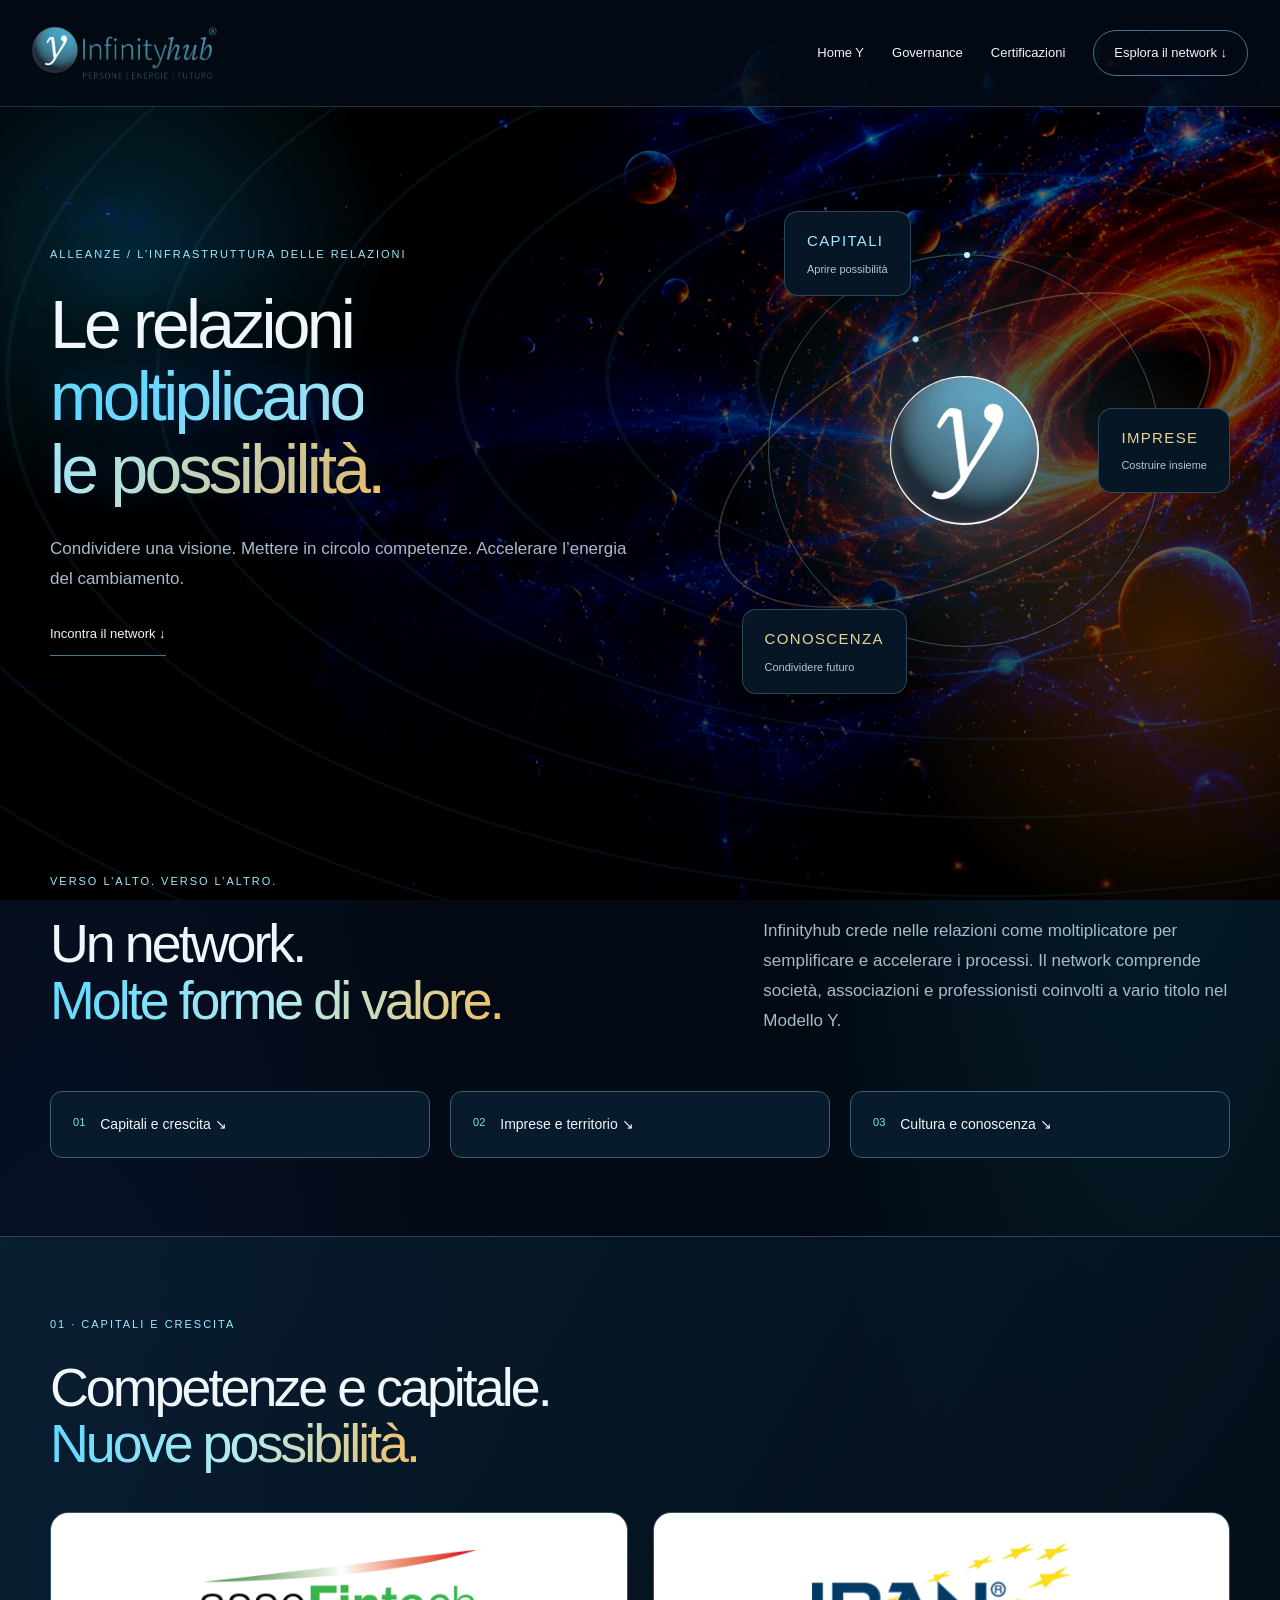
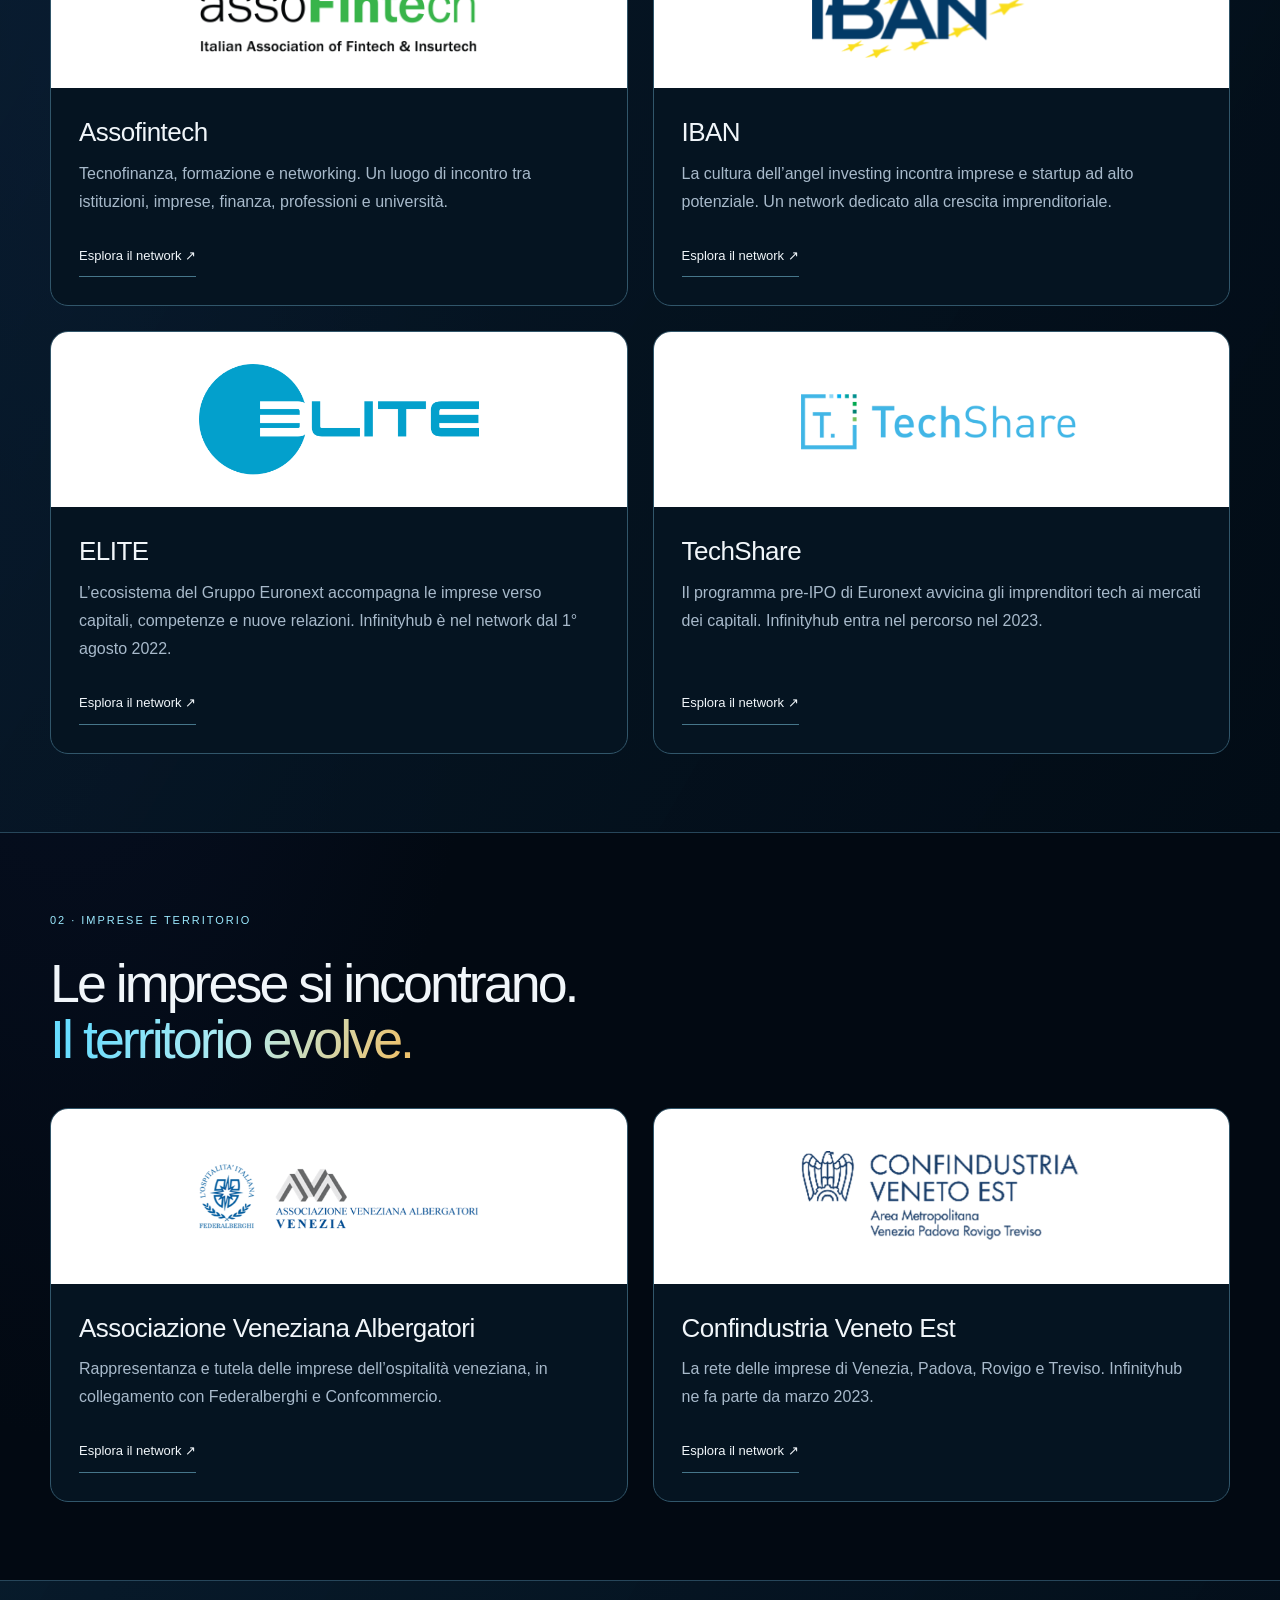
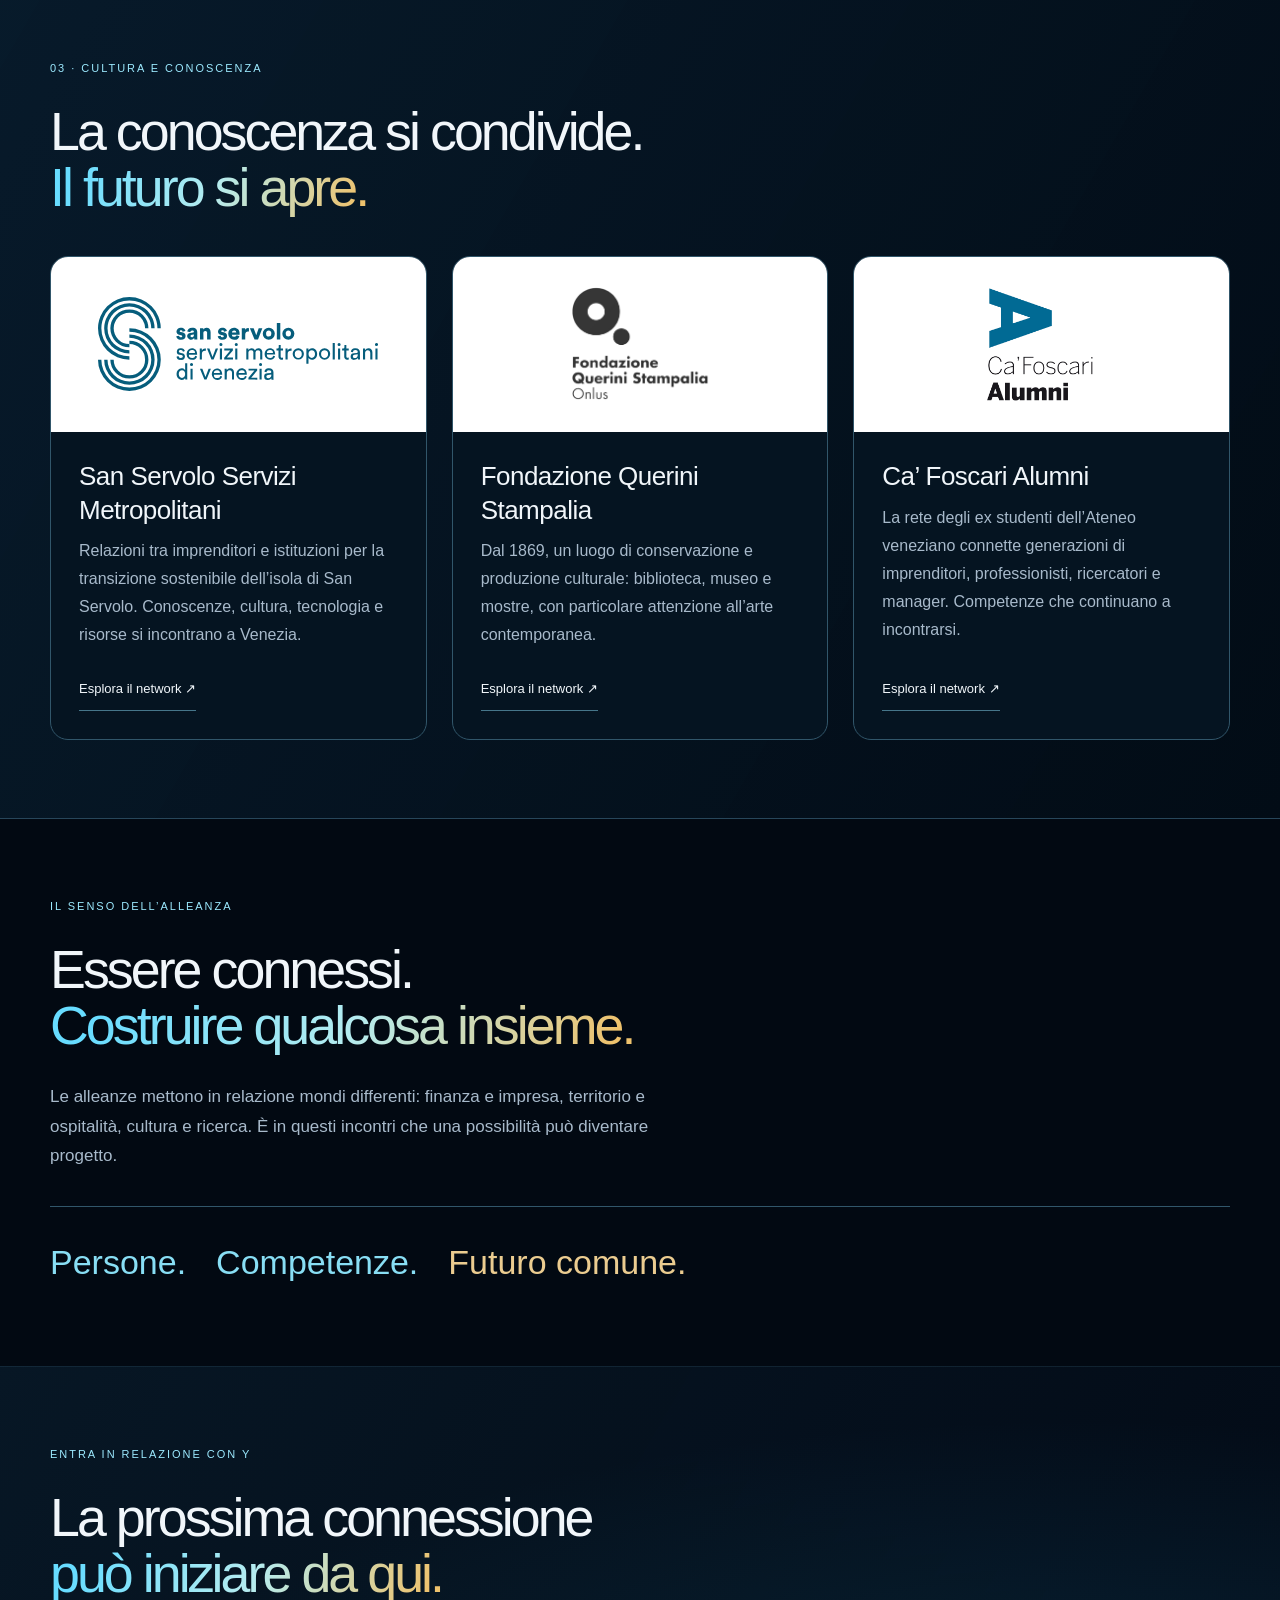
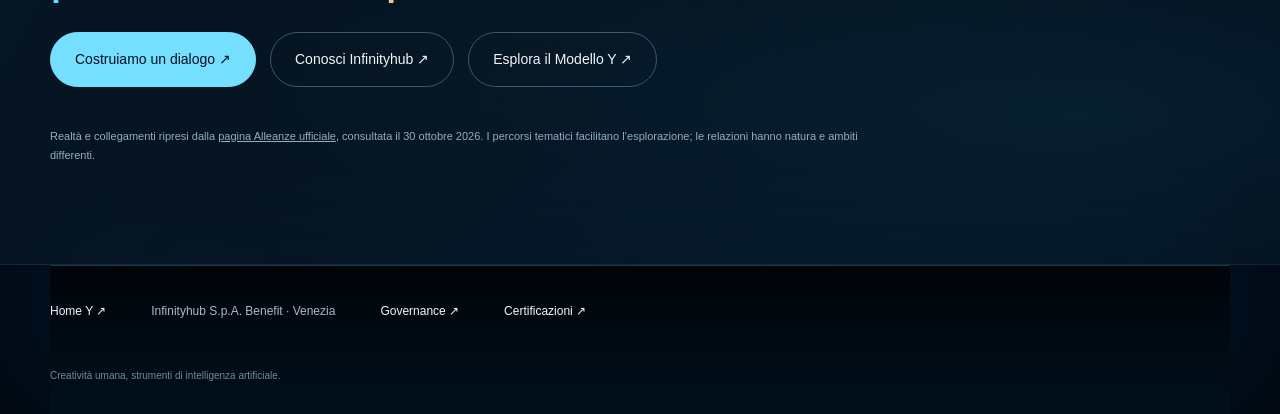
<file: alleanze.html>
<!DOCTYPE html><html lang="it"><head><meta charSet="utf-8"/><meta name="viewport" content="width=device-width, initial-scale=1"/><link rel="preload" as="image" href="https://maxbraghin.github.io/Y-sito-web-compilato/infinityhub-logo-header.webp"/><link rel="preload" as="image" href="https://maxbraghin.github.io/Y-sito-web-compilato/y-sigil-official.webp"/><link rel="stylesheet" href="https://maxbraghin.github.io/Y-sito-web-compilato/assets/index-CEZlg5I8.css" data-rsc-css-href="https://maxbraghin.github.io/Y-sito-web-compilato/assets/index-CEZlg5I8.css" data-precedence="vite-rsc/importer-resources"/><link rel="modulepreload" href="https://maxbraghin.github.io/Y-sito-web-compilato/assets/layout-segment-context-mVzhk-To.js" crossorigin=""/><link rel="modulepreload" href="https://maxbraghin.github.io/Y-sito-web-compilato/assets/rolldown-runtime-S-ySWqyJ.js" crossorigin=""/><link rel="modulepreload" href="https://maxbraghin.github.io/Y-sito-web-compilato/assets/index-G_3Nyw4M.js" crossorigin=""/><link rel="modulepreload" href="https://maxbraghin.github.io/Y-sito-web-compilato/assets/framework-CXnKph_e.js" crossorigin=""/><link rel="modulepreload" href="https://maxbraghin.github.io/Y-sito-web-compilato/assets/analytics-CqwSuLws.js" crossorigin=""/><title>Alleanze · Infinityhub</title><meta name="description" content="Relazioni di valore che accelerano l’energia. Il network Infinityhub."/><meta name="robots" content="noindex, nofollow"/><meta property="og:title" content="Infinityhub · Y Infrastructure Platform"/><meta property="og:description" content="Infinityhub S.p.A. Benefit: Portale Y, infrastruttura digitale e relazionale per la transizione energetica partecipata."/><meta property="og:url" content="https://infinityhub-y-home.mbraghin.chatgpt.site/"/><meta property="og:site_name" content="Infinityhub"/><meta property="og:type" content="website"/><meta property="og:locale" content="it_IT"/><meta property="og:image" content="https://infinityhub-y-home.mbraghin.chatgpt.site/y-social-preview-home-20261015.jpg"/><meta property="og:image:width" content="1320"/><meta property="og:image:height" content="1580"/><meta property="og:image:type" content="image/jpeg"/><meta property="og:image:alt" content="Infinityhub · La transizione energetica prende forma quando tutto si connette."/><meta name="twitter:card" content="summary_large_image"/><meta name="twitter:title" content="Infinityhub · Y Infrastructure Platform"/><meta name="twitter:description" content="Infinityhub S.p.A. Benefit: Portale Y, infrastruttura digitale e relazionale per la transizione energetica partecipata."/><meta name="twitter:image" content="https://infinityhub-y-home.mbraghin.chatgpt.site/y-social-preview-home-20261015.jpg"/><link rel="icon" href="https://infinityhub-y-home.mbraghin.chatgpt.site/y-sigil-official.webp"/><link rel="apple-touch-icon" href="https://infinityhub-y-home.mbraghin.chatgpt.site/y-sigil-official.webp"/><script>self.__VINEXT_RSC_PARAMS__={}</script><script>self.__VINEXT_RSC_NAV__={"pathname":"/alleanze","searchParams":[]}</script><link rel="modulepreload" href="https://maxbraghin.github.io/Y-sito-web-compilato/assets/index-G_3Nyw4M.js" />
</head><body><main class="about-y governance-y alliances-y"><header class="ay-nav"><a href="/" aria-label="Home Y"><img src="https://maxbraghin.github.io/Y-sito-web-compilato/infinityhub-logo-header.webp" width="938" height="313" alt="Infinityhub"/></a><nav><a href="/">Home Y</a><a href="/governance">Governance</a><a href="/certificazioni">Certificazioni</a><a class="ay-nav-contact" href="#network">Esplora il network ↓</a></nav></header><section class="ay-wrap ay-section al-hero"><div><span class="ay-kicker">ALLEANZE / L’INFRASTRUTTURA DELLE RELAZIONI</span><h1>Le relazioni<br/><em>moltiplicano<br/>le possibilità.</em></h1><p>Condividere una visione. Mettere in circolo competenze. Accelerare l’energia del cambiamento.</p><a class="ay-link" href="#network">Incontra il network ↓</a></div><div class="al-cosmos" role="img" aria-label="Il Modello Y connette capitali, imprese e conoscenza"><i></i><i></i><img src="https://maxbraghin.github.io/Y-sito-web-compilato/y-sigil-official.webp" width="180" height="180" alt=""/><span>CAPITALI<small>Aprire possibilità</small></span><span>IMPRESE<small>Costruire insieme</small></span><span>CONOSCENZA<small>Condividere futuro</small></span></div></section><section class="ay-wrap ay-section" id="network"><span class="ay-kicker">VERSO L’ALTO. VERSO L’ALTRO.</span><div class="ay-section-heading"><h2>Un network.<br/><em>Molte forme di valore.</em></h2><p>Infinityhub crede nelle relazioni come moltiplicatore per semplificare e accelerare i processi. Il network comprende società, associazioni e professionisti coinvolti a vario titolo nel Modello Y.</p></div><nav class="al-paths" aria-label="Percorsi delle alleanze"><a href="#capitali"><span>0<!-- -->1</span>Capitali e crescita<!-- --> ↘</a><a href="#territorio"><span>0<!-- -->2</span>Imprese e territorio<!-- --> ↘</a><a href="#cultura"><span>0<!-- -->3</span>Cultura e conoscenza<!-- --> ↘</a></nav></section><section class="ay-section al-group al-group-0" id="capitali"><div class="ay-wrap"><span class="ay-kicker">0<!-- -->1<!-- --> · <!-- -->CAPITALI E CRESCITA</span><h2>Competenze e capitale.<br/><em>Nuove possibilità.</em></h2><div class="al-grid"><article class="al-card"><div class="al-logo"><img src="https://maxbraghin.github.io/Y-sito-web-compilato/alleanze/Infinityhub-alleanze-Assofintech.png" alt="Assofintech" loading="lazy" width="300" height="140"/></div><div class="al-copy"><h3>Assofintech</h3><p>Tecnofinanza, formazione e networking. Un luogo di incontro tra istituzioni, imprese, finanza, professioni e università.</p><a class="ay-link" href="http://www.assofintech.org" target="_blank" rel="noreferrer" aria-label="Visita il sito di Assofintech">Esplora il network ↗</a></div></article><article class="al-card"><div class="al-logo"><img src="https://maxbraghin.github.io/Y-sito-web-compilato/alleanze/Infinityhub-alleanze-Iban.png" alt="IBAN" loading="lazy" width="300" height="140"/></div><div class="al-copy"><h3>IBAN</h3><p>La cultura dell’angel investing incontra imprese e startup ad alto potenziale. Un network dedicato alla crescita imprenditoriale.</p><a class="ay-link" href="https://www.iban.it/" target="_blank" rel="noreferrer" aria-label="Visita il sito di IBAN">Esplora il network ↗</a></div></article><article class="al-card"><div class="al-logo"><img src="https://maxbraghin.github.io/Y-sito-web-compilato/alleanze/Infinityhub-alleanze-Elite.png" alt="ELITE" loading="lazy" width="300" height="140"/></div><div class="al-copy"><h3>ELITE</h3><p>L’ecosistema del Gruppo Euronext accompagna le imprese verso capitali, competenze e nuove relazioni. Infinityhub è nel network dal 1° agosto 2022.</p><a class="ay-link" href="http://elite-network.com" target="_blank" rel="noreferrer" aria-label="Visita il sito di ELITE">Esplora il network ↗</a></div></article><article class="al-card"><div class="al-logo"><img src="https://maxbraghin.github.io/Y-sito-web-compilato/alleanze/Infinityhub-alleanze-Techshare.png" alt="TechShare" loading="lazy" width="300" height="140"/></div><div class="al-copy"><h3>TechShare</h3><p>Il programma pre-IPO di Euronext avvicina gli imprenditori tech ai mercati dei capitali. Infinityhub entra nel percorso nel 2023.</p><a class="ay-link" href="https://www.euronext.com/en/raise-capital/pre-ipo-programmes/techshare" target="_blank" rel="noreferrer" aria-label="Visita il sito di TechShare">Esplora il network ↗</a></div></article></div></div></section><section class="ay-section al-group al-group-1" id="territorio"><div class="ay-wrap"><span class="ay-kicker">0<!-- -->2<!-- --> · <!-- -->IMPRESE E TERRITORIO</span><h2>Le imprese si incontrano.<br/><em>Il territorio evolve.</em></h2><div class="al-grid"><article class="al-card"><div class="al-logo"><img src="https://maxbraghin.github.io/Y-sito-web-compilato/alleanze/Infinityhub-alleanze-Associazione_Veneziana_Albergatori.png" alt="Associazione Veneziana Albergatori" loading="lazy" width="300" height="140"/></div><div class="al-copy"><h3>Associazione Veneziana Albergatori</h3><p>Rappresentanza e tutela delle imprese dell’ospitalità veneziana, in collegamento con Federalberghi e Confcommercio.</p><a class="ay-link" href="http://www.venezia.federalberghi.it/index.aspx" target="_blank" rel="noreferrer" aria-label="Visita il sito di Associazione Veneziana Albergatori">Esplora il network ↗</a></div></article><article class="al-card"><div class="al-logo"><img src="https://maxbraghin.github.io/Y-sito-web-compilato/alleanze/ConfindustriaVenetoEst-.png" alt="Confindustria Veneto Est" loading="lazy" width="300" height="140"/></div><div class="al-copy"><h3>Confindustria Veneto Est</h3><p>La rete delle imprese di Venezia, Padova, Rovigo e Treviso. Infinityhub ne fa parte da marzo 2023.</p><a class="ay-link" href="https://www.assindustriavenetocentro.it" target="_blank" rel="noreferrer" aria-label="Visita il sito di Confindustria Veneto Est">Esplora il network ↗</a></div></article></div></div></section><section class="ay-section al-group al-group-2" id="cultura"><div class="ay-wrap"><span class="ay-kicker">0<!-- -->3<!-- --> · <!-- -->CULTURA E CONOSCENZA</span><h2>La conoscenza si condivide.<br/><em>Il futuro si apre.</em></h2><div class="al-grid"><article class="al-card"><div class="al-logo"><img src="https://maxbraghin.github.io/Y-sito-web-compilato/alleanze/logo-san-servolo-servizi.svg" alt="San Servolo Servizi Metropolitani" loading="lazy" width="300" height="140"/></div><div class="al-copy"><h3>San Servolo Servizi Metropolitani</h3><p>Relazioni tra imprenditori e istituzioni per la transizione sostenibile dell’isola di San Servolo. Conoscenze, cultura, tecnologia e risorse si incontrano a Venezia.</p><a class="ay-link" href="https://servizimetropolitani.ve.it/it/" target="_blank" rel="noreferrer" aria-label="Visita il sito di San Servolo Servizi Metropolitani">Esplora il network ↗</a></div></article><article class="al-card"><div class="al-logo"><img src="https://maxbraghin.github.io/Y-sito-web-compilato/alleanze/Infinityhub-alleanze-Fondazione_Querini_Stampalia_Onlus.png" alt="Fondazione Querini Stampalia" loading="lazy" width="300" height="140"/></div><div class="al-copy"><h3>Fondazione Querini Stampalia</h3><p>Dal 1869, un luogo di conservazione e produzione culturale: biblioteca, museo e mostre, con particolare attenzione all’arte contemporanea.</p><a class="ay-link" href="http://querinistampalia.org" target="_blank" rel="noreferrer" aria-label="Visita il sito di Fondazione Querini Stampalia">Esplora il network ↗</a></div></article><article class="al-card"><div class="al-logo"><img src="https://maxbraghin.github.io/Y-sito-web-compilato/alleanze/Infinityhub-alleanze-Ca_Foscari.png" alt="Ca’ Foscari Alumni" loading="lazy" width="300" height="140"/></div><div class="al-copy"><h3>Ca’ Foscari Alumni</h3><p>La rete degli ex studenti dell’Ateneo veneziano connette generazioni di imprenditori, professionisti, ricercatori e manager. Competenze che continuano a incontrarsi.</p><a class="ay-link" href="http://www.cafoscarialumni.it" target="_blank" rel="noreferrer" aria-label="Visita il sito di Ca’ Foscari Alumni">Esplora il network ↗</a></div></article></div></div></section><section class="ay-wrap ay-section"><span class="ay-kicker">IL SENSO DELL’ALLEANZA</span><h2>Essere connessi.<br/><em>Costruire qualcosa insieme.</em></h2><p>Le alleanze mettono in relazione mondi differenti: finanza e impresa, territorio e ospitalità, cultura e ricerca. È in questi incontri che una possibilità può diventare progetto.</p><div class="al-values"><span>Persone.</span><span>Competenze.</span><span>Futuro comune.</span></div></section><section class="gy-close ay-section"><div class="ay-wrap"><span class="ay-kicker">ENTRA IN RELAZIONE CON Y</span><h2>La prossima connessione<br/><em>può iniziare da qui.</em></h2><div class="ay-actions"><a href="https://www.infinityhub.it/contatti/">Costruiamo un dialogo ↗</a><a href="/chi-siamo">Conosci Infinityhub ↗</a><a href="/">Esplora il Modello Y ↗</a></div><p class="al-source">Realtà e collegamenti ripresi dalla <a href="https://www.infinityhub.it/alleanze/">pagina Alleanze ufficiale</a>, consultata il 30 ottobre 2026. I percorsi tematici facilitano l’esplorazione; le relazioni hanno natura e ambiti differenti.</p></div></section><footer class="ay-footer ay-wrap"><a href="/">Home Y ↗</a><p>Infinityhub S.p.A. Benefit · Venezia</p><a href="/governance">Governance ↗</a><a href="/certificazioni">Certificazioni ↗</a><small>Creatività umana, strumenti di intelligenza artificiale.</small></footer></main><script id="_R_">import("https://maxbraghin.github.io/Y-sito-web-compilato/assets/index-G_3Nyw4M.js")</script></body></html><script>self.__VINEXT_RSC_CHUNKS__=self.__VINEXT_RSC_CHUNKS__||[];self.__VINEXT_RSC_CHUNKS__.push("2:I[\"62e3b14496c3\",[],\"Children\",1]\n3:I[\"d4d09d4aa3d5\",[],\"default\",1]\n4:I[\"4ad9719ea7d9\",[],\"LayoutSegmentProvider\",1]\n5:I[\"62e3b14496c3\",[],\"Slot\",1]\n6:I[\"bc8235decf03\",[],\"RedirectBoundary\",1]\n:HL[\"https://maxbraghin.github.io/Y-sito-web-compilato/assets/index-CEZlg5I8.css\",\"style\"]\n")</script><script>self.__VINEXT_RSC_CHUNKS__=self.__VINEXT_RSC_CHUNKS__||[];self.__VINEXT_RSC_CHUNKS__.push("0:{\"__route\":\"route:/alleanze\",\"__interceptionContext\":null,\"__layoutIds\":[\"layout:/\"],\"__rootLayout\":\"/\",\"page:/alleanze\":\"$L1\",\"layout:/\":[[[[\"$\",\"link\",\"css:https://maxbraghin.github.io/Y-sito-web-compilato/assets/index-CEZlg5I8.css\",{\"rel\":\"stylesheet\",\"precedence\":\"vite-rsc/importer-resources\",\"href\":\"https://maxbraghin.github.io/Y-sito-web-compilato/assets/index-CEZlg5I8.css\",\"data-rsc-css-href\":\"https://maxbraghin.github.io/Y-sito-web-compilato/assets/index-CEZlg5I8.css\"}],\"$undefined\"],[\"$\",\"html\",null,{\"lang\":\"it\",\"children\":[\"$\",\"body\",null,{\"children\":[[\"$\",\"$L2\",null,{}],[\"$\",\"$L3\",null,{}]]}]}]],null],\"route:/alleanze\":[[[\"$\",\"meta\",null,{\"charSet\":\"utf-8\"}],[[\"$\",\"title\",\"0\",{\"children\":\"Alleanze · Infinityhub\"}],[\"$\",\"meta\",\"1\",{\"name\":\"description\",\"content\":\"Relazioni di valore che accelerano l’energia. Il network Infinityhub.\"}],[\"$\",\"meta\",\"2\",{\"name\":\"robots\",\"content\":\"noindex, nofollow\"}],[\"$\",\"meta\",\"3\",{\"property\":\"og:title\",\"content\":\"Infinityhub · Y Infrastructure Platform\"}],[\"$\",\"meta\",\"4\",{\"property\":\"og:description\",\"content\":\"Infinityhub S.p.A. Benefit: Portale Y, infrastruttura digitale e relazionale per la transizione energetica partecipata.\"}],[\"$\",\"meta\",\"5\",{\"property\":\"og:url\",\"content\":\"https://infinityhub-y-home.mbraghin.chatgpt.site/\"}],[\"$\",\"meta\",\"6\",{\"property\":\"og:site_name\",\"content\":\"Infinityhub\"}],[\"$\",\"meta\",\"7\",{\"property\":\"og:type\",\"content\":\"website\"}],[\"$\",\"meta\",\"8\",{\"property\":\"og:locale\",\"content\":\"it_IT\"}],[\"$\",\"meta\",\"9\",{\"property\":\"og:image\",\"content\":\"https://infinityhub-y-home.mbraghin.chatgpt.site/y-social-preview-home-20261015.jpg\"}],[\"$\",\"meta\",\"10\",{\"property\":\"og:image:width\",\"content\":\"1320\"}],[\"$\",\"meta\",\"11\",{\"property\":\"og:image:height\",\"content\":\"1580\"}],[\"$\",\"meta\",\"12\",{\"property\":\"og:image:type\",\"content\":\"image/jpeg\"}],[\"$\",\"meta\",\"13\",{\"property\":\"og:image:alt\",\"content\":\"Infinityhub · La transizione energetica prende forma quando tutto si connette.\"}],[\"$\",\"meta\",\"14\",{\"name\":\"twitter:card\",\"content\":\"summary_large_image\"}],[\"$\",\"meta\",\"15\",{\"name\":\"twitter:title\",\"content\":\"Infinityhub · Y Infrastructure Platform\"}],[\"$\",\"meta\",\"16\",{\"name\":\"twitter:description\",\"content\":\"Infinityhub S.p.A. Benefit: Portale Y, infrastruttura digitale e relazionale per la transizione energetica partecipata.\"}],[\"$\",\"meta\",\"17\",{\"name\":\"twitter:image\",\"content\":\"https://infinityhub-y-home.mbraghin.chatgpt.site/y-social-preview-home-20261015.jpg\"}],[\"$\",\"link\",\"18\",{\"rel\":\"icon\",\"href\":\"https://infinityhub-y-home.mbraghin.chatgpt.site/y-sigil-official.webp\"}],[\"$\",\"link\",\"19\",{\"rel\":\"apple-touch-icon\",\"href\":\"https://infinityhub-y-home.mbraghin.chatgpt.site/y-sigil-official.webp\"}]],[[\"$\",\"meta\",\"0\",{\"name\":\"viewport\",\"content\":\"width=device-width, initial-scale=1\"}]]],[\"$\",\"$L4\",null,{\"segmentMap\":{\"children\":[\"alleanze\"]},\"children\":[\"$\",\"$L5\",null,{\"id\":\"layout:/\",\"parallelSlots\":\"$undefined\",\"children\":[\"$\",\"$L6\",null,{\"children\":[\"$\",\"$L4\",null,{\"segmentMap\":{\"children\":[]},\"children\":[\"$\",\"$L5\",null,{\"id\":\"page:/alleanze\"}]}]}]}]}]],\"__layoutFlags\":{\"layout:/\":\"s\"},\"__artifactCompatibility\":{\"schemaVersion\":1,\"graphVersion\":\"app-route-graph:2bagyw122v18c\",\"deploymentVersion\":\"3b52bec0-a794-4752-82b1-052670b981c1\",\"appElementsSchemaVersion\":1,\"rscPayloadSchemaVersion\":1,\"rootBoundaryId\":\"/\",\"renderEpoch\":null}}\n")</script><script>self.__VINEXT_RSC_CHUNKS__=self.__VINEXT_RSC_CHUNKS__||[];self.__VINEXT_RSC_CHUNKS__.push(":HL[\"https://maxbraghin.github.io/Y-sito-web-compilato/infinityhub-logo-header.webp\",\"image\"]\n:HL[\"https://maxbraghin.github.io/Y-sito-web-compilato/y-sigil-official.webp\",\"image\"]\n")</script><script>self.__VINEXT_RSC_CHUNKS__=self.__VINEXT_RSC_CHUNKS__||[];self.__VINEXT_RSC_CHUNKS__.push("1:[[[\"$\",\"link\",\"css:https://maxbraghin.github.io/Y-sito-web-compilato/assets/index-CEZlg5I8.css\",{\"rel\":\"stylesheet\",\"precedence\":\"vite-rsc/importer-resources\",\"href\":\"https://maxbraghin.github.io/Y-sito-web-compilato/assets/index-CEZlg5I8.css\",\"data-rsc-css-href\":\"https://maxbraghin.github.io/Y-sito-web-compilato/assets/index-CEZlg5I8.css\"}],\"$undefined\"],[\"$\",\"main\",null,{\"className\":\"about-y governance-y alliances-y\",\"children\":[[\"$\",\"header\",null,{\"className\":\"ay-nav\",\"children\":[[\"$\",\"a\",null,{\"href\":\"/\",\"aria-label\":\"Home Y\",\"children\":[\"$\",\"img\",null,{\"src\":\"https://maxbraghin.github.io/Y-sito-web-compilato/infinityhub-logo-header.webp\",\"width\":\"938\",\"height\":\"313\",\"alt\":\"Infinityhub\"}]}],[\"$\",\"nav\",null,{\"children\":[[\"$\",\"a\",null,{\"href\":\"/\",\"children\":\"Home Y\"}],[\"$\",\"a\",null,{\"href\":\"/governance\",\"children\":\"Governance\"}],[\"$\",\"a\",null,{\"href\":\"/certificazioni\",\"children\":\"Certificazioni\"}],[\"$\",\"a\",null,{\"className\":\"ay-nav-contact\",\"href\":\"#network\",\"children\":\"Esplora il network ↓\"}]]}]]}],[\"$\",\"section\",null,{\"className\":\"ay-wrap ay-section al-hero\",\"children\":[[\"$\",\"div\",null,{\"children\":[[\"$\",\"span\",null,{\"className\":\"ay-kicker\",\"children\":\"ALLEANZE / L’INFRASTRUTTURA DELLE RELAZIONI\"}],[\"$\",\"h1\",null,{\"children\":[\"Le relazioni\",[\"$\",\"br\",null,{}],[\"$\",\"em\",null,{\"children\":[\"moltiplicano\",[\"$\",\"br\",null,{}],\"le possibilità.\"]}]]}],[\"$\",\"p\",null,{\"children\":\"Condividere una visione. Mettere in circolo competenze. Accelerare l’energia del cambiamento.\"}],[\"$\",\"a\",null,{\"className\":\"ay-link\",\"href\":\"#network\",\"children\":\"Incontra il network ↓\"}]]}],[\"$\",\"div\",null,{\"className\":\"al-cosmos\",\"role\":\"img\",\"aria-label\":\"Il Modello Y connette capitali, imprese e conoscenza\",\"children\":[[\"$\",\"i\",null,{}],[\"$\",\"i\",null,{}],[\"$\",\"img\",null,{\"src\":\"https://maxbraghin.github.io/Y-sito-web-compilato/y-sigil-official.webp\",\"width\":\"180\",\"height\":\"180\",\"alt\":\"\"}],[\"$\",\"span\",null,{\"children\":[\"CAPITALI\",[\"$\",\"small\",null,{\"children\":\"Aprire possibilità\"}]]}],[\"$\",\"span\",null,{\"children\":[\"IMPRESE\",[\"$\",\"small\",null,{\"children\":\"Costruire insieme\"}]]}],[\"$\",\"span\",null,{\"children\":[\"CONOSCENZA\",[\"$\",\"small\",null,{\"children\":\"Condividere futuro\"}]]}]]}]]}],[\"$\",\"section\",null,{\"className\":\"ay-wrap ay-section\",\"id\":\"network\",\"children\":[[\"$\",\"span\",null,{\"className\":\"ay-kicker\",\"children\":\"VERSO L’ALTO. VERSO L’ALTRO.\"}],[\"$\",\"div\",null,{\"className\":\"ay-section-heading\",\"children\":[[\"$\",\"h2\",null,{\"children\":[\"Un network.\",[\"$\",\"br\",null,{}],[\"$\",\"em\",null,{\"children\":\"Molte forme di valore.\"}]]}],[\"$\",\"p\",null,{\"children\":\"Infinityhub crede nelle relazioni come moltiplicatore per semplificare e accelerare i processi. Il network comprende società, associazioni e professionisti coinvolti a vario titolo nel Modello Y.\"}]]}],[\"$\",\"nav\",null,{\"className\":\"al-paths\",\"aria-label\":\"Percorsi delle alleanze\",\"children\":[[\"$\",\"a\",\"capitali\",{\"href\":\"#capitali\",\"children\":[[\"$\",\"span\",null,{\"children\":[\"0\",1]}],\"Capitali e crescita\",\" ↘\"]}],[\"$\",\"a\",\"territorio\",{\"href\":\"#territorio\",\"children\":[[\"$\",\"span\",null,{\"children\":[\"0\",2]}],\"Imprese e territorio\",\" ↘\"]}],[\"$\",\"a\",\"cultura\",{\"href\":\"#cultura\",\"children\":[[\"$\",\"span\",null,{\"children\":[\"0\",3]}],\"Cultura e conoscenza\",\" ↘\"]}]]}]]}],[[\"$\",\"section\",\"capitali\",{\"className\":\"ay-section al-group al-group-0\",\"id\":\"capitali\",\"children\":[\"$\",\"div\",null,{\"className\":\"ay-wrap\",\"children\":[[\"$\",\"span\",null,{\"className\":\"ay-kicker\",\"children\":[\"0\",1,\" · \",\"CAPITALI E CRESCITA\"]}],[\"$\",\"h2\",null,{\"children\":[\"Competenze e capitale.\",[\"$\",\"br\",null,{}],[\"$\",\"em\",null,{\"children\":\"Nuove possibilità.\"}]]}],[\"$\",\"div\",null,{\"className\":\"al-grid\",\"children\":[[\"$\",\"article\",\"Assofintech\",{\"className\":\"al-card\",\"children\":[[\"$\",\"div\",null,{\"className\":\"al-logo\",\"children\":[\"$\",\"img\",null,{\"src\":\"https://maxbraghin.github.io/Y-sito-web-compilato/alleanze/Infinityhub-alleanze-Assofintech.png\",\"alt\":\"Assofintech\",\"loading\":\"lazy\",\"width\":\"300\",\"height\":\"140\"}]}],[\"$\",\"div\",null,{\"className\":\"al-copy\",\"children\":[[\"$\",\"h3\",null,{\"children\":\"Assofintech\"}],[\"$\",\"p\",null,{\"children\":\"Tecnofinanza, formazione e networking. Un luogo di incontro tra istituzioni, imprese, finanza, professioni e università.\"}],[\"$\",\"a\",null,{\"className\":\"ay-link\",\"href\":\"http://www.assofintech.org\",\"target\":\"_blank\",\"rel\":\"noreferrer\",\"aria-label\":\"Visita il sito di Assofintech\",\"children\":\"Esplora il network ↗\"}]]}]]}],[\"$\",\"article\",\"IBAN\",{\"className\":\"al-card\",\"children\":[[\"$\",\"div\",null,{\"className\":\"al-logo\",\"children\":[\"$\",\"img\",null,{\"src\":\"https://maxbraghin.github.io/Y-sito-web-compilato/alleanze/Infinityhub-alleanze-Iban.png\",\"alt\":\"IBAN\",\"loading\":\"lazy\",\"width\":\"300\",\"height\":\"140\"}]}],[\"$\",\"div\",null,{\"className\":\"al-copy\",\"children\":[[\"$\",\"h3\",null,{\"children\":\"IBAN\"}],\"$L7\",\"$L8\"]}]]}],\"$L9\",\"$La\"]}]]}]}],\"$Lb\",\"$Lc\"],\"$Ld\",\"$Le\",\"$Lf\"]}]]\n")</script><script>self.__VINEXT_RSC_CHUNKS__=self.__VINEXT_RSC_CHUNKS__||[];self.__VINEXT_RSC_CHUNKS__.push("7:[\"$\",\"p\",null,{\"children\":\"La cultura dell’angel investing incontra imprese e startup ad alto potenziale. Un network dedicato alla crescita imprenditoriale.\"}]\n8:[\"$\",\"a\",null,{\"className\":\"ay-link\",\"href\":\"https://www.iban.it/\",\"target\":\"_blank\",\"rel\":\"noreferrer\",\"aria-label\":\"Visita il sito di IBAN\",\"children\":\"Esplora il network ↗\"}]\n9:[\"$\",\"article\",\"ELITE\",{\"className\":\"al-card\",\"children\":[[\"$\",\"div\",null,{\"className\":\"al-logo\",\"children\":[\"$\",\"img\",null,{\"src\":\"https://maxbraghin.github.io/Y-sito-web-compilato/alleanze/Infinityhub-alleanze-Elite.png\",\"alt\":\"ELITE\",\"loading\":\"lazy\",\"width\":\"300\",\"height\":\"140\"}]}],[\"$\",\"div\",null,{\"className\":\"al-copy\",\"children\":[[\"$\",\"h3\",null,{\"children\":\"ELITE\"}],[\"$\",\"p\",null,{\"children\":\"L’ecosistema del Gruppo Euronext accompagna le imprese verso capitali, competenze e nuove relazioni. Infinityhub è nel network dal 1° agosto 2022.\"}],[\"$\",\"a\",null,{\"className\":\"ay-link\",\"href\":\"http://elite-network.com\",\"target\":\"_blank\",\"rel\":\"noreferrer\",\"aria-label\":\"Visita il sito di ELITE\",\"children\":\"Esplora il network ↗\"}]]}]]}]\na:[\"$\",\"article\",\"TechShare\",{\"className\":\"al-card\",\"children\":[[\"$\",\"div\",null,{\"className\":\"al-logo\",\"children\":[\"$\",\"img\",null,{\"src\":\"https://maxbraghin.github.io/Y-sito-web-compilato/alleanze/Infinityhub-alleanze-Techshare.png\",\"alt\":\"TechShare\",\"loading\":\"lazy\",\"width\":\"300\",\"height\":\"140\"}]}],[\"$\",\"div\",null,{\"className\":\"al-copy\",\"children\":[[\"$\",\"h3\",null,{\"children\":\"TechShare\"}],[\"$\",\"p\",null,{\"children\":\"Il programma pre-IPO di Euronext avvicina gli imprenditori tech ai mercati dei capitali. Infinityhub entra nel percorso nel 2023.\"}],[\"$\",\"a\",null,{\"className\":\"ay-link\",\"href\":\"https://www.euronext.com/en/raise-capital/pre-ipo-programmes/techshare\",\"target\":\"_blank\",\"rel\":\"noreferrer\",\"aria-label\":\"Visita il sito di TechShare\",\"children\":\"Esplora il network ↗\"}]]}]]}]\n")</script><script>self.__VINEXT_RSC_CHUNKS__=self.__VINEXT_RSC_CHUNKS__||[];self.__VINEXT_RSC_CHUNKS__.push("b:[\"$\",\"section\",\"territorio\",{\"className\":\"ay-section al-group al-group-1\",\"id\":\"territorio\",\"children\":[\"$\",\"div\",null,{\"className\":\"ay-wrap\",\"children\":[[\"$\",\"span\",null,{\"className\":\"ay-kicker\",\"children\":[\"0\",2,\" · \",\"IMPRESE E TERRITORIO\"]}],[\"$\",\"h2\",null,{\"children\":[\"Le imprese si incontrano.\",[\"$\",\"br\",null,{}],[\"$\",\"em\",null,{\"children\":\"Il territorio evolve.\"}]]}],[\"$\",\"div\",null,{\"className\":\"al-grid\",\"children\":[[\"$\",\"article\",\"Associazione Veneziana Albergatori\",{\"className\":\"al-card\",\"children\":[[\"$\",\"div\",null,{\"className\":\"al-logo\",\"children\":[\"$\",\"img\",null,{\"src\":\"https://maxbraghin.github.io/Y-sito-web-compilato/alleanze/Infinityhub-alleanze-Associazione_Veneziana_Albergatori.png\",\"alt\":\"Associazione Veneziana Albergatori\",\"loading\":\"lazy\",\"width\":\"300\",\"height\":\"140\"}]}],[\"$\",\"div\",null,{\"className\":\"al-copy\",\"children\":[[\"$\",\"h3\",null,{\"children\":\"Associazione Veneziana Albergatori\"}],[\"$\",\"p\",null,{\"children\":\"Rappresentanza e tutela delle imprese dell’ospitalità veneziana, in collegamento con Federalberghi e Confcommercio.\"}],[\"$\",\"a\",null,{\"className\":\"ay-link\",\"href\":\"http://www.venezia.federalberghi.it/index.aspx\",\"target\":\"_blank\",\"rel\":\"noreferrer\",\"aria-label\":\"Visita il sito di Associazione Veneziana Albergatori\",\"children\":\"Esplora il network ↗\"}]]}]]}],[\"$\",\"article\",\"Confindustria Veneto Est\",{\"className\":\"al-card\",\"children\":[[\"$\",\"div\",null,{\"className\":\"al-logo\",\"children\":[\"$\",\"img\",null,{\"src\":\"https://maxbraghin.github.io/Y-sito-web-compilato/alleanze/ConfindustriaVenetoEst-.png\",\"alt\":\"Confindustria Veneto Est\",\"loading\":\"lazy\",\"width\":\"300\",\"height\":\"140\"}]}],[\"$\",\"div\",null,{\"className\":\"al-copy\",\"children\":[[\"$\",\"h3\",null,{\"children\":\"Confindustria Veneto Est\"}],[\"$\",\"p\",null,{\"children\":\"La rete delle imprese di Venezia, Padova, Rovigo e Treviso. Infinityhub ne fa parte da marzo 2023.\"}],[\"$\",\"a\",null,{\"className\":\"ay-link\",\"href\":\"https://www.assindustriavenetocentro.it\",\"target\":\"_blank\",\"rel\":\"noreferrer\",\"aria-label\":\"Visita il sito di Confindustria Veneto Est\",\"children\":\"Esplora il network ↗\"}]]}]]}]]}]]}]}]\n")</script><script>self.__VINEXT_RSC_CHUNKS__=self.__VINEXT_RSC_CHUNKS__||[];self.__VINEXT_RSC_CHUNKS__.push("c:[\"$\",\"section\",\"cultura\",{\"className\":\"ay-section al-group al-group-2\",\"id\":\"cultura\",\"children\":[\"$\",\"div\",null,{\"className\":\"ay-wrap\",\"children\":[[\"$\",\"span\",null,{\"className\":\"ay-kicker\",\"children\":[\"0\",3,\" · \",\"CULTURA E CONOSCENZA\"]}],[\"$\",\"h2\",null,{\"children\":[\"La conoscenza si condivide.\",[\"$\",\"br\",null,{}],[\"$\",\"em\",null,{\"children\":\"Il futuro si apre.\"}]]}],[\"$\",\"div\",null,{\"className\":\"al-grid\",\"children\":[[\"$\",\"article\",\"San Servolo Servizi Metropolitani\",{\"className\":\"al-card\",\"children\":[[\"$\",\"div\",null,{\"className\":\"al-logo\",\"children\":[\"$\",\"img\",null,{\"src\":\"https://maxbraghin.github.io/Y-sito-web-compilato/alleanze/logo-san-servolo-servizi.svg\",\"alt\":\"San Servolo Servizi Metropolitani\",\"loading\":\"lazy\",\"width\":\"300\",\"height\":\"140\"}]}],[\"$\",\"div\",null,{\"className\":\"al-copy\",\"children\":[[\"$\",\"h3\",null,{\"children\":\"San Servolo Servizi Metropolitani\"}],[\"$\",\"p\",null,{\"children\":\"Relazioni tra imprenditori e istituzioni per la transizione sostenibile dell’isola di San Servolo. Conoscenze, cultura, tecnologia e risorse si incontrano a Venezia.\"}],[\"$\",\"a\",null,{\"className\":\"ay-link\",\"href\":\"https://servizimetropolitani.ve.it/it/\",\"target\":\"_blank\",\"rel\":\"noreferrer\",\"aria-label\":\"Visita il sito di San Servolo Servizi Metropolitani\",\"children\":\"Esplora il network ↗\"}]]}]]}],[\"$\",\"article\",\"Fondazione Querini Stampalia\",{\"className\":\"al-card\",\"children\":[[\"$\",\"div\",null,{\"className\":\"al-logo\",\"children\":[\"$\",\"img\",null,{\"src\":\"https://maxbraghin.github.io/Y-sito-web-compilato/alleanze/Infinityhub-alleanze-Fondazione_Querini_Stampalia_Onlus.png\",\"alt\":\"Fondazione Querini Stampalia\",\"loading\":\"lazy\",\"width\":\"300\",\"height\":\"140\"}]}],[\"$\",\"div\",null,{\"className\":\"al-copy\",\"children\":[[\"$\",\"h3\",null,{\"children\":\"Fondazione Querini Stampalia\"}],[\"$\",\"p\",null,{\"children\":\"Dal 1869, un luogo di conservazione e produzione culturale: biblioteca, museo e mostre, con particolare attenzione all’arte contemporanea.\"}],[\"$\",\"a\",null,{\"className\":\"ay-link\",\"href\":\"http://querinistampalia.org\",\"target\":\"_blank\",\"rel\":\"noreferrer\",\"aria-label\":\"Visita il sito di Fondazione Querini Stampalia\",\"children\":\"Esplora il network ↗\"}]]}]]}],[\"$\",\"article\",\"Ca’ Foscari Alumni\",{\"className\":\"al-card\",\"children\":[[\"$\",\"div\",null,{\"className\":\"al-logo\",\"children\":[\"$\",\"img\",null,{\"src\":\"https://maxbraghin.github.io/Y-sito-web-compilato/alleanze/Infinityhub-alleanze-Ca_Foscari.png\",\"alt\":\"Ca’ Foscari Alumni\",\"loading\":\"lazy\",\"width\":\"300\",\"height\":\"140\"}]}],[\"$\",\"div\",null,{\"className\":\"al-copy\",\"children\":[[\"$\",\"h3\",null,{\"children\":\"Ca’ Foscari Alumni\"}],[\"$\",\"p\",null,{\"children\":\"La rete degli ex studenti dell’Ateneo veneziano connette generazioni di imprenditori, professionisti, ricercatori e manager. Competenze che continuano a incontrarsi.\"}],[\"$\",\"a\",null,{\"className\":\"ay-link\",\"href\":\"http://www.cafoscarialumni.it\",\"target\":\"_blank\",\"rel\":\"noreferrer\",\"aria-label\":\"Visita il sito di Ca’ Foscari Alumni\",\"children\":\"Esplora il network ↗\"}]]}]]}]]}]]}]}]\n")</script><script>self.__VINEXT_RSC_CHUNKS__=self.__VINEXT_RSC_CHUNKS__||[];self.__VINEXT_RSC_CHUNKS__.push("d:[\"$\",\"section\",null,{\"className\":\"ay-wrap ay-section\",\"children\":[[\"$\",\"span\",null,{\"className\":\"ay-kicker\",\"children\":\"IL SENSO DELL’ALLEANZA\"}],[\"$\",\"h2\",null,{\"children\":[\"Essere connessi.\",[\"$\",\"br\",null,{}],[\"$\",\"em\",null,{\"children\":\"Costruire qualcosa insieme.\"}]]}],[\"$\",\"p\",null,{\"children\":\"Le alleanze mettono in relazione mondi differenti: finanza e impresa, territorio e ospitalità, cultura e ricerca. È in questi incontri che una possibilità può diventare progetto.\"}],[\"$\",\"div\",null,{\"className\":\"al-values\",\"children\":[[\"$\",\"span\",null,{\"children\":\"Persone.\"}],[\"$\",\"span\",null,{\"children\":\"Competenze.\"}],[\"$\",\"span\",null,{\"children\":\"Futuro comune.\"}]]}]]}]\ne:[\"$\",\"section\",null,{\"className\":\"gy-close ay-section\",\"children\":[\"$\",\"div\",null,{\"className\":\"ay-wrap\",\"children\":[[\"$\",\"span\",null,{\"className\":\"ay-kicker\",\"children\":\"ENTRA IN RELAZIONE CON Y\"}],[\"$\",\"h2\",null,{\"children\":[\"La prossima connessione\",[\"$\",\"br\",null,{}],[\"$\",\"em\",null,{\"children\":\"può iniziare da qui.\"}]]}],[\"$\",\"div\",null,{\"className\":\"ay-actions\",\"children\":[[\"$\",\"a\",null,{\"href\":\"https://www.infinityhub.it/contatti/\",\"children\":\"Costruiamo un dialogo ↗\"}],[\"$\",\"a\",null,{\"href\":\"/chi-siamo\",\"children\":\"Conosci Infinityhub ↗\"}],[\"$\",\"a\",null,{\"href\":\"/\",\"children\":\"Esplora il Modello Y ↗\"}]]}],[\"$\",\"p\",null,{\"className\":\"al-source\",\"children\":[\"Realtà e collegamenti ripresi dalla \",[\"$\",\"a\",null,{\"href\":\"https://www.infinityhub.it/alleanze/\",\"children\":\"pagina Alleanze ufficiale\"}],\", consultata il 30 ottobre 2026. I percorsi tematici facilitano l’esplorazione; le relazioni hanno natura e ambiti differenti.\"]}]]}]}]\n")</script><script>self.__VINEXT_RSC_CHUNKS__=self.__VINEXT_RSC_CHUNKS__||[];self.__VINEXT_RSC_CHUNKS__.push("f:[\"$\",\"footer\",null,{\"className\":\"ay-footer ay-wrap\",\"children\":[[\"$\",\"a\",null,{\"href\":\"/\",\"children\":\"Home Y ↗\"}],[\"$\",\"p\",null,{\"children\":\"Infinityhub S.p.A. Benefit · Venezia\"}],[\"$\",\"a\",null,{\"href\":\"/governance\",\"children\":\"Governance ↗\"}],[\"$\",\"a\",null,{\"href\":\"/certificazioni\",\"children\":\"Certificazioni ↗\"}],[\"$\",\"small\",null,{\"children\":\"Creatività umana, strumenti di intelligenza artificiale.\"}]]}]\n")</script><script>self.__VINEXT_RSC_DONE__=true</script>
</file>
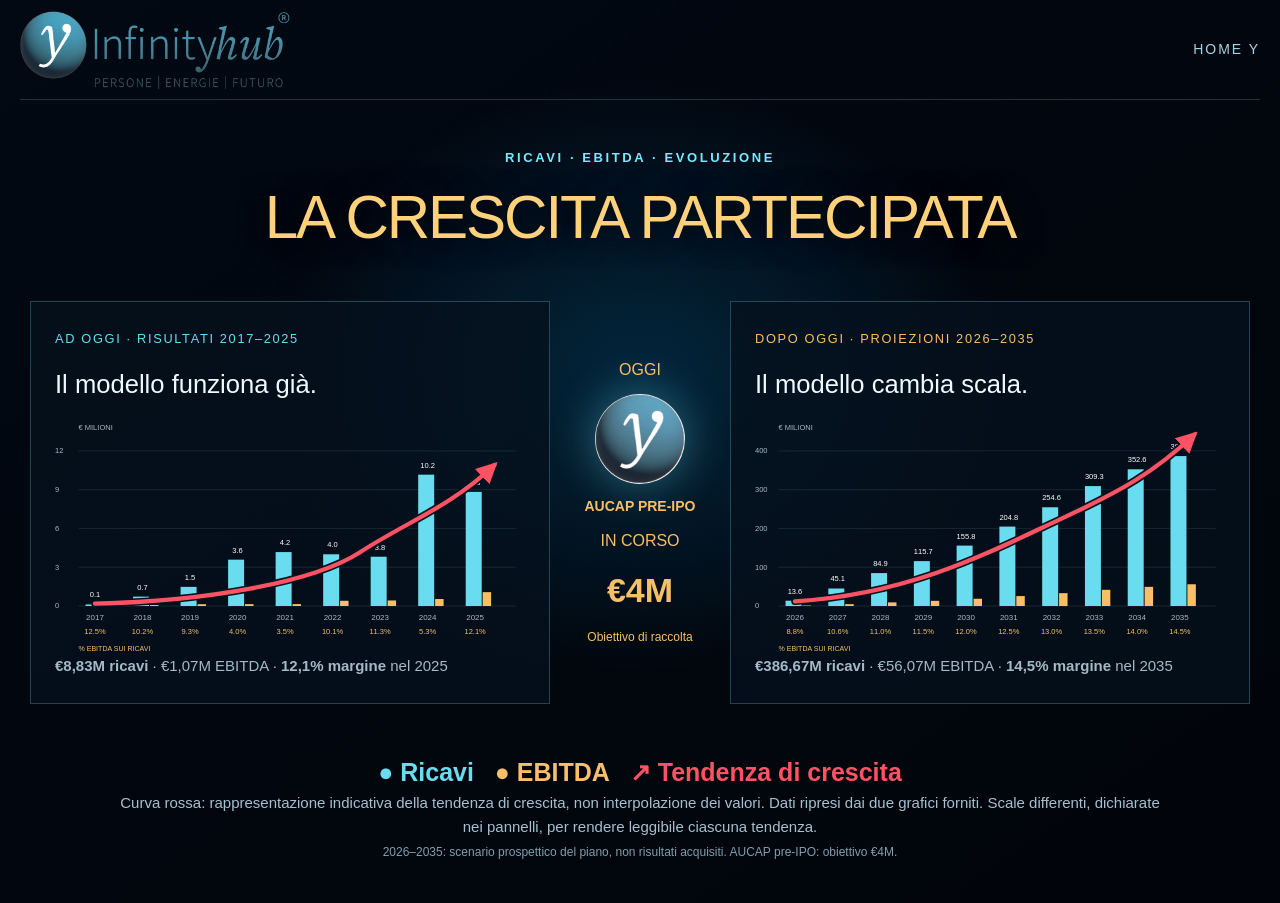
<file: capitale-y.html>
<!DOCTYPE html><html lang="it"><head><meta charSet="utf-8"/><meta name="viewport" content="width=device-width, initial-scale=1"/><link rel="preload" as="image" href="https://maxbraghin.github.io/Y-sito-web-compilato/infinityhub-logo-header.webp"/><link rel="preload" as="image" href="https://maxbraghin.github.io/Y-sito-web-compilato/y-sigil-official.webp"/><link rel="stylesheet" href="https://maxbraghin.github.io/Y-sito-web-compilato/assets/index-CEZlg5I8.css" data-rsc-css-href="https://maxbraghin.github.io/Y-sito-web-compilato/assets/index-CEZlg5I8.css" data-precedence="vite-rsc/importer-resources"/><link rel="modulepreload" href="https://maxbraghin.github.io/Y-sito-web-compilato/assets/layout-segment-context-mVzhk-To.js" crossorigin=""/><link rel="modulepreload" href="https://maxbraghin.github.io/Y-sito-web-compilato/assets/rolldown-runtime-S-ySWqyJ.js" crossorigin=""/><link rel="modulepreload" href="https://maxbraghin.github.io/Y-sito-web-compilato/assets/index-G_3Nyw4M.js" crossorigin=""/><link rel="modulepreload" href="https://maxbraghin.github.io/Y-sito-web-compilato/assets/framework-CXnKph_e.js" crossorigin=""/><link rel="modulepreload" href="https://maxbraghin.github.io/Y-sito-web-compilato/assets/analytics-CqwSuLws.js" crossorigin=""/><title>Infinityhub · Y Infrastructure Platform</title><meta name="description" content="Infinityhub S.p.A. Benefit: Portale Y, infrastruttura digitale e relazionale per la transizione energetica partecipata."/><meta property="og:title" content="Infinityhub · Y Infrastructure Platform"/><meta property="og:description" content="Infinityhub S.p.A. Benefit: Portale Y, infrastruttura digitale e relazionale per la transizione energetica partecipata."/><meta property="og:url" content="https://infinityhub-y-home.mbraghin.chatgpt.site/"/><meta property="og:site_name" content="Infinityhub"/><meta property="og:type" content="website"/><meta property="og:locale" content="it_IT"/><meta property="og:image" content="https://infinityhub-y-home.mbraghin.chatgpt.site/y-social-preview-home-20261015.jpg"/><meta property="og:image:width" content="1320"/><meta property="og:image:height" content="1580"/><meta property="og:image:type" content="image/jpeg"/><meta property="og:image:alt" content="Infinityhub · La transizione energetica prende forma quando tutto si connette."/><meta name="twitter:card" content="summary_large_image"/><meta name="twitter:title" content="Infinityhub · Y Infrastructure Platform"/><meta name="twitter:description" content="Infinityhub S.p.A. Benefit: Portale Y, infrastruttura digitale e relazionale per la transizione energetica partecipata."/><meta name="twitter:image" content="https://infinityhub-y-home.mbraghin.chatgpt.site/y-social-preview-home-20261015.jpg"/><link rel="icon" href="https://infinityhub-y-home.mbraghin.chatgpt.site/y-sigil-official.webp"/><link rel="apple-touch-icon" href="https://infinityhub-y-home.mbraghin.chatgpt.site/y-sigil-official.webp"/><script>self.__VINEXT_RSC_PARAMS__={}</script><script>self.__VINEXT_RSC_NAV__={"pathname":"/capitale-y","searchParams":[]}</script><link rel="modulepreload" href="https://maxbraghin.github.io/Y-sito-web-compilato/assets/index-G_3Nyw4M.js" />
</head><body><main><div class="_page_1u0li_1"><header class="_header_1u0li_3"><a href="/"><img decoding="async" src="https://maxbraghin.github.io/Y-sito-web-compilato/infinityhub-logo-header.webp" alt="Infinityhub"/></a><a href="/">HOME Y</a></header><div class="_heading_1u0li_4"><small>RICAVI · EBITDA · EVOLUZIONE</small><h1><span>LA CRESCITA PARTECIPATA</span></h1></div><section class="_trends_1u0li_14"><article><small>AD OGGI · RISULTATI 2017–2025</small><h2>Il modello funziona già.</h2><svg viewBox="0 0 1000 500" role="img" aria-label="Ricavi, EBITDA e marginalità"><defs><marker id="trend-arrow-12" markerWidth="5" markerHeight="5" refX="4" refY="2.5" orient="auto" markerUnits="strokeWidth"><path d="M0 0 L5 2.5 L0 5 Z" fill="#ff5264"></path></marker></defs><text x="50" y="25" fill="#a4bac5" font-size="16">€ MILIONI</text><g><line x1="50" x2="980" y1="400" y2="400" stroke="#284450"></line><text x="0" y="405" fill="#a4bac5" font-size="16">0</text></g><g><line x1="50" x2="980" y1="317.5" y2="317.5" stroke="#284450"></line><text x="0" y="322.5" fill="#a4bac5" font-size="16">3</text></g><g><line x1="50" x2="980" y1="235" y2="235" stroke="#284450"></line><text x="0" y="240" fill="#a4bac5" font-size="16">6</text></g><g><line x1="50" x2="980" y1="152.5" y2="152.5" stroke="#284450"></line><text x="0" y="157.5" fill="#a4bac5" font-size="16">9</text></g><g><line x1="50" x2="980" y1="70" y2="70" stroke="#284450"></line><text x="0" y="75" fill="#a4bac5" font-size="16">12</text></g><g><rect x="65" y="396.7" width="34" height="3.3000000000000003" fill="#69dcef"></rect><rect x="101" y="399.5875" width="18" height="0.41250000000000003" fill="#f7bf68"></rect><text x="85" y="381.7" text-anchor="middle" fill="white" font-size="16">0.1</text><text x="85" y="430" text-anchor="middle" fill="#a4bac5" font-size="17">2017</text><text x="85" y="460" text-anchor="middle" fill="#f7bf68" font-size="16">12.5<!-- -->%</text></g><g><rect x="166.11111111111111" y="380.0625" width="34" height="19.9375" fill="#69dcef"></rect><rect x="202.11111111111111" y="397.965" width="18" height="2.035" fill="#f7bf68"></rect><text x="186.11111111111111" y="365.0625" text-anchor="middle" fill="white" font-size="16">0.7</text><text x="186.11111111111111" y="430" text-anchor="middle" fill="#a4bac5" font-size="17">2018</text><text x="186.11111111111111" y="460" text-anchor="middle" fill="#f7bf68" font-size="16">10.2<!-- -->%</text></g><g><rect x="267.22222222222223" y="359.3275" width="34" height="40.67250000000001" fill="#69dcef"></rect><rect x="303.22222222222223" y="396.205" width="18" height="3.7950000000000004" fill="#f7bf68"></rect><text x="287.22222222222223" y="344.3275" text-anchor="middle" fill="white" font-size="16">1.5</text><text x="287.22222222222223" y="430" text-anchor="middle" fill="#a4bac5" font-size="17">2019</text><text x="287.22222222222223" y="460" text-anchor="middle" fill="#f7bf68" font-size="16">9.3<!-- -->%</text></g><g><rect x="368.3333333333333" y="301.4114275" width="34" height="98.58857250000001" fill="#69dcef"></rect><rect x="404.3333333333333" y="396.04" width="18" height="3.9599999999999995" fill="#f7bf68"></rect><text x="388.3333333333333" y="286.4114275" text-anchor="middle" fill="white" font-size="16">3.6</text><text x="388.3333333333333" y="430" text-anchor="middle" fill="#a4bac5" font-size="17">2020</text><text x="388.3333333333333" y="460" text-anchor="middle" fill="#f7bf68" font-size="16">4.0<!-- -->%</text></g><g><rect x="469.44444444444446" y="285.26274" width="34" height="114.73726" fill="#69dcef"></rect><rect x="505.44444444444446" y="395.9575" width="18" height="4.0424999999999995" fill="#f7bf68"></rect><text x="489.44444444444446" y="270.26274" text-anchor="middle" fill="white" font-size="16">4.2</text><text x="489.44444444444446" y="430" text-anchor="middle" fill="#a4bac5" font-size="17">2021</text><text x="489.44444444444446" y="460" text-anchor="middle" fill="#f7bf68" font-size="16">3.5<!-- -->%</text></g><g><rect x="570.5555555555555" y="289.9778625" width="34" height="110.02213749999999" fill="#69dcef"></rect><rect x="606.5555555555555" y="388.89" width="18" height="11.110000000000001" fill="#f7bf68"></rect><text x="590.5555555555555" y="274.9778625" text-anchor="middle" fill="white" font-size="16">4.0</text><text x="590.5555555555555" y="430" text-anchor="middle" fill="#a4bac5" font-size="17">2022</text><text x="590.5555555555555" y="460" text-anchor="middle" fill="#f7bf68" font-size="16">10.1<!-- -->%</text></g><g><rect x="671.6666666666666" y="295.1578175" width="34" height="104.84218249999999" fill="#69dcef"></rect><rect x="707.6666666666666" y="388.2025" width="18" height="11.7975" fill="#f7bf68"></rect><text x="691.6666666666666" y="280.1578175" text-anchor="middle" fill="white" font-size="16">3.8</text><text x="691.6666666666666" y="430" text-anchor="middle" fill="#a4bac5" font-size="17">2023</text><text x="691.6666666666666" y="460" text-anchor="middle" fill="#f7bf68" font-size="16">11.3<!-- -->%</text></g><g><rect x="772.7777777777778" y="120.58229" width="34" height="279.41771" fill="#69dcef"></rect><rect x="808.7777777777778" y="385.192185" width="18" height="14.807815" fill="#f7bf68"></rect><text x="792.7777777777778" y="105.58229" text-anchor="middle" fill="white" font-size="16">10.2</text><text x="792.7777777777778" y="430" text-anchor="middle" fill="#a4bac5" font-size="17">2024</text><text x="792.7777777777778" y="460" text-anchor="middle" fill="#f7bf68" font-size="16">5.3<!-- -->%</text></g><g><rect x="873.8888888888889" y="157.19356249999998" width="34" height="242.80643750000002" fill="#69dcef"></rect><rect x="909.8888888888889" y="370.5246475" width="18" height="29.4753525" fill="#f7bf68"></rect><text x="893.8888888888889" y="142.19356249999998" text-anchor="middle" fill="white" font-size="16">8.8</text><text x="893.8888888888889" y="430" text-anchor="middle" fill="#a4bac5" font-size="17">2025</text><text x="893.8888888888889" y="460" text-anchor="middle" fill="#f7bf68" font-size="16">12.1<!-- -->%</text></g><path d="M85 395 C320 390 550 350 650 285 S840 190 935 100" fill="none" stroke="#03111c" stroke-width="16" stroke-linecap="round"></path><path d="M85 395 C320 390 550 350 650 285 S840 190 935 100" fill="none" stroke="#ff5264" stroke-width="9" stroke-linecap="round" marker-end="url(#trend-arrow-12)"></path><text x="50" y="495" fill="#f7bf68" font-size="15">% EBITDA SUI RICAVI</text></svg><p><b>€8,83M ricavi</b> · €1,07M EBITDA · <b>12,1% margine</b> nel 2025</p></article><div class="_gate_1u0li_14"><span>OGGI</span><img decoding="async" src="https://maxbraghin.github.io/Y-sito-web-compilato/y-sigil-official.webp" alt="Y"/><b>AUCAP PRE-IPO</b><span>IN CORSO</span><strong>€4M</strong><small>Obiettivo di raccolta</small></div><article><small>DOPO OGGI · PROIEZIONI 2026–2035</small><h2>Il modello cambia scala.</h2><svg viewBox="0 0 1000 500" role="img" aria-label="Ricavi, EBITDA e marginalità"><defs><marker id="trend-arrow-400" markerWidth="5" markerHeight="5" refX="4" refY="2.5" orient="auto" markerUnits="strokeWidth"><path d="M0 0 L5 2.5 L0 5 Z" fill="#ff5264"></path></marker></defs><text x="50" y="25" fill="#a4bac5" font-size="16">€ MILIONI</text><g><line x1="50" x2="980" y1="400" y2="400" stroke="#284450"></line><text x="0" y="405" fill="#a4bac5" font-size="16">0</text></g><g><line x1="50" x2="980" y1="317.5" y2="317.5" stroke="#284450"></line><text x="0" y="322.5" fill="#a4bac5" font-size="16">100</text></g><g><line x1="50" x2="980" y1="235" y2="235" stroke="#284450"></line><text x="0" y="240" fill="#a4bac5" font-size="16">200</text></g><g><line x1="50" x2="980" y1="152.5" y2="152.5" stroke="#284450"></line><text x="0" y="157.5" fill="#a4bac5" font-size="16">300</text></g><g><line x1="50" x2="980" y1="70" y2="70" stroke="#284450"></line><text x="0" y="75" fill="#a4bac5" font-size="16">400</text></g><g><rect x="65" y="388.74305815" width="34" height="11.256941850000002" fill="#69dcef"></rect><rect x="101" y="399.0093895" width="18" height="0.9906105" fill="#f7bf68"></rect><text x="85" y="373.74305815" text-anchor="middle" fill="white" font-size="16">13.6</text><text x="85" y="430" text-anchor="middle" fill="#a4bac5" font-size="17">2026</text><text x="85" y="460" text-anchor="middle" fill="#f7bf68" font-size="16">8.8<!-- -->%</text></g><g><rect x="156" y="362.81725495" width="34" height="37.18274505" fill="#69dcef"></rect><rect x="192" y="396.058629325" width="18" height="3.941370675" fill="#f7bf68"></rect><text x="176" y="347.81725495" text-anchor="middle" fill="white" font-size="16">45.1</text><text x="176" y="430" text-anchor="middle" fill="#a4bac5" font-size="17">2027</text><text x="176" y="460" text-anchor="middle" fill="#f7bf68" font-size="16">10.6<!-- -->%</text></g><g><rect x="247" y="329.97892360000003" width="34" height="70.0210764" fill="#69dcef"></rect><rect x="283" y="392.297682025" width="18" height="7.702317975" fill="#f7bf68"></rect><text x="267" y="314.97892360000003" text-anchor="middle" fill="white" font-size="16">84.9</text><text x="267" y="430" text-anchor="middle" fill="#a4bac5" font-size="17">2028</text><text x="267" y="460" text-anchor="middle" fill="#f7bf68" font-size="16">11.0<!-- -->%</text></g><g><rect x="338" y="304.527563875" width="34" height="95.472436125" fill="#69dcef"></rect><rect x="374" y="389.020669825" width="18" height="10.979330175000001" fill="#f7bf68"></rect><text x="358" y="289.527563875" text-anchor="middle" fill="white" font-size="16">115.7</text><text x="358" y="430" text-anchor="middle" fill="#a4bac5" font-size="17">2029</text><text x="358" y="460" text-anchor="middle" fill="#f7bf68" font-size="16">11.5<!-- -->%</text></g><g><rect x="429" y="271.50257875" width="34" height="128.49742125" fill="#69dcef"></rect><rect x="465" y="384.58030945" width="18" height="15.41969055" fill="#f7bf68"></rect><text x="449" y="256.50257875" text-anchor="middle" fill="white" font-size="16">155.8</text><text x="449" y="430" text-anchor="middle" fill="#a4bac5" font-size="17">2030</text><text x="449" y="460" text-anchor="middle" fill="#f7bf68" font-size="16">12.0<!-- -->%</text></g><g><rect x="520" y="231.01590835000002" width="34" height="168.98409164999998" fill="#69dcef"></rect><rect x="556" y="378.87698875" width="18" height="21.12301125" fill="#f7bf68"></rect><text x="540" y="216.01590835000002" text-anchor="middle" fill="white" font-size="16">204.8</text><text x="540" y="430" text-anchor="middle" fill="#a4bac5" font-size="17">2031</text><text x="540" y="460" text-anchor="middle" fill="#f7bf68" font-size="16">12.5<!-- -->%</text></g><g><rect x="611" y="189.94501915" width="34" height="210.05498085" fill="#69dcef"></rect><rect x="647" y="372.692852275" width="18" height="27.307147725" fill="#f7bf68"></rect><text x="631" y="174.94501915" text-anchor="middle" fill="white" font-size="16">254.6</text><text x="631" y="430" text-anchor="middle" fill="#a4bac5" font-size="17">2032</text><text x="631" y="460" text-anchor="middle" fill="#f7bf68" font-size="16">13.0<!-- -->%</text></g><g><rect x="702" y="144.86060477499998" width="34" height="255.13939522500002" fill="#69dcef"></rect><rect x="738" y="365.556181525" width="18" height="34.443818475" fill="#f7bf68"></rect><text x="722" y="129.86060477499998" text-anchor="middle" fill="white" font-size="16">309.3</text><text x="722" y="430" text-anchor="middle" fill="#a4bac5" font-size="17">2033</text><text x="722" y="460" text-anchor="middle" fill="#f7bf68" font-size="16">13.5<!-- -->%</text></g><g><rect x="793" y="109.11941935000004" width="34" height="290.88058064999996" fill="#69dcef"></rect><rect x="829" y="359.276718775" width="18" height="40.723281225" fill="#f7bf68"></rect><text x="813" y="94.11941935000004" text-anchor="middle" fill="white" font-size="16">352.6</text><text x="813" y="430" text-anchor="middle" fill="#a4bac5" font-size="17">2034</text><text x="813" y="460" text-anchor="middle" fill="#f7bf68" font-size="16">14.0<!-- -->%</text></g><g><rect x="884" y="80.99724999999995" width="34" height="319.00275000000005" fill="#69dcef"></rect><rect x="920" y="353.74459795" width="18" height="46.25540205" fill="#f7bf68"></rect><text x="904" y="65.99724999999995" text-anchor="middle" fill="white" font-size="16">386.7</text><text x="904" y="430" text-anchor="middle" fill="#a4bac5" font-size="17">2035</text><text x="904" y="460" text-anchor="middle" fill="#f7bf68" font-size="16">14.5<!-- -->%</text></g><path d="M85 390 C340 375 520 275 650 215 S850 115 935 35" fill="none" stroke="#03111c" stroke-width="16" stroke-linecap="round"></path><path d="M85 390 C340 375 520 275 650 215 S850 115 935 35" fill="none" stroke="#ff5264" stroke-width="9" stroke-linecap="round" marker-end="url(#trend-arrow-400)"></path><text x="50" y="495" fill="#f7bf68" font-size="15">% EBITDA SUI RICAVI</text></svg><p><b>€386,67M ricavi</b> · €56,07M EBITDA · <b>14,5% margine</b> nel 2035</p></article></section><div class="_footer_1u0li_9"><strong><span style="color:#69dcef">● Ricavi</span>   <span style="color:#f7bf68">● EBITDA</span>   <span style="color:#ff5264">↗ Tendenza di crescita</span></strong><p>Curva rossa: rappresentazione indicativa della tendenza di crescita, non interpolazione dei valori. Dati ripresi dai due grafici forniti. Scale differenti, dichiarate nei pannelli, per rendere leggibile ciascuna tendenza.</p><small>2026–2035: scenario prospettico del piano, non risultati acquisiti. AUCAP pre-IPO: obiettivo €4M.</small></div></div></main><script id="_R_">import("https://maxbraghin.github.io/Y-sito-web-compilato/assets/index-G_3Nyw4M.js")</script></body></html><script>self.__VINEXT_RSC_CHUNKS__=self.__VINEXT_RSC_CHUNKS__||[];self.__VINEXT_RSC_CHUNKS__.push("2:I[\"62e3b14496c3\",[],\"Children\",1]\n3:I[\"d4d09d4aa3d5\",[],\"default\",1]\n4:I[\"4ad9719ea7d9\",[],\"LayoutSegmentProvider\",1]\n5:I[\"62e3b14496c3\",[],\"Slot\",1]\n6:I[\"bc8235decf03\",[],\"RedirectBoundary\",1]\n:HL[\"https://maxbraghin.github.io/Y-sito-web-compilato/assets/index-CEZlg5I8.css\",\"style\"]\n")</script><script>self.__VINEXT_RSC_CHUNKS__=self.__VINEXT_RSC_CHUNKS__||[];self.__VINEXT_RSC_CHUNKS__.push("0:{\"__route\":\"route:/capitale-y\",\"__interceptionContext\":null,\"__layoutIds\":[\"layout:/\"],\"__rootLayout\":\"/\",\"page:/capitale-y\":\"$L1\",\"layout:/\":[[[[\"$\",\"link\",\"css:https://maxbraghin.github.io/Y-sito-web-compilato/assets/index-CEZlg5I8.css\",{\"rel\":\"stylesheet\",\"precedence\":\"vite-rsc/importer-resources\",\"href\":\"https://maxbraghin.github.io/Y-sito-web-compilato/assets/index-CEZlg5I8.css\",\"data-rsc-css-href\":\"https://maxbraghin.github.io/Y-sito-web-compilato/assets/index-CEZlg5I8.css\"}],\"$undefined\"],[\"$\",\"html\",null,{\"lang\":\"it\",\"children\":[\"$\",\"body\",null,{\"children\":[[\"$\",\"$L2\",null,{}],[\"$\",\"$L3\",null,{}]]}]}]],null],\"route:/capitale-y\":[[[\"$\",\"meta\",null,{\"charSet\":\"utf-8\"}],[[\"$\",\"title\",\"0\",{\"children\":\"Infinityhub · Y Infrastructure Platform\"}],[\"$\",\"meta\",\"1\",{\"name\":\"description\",\"content\":\"Infinityhub S.p.A. Benefit: Portale Y, infrastruttura digitale e relazionale per la transizione energetica partecipata.\"}],[\"$\",\"meta\",\"2\",{\"property\":\"og:title\",\"content\":\"Infinityhub · Y Infrastructure Platform\"}],[\"$\",\"meta\",\"3\",{\"property\":\"og:description\",\"content\":\"Infinityhub S.p.A. Benefit: Portale Y, infrastruttura digitale e relazionale per la transizione energetica partecipata.\"}],[\"$\",\"meta\",\"4\",{\"property\":\"og:url\",\"content\":\"https://infinityhub-y-home.mbraghin.chatgpt.site/\"}],[\"$\",\"meta\",\"5\",{\"property\":\"og:site_name\",\"content\":\"Infinityhub\"}],[\"$\",\"meta\",\"6\",{\"property\":\"og:type\",\"content\":\"website\"}],[\"$\",\"meta\",\"7\",{\"property\":\"og:locale\",\"content\":\"it_IT\"}],[\"$\",\"meta\",\"8\",{\"property\":\"og:image\",\"content\":\"https://infinityhub-y-home.mbraghin.chatgpt.site/y-social-preview-home-20261015.jpg\"}],[\"$\",\"meta\",\"9\",{\"property\":\"og:image:width\",\"content\":\"1320\"}],[\"$\",\"meta\",\"10\",{\"property\":\"og:image:height\",\"content\":\"1580\"}],[\"$\",\"meta\",\"11\",{\"property\":\"og:image:type\",\"content\":\"image/jpeg\"}],[\"$\",\"meta\",\"12\",{\"property\":\"og:image:alt\",\"content\":\"Infinityhub · La transizione energetica prende forma quando tutto si connette.\"}],[\"$\",\"meta\",\"13\",{\"name\":\"twitter:card\",\"content\":\"summary_large_image\"}],[\"$\",\"meta\",\"14\",{\"name\":\"twitter:title\",\"content\":\"Infinityhub · Y Infrastructure Platform\"}],[\"$\",\"meta\",\"15\",{\"name\":\"twitter:description\",\"content\":\"Infinityhub S.p.A. Benefit: Portale Y, infrastruttura digitale e relazionale per la transizione energetica partecipata.\"}],[\"$\",\"meta\",\"16\",{\"name\":\"twitter:image\",\"content\":\"https://infinityhub-y-home.mbraghin.chatgpt.site/y-social-preview-home-20261015.jpg\"}],[\"$\",\"link\",\"17\",{\"rel\":\"icon\",\"href\":\"https://infinityhub-y-home.mbraghin.chatgpt.site/y-sigil-official.webp\"}],[\"$\",\"link\",\"18\",{\"rel\":\"apple-touch-icon\",\"href\":\"https://infinityhub-y-home.mbraghin.chatgpt.site/y-sigil-official.webp\"}]],[[\"$\",\"meta\",\"0\",{\"name\":\"viewport\",\"content\":\"width=device-width, initial-scale=1\"}]]],[\"$\",\"$L4\",null,{\"segmentMap\":{\"children\":[\"capitale-y\"]},\"children\":[\"$\",\"$L5\",null,{\"id\":\"layout:/\",\"parallelSlots\":\"$undefined\",\"children\":[\"$\",\"$L6\",null,{\"children\":[\"$\",\"$L4\",null,{\"segmentMap\":{\"children\":[]},\"children\":[\"$\",\"$L5\",null,{\"id\":\"page:/capitale-y\"}]}]}]}]}]],\"__layoutFlags\":{\"layout:/\":\"s\"},\"__artifactCompatibility\":{\"schemaVersion\":1,\"graphVersion\":\"app-route-graph:19i7j5cibwn20\",\"deploymentVersion\":\"3b52bec0-a794-4752-82b1-052670b981c1\",\"appElementsSchemaVersion\":1,\"rscPayloadSchemaVersion\":1,\"rootBoundaryId\":\"/\",\"renderEpoch\":null}}\n")</script><script>self.__VINEXT_RSC_CHUNKS__=self.__VINEXT_RSC_CHUNKS__||[];self.__VINEXT_RSC_CHUNKS__.push(":HL[\"https://maxbraghin.github.io/Y-sito-web-compilato/infinityhub-logo-header.webp\",\"image\"]\n")</script><script>self.__VINEXT_RSC_CHUNKS__=self.__VINEXT_RSC_CHUNKS__||[];self.__VINEXT_RSC_CHUNKS__.push("1:[[[\"$\",\"link\",\"css:https://maxbraghin.github.io/Y-sito-web-compilato/assets/index-CEZlg5I8.css\",{\"rel\":\"stylesheet\",\"precedence\":\"vite-rsc/importer-resources\",\"href\":\"https://maxbraghin.github.io/Y-sito-web-compilato/assets/index-CEZlg5I8.css\",\"data-rsc-css-href\":\"https://maxbraghin.github.io/Y-sito-web-compilato/assets/index-CEZlg5I8.css\"}],\"$undefined\"],[\"$\",\"main\",null,{\"children\":[[[\"$\",\"link\",\"css:https://maxbraghin.github.io/Y-sito-web-compilato/assets/index-CEZlg5I8.css\",{\"rel\":\"stylesheet\",\"precedence\":\"vite-rsc/importer-resources\",\"href\":\"https://maxbraghin.github.io/Y-sito-web-compilato/assets/index-CEZlg5I8.css\",\"data-rsc-css-href\":\"https://maxbraghin.github.io/Y-sito-web-compilato/assets/index-CEZlg5I8.css\"}],\"$undefined\"],[\"$\",\"div\",null,{\"className\":\"_page_1u0li_1\",\"children\":[[\"$\",\"header\",null,{\"className\":\"_header_1u0li_3\",\"children\":[[\"$\",\"a\",null,{\"href\":\"/\",\"children\":[\"$\",\"img\",null,{\"decoding\":\"async\",\"src\":\"https://maxbraghin.github.io/Y-sito-web-compilato/infinityhub-logo-header.webp\",\"alt\":\"Infinityhub\"}]}],[\"$\",\"a\",null,{\"href\":\"/\",\"children\":\"HOME Y\"}]]}],[\"$\",\"div\",null,{\"className\":\"_heading_1u0li_4\",\"children\":[[\"$\",\"small\",null,{\"children\":\"RICAVI · EBITDA · EVOLUZIONE\"}],[\"$\",\"h1\",null,{\"children\":[\"$\",\"span\",null,{\"children\":\"LA CRESCITA PARTECIPATA\"}]}]]}],[\"$\",\"section\",null,{\"className\":\"_trends_1u0li_14\",\"children\":[[\"$\",\"article\",null,{\"children\":[[\"$\",\"small\",null,{\"children\":\"AD OGGI · RISULTATI 2017–2025\"}],[\"$\",\"h2\",null,{\"children\":\"Il modello funziona già.\"}],[\"$\",\"svg\",null,{\"viewBox\":\"0 0 1000 500\",\"role\":\"img\",\"aria-label\":\"Ricavi, EBITDA e marginalità\",\"children\":[[\"$\",\"defs\",null,{\"children\":[\"$\",\"marker\",null,{\"id\":\"trend-arrow-12\",\"markerWidth\":\"5\",\"markerHeight\":\"5\",\"refX\":\"4\",\"refY\":\"2.5\",\"orient\":\"auto\",\"markerUnits\":\"strokeWidth\",\"children\":[\"$\",\"path\",null,{\"d\":\"M0 0 L5 2.5 L0 5 Z\",\"fill\":\"#ff5264\"}]}]}],[\"$\",\"text\",null,{\"x\":\"50\",\"y\":\"25\",\"fill\":\"#a4bac5\",\"fontSize\":\"16\",\"children\":\"€ MILIONI\"}],[[\"$\",\"g\",\"0\",{\"children\":[[\"$\",\"line\",null,{\"x1\":\"50\",\"x2\":\"980\",\"y1\":400,\"y2\":400,\"stroke\":\"#284450\"}],[\"$\",\"text\",null,{\"x\":\"0\",\"y\":405,\"fill\":\"#a4bac5\",\"fontSize\":\"16\",\"children\":0}]]}],[\"$\",\"g\",\"0.25\",{\"children\":[[\"$\",\"line\",null,{\"x1\":\"50\",\"x2\":\"980\",\"y1\":317.5,\"y2\":317.5,\"stroke\":\"#284450\"}],[\"$\",\"text\",null,{\"x\":\"0\",\"y\":322.5,\"fill\":\"#a4bac5\",\"fontSize\":\"16\",\"children\":3}]]}],[\"$\",\"g\",\"0.5\",{\"children\":[[\"$\",\"line\",null,{\"x1\":\"50\",\"x2\":\"980\",\"y1\":235,\"y2\":235,\"stroke\":\"#284450\"}],[\"$\",\"text\",null,{\"x\":\"0\",\"y\":240,\"fill\":\"#a4bac5\",\"fontSize\":\"16\",\"children\":6}]]}],[\"$\",\"g\",\"0.75\",{\"children\":[[\"$\",\"line\",null,{\"x1\":\"50\",\"x2\":\"980\",\"y1\":152.5,\"y2\":152.5,\"stroke\":\"#284450\"}],[\"$\",\"text\",null,{\"x\":\"0\",\"y\":157.5,\"fill\":\"#a4bac5\",\"fontSize\":\"16\",\"children\":9}]]}],[\"$\",\"g\",\"1\",{\"children\":[[\"$\",\"line\",null,{\"x1\":\"50\",\"x2\":\"980\",\"y1\":70,\"y2\":70,\"stroke\":\"#284450\"}],[\"$\",\"text\",null,{\"x\":\"0\",\"y\":75,\"fill\":\"#a4bac5\",\"fontSize\":\"16\",\"children\":12}]]}]],[[\"$\",\"g\",\"2017\",{\"children\":[[\"$\",\"rect\",null,{\"x\":65,\"y\":396.7,\"width\":\"34\",\"height\":3.3000000000000003,\"fill\":\"#69dcef\"}],[\"$\",\"rect\",null,{\"x\":101,\"y\":399.5875,\"width\":\"18\",\"height\":0.41250000000000003,\"fill\":\"#f7bf68\"}],[\"$\",\"text\",null,{\"x\":85,\"y\":381.7,\"textAnchor\":\"middle\",\"fill\":\"white\",\"fontSize\":\"16\",\"children\":\"0.1\"}],[\"$\",\"text\",null,{\"x\":85,\"y\":\"430\",\"textAnchor\":\"middle\",\"fill\":\"#a4bac5\",\"fontSize\":\"17\",\"children\":2017}],[\"$\",\"text\",null,{\"x\":85,\"y\":\"460\",\"textAnchor\":\"middle\",\"fill\":\"#f7bf68\",\"fontSize\":\"16\",\"children\":[\"12.5\",\"%\"]}]]}],[\"$\",\"g\",\"2018\",{\"children\":[[\"$\",\"rect\",null,{\"x\":166.11111111111111,\"y\":380.0625,\"width\":\"34\",\"height\":19.9375,\"fill\":\"#69dcef\"}],[\"$\",\"rect\",null,{\"x\":202.11111111111111,\"y\":397.965,\"width\":\"18\",\"height\":2.035,\"fill\":\"#f7bf68\"}],[\"$\",\"text\",null,{\"x\":186.11111111111111,\"y\":365.0625,\"textAnchor\":\"middle\",\"fill\":\"white\",\"fontSize\":\"16\",\"children\":\"0.7\"}],[\"$\",\"text\",null,{\"x\":186.11111111111111,\"y\":\"430\",\"textAnchor\":\"middle\",\"fill\":\"#a4bac5\",\"fontSize\":\"17\",\"children\":2018}],[\"$\",\"text\",null,{\"x\":186.11111111111111,\"y\":\"460\",\"textAnchor\":\"middle\",\"fill\":\"#f7bf68\",\"fontSize\":\"16\",\"children\":[\"10.2\",\"%\"]}]]}],[\"$\",\"g\",\"2019\",{\"children\":[[\"$\",\"rect\",null,{\"x\":267.22222222222223,\"y\":359.3275,\"width\":\"34\",\"height\":40.67250000000001,\"fill\":\"#69dcef\"}],[\"$\",\"rect\",null,{\"x\":303.22222222222223,\"y\":396.205,\"width\":\"18\",\"height\":3.7950000000000004,\"fill\":\"#f7bf68\"}],[\"$\",\"text\",null,{\"x\":287.22222222222223,\"y\":344.3275,\"textAnchor\":\"middle\",\"fill\":\"white\",\"fontSize\":\"16\",\"children\":\"1.5\"}],[\"$\",\"text\",null,{\"x\":287.22222222222223,\"y\":\"430\",\"textAnchor\":\"middle\",\"fill\":\"#a4bac5\",\"fontSize\":\"17\",\"children\":2019}],[\"$\",\"text\",null,{\"x\":287.22222222222223,\"y\":\"460\",\"textAnchor\":\"middle\",\"fill\":\"#f7bf68\",\"fontSize\":\"16\",\"children\":[\"9.3\",\"%\"]}]]}],[\"$\",\"g\",\"2020\",{\"children\":[[\"$\",\"rect\",null,{\"x\":368.3333333333333,\"y\":301.4114275,\"width\":\"34\",\"height\":98.58857250000001,\"fill\":\"#69dcef\"}],[\"$\",\"rect\",null,{\"x\":404.3333333333333,\"y\":396.04,\"width\":\"18\",\"height\":3.9599999999999995,\"fill\":\"#f7bf68\"}],[\"$\",\"text\",null,{\"x\":388.3333333333333,\"y\":286.4114275,\"textAnchor\":\"middle\",\"fill\":\"white\",\"fontSize\":\"16\",\"children\":\"3.6\"}],[\"$\",\"text\",null,{\"x\":388.3333333333333,\"y\":\"430\",\"textAnchor\":\"middle\",\"fill\":\"#a4bac5\",\"fontSize\":\"17\",\"children\":2020}],[\"$\",\"text\",null,{\"x\":388.3333333333333,\"y\":\"460\",\"textAnchor\":\"middle\",\"fill\":\"#f7bf68\",\"fontSize\":\"16\",\"children\":[\"4.0\",\"%\"]}]]}],[\"$\",\"g\",\"2021\",{\"children\":[[\"$\",\"rect\",null,{\"x\":469.44444444444446,\"y\":285.26274,\"width\":\"34\",\"height\":114.73726,\"fill\":\"#69dcef\"}],[\"$\",\"rect\",null,{\"x\":505.44444444444446,\"y\":395.9575,\"width\":\"18\",\"height\":4.0424999999999995,\"fill\":\"#f7bf68\"}],[\"$\",\"text\",null,{\"x\":489.44444444444446,\"y\":270.26274,\"textAnchor\":\"middle\",\"fill\":\"white\",\"fontSize\":\"16\",\"children\":\"4.2\"}],[\"$\",\"text\",null,{\"x\":489.44444444444446,\"y\":\"430\",\"textAnchor\":\"middle\",\"fill\":\"#a4bac5\",\"fontSize\":\"17\",\"children\":2021}],[\"$\",\"text\",null,{\"x\":489.44444444444446,\"y\":\"460\",\"textAnchor\":\"middle\",\"fill\":\"#f7bf68\",\"fontSize\":\"16\",\"children\":[\"3.5\",\"%\"]}]]}],\"$L7\",\"$L8\",\"$L9\",\"$La\"],\"$Lb\",\"$Lc\",\"$Ld\"]}],\"$Le\"]}],\"$Lf\",\"$L10\"]}],\"$L11\"]}]]}]]\n")</script><script>self.__VINEXT_RSC_CHUNKS__=self.__VINEXT_RSC_CHUNKS__||[];self.__VINEXT_RSC_CHUNKS__.push(":HL[\"https://maxbraghin.github.io/Y-sito-web-compilato/y-sigil-official.webp\",\"image\"]\n7:[\"$\",\"g\",\"2022\",{\"children\":[[\"$\",\"rect\",null,{\"x\":570.5555555555555,\"y\":289.9778625,\"width\":\"34\",\"height\":110.02213749999999,\"fill\":\"#69dcef\"}],[\"$\",\"rect\",null,{\"x\":606.5555555555555,\"y\":388.89,\"width\":\"18\",\"height\":11.110000000000001,\"fill\":\"#f7bf68\"}],[\"$\",\"text\",null,{\"x\":590.5555555555555,\"y\":274.9778625,\"textAnchor\":\"middle\",\"fill\":\"white\",\"fontSize\":\"16\",\"children\":\"4.0\"}],[\"$\",\"text\",null,{\"x\":590.5555555555555,\"y\":\"430\",\"textAnchor\":\"middle\",\"fill\":\"#a4bac5\",\"fontSize\":\"17\",\"children\":2022}],[\"$\",\"text\",null,{\"x\":590.5555555555555,\"y\":\"460\",\"textAnchor\":\"middle\",\"fill\":\"#f7bf68\",\"fontSize\":\"16\",\"children\":[\"10.1\",\"%\"]}]]}]\n8:[\"$\",\"g\",\"2023\",{\"children\":[[\"$\",\"rect\",null,{\"x\":671.6666666666666,\"y\":295.1578175,\"width\":\"34\",\"height\":104.84218249999999,\"fill\":\"#69dcef\"}],[\"$\",\"rect\",null,{\"x\":707.6666666666666,\"y\":388.2025,\"width\":\"18\",\"height\":11.7975,\"fill\":\"#f7bf68\"}],[\"$\",\"text\",null,{\"x\":691.6666666666666,\"y\":280.1578175,\"textAnchor\":\"middle\",\"fill\":\"white\",\"fontSize\":\"16\",\"children\":\"3.8\"}],[\"$\",\"text\",null,{\"x\":691.6666666666666,\"y\":\"430\",\"textAnchor\":\"middle\",\"fill\":\"#a4bac5\",\"fontSize\":\"17\",\"children\":2023}],[\"$\",\"text\",null,{\"x\":691.6666666666666,\"y\":\"460\",\"textAnchor\":\"middle\",\"fill\":\"#f7bf68\",\"fontSize\":\"16\",\"children\":[\"11.3\",\"%\"]}]]}]\n9:[\"$\",\"g\",\"2024\",{\"children\":[[\"$\",\"rect\",null,{\"x\":772.7777777777778,\"y\":120.58229,\"width\":\"34\",\"height\":279.41771,\"fill\":\"#69dcef\"}],[\"$\",\"rect\",null,{\"x\":808.7777777777778,\"y\":385.192185,\"width\":\"18\",\"height\":14.807815,\"fill\":\"#f7bf68\"}],[\"$\",\"text\",null,{\"x\":792.7777777777778,\"y\":105.58229,\"textAnchor\":\"middle\",\"fill\":\"white\",\"fontSize\":\"16\",\"children\":\"10.2\"}],[\"$\",\"text\",null,{\"x\":792.7777777777778,\"y\":\"430\",\"textAnchor\":\"middle\",\"fill\":\"#a4bac5\",\"fontSize\":\"17\",\"children\":2024}],[\"$\",\"text\",null,{\"x\":792.7777777777778,\"y\":\"460\",\"textAnchor\":\"middle\",\"fill\":\"#f7bf68\",\"fontSize\":\"16\",\"children\":[\"5.3\",\"%\"]}]]}]\n")</script><script>self.__VINEXT_RSC_CHUNKS__=self.__VINEXT_RSC_CHUNKS__||[];self.__VINEXT_RSC_CHUNKS__.push("a:[\"$\",\"g\",\"2025\",{\"children\":[[\"$\",\"rect\",null,{\"x\":873.8888888888889,\"y\":157.19356249999998,\"width\":\"34\",\"height\":242.80643750000002,\"fill\":\"#69dcef\"}],[\"$\",\"rect\",null,{\"x\":909.8888888888889,\"y\":370.5246475,\"width\":\"18\",\"height\":29.4753525,\"fill\":\"#f7bf68\"}],[\"$\",\"text\",null,{\"x\":893.8888888888889,\"y\":142.19356249999998,\"textAnchor\":\"middle\",\"fill\":\"white\",\"fontSize\":\"16\",\"children\":\"8.8\"}],[\"$\",\"text\",null,{\"x\":893.8888888888889,\"y\":\"430\",\"textAnchor\":\"middle\",\"fill\":\"#a4bac5\",\"fontSize\":\"17\",\"children\":2025}],[\"$\",\"text\",null,{\"x\":893.8888888888889,\"y\":\"460\",\"textAnchor\":\"middle\",\"fill\":\"#f7bf68\",\"fontSize\":\"16\",\"children\":[\"12.1\",\"%\"]}]]}]\nb:[\"$\",\"path\",null,{\"d\":\"M85 395 C320 390 550 350 650 285 S840 190 935 100\",\"fill\":\"none\",\"stroke\":\"#03111c\",\"strokeWidth\":\"16\",\"strokeLinecap\":\"round\"}]\nc:[\"$\",\"path\",null,{\"d\":\"M85 395 C320 390 550 350 650 285 S840 190 935 100\",\"fill\":\"none\",\"stroke\":\"#ff5264\",\"strokeWidth\":\"9\",\"strokeLinecap\":\"round\",\"markerEnd\":\"url(#trend-arrow-12)\"}]\nd:[\"$\",\"text\",null,{\"x\":\"50\",\"y\":\"495\",\"fill\":\"#f7bf68\",\"fontSize\":\"15\",\"children\":\"% EBITDA SUI RICAVI\"}]\ne:[\"$\",\"p\",null,{\"children\":[[\"$\",\"b\",null,{\"children\":\"€8,83M ricavi\"}],\" · €1,07M EBITDA · \",[\"$\",\"b\",null,{\"children\":\"12,1% margine\"}],\" nel 2025\"]}]\nf:[\"$\",\"div\",null,{\"className\":\"_gate_1u0li_14\",\"children\":[[\"$\",\"span\",null,{\"children\":\"OGGI\"}],[\"$\",\"img\",null,{\"decoding\":\"async\",\"src\":\"https://maxbraghin.github.io/Y-sito-web-compilato/y-sigil-official.webp\",\"alt\":\"Y\"}],[\"$\",\"b\",null,{\"children\":\"AUCAP PRE-IPO\"}],[\"$\",\"span\",null,{\"children\":\"IN CORSO\"}],[\"$\",\"strong\",null,{\"children\":\"€4M\"}],[\"$\",\"small\",null,{\"children\":\"Obiettivo di raccolta\"}]]}]\n")</script><script>self.__VINEXT_RSC_CHUNKS__=self.__VINEXT_RSC_CHUNKS__||[];self.__VINEXT_RSC_CHUNKS__.push("10:[\"$\",\"article\",null,{\"children\":[[\"$\",\"small\",null,{\"children\":\"DOPO OGGI · PROIEZIONI 2026–2035\"}],[\"$\",\"h2\",null,{\"children\":\"Il modello cambia scala.\"}],[\"$\",\"svg\",null,{\"viewBox\":\"0 0 1000 500\",\"role\":\"img\",\"aria-label\":\"Ricavi, EBITDA e marginalità\",\"children\":[[\"$\",\"defs\",null,{\"children\":[\"$\",\"marker\",null,{\"id\":\"trend-arrow-400\",\"markerWidth\":\"5\",\"markerHeight\":\"5\",\"refX\":\"4\",\"refY\":\"2.5\",\"orient\":\"auto\",\"markerUnits\":\"strokeWidth\",\"children\":[\"$\",\"path\",null,{\"d\":\"M0 0 L5 2.5 L0 5 Z\",\"fill\":\"#ff5264\"}]}]}],[\"$\",\"text\",null,{\"x\":\"50\",\"y\":\"25\",\"fill\":\"#a4bac5\",\"fontSize\":\"16\",\"children\":\"€ MILIONI\"}],[[\"$\",\"g\",\"0\",{\"children\":[[\"$\",\"line\",null,{\"x1\":\"50\",\"x2\":\"980\",\"y1\":400,\"y2\":400,\"stroke\":\"#284450\"}],[\"$\",\"text\",null,{\"x\":\"0\",\"y\":405,\"fill\":\"#a4bac5\",\"fontSize\":\"16\",\"children\":0}]]}],[\"$\",\"g\",\"0.25\",{\"children\":[[\"$\",\"line\",null,{\"x1\":\"50\",\"x2\":\"980\",\"y1\":317.5,\"y2\":317.5,\"stroke\":\"#284450\"}],[\"$\",\"text\",null,{\"x\":\"0\",\"y\":322.5,\"fill\":\"#a4bac5\",\"fontSize\":\"16\",\"children\":100}]]}],[\"$\",\"g\",\"0.5\",{\"children\":[[\"$\",\"line\",null,{\"x1\":\"50\",\"x2\":\"980\",\"y1\":235,\"y2\":235,\"stroke\":\"#284450\"}],[\"$\",\"text\",null,{\"x\":\"0\",\"y\":240,\"fill\":\"#a4bac5\",\"fontSize\":\"16\",\"children\":200}]]}],[\"$\",\"g\",\"0.75\",{\"children\":[[\"$\",\"line\",null,{\"x1\":\"50\",\"x2\":\"980\",\"y1\":152.5,\"y2\":152.5,\"stroke\":\"#284450\"}],[\"$\",\"text\",null,{\"x\":\"0\",\"y\":157.5,\"fill\":\"#a4bac5\",\"fontSize\":\"16\",\"children\":300}]]}],[\"$\",\"g\",\"1\",{\"children\":[[\"$\",\"line\",null,{\"x1\":\"50\",\"x2\":\"980\",\"y1\":70,\"y2\":70,\"stroke\":\"#284450\"}],[\"$\",\"text\",null,{\"x\":\"0\",\"y\":75,\"fill\":\"#a4bac5\",\"fontSize\":\"16\",\"children\":400}]]}]],[[\"$\",\"g\",\"2026\",{\"children\":[[\"$\",\"rect\",null,{\"x\":65,\"y\":388.74305815,\"width\":\"34\",\"height\":11.256941850000002,\"fill\":\"#69dcef\"}],[\"$\",\"rect\",null,{\"x\":101,\"y\":399.0093895,\"width\":\"18\",\"height\":0.9906105,\"fill\":\"#f7bf68\"}],[\"$\",\"text\",null,{\"x\":85,\"y\":373.74305815,\"textAnchor\":\"middle\",\"fill\":\"white\",\"fontSize\":\"16\",\"children\":\"13.6\"}],[\"$\",\"text\",null,{\"x\":85,\"y\":\"430\",\"textAnchor\":\"middle\",\"fill\":\"#a4bac5\",\"fontSize\":\"17\",\"children\":2026}],[\"$\",\"text\",null,{\"x\":85,\"y\":\"460\",\"textAnchor\":\"middle\",\"fill\":\"#f7bf68\",\"fontSize\":\"16\",\"children\":[\"8.8\",\"%\"]}]]}],[\"$\",\"g\",\"2027\",{\"children\":[[\"$\",\"rect\",null,{\"x\":156,\"y\":362.81725495,\"width\":\"34\",\"height\":37.18274505,\"fill\":\"#69dcef\"}],[\"$\",\"rect\",null,{\"x\":192,\"y\":396.058629325,\"width\":\"18\",\"height\":3.941370675,\"fill\":\"#f7bf68\"}],[\"$\",\"text\",null,{\"x\":176,\"y\":347.81725495,\"textAnchor\":\"middle\",\"fill\":\"white\",\"fontSize\":\"16\",\"children\":\"45.1\"}],[\"$\",\"text\",null,{\"x\":176,\"y\":\"430\",\"textAnchor\":\"middle\",\"fill\":\"#a4bac5\",\"fontSize\":\"17\",\"children\":2027}],[\"$\",\"text\",null,{\"x\":176,\"y\":\"460\",\"textAnchor\":\"middle\",\"fill\":\"#f7bf68\",\"fontSize\":\"16\",\"children\":[\"10.6\",\"%\"]}]]}],[\"$\",\"g\",\"2028\",{\"children\":[[\"$\",\"rect\",null,{\"x\":247,\"y\":329.97892360000003,\"width\":\"34\",\"height\":70.0210764,\"fill\":\"#69dcef\"}],[\"$\",\"rect\",null,{\"x\":283,\"y\":392.297682025,\"width\":\"18\",\"height\":7.702317975,\"fill\":\"#f7bf68\"}],[\"$\",\"text\",null,{\"x\":267,\"y\":314.97892360000003,\"textAnchor\":\"middle\",\"fill\":\"white\",\"fontSize\":\"16\",\"children\":\"84.9\"}],[\"$\",\"text\",null,{\"x\":267,\"y\":\"430\",\"textAnchor\":\"middle\",\"fill\":\"#a4bac5\",\"fontSize\":\"17\",\"children\":2028}],[\"$\",\"text\",null,{\"x\":267,\"y\":\"460\",\"textAnchor\":\"middle\",\"fill\":\"#f7bf68\",\"fontSize\":\"16\",\"children\":[\"11.0\",\"%\"]}]]}],[\"$\",\"g\",\"2029\",{\"children\":[[\"$\",\"rect\",null,{\"x\":338,\"y\":304.527563875,\"width\":\"34\",\"height\":95.472436125,\"fill\":\"#69dcef\"}],[\"$\",\"rect\",null,{\"x\":374,\"y\":389.020669825,\"width\":\"18\",\"height\":10.979330175000001,\"fill\":\"#f7bf68\"}],[\"$\",\"text\",null,{\"x\":358,\"y\":289.527563875,\"textAnchor\":\"middle\",\"fill\":\"white\",\"fontSize\":\"16\",\"children\":\"115.7\"}],[\"$\",\"text\",null,{\"x\":358,\"y\":\"430\",\"textAnchor\":\"middle\",\"fill\":\"#a4bac5\",\"fontSize\":\"17\",\"children\":2029}],[\"$\",\"text\",null,{\"x\":358,\"y\":\"460\",\"textAnchor\":\"middle\",\"fill\":\"#f7bf68\",\"fontSize\":\"16\",\"children\":[\"11.5\",\"%\"]}]]}],[\"$\",\"g\",\"2030\",{\"children\":[[\"$\",\"rect\",null,{\"x\":429,\"y\":271.50257875,\"width\":\"34\",\"height\":128.49742125,\"fill\":\"#69dcef\"}],[\"$\",\"rect\",null,{\"x\":465,\"y\":384.58030945,\"width\":\"18\",\"height\":15.41969055,\"fill\":\"#f7bf68\"}],[\"$\",\"text\",null,{\"x\":449,\"y\":256.50257875,\"textAnchor\":\"middle\",\"fill\":\"white\",\"fontSize\":\"16\",\"children\":\"155.8\"}],[\"$\",\"text\",null,{\"x\":449,\"y\":\"430\",\"textAnchor\":\"middle\",\"fill\":\"#a4bac5\",\"fontSize\":\"17\",\"children\":2030}],[\"$\",\"text\",null,{\"x\":449,\"y\":\"460\",\"textAnchor\":\"middle\",\"fill\":\"#f7bf68\",\"fontSize\":\"16\",\"children\":[\"12.0\",\"%\"]}]]}],[\"$\",\"g\",\"2031\",{\"children\":[[\"$\",\"rect\",null,{\"x\":520,\"y\":231.01590835000002,\"width\":\"34\",\"height\":168.98409164999998,\"fill\":\"#69dcef\"}],[\"$\",\"rect\",null,{\"x\":556,\"y\":378.87698875,\"width\":\"18\",\"height\":21.12301125,\"fill\":\"#f7bf68\"}],[\"$\",\"text\",null,{\"x\":540,\"y\":216.01590835000002,\"textAnchor\":\"middle\",\"fill\":\"white\",\"fontSize\":\"16\",\"children\":\"204.8\"}],[\"$\",\"text\",null,{\"x\":540,\"y\":\"430\",\"textAnchor\":\"middle\",\"fill\":\"#a4bac5\",\"fontSize\":\"17\",\"children\":2031}],[\"$\",\"text\",null,{\"x\":540,\"y\":\"460\",\"textAnchor\":\"middle\",\"fill\":\"#f7bf68\",\"fontSize\":\"16\",\"children\":[\"12.5\",\"%\"]}]]}],[\"$\",\"g\",\"2032\",{\"children\":[[\"$\",\"rect\",null,{\"x\":611,\"y\":189.94501915,\"width\":\"34\",\"height\":210.05498085,\"fill\":\"#69dcef\"}],[\"$\",\"rect\",null,{\"x\":647,\"y\":372.692852275,\"width\":\"18\",\"height\":27.307147725,\"fill\":\"#f7bf68\"}],[\"$\",\"text\",null,{\"x\":631,\"y\":174.94501915,\"textAnchor\":\"middle\",\"fill\":\"white\",\"fontSize\":\"16\",\"children\":\"254.6\"}],[\"$\",\"text\",null,{\"x\":631,\"y\":\"430\",\"textAnchor\":\"middle\",\"fill\":\"#a4bac5\",\"fontSize\":\"17\",\"children\":2032}],[\"$\",\"text\",null,{\"x\":631,\"y\":\"460\",\"textAnchor\":\"middle\",\"fill\":\"#f7bf68\",\"fontSize\":\"16\",\"children\":[\"13.0\",\"%\"]}]]}],[\"$\",\"g\",\"2033\",{\"children\":[[\"$\",\"rect\",null,{\"x\":702,\"y\":144.86060477499998,\"width\":\"34\",\"height\":255.13939522500002,\"fill\":\"#69dcef\"}],[\"$\",\"rect\",null,{\"x\":738,\"y\":365.556181525,\"width\":\"18\",\"height\":34.443818475,\"fill\":\"#f7bf68\"}],[\"$\",\"text\",null,{\"x\":722,\"y\":129.86060477499998,\"textAnchor\":\"middle\",\"fill\":\"white\",\"fontSize\":\"16\",\"children\":\"309.3\"}],[\"$\",\"text\",null,{\"x\":722,\"y\":\"430\",\"textAnchor\":\"middle\",\"fill\":\"#a4bac5\",\"fontSize\":\"17\",\"children\":2033}],[\"$\",\"text\",null,{\"x\":722,\"y\":\"460\",\"textAnchor\":\"middle\",\"fill\":\"#f7bf68\",\"fontSize\":\"16\",\"children\":[\"13.5\",\"%\"]}]]}],[\"$\",\"g\",\"2034\",{\"children\":[[\"$\",\"rect\",null,{\"x\":793,\"y\":109.11941935000004,\"width\":\"34\",\"height\":290.88058064999996,\"fill\":\"#69dcef\"}],[\"$\",\"rect\",null,{\"x\":829,\"y\":359.276718775,\"width\":\"18\",\"height\":40.723281225,\"fill\":\"#f7bf68\"}],[\"$\",\"text\",null,{\"x\":813,\"y\":94.11941935000004,\"textAnchor\":\"middle\",\"fill\":\"white\",\"fontSize\":\"16\",\"children\":\"352.6\"}],[\"$\",\"text\",null,{\"x\":813,\"y\":\"430\",\"textAnchor\":\"middle\",\"fill\":\"#a4bac5\",\"fontSize\":\"17\",\"children\":2034}],\"$L12\"]}],\"$L13\"],\"$L14\",\"$L15\",\"$L16\"]}],\"$L17\"]}]\n")</script><script>self.__VINEXT_RSC_CHUNKS__=self.__VINEXT_RSC_CHUNKS__||[];self.__VINEXT_RSC_CHUNKS__.push("11:[\"$\",\"div\",null,{\"className\":\"_footer_1u0li_9\",\"children\":[[\"$\",\"strong\",null,{\"children\":[[\"$\",\"span\",null,{\"style\":{\"color\":\"#69dcef\"},\"children\":\"● Ricavi\"}],\"   \",[\"$\",\"span\",null,{\"style\":{\"color\":\"#f7bf68\"},\"children\":\"● EBITDA\"}],\"   \",[\"$\",\"span\",null,{\"style\":{\"color\":\"#ff5264\"},\"children\":\"↗ Tendenza di crescita\"}]]}],[\"$\",\"p\",null,{\"children\":\"Curva rossa: rappresentazione indicativa della tendenza di crescita, non interpolazione dei valori. Dati ripresi dai due grafici forniti. Scale differenti, dichiarate nei pannelli, per rendere leggibile ciascuna tendenza.\"}],[\"$\",\"small\",null,{\"children\":\"2026–2035: scenario prospettico del piano, non risultati acquisiti. AUCAP pre-IPO: obiettivo €4M.\"}]]}]\n")</script><script>self.__VINEXT_RSC_CHUNKS__=self.__VINEXT_RSC_CHUNKS__||[];self.__VINEXT_RSC_CHUNKS__.push("12:[\"$\",\"text\",null,{\"x\":813,\"y\":\"460\",\"textAnchor\":\"middle\",\"fill\":\"#f7bf68\",\"fontSize\":\"16\",\"children\":[\"14.0\",\"%\"]}]\n13:[\"$\",\"g\",\"2035\",{\"children\":[[\"$\",\"rect\",null,{\"x\":884,\"y\":80.99724999999995,\"width\":\"34\",\"height\":319.00275000000005,\"fill\":\"#69dcef\"}],[\"$\",\"rect\",null,{\"x\":920,\"y\":353.74459795,\"width\":\"18\",\"height\":46.25540205,\"fill\":\"#f7bf68\"}],[\"$\",\"text\",null,{\"x\":904,\"y\":65.99724999999995,\"textAnchor\":\"middle\",\"fill\":\"white\",\"fontSize\":\"16\",\"children\":\"386.7\"}],[\"$\",\"text\",null,{\"x\":904,\"y\":\"430\",\"textAnchor\":\"middle\",\"fill\":\"#a4bac5\",\"fontSize\":\"17\",\"children\":2035}],[\"$\",\"text\",null,{\"x\":904,\"y\":\"460\",\"textAnchor\":\"middle\",\"fill\":\"#f7bf68\",\"fontSize\":\"16\",\"children\":[\"14.5\",\"%\"]}]]}]\n14:[\"$\",\"path\",null,{\"d\":\"M85 390 C340 375 520 275 650 215 S850 115 935 35\",\"fill\":\"none\",\"stroke\":\"#03111c\",\"strokeWidth\":\"16\",\"strokeLinecap\":\"round\"}]\n15:[\"$\",\"path\",null,{\"d\":\"M85 390 C340 375 520 275 650 215 S850 115 935 35\",\"fill\":\"none\",\"stroke\":\"#ff5264\",\"strokeWidth\":\"9\",\"strokeLinecap\":\"round\",\"markerEnd\":\"url(#trend-arrow-400)\"}]\n16:[\"$\",\"text\",null,{\"x\":\"50\",\"y\":\"495\",\"fill\":\"#f7bf68\",\"fontSize\":\"15\",\"children\":\"% EBITDA SUI RICAVI\"}]\n17:[\"$\",\"p\",null,{\"children\":[[\"$\",\"b\",null,{\"children\":\"€386,67M ricavi\"}],\" · €56,07M EBITDA · \",[\"$\",\"b\",null,{\"children\":\"14,5% margine\"}],\" nel 2035\"]}]\n")</script><script>self.__VINEXT_RSC_DONE__=true</script>
</file>
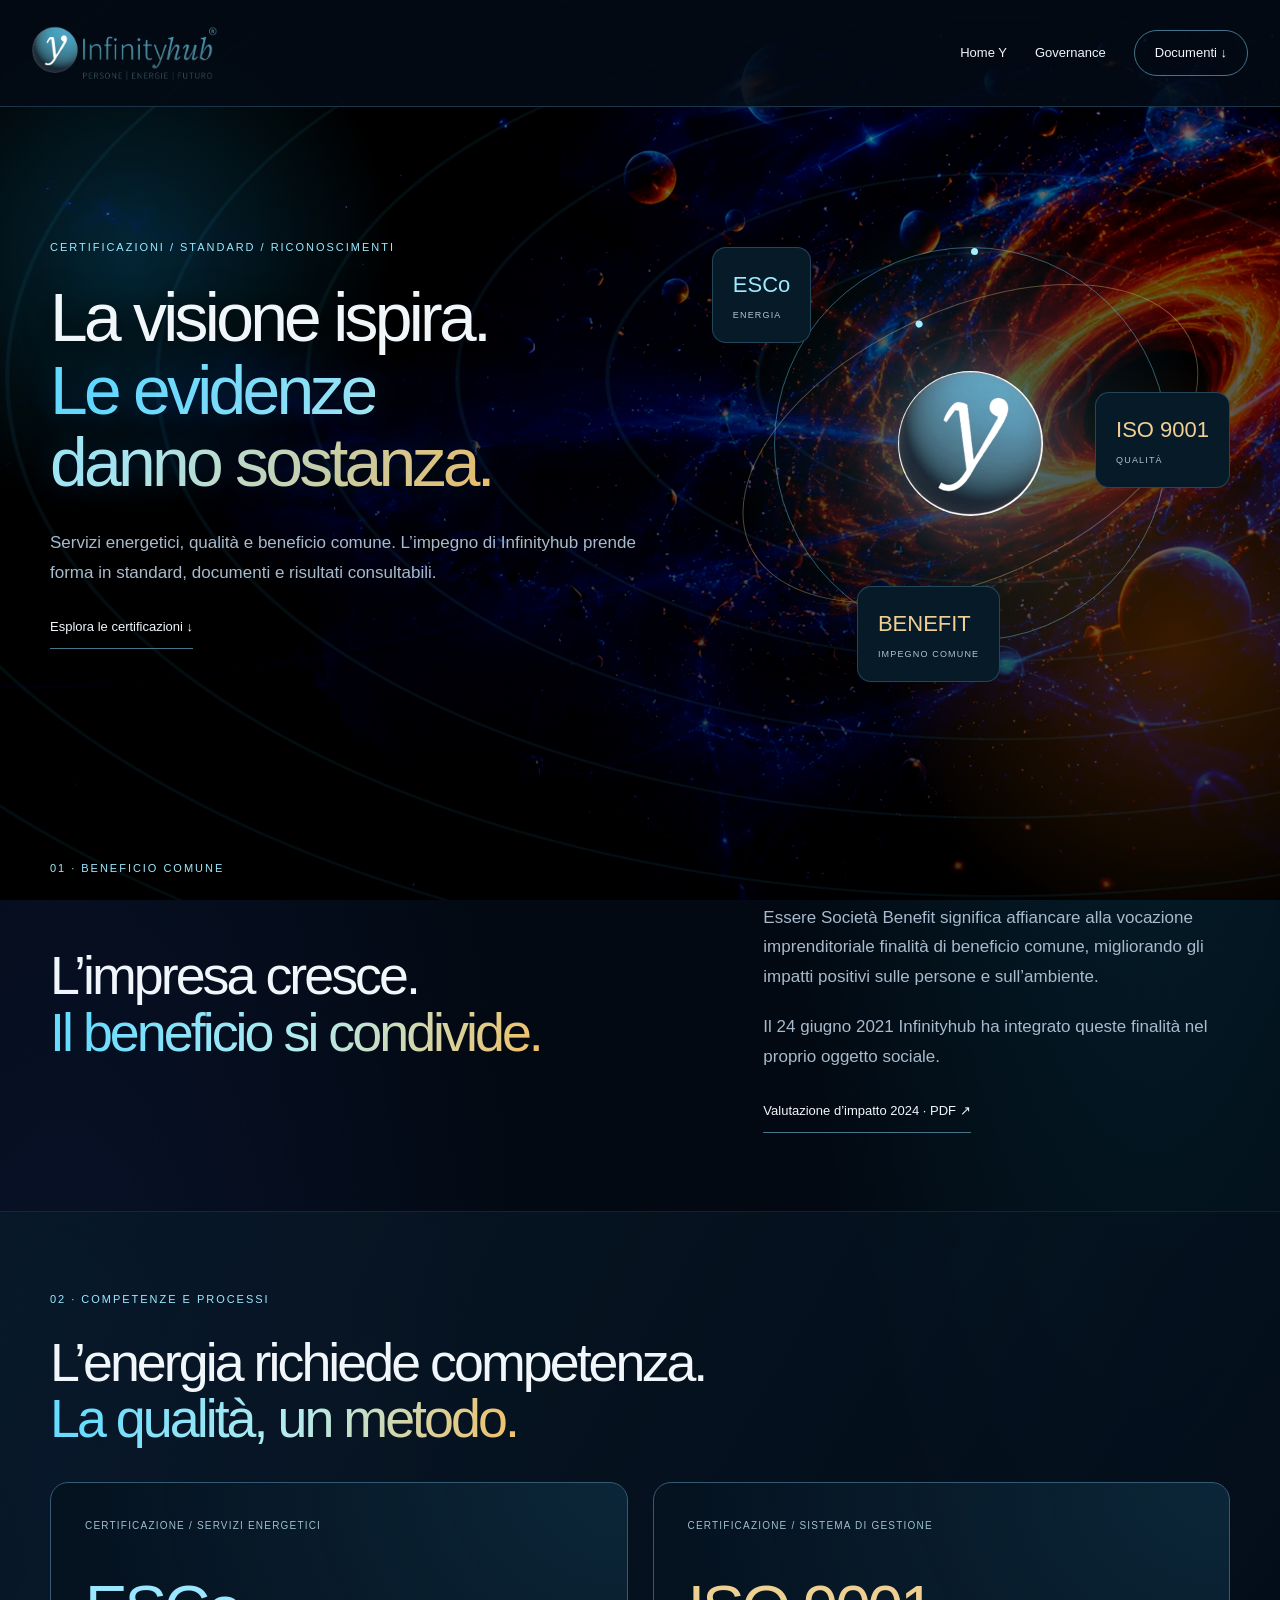
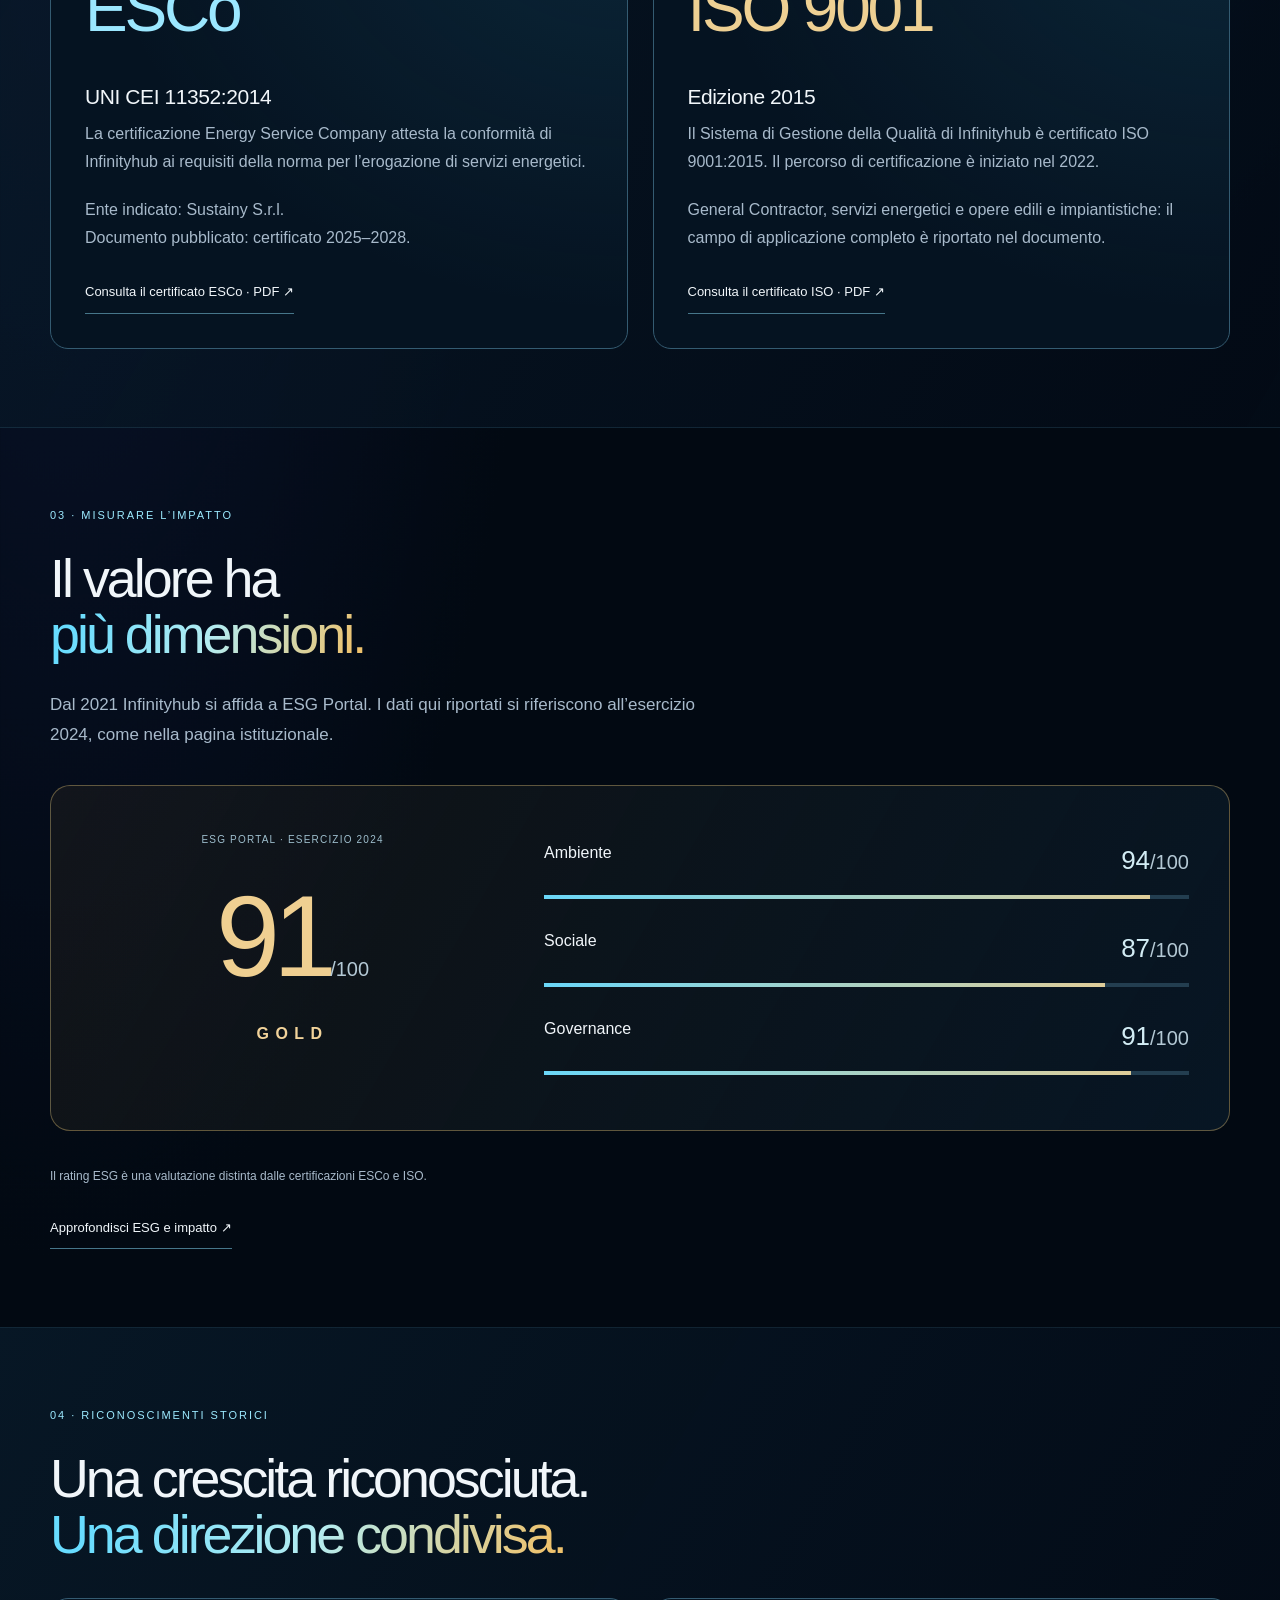
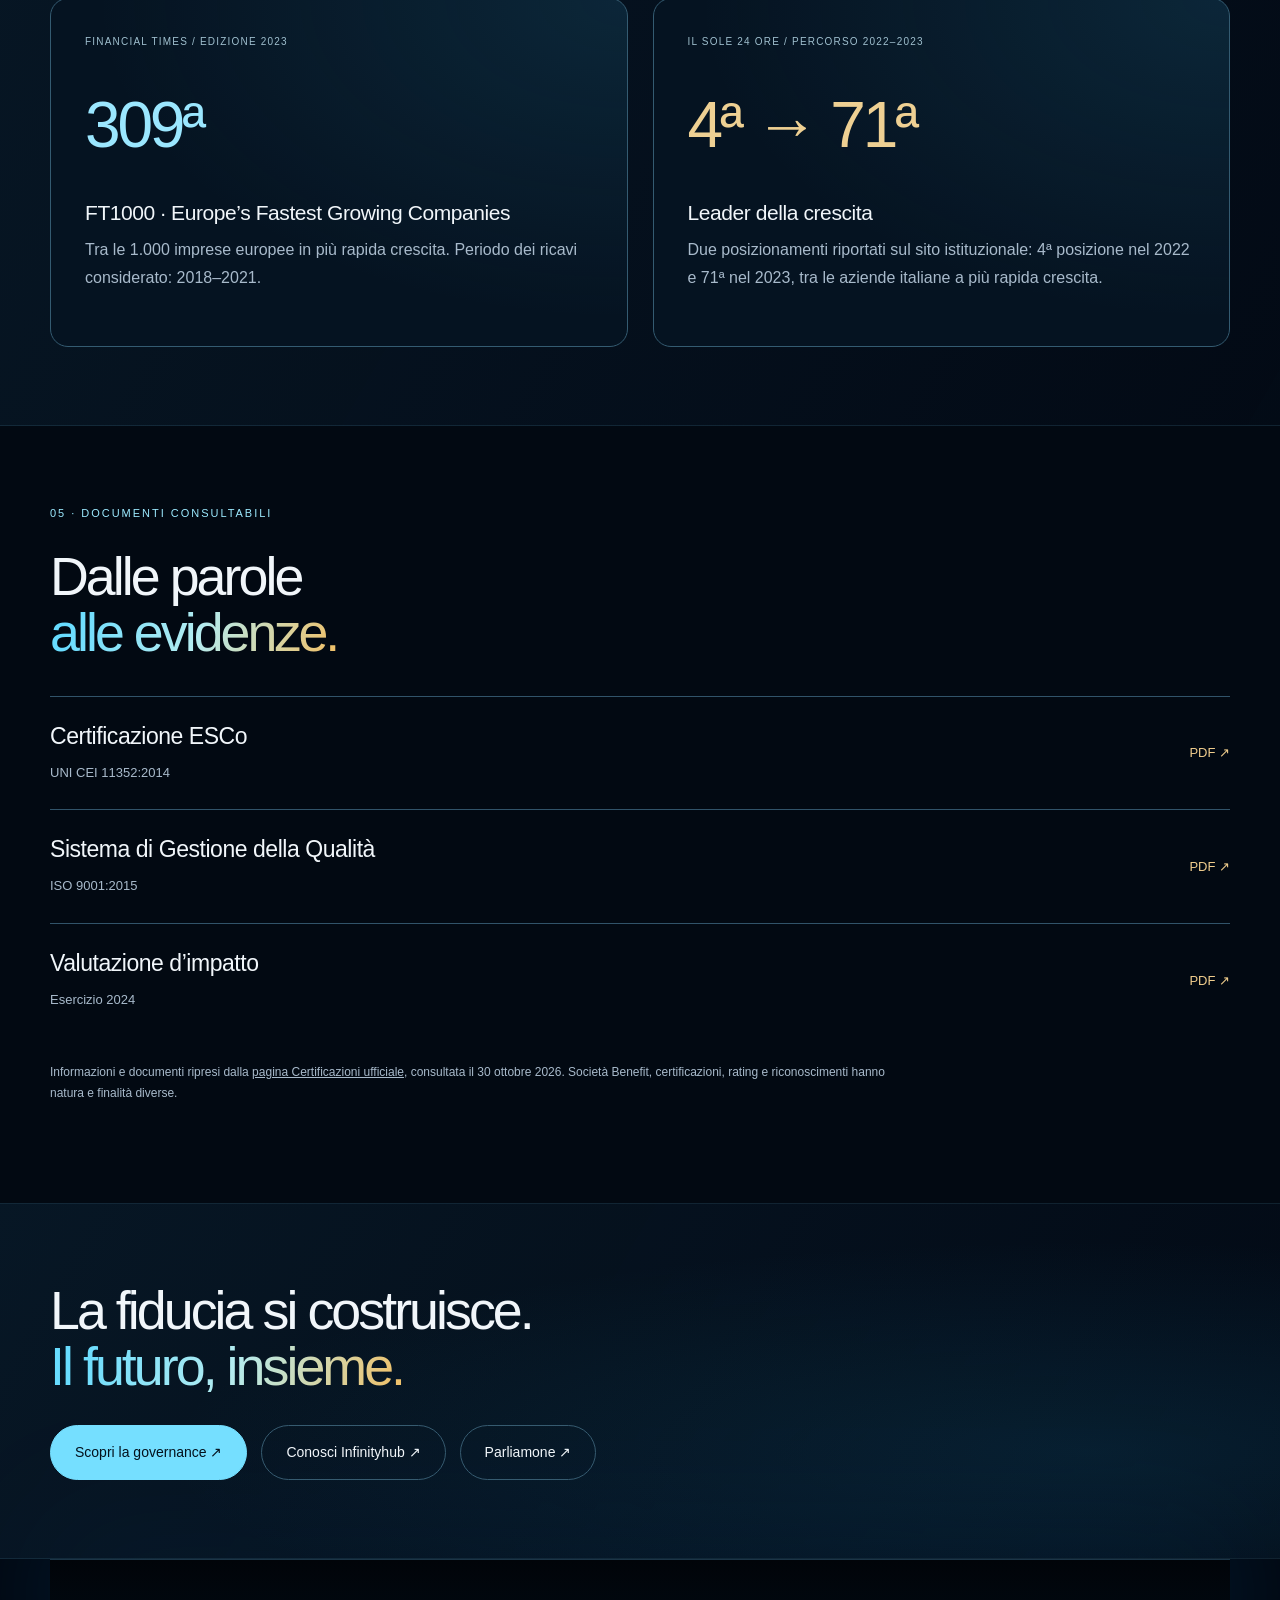
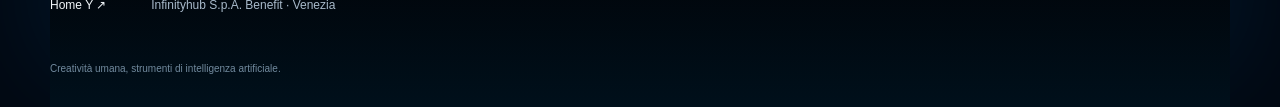
<file: certificazioni.html>
<!DOCTYPE html><html lang="it"><head><meta charSet="utf-8"/><meta name="viewport" content="width=device-width, initial-scale=1"/><link rel="preload" as="image" href="https://maxbraghin.github.io/Y-sito-web-compilato/infinityhub-logo-header.webp"/><link rel="preload" as="image" href="https://maxbraghin.github.io/Y-sito-web-compilato/y-sigil-official.webp"/><link rel="stylesheet" href="https://maxbraghin.github.io/Y-sito-web-compilato/assets/index-CEZlg5I8.css" data-rsc-css-href="https://maxbraghin.github.io/Y-sito-web-compilato/assets/index-CEZlg5I8.css" data-precedence="vite-rsc/importer-resources"/><link rel="modulepreload" href="https://maxbraghin.github.io/Y-sito-web-compilato/assets/layout-segment-context-mVzhk-To.js" crossorigin=""/><link rel="modulepreload" href="https://maxbraghin.github.io/Y-sito-web-compilato/assets/rolldown-runtime-S-ySWqyJ.js" crossorigin=""/><link rel="modulepreload" href="https://maxbraghin.github.io/Y-sito-web-compilato/assets/index-G_3Nyw4M.js" crossorigin=""/><link rel="modulepreload" href="https://maxbraghin.github.io/Y-sito-web-compilato/assets/framework-CXnKph_e.js" crossorigin=""/><link rel="modulepreload" href="https://maxbraghin.github.io/Y-sito-web-compilato/assets/analytics-CqwSuLws.js" crossorigin=""/><title>Certificazioni · Infinityhub</title><meta name="description" content="Certificazioni, qualità, rating ESG e beneficio comune di Infinityhub."/><meta name="robots" content="noindex, nofollow"/><meta property="og:title" content="Infinityhub · Y Infrastructure Platform"/><meta property="og:description" content="Infinityhub S.p.A. Benefit: Portale Y, infrastruttura digitale e relazionale per la transizione energetica partecipata."/><meta property="og:url" content="https://infinityhub-y-home.mbraghin.chatgpt.site/"/><meta property="og:site_name" content="Infinityhub"/><meta property="og:type" content="website"/><meta property="og:locale" content="it_IT"/><meta property="og:image" content="https://infinityhub-y-home.mbraghin.chatgpt.site/y-social-preview-home-20261015.jpg"/><meta property="og:image:width" content="1320"/><meta property="og:image:height" content="1580"/><meta property="og:image:type" content="image/jpeg"/><meta property="og:image:alt" content="Infinityhub · La transizione energetica prende forma quando tutto si connette."/><meta name="twitter:card" content="summary_large_image"/><meta name="twitter:title" content="Infinityhub · Y Infrastructure Platform"/><meta name="twitter:description" content="Infinityhub S.p.A. Benefit: Portale Y, infrastruttura digitale e relazionale per la transizione energetica partecipata."/><meta name="twitter:image" content="https://infinityhub-y-home.mbraghin.chatgpt.site/y-social-preview-home-20261015.jpg"/><link rel="icon" href="https://infinityhub-y-home.mbraghin.chatgpt.site/y-sigil-official.webp"/><link rel="apple-touch-icon" href="https://infinityhub-y-home.mbraghin.chatgpt.site/y-sigil-official.webp"/><script>self.__VINEXT_RSC_PARAMS__={}</script><script>self.__VINEXT_RSC_NAV__={"pathname":"/certificazioni","searchParams":[]}</script><link rel="modulepreload" href="https://maxbraghin.github.io/Y-sito-web-compilato/assets/index-G_3Nyw4M.js" />
</head><body><main class="about-y governance-y cert-y"><header class="ay-nav"><a href="/" aria-label="Home Y"><img src="https://maxbraghin.github.io/Y-sito-web-compilato/infinityhub-logo-header.webp" alt="Infinityhub" width="938" height="313"/></a><nav><a href="/">Home Y</a><a href="/governance">Governance</a><a class="ay-nav-contact" href="#documenti">Documenti ↓</a></nav></header><section class="ay-wrap ay-section cy-hero"><div><span class="ay-kicker">CERTIFICAZIONI / STANDARD / RICONOSCIMENTI</span><h1>La visione ispira.<br/><em>Le evidenze<br/>danno sostanza.</em></h1><p>Servizi energetici, qualità e beneficio comune. L’impegno di Infinityhub prende forma in standard, documenti e risultati consultabili.</p><a class="ay-link" href="#certificazioni">Esplora le certificazioni ↓</a></div><div class="cy-orbit" aria-label="Energia, qualità e beneficio comune"><i></i><i></i><img src="https://maxbraghin.github.io/Y-sito-web-compilato/y-sigil-official.webp" alt="Il Modello Y" width="180" height="180"/><span>ESCo<small>ENERGIA</small></span><span>ISO 9001<small>QUALITÀ</small></span><span>BENEFIT<small>IMPEGNO COMUNE</small></span></div></section><section class="ay-wrap ay-section"><span class="ay-kicker">01 · BENEFICIO COMUNE</span><div class="ay-section-heading"><h2>L’impresa cresce.<br/><em>Il beneficio si condivide.</em></h2><div><p>Essere Società Benefit significa affiancare alla vocazione imprenditoriale finalità di beneficio comune, migliorando gli impatti positivi sulle persone e sull’ambiente.</p><p>Il 24 giugno 2021 Infinityhub ha integrato queste finalità nel proprio oggetto sociale.</p><a class="ay-link" href="https://www.infinityhub.it/wp-content/uploads/2025/08/Valutazione-dimpatto-2024_Infinityhub-S.p.A.-Benefit_def_compressed_signed-3.pdf" target="_blank" rel="noreferrer">Valutazione d’impatto 2024 · PDF ↗</a></div></div></section><section class="gy-organs ay-section" id="certificazioni"><div class="ay-wrap"><span class="ay-kicker">02 · COMPETENZE E PROCESSI</span><h2>L’energia richiede competenza.<br/><em>La qualità, un metodo.</em></h2><div class="cy-cards"><article><span>CERTIFICAZIONE / SERVIZI ENERGETICI</span><strong>ESCo</strong><h3>UNI CEI 11352:2014</h3><p>La certificazione Energy Service Company attesta la conformità di Infinityhub ai requisiti della norma per l’erogazione di servizi energetici.</p><p>Ente indicato: Sustainy S.r.l.<br/>Documento pubblicato: certificato 2025–2028.</p><a class="ay-link" href="https://www.infinityhub.it/wp-content/uploads/2025/03/N.206_Cert.ESCO_Infinityhub_2025-2028_Sustainy-2-1.pdf" target="_blank" rel="noreferrer">Consulta il certificato ESCo · PDF ↗</a></article><article><span>CERTIFICAZIONE / SISTEMA DI GESTIONE</span><strong>ISO 9001</strong><h3>Edizione 2015</h3><p>Il Sistema di Gestione della Qualità di Infinityhub è certificato ISO 9001:2015. Il percorso di certificazione è iniziato nel 2022.</p><p>General Contractor, servizi energetici e opere edili e impiantistiche: il campo di applicazione completo è riportato nel documento.</p><a class="ay-link" href="https://www.infinityhub.it/wp-content/uploads/2026/01/Infinityhub_CERTIFICATO_IT_9001_2025-1.pdf" target="_blank" rel="noreferrer">Consulta il certificato ISO · PDF ↗</a></article></div></div></section><section class="ay-wrap ay-section"><span class="ay-kicker">03 · MISURARE L’IMPATTO</span><h2>Il valore ha<br/><em>più dimensioni.</em></h2><p>Dal 2021 Infinityhub si affida a ESG Portal. I dati qui riportati si riferiscono all’esercizio 2024, come nella pagina istituzionale.</p><div class="cy-esg"><div><span>ESG PORTAL · ESERCIZIO 2024</span><strong>91<small>/100</small></strong><b>GOLD</b></div><div><div class="cy-metric"><span>Ambiente</span><strong>94<small>/100</small></strong><div><i style="width:94%"></i></div></div><div class="cy-metric"><span>Sociale</span><strong>87<small>/100</small></strong><div><i style="width:87%"></i></div></div><div class="cy-metric"><span>Governance</span><strong>91<small>/100</small></strong><div><i style="width:91%"></i></div></div></div></div><p class="cy-note">Il rating ESG è una valutazione distinta dalle certificazioni ESCo e ISO.</p><a class="ay-link" href="https://www.infinityhub.it/esg/">Approfondisci ESG e impatto ↗</a></section><section class="gy-documents ay-section"><div class="ay-wrap"><span class="ay-kicker">04 · RICONOSCIMENTI STORICI</span><h2>Una crescita riconosciuta.<br/><em>Una direzione condivisa.</em></h2><div class="cy-cards"><article><span>FINANCIAL TIMES / EDIZIONE 2023</span><strong>309ª</strong><h3>FT1000 · Europe’s Fastest Growing Companies</h3><p>Tra le 1.000 imprese europee in più rapida crescita. Periodo dei ricavi considerato: 2018–2021.</p></article><article><span>IL SOLE 24 ORE / PERCORSO 2022–2023</span><strong>4ª → 71ª</strong><h3>Leader della crescita</h3><p>Due posizionamenti riportati sul sito istituzionale: 4ª posizione nel 2022 e 71ª nel 2023, tra le aziende italiane a più rapida crescita.</p></article></div></div></section><section class="ay-wrap ay-section" id="documenti"><span class="ay-kicker">05 · DOCUMENTI CONSULTABILI</span><h2>Dalle parole<br/><em>alle evidenze.</em></h2><div class="cy-docs"><a href="https://www.infinityhub.it/wp-content/uploads/2025/03/N.206_Cert.ESCO_Infinityhub_2025-2028_Sustainy-2-1.pdf" target="_blank" rel="noreferrer"><div><h3>Certificazione ESCo</h3><p>UNI CEI 11352:2014</p></div><span>PDF ↗</span></a><a href="https://www.infinityhub.it/wp-content/uploads/2026/01/Infinityhub_CERTIFICATO_IT_9001_2025-1.pdf" target="_blank" rel="noreferrer"><div><h3>Sistema di Gestione della Qualità</h3><p>ISO 9001:2015</p></div><span>PDF ↗</span></a><a href="https://www.infinityhub.it/wp-content/uploads/2025/08/Valutazione-dimpatto-2024_Infinityhub-S.p.A.-Benefit_def_compressed_signed-3.pdf" target="_blank" rel="noreferrer"><div><h3>Valutazione d’impatto</h3><p>Esercizio 2024</p></div><span>PDF ↗</span></a></div><p class="cy-note">Informazioni e documenti ripresi dalla <a href="https://www.infinityhub.it/certificazioni/">pagina Certificazioni ufficiale</a>, consultata il 30 ottobre 2026. Società Benefit, certificazioni, rating e riconoscimenti hanno natura e finalità diverse.</p></section><section class="gy-close ay-section"><div class="ay-wrap"><h2>La fiducia si costruisce.<br/><em>Il futuro, insieme.</em></h2><div class="ay-actions"><a href="/governance">Scopri la governance ↗</a><a href="/chi-siamo">Conosci Infinityhub ↗</a><a href="https://www.infinityhub.it/contatti/">Parliamone ↗</a></div></div></section><footer class="ay-footer ay-wrap"><a href="/">Home Y ↗</a><p>Infinityhub S.p.A. Benefit · Venezia</p><small>Creatività umana, strumenti di intelligenza artificiale.</small></footer></main><script id="_R_">import("https://maxbraghin.github.io/Y-sito-web-compilato/assets/index-G_3Nyw4M.js")</script></body></html><script>self.__VINEXT_RSC_CHUNKS__=self.__VINEXT_RSC_CHUNKS__||[];self.__VINEXT_RSC_CHUNKS__.push("2:I[\"62e3b14496c3\",[],\"Children\",1]\n3:I[\"d4d09d4aa3d5\",[],\"default\",1]\n4:I[\"4ad9719ea7d9\",[],\"LayoutSegmentProvider\",1]\n5:I[\"62e3b14496c3\",[],\"Slot\",1]\n6:I[\"bc8235decf03\",[],\"RedirectBoundary\",1]\n:HL[\"https://maxbraghin.github.io/Y-sito-web-compilato/assets/index-CEZlg5I8.css\",\"style\"]\n")</script><script>self.__VINEXT_RSC_CHUNKS__=self.__VINEXT_RSC_CHUNKS__||[];self.__VINEXT_RSC_CHUNKS__.push("0:{\"__route\":\"route:/certificazioni\",\"__interceptionContext\":null,\"__layoutIds\":[\"layout:/\"],\"__rootLayout\":\"/\",\"page:/certificazioni\":\"$L1\",\"layout:/\":[[[[\"$\",\"link\",\"css:https://maxbraghin.github.io/Y-sito-web-compilato/assets/index-CEZlg5I8.css\",{\"rel\":\"stylesheet\",\"precedence\":\"vite-rsc/importer-resources\",\"href\":\"https://maxbraghin.github.io/Y-sito-web-compilato/assets/index-CEZlg5I8.css\",\"data-rsc-css-href\":\"https://maxbraghin.github.io/Y-sito-web-compilato/assets/index-CEZlg5I8.css\"}],\"$undefined\"],[\"$\",\"html\",null,{\"lang\":\"it\",\"children\":[\"$\",\"body\",null,{\"children\":[[\"$\",\"$L2\",null,{}],[\"$\",\"$L3\",null,{}]]}]}]],null],\"route:/certificazioni\":[[[\"$\",\"meta\",null,{\"charSet\":\"utf-8\"}],[[\"$\",\"title\",\"0\",{\"children\":\"Certificazioni · Infinityhub\"}],[\"$\",\"meta\",\"1\",{\"name\":\"description\",\"content\":\"Certificazioni, qualità, rating ESG e beneficio comune di Infinityhub.\"}],[\"$\",\"meta\",\"2\",{\"name\":\"robots\",\"content\":\"noindex, nofollow\"}],[\"$\",\"meta\",\"3\",{\"property\":\"og:title\",\"content\":\"Infinityhub · Y Infrastructure Platform\"}],[\"$\",\"meta\",\"4\",{\"property\":\"og:description\",\"content\":\"Infinityhub S.p.A. Benefit: Portale Y, infrastruttura digitale e relazionale per la transizione energetica partecipata.\"}],[\"$\",\"meta\",\"5\",{\"property\":\"og:url\",\"content\":\"https://infinityhub-y-home.mbraghin.chatgpt.site/\"}],[\"$\",\"meta\",\"6\",{\"property\":\"og:site_name\",\"content\":\"Infinityhub\"}],[\"$\",\"meta\",\"7\",{\"property\":\"og:type\",\"content\":\"website\"}],[\"$\",\"meta\",\"8\",{\"property\":\"og:locale\",\"content\":\"it_IT\"}],[\"$\",\"meta\",\"9\",{\"property\":\"og:image\",\"content\":\"https://infinityhub-y-home.mbraghin.chatgpt.site/y-social-preview-home-20261015.jpg\"}],[\"$\",\"meta\",\"10\",{\"property\":\"og:image:width\",\"content\":\"1320\"}],[\"$\",\"meta\",\"11\",{\"property\":\"og:image:height\",\"content\":\"1580\"}],[\"$\",\"meta\",\"12\",{\"property\":\"og:image:type\",\"content\":\"image/jpeg\"}],[\"$\",\"meta\",\"13\",{\"property\":\"og:image:alt\",\"content\":\"Infinityhub · La transizione energetica prende forma quando tutto si connette.\"}],[\"$\",\"meta\",\"14\",{\"name\":\"twitter:card\",\"content\":\"summary_large_image\"}],[\"$\",\"meta\",\"15\",{\"name\":\"twitter:title\",\"content\":\"Infinityhub · Y Infrastructure Platform\"}],[\"$\",\"meta\",\"16\",{\"name\":\"twitter:description\",\"content\":\"Infinityhub S.p.A. Benefit: Portale Y, infrastruttura digitale e relazionale per la transizione energetica partecipata.\"}],[\"$\",\"meta\",\"17\",{\"name\":\"twitter:image\",\"content\":\"https://infinityhub-y-home.mbraghin.chatgpt.site/y-social-preview-home-20261015.jpg\"}],[\"$\",\"link\",\"18\",{\"rel\":\"icon\",\"href\":\"https://infinityhub-y-home.mbraghin.chatgpt.site/y-sigil-official.webp\"}],[\"$\",\"link\",\"19\",{\"rel\":\"apple-touch-icon\",\"href\":\"https://infinityhub-y-home.mbraghin.chatgpt.site/y-sigil-official.webp\"}]],[[\"$\",\"meta\",\"0\",{\"name\":\"viewport\",\"content\":\"width=device-width, initial-scale=1\"}]]],[\"$\",\"$L4\",null,{\"segmentMap\":{\"children\":[\"certificazioni\"]},\"children\":[\"$\",\"$L5\",null,{\"id\":\"layout:/\",\"parallelSlots\":\"$undefined\",\"children\":[\"$\",\"$L6\",null,{\"children\":[\"$\",\"$L4\",null,{\"segmentMap\":{\"children\":[]},\"children\":[\"$\",\"$L5\",null,{\"id\":\"page:/certificazioni\"}]}]}]}]}]],\"__layoutFlags\":{\"layout:/\":\"s\"},\"__artifactCompatibility\":{\"schemaVersion\":1,\"graphVersion\":\"app-route-graph:spp7p81tpnt1c\",\"deploymentVersion\":\"3b52bec0-a794-4752-82b1-052670b981c1\",\"appElementsSchemaVersion\":1,\"rscPayloadSchemaVersion\":1,\"rootBoundaryId\":\"/\",\"renderEpoch\":null}}\n")</script><script>self.__VINEXT_RSC_CHUNKS__=self.__VINEXT_RSC_CHUNKS__||[];self.__VINEXT_RSC_CHUNKS__.push(":HL[\"https://maxbraghin.github.io/Y-sito-web-compilato/infinityhub-logo-header.webp\",\"image\"]\n:HL[\"https://maxbraghin.github.io/Y-sito-web-compilato/y-sigil-official.webp\",\"image\"]\n")</script><script>self.__VINEXT_RSC_CHUNKS__=self.__VINEXT_RSC_CHUNKS__||[];self.__VINEXT_RSC_CHUNKS__.push("1:[[[\"$\",\"link\",\"css:https://maxbraghin.github.io/Y-sito-web-compilato/assets/index-CEZlg5I8.css\",{\"rel\":\"stylesheet\",\"precedence\":\"vite-rsc/importer-resources\",\"href\":\"https://maxbraghin.github.io/Y-sito-web-compilato/assets/index-CEZlg5I8.css\",\"data-rsc-css-href\":\"https://maxbraghin.github.io/Y-sito-web-compilato/assets/index-CEZlg5I8.css\"}],\"$undefined\"],[\"$\",\"main\",null,{\"className\":\"about-y governance-y cert-y\",\"children\":[[\"$\",\"header\",null,{\"className\":\"ay-nav\",\"children\":[[\"$\",\"a\",null,{\"href\":\"/\",\"aria-label\":\"Home Y\",\"children\":[\"$\",\"img\",null,{\"src\":\"https://maxbraghin.github.io/Y-sito-web-compilato/infinityhub-logo-header.webp\",\"alt\":\"Infinityhub\",\"width\":\"938\",\"height\":\"313\"}]}],[\"$\",\"nav\",null,{\"children\":[[\"$\",\"a\",null,{\"href\":\"/\",\"children\":\"Home Y\"}],[\"$\",\"a\",null,{\"href\":\"/governance\",\"children\":\"Governance\"}],[\"$\",\"a\",null,{\"className\":\"ay-nav-contact\",\"href\":\"#documenti\",\"children\":\"Documenti ↓\"}]]}]]}],[\"$\",\"section\",null,{\"className\":\"ay-wrap ay-section cy-hero\",\"children\":[[\"$\",\"div\",null,{\"children\":[[\"$\",\"span\",null,{\"className\":\"ay-kicker\",\"children\":\"CERTIFICAZIONI / STANDARD / RICONOSCIMENTI\"}],[\"$\",\"h1\",null,{\"children\":[\"La visione ispira.\",[\"$\",\"br\",null,{}],[\"$\",\"em\",null,{\"children\":[\"Le evidenze\",[\"$\",\"br\",null,{}],\"danno sostanza.\"]}]]}],[\"$\",\"p\",null,{\"children\":\"Servizi energetici, qualità e beneficio comune. L’impegno di Infinityhub prende forma in standard, documenti e risultati consultabili.\"}],[\"$\",\"a\",null,{\"className\":\"ay-link\",\"href\":\"#certificazioni\",\"children\":\"Esplora le certificazioni ↓\"}]]}],[\"$\",\"div\",null,{\"className\":\"cy-orbit\",\"aria-label\":\"Energia, qualità e beneficio comune\",\"children\":[[\"$\",\"i\",null,{}],[\"$\",\"i\",null,{}],[\"$\",\"img\",null,{\"src\":\"https://maxbraghin.github.io/Y-sito-web-compilato/y-sigil-official.webp\",\"alt\":\"Il Modello Y\",\"width\":\"180\",\"height\":\"180\"}],[\"$\",\"span\",null,{\"children\":[\"ESCo\",[\"$\",\"small\",null,{\"children\":\"ENERGIA\"}]]}],[\"$\",\"span\",null,{\"children\":[\"ISO 9001\",[\"$\",\"small\",null,{\"children\":\"QUALITÀ\"}]]}],[\"$\",\"span\",null,{\"children\":[\"BENEFIT\",[\"$\",\"small\",null,{\"children\":\"IMPEGNO COMUNE\"}]]}]]}]]}],[\"$\",\"section\",null,{\"className\":\"ay-wrap ay-section\",\"children\":[[\"$\",\"span\",null,{\"className\":\"ay-kicker\",\"children\":\"01 · BENEFICIO COMUNE\"}],[\"$\",\"div\",null,{\"className\":\"ay-section-heading\",\"children\":[[\"$\",\"h2\",null,{\"children\":[\"L’impresa cresce.\",[\"$\",\"br\",null,{}],[\"$\",\"em\",null,{\"children\":\"Il beneficio si condivide.\"}]]}],[\"$\",\"div\",null,{\"children\":[[\"$\",\"p\",null,{\"children\":\"Essere Società Benefit significa affiancare alla vocazione imprenditoriale finalità di beneficio comune, migliorando gli impatti positivi sulle persone e sull’ambiente.\"}],[\"$\",\"p\",null,{\"children\":\"Il 24 giugno 2021 Infinityhub ha integrato queste finalità nel proprio oggetto sociale.\"}],[\"$\",\"a\",null,{\"className\":\"ay-link\",\"href\":\"https://www.infinityhub.it/wp-content/uploads/2025/08/Valutazione-dimpatto-2024_Infinityhub-S.p.A.-Benefit_def_compressed_signed-3.pdf\",\"target\":\"_blank\",\"rel\":\"noreferrer\",\"children\":\"Valutazione d’impatto 2024 · PDF ↗\"}]]}]]}]]}],[\"$\",\"section\",null,{\"className\":\"gy-organs ay-section\",\"id\":\"certificazioni\",\"children\":[\"$\",\"div\",null,{\"className\":\"ay-wrap\",\"children\":[[\"$\",\"span\",null,{\"className\":\"ay-kicker\",\"children\":\"02 · COMPETENZE E PROCESSI\"}],[\"$\",\"h2\",null,{\"children\":[\"L’energia richiede competenza.\",[\"$\",\"br\",null,{}],[\"$\",\"em\",null,{\"children\":\"La qualità, un metodo.\"}]]}],[\"$\",\"div\",null,{\"className\":\"cy-cards\",\"children\":[[\"$\",\"article\",null,{\"children\":[[\"$\",\"span\",null,{\"children\":\"CERTIFICAZIONE / SERVIZI ENERGETICI\"}],[\"$\",\"strong\",null,{\"children\":\"ESCo\"}],[\"$\",\"h3\",null,{\"children\":\"UNI CEI 11352:2014\"}],[\"$\",\"p\",null,{\"children\":\"La certificazione Energy Service Company attesta la conformità di Infinityhub ai requisiti della norma per l’erogazione di servizi energetici.\"}],[\"$\",\"p\",null,{\"children\":[\"Ente indicato: Sustainy S.r.l.\",[\"$\",\"br\",null,{}],\"Documento pubblicato: certificato 2025–2028.\"]}],[\"$\",\"a\",null,{\"className\":\"ay-link\",\"href\":\"https://www.infinityhub.it/wp-content/uploads/2025/03/N.206_Cert.ESCO_Infinityhub_2025-2028_Sustainy-2-1.pdf\",\"target\":\"_blank\",\"rel\":\"noreferrer\",\"children\":\"Consulta il certificato ESCo · PDF ↗\"}]]}],[\"$\",\"article\",null,{\"children\":[[\"$\",\"span\",null,{\"children\":\"CERTIFICAZIONE / SISTEMA DI GESTIONE\"}],[\"$\",\"strong\",null,{\"children\":\"ISO 9001\"}],[\"$\",\"h3\",null,{\"children\":\"Edizione 2015\"}],[\"$\",\"p\",null,{\"children\":\"Il Sistema di Gestione della Qualità di Infinityhub è certificato ISO 9001:2015. Il percorso di certificazione è iniziato nel 2022.\"}],\"$L7\",\"$L8\"]}]]}]]}]}],\"$L9\",\"$La\",\"$Lb\",\"$Lc\",\"$Ld\"]}]]\n")</script><script>self.__VINEXT_RSC_CHUNKS__=self.__VINEXT_RSC_CHUNKS__||[];self.__VINEXT_RSC_CHUNKS__.push("7:[\"$\",\"p\",null,{\"children\":\"General Contractor, servizi energetici e opere edili e impiantistiche: il campo di applicazione completo è riportato nel documento.\"}]\n8:[\"$\",\"a\",null,{\"className\":\"ay-link\",\"href\":\"https://www.infinityhub.it/wp-content/uploads/2026/01/Infinityhub_CERTIFICATO_IT_9001_2025-1.pdf\",\"target\":\"_blank\",\"rel\":\"noreferrer\",\"children\":\"Consulta il certificato ISO · PDF ↗\"}]\n")</script><script>self.__VINEXT_RSC_CHUNKS__=self.__VINEXT_RSC_CHUNKS__||[];self.__VINEXT_RSC_CHUNKS__.push("9:[\"$\",\"section\",null,{\"className\":\"ay-wrap ay-section\",\"children\":[[\"$\",\"span\",null,{\"className\":\"ay-kicker\",\"children\":\"03 · MISURARE L’IMPATTO\"}],[\"$\",\"h2\",null,{\"children\":[\"Il valore ha\",[\"$\",\"br\",null,{}],[\"$\",\"em\",null,{\"children\":\"più dimensioni.\"}]]}],[\"$\",\"p\",null,{\"children\":\"Dal 2021 Infinityhub si affida a ESG Portal. I dati qui riportati si riferiscono all’esercizio 2024, come nella pagina istituzionale.\"}],[\"$\",\"div\",null,{\"className\":\"cy-esg\",\"children\":[[\"$\",\"div\",null,{\"children\":[[\"$\",\"span\",null,{\"children\":\"ESG PORTAL · ESERCIZIO 2024\"}],[\"$\",\"strong\",null,{\"children\":[\"91\",[\"$\",\"small\",null,{\"children\":\"/100\"}]]}],[\"$\",\"b\",null,{\"children\":\"GOLD\"}]]}],[\"$\",\"div\",null,{\"children\":[[\"$\",\"div\",\"Ambiente\",{\"className\":\"cy-metric\",\"children\":[[\"$\",\"span\",null,{\"children\":\"Ambiente\"}],[\"$\",\"strong\",null,{\"children\":[94,[\"$\",\"small\",null,{\"children\":\"/100\"}]]}],[\"$\",\"div\",null,{\"children\":[\"$\",\"i\",null,{\"style\":{\"width\":\"94%\"}}]}]]}],[\"$\",\"div\",\"Sociale\",{\"className\":\"cy-metric\",\"children\":[[\"$\",\"span\",null,{\"children\":\"Sociale\"}],[\"$\",\"strong\",null,{\"children\":[87,[\"$\",\"small\",null,{\"children\":\"/100\"}]]}],[\"$\",\"div\",null,{\"children\":[\"$\",\"i\",null,{\"style\":{\"width\":\"87%\"}}]}]]}],[\"$\",\"div\",\"Governance\",{\"className\":\"cy-metric\",\"children\":[[\"$\",\"span\",null,{\"children\":\"Governance\"}],[\"$\",\"strong\",null,{\"children\":[91,[\"$\",\"small\",null,{\"children\":\"/100\"}]]}],[\"$\",\"div\",null,{\"children\":[\"$\",\"i\",null,{\"style\":{\"width\":\"91%\"}}]}]]}]]}]]}],[\"$\",\"p\",null,{\"className\":\"cy-note\",\"children\":\"Il rating ESG è una valutazione distinta dalle certificazioni ESCo e ISO.\"}],[\"$\",\"a\",null,{\"className\":\"ay-link\",\"href\":\"https://www.infinityhub.it/esg/\",\"children\":\"Approfondisci ESG e impatto ↗\"}]]}]\na:[\"$\",\"section\",null,{\"className\":\"gy-documents ay-section\",\"children\":[\"$\",\"div\",null,{\"className\":\"ay-wrap\",\"children\":[[\"$\",\"span\",null,{\"className\":\"ay-kicker\",\"children\":\"04 · RICONOSCIMENTI STORICI\"}],[\"$\",\"h2\",null,{\"children\":[\"Una crescita riconosciuta.\",[\"$\",\"br\",null,{}],[\"$\",\"em\",null,{\"children\":\"Una direzione condivisa.\"}]]}],[\"$\",\"div\",null,{\"className\":\"cy-cards\",\"children\":[[\"$\",\"article\",null,{\"children\":[[\"$\",\"span\",null,{\"children\":\"FINANCIAL TIMES / EDIZIONE 2023\"}],[\"$\",\"strong\",null,{\"children\":\"309ª\"}],[\"$\",\"h3\",null,{\"children\":\"FT1000 · Europe’s Fastest Growing Companies\"}],[\"$\",\"p\",null,{\"children\":\"Tra le 1.000 imprese europee in più rapida crescita. Periodo dei ricavi considerato: 2018–2021.\"}]]}],[\"$\",\"article\",null,{\"children\":[[\"$\",\"span\",null,{\"children\":\"IL SOLE 24 ORE / PERCORSO 2022–2023\"}],[\"$\",\"strong\",null,{\"children\":\"4ª → 71ª\"}],[\"$\",\"h3\",null,{\"children\":\"Leader della crescita\"}],[\"$\",\"p\",null,{\"children\":\"Due posizionamenti riportati sul sito istituzionale: 4ª posizione nel 2022 e 71ª nel 2023, tra le aziende italiane a più rapida crescita.\"}]]}]]}]]}]}]\n")</script><script>self.__VINEXT_RSC_CHUNKS__=self.__VINEXT_RSC_CHUNKS__||[];self.__VINEXT_RSC_CHUNKS__.push("b:[\"$\",\"section\",null,{\"className\":\"ay-wrap ay-section\",\"id\":\"documenti\",\"children\":[[\"$\",\"span\",null,{\"className\":\"ay-kicker\",\"children\":\"05 · DOCUMENTI CONSULTABILI\"}],[\"$\",\"h2\",null,{\"children\":[\"Dalle parole\",[\"$\",\"br\",null,{}],[\"$\",\"em\",null,{\"children\":\"alle evidenze.\"}]]}],[\"$\",\"div\",null,{\"className\":\"cy-docs\",\"children\":[[\"$\",\"a\",\"Certificazione ESCo\",{\"href\":\"https://www.infinityhub.it/wp-content/uploads/2025/03/N.206_Cert.ESCO_Infinityhub_2025-2028_Sustainy-2-1.pdf\",\"target\":\"_blank\",\"rel\":\"noreferrer\",\"children\":[[\"$\",\"div\",null,{\"children\":[[\"$\",\"h3\",null,{\"children\":\"Certificazione ESCo\"}],[\"$\",\"p\",null,{\"children\":\"UNI CEI 11352:2014\"}]]}],[\"$\",\"span\",null,{\"children\":\"PDF ↗\"}]]}],[\"$\",\"a\",\"Sistema di Gestione della Qualità\",{\"href\":\"https://www.infinityhub.it/wp-content/uploads/2026/01/Infinityhub_CERTIFICATO_IT_9001_2025-1.pdf\",\"target\":\"_blank\",\"rel\":\"noreferrer\",\"children\":[[\"$\",\"div\",null,{\"children\":[[\"$\",\"h3\",null,{\"children\":\"Sistema di Gestione della Qualità\"}],[\"$\",\"p\",null,{\"children\":\"ISO 9001:2015\"}]]}],[\"$\",\"span\",null,{\"children\":\"PDF ↗\"}]]}],[\"$\",\"a\",\"Valutazione d’impatto\",{\"href\":\"https://www.infinityhub.it/wp-content/uploads/2025/08/Valutazione-dimpatto-2024_Infinityhub-S.p.A.-Benefit_def_compressed_signed-3.pdf\",\"target\":\"_blank\",\"rel\":\"noreferrer\",\"children\":[[\"$\",\"div\",null,{\"children\":[[\"$\",\"h3\",null,{\"children\":\"Valutazione d’impatto\"}],[\"$\",\"p\",null,{\"children\":\"Esercizio 2024\"}]]}],[\"$\",\"span\",null,{\"children\":\"PDF ↗\"}]]}]]}],[\"$\",\"p\",null,{\"className\":\"cy-note\",\"children\":[\"Informazioni e documenti ripresi dalla \",[\"$\",\"a\",null,{\"href\":\"https://www.infinityhub.it/certificazioni/\",\"children\":\"pagina Certificazioni ufficiale\"}],\", consultata il 30 ottobre 2026. Società Benefit, certificazioni, rating e riconoscimenti hanno natura e finalità diverse.\"]}]]}]\nc:[\"$\",\"section\",null,{\"className\":\"gy-close ay-section\",\"children\":[\"$\",\"div\",null,{\"className\":\"ay-wrap\",\"children\":[[\"$\",\"h2\",null,{\"children\":[\"La fiducia si costruisce.\",[\"$\",\"br\",null,{}],[\"$\",\"em\",null,{\"children\":\"Il futuro, insieme.\"}]]}],[\"$\",\"div\",null,{\"className\":\"ay-actions\",\"children\":[[\"$\",\"a\",null,{\"href\":\"/governance\",\"children\":\"Scopri la governance ↗\"}],[\"$\",\"a\",null,{\"href\":\"/chi-siamo\",\"children\":\"Conosci Infinityhub ↗\"}],[\"$\",\"a\",null,{\"href\":\"https://www.infinityhub.it/contatti/\",\"children\":\"Parliamone ↗\"}]]}]]}]}]\nd:[\"$\",\"footer\",null,{\"className\":\"ay-footer ay-wrap\",\"children\":[[\"$\",\"a\",null,{\"href\":\"/\",\"children\":\"Home Y ↗\"}],[\"$\",\"p\",null,{\"children\":\"Infinityhub S.p.A. Benefit · Venezia\"}],[\"$\",\"small\",null,{\"children\":\"Creatività umana, strumenti di intelligenza artificiale.\"}]]}]\n")</script><script>self.__VINEXT_RSC_DONE__=true</script>
</file>
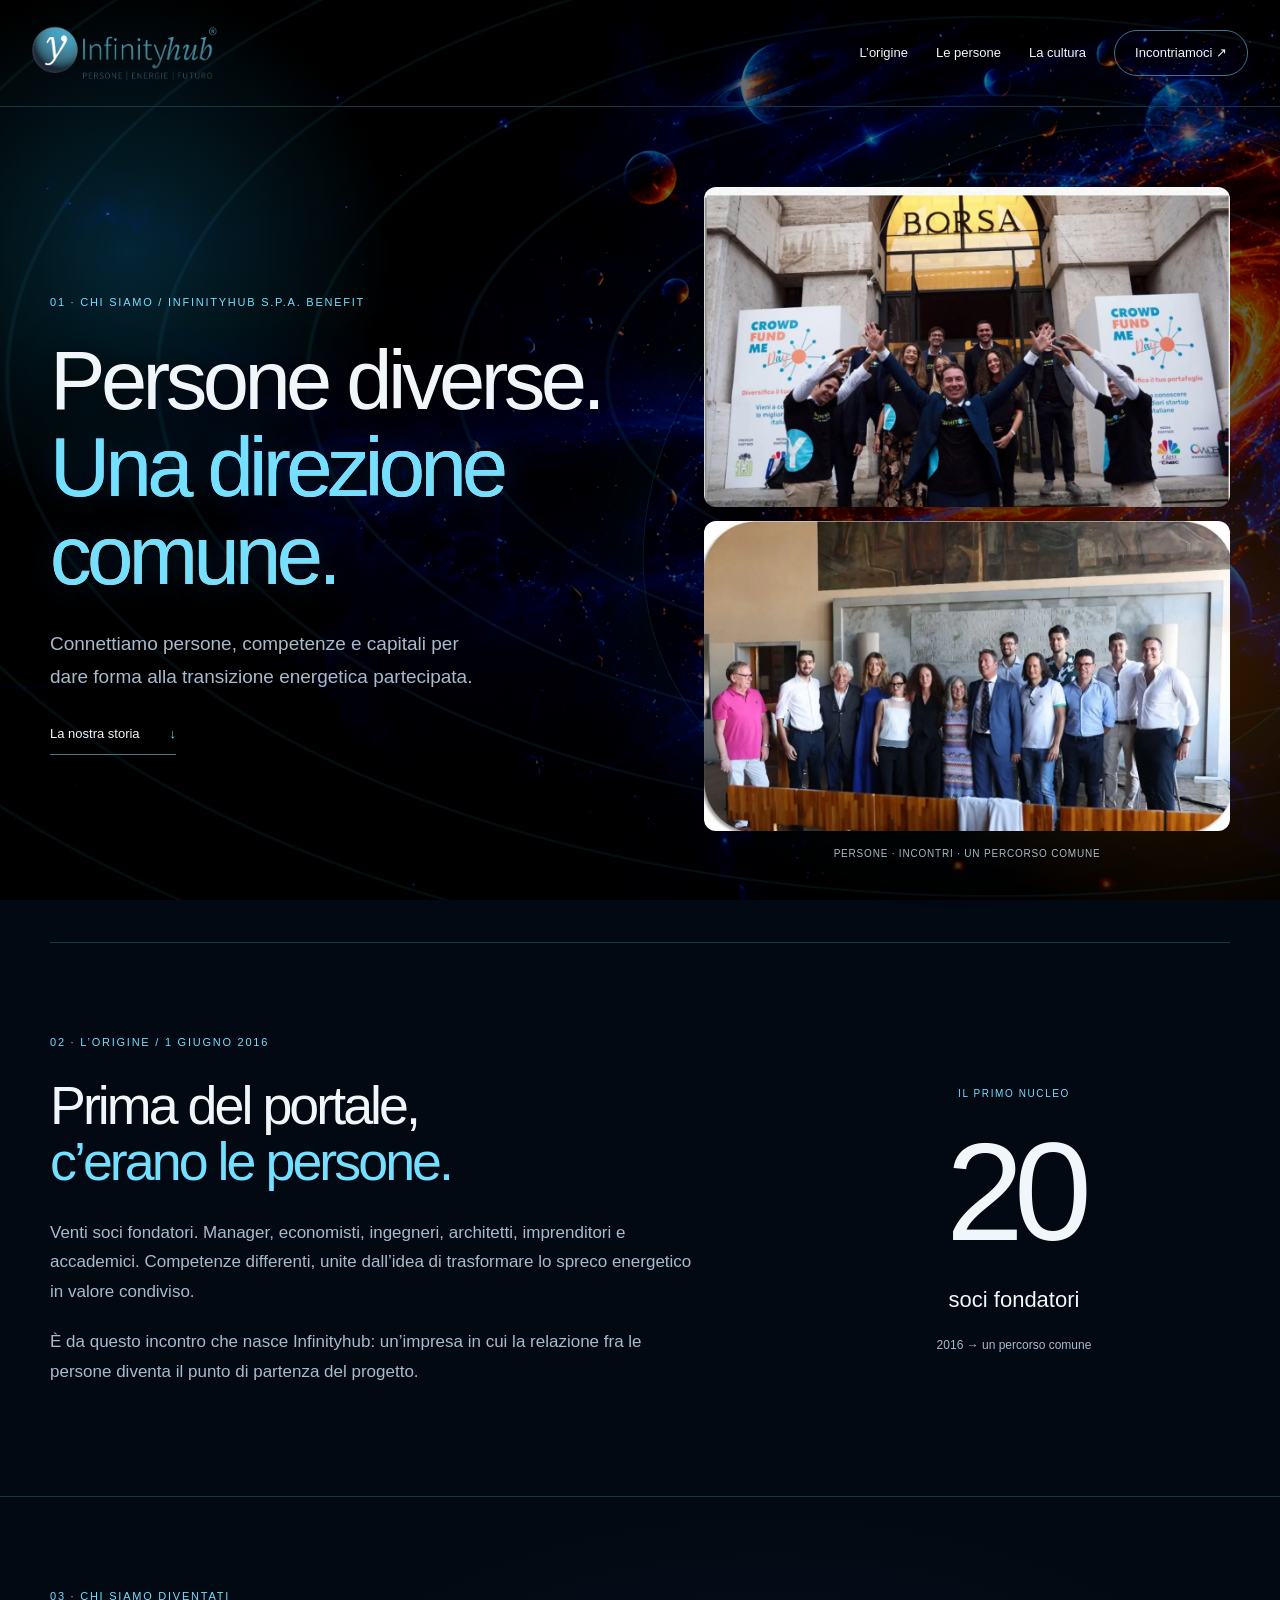
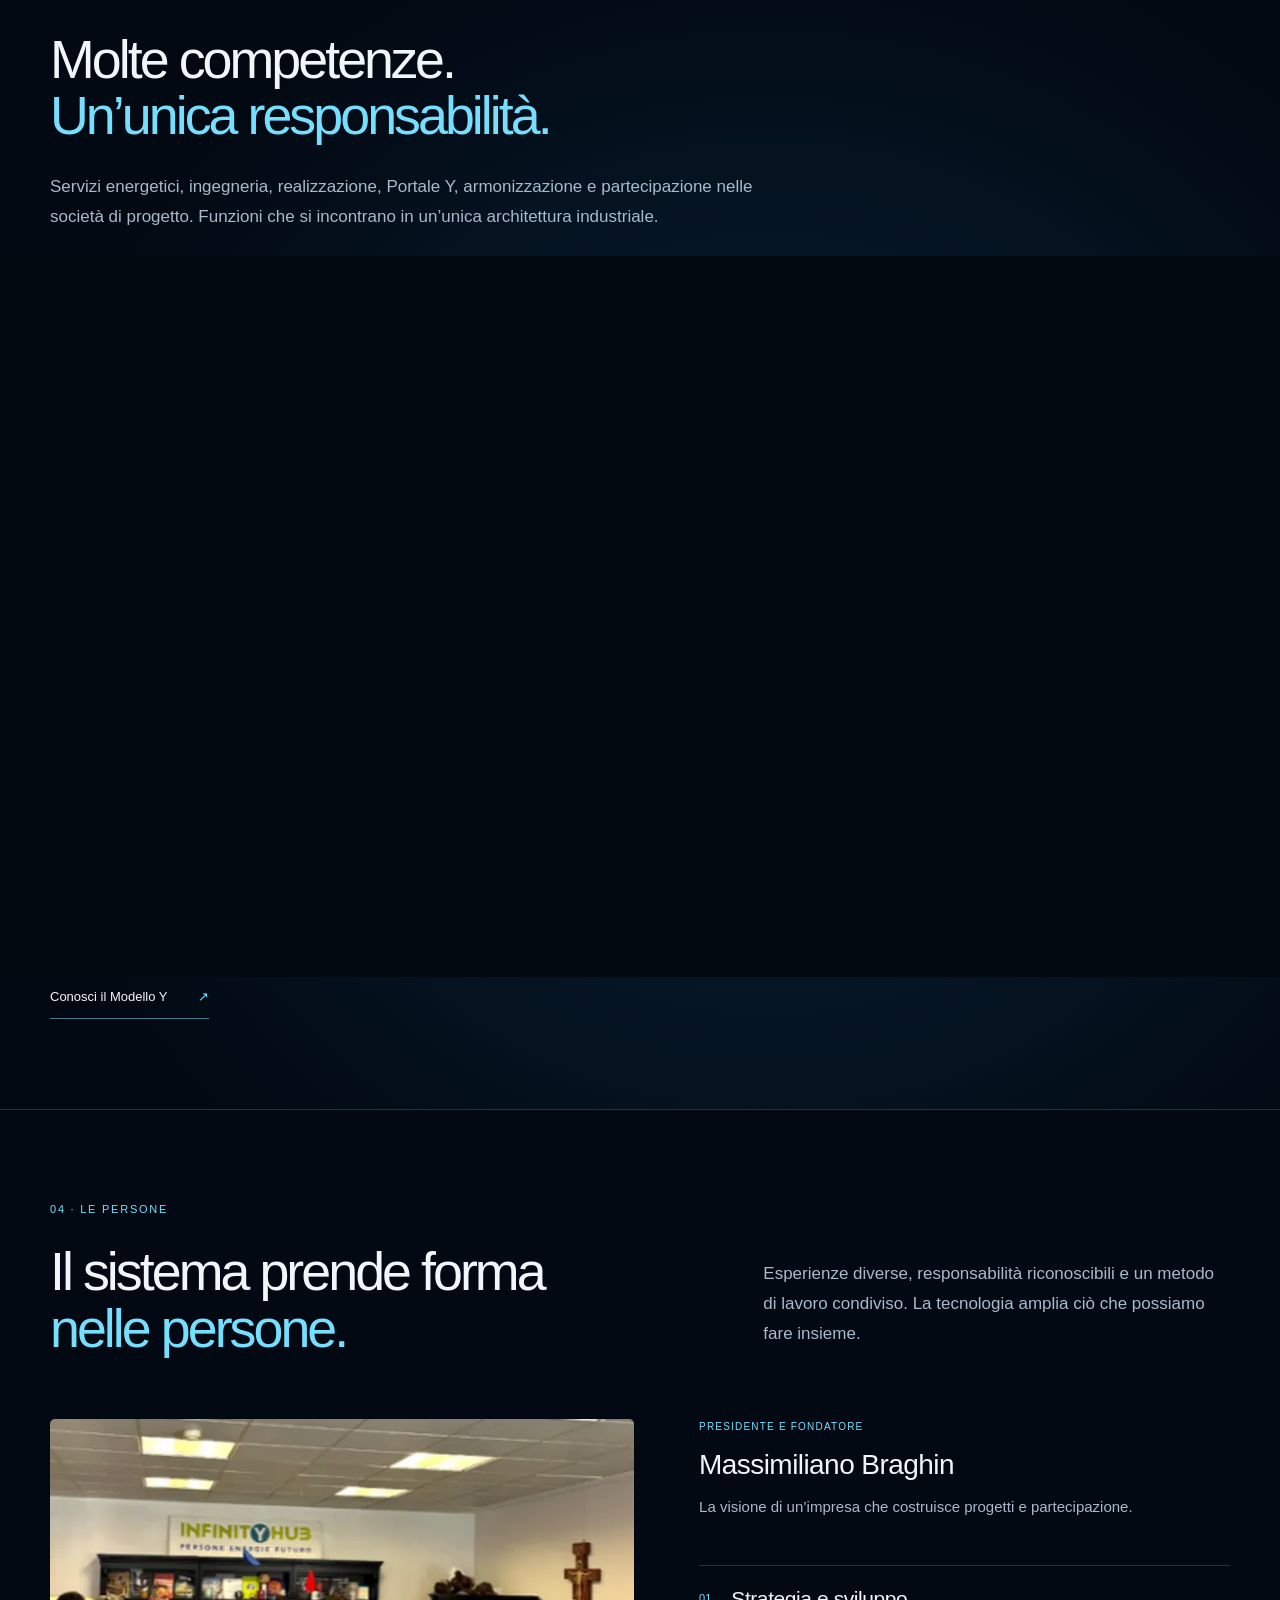
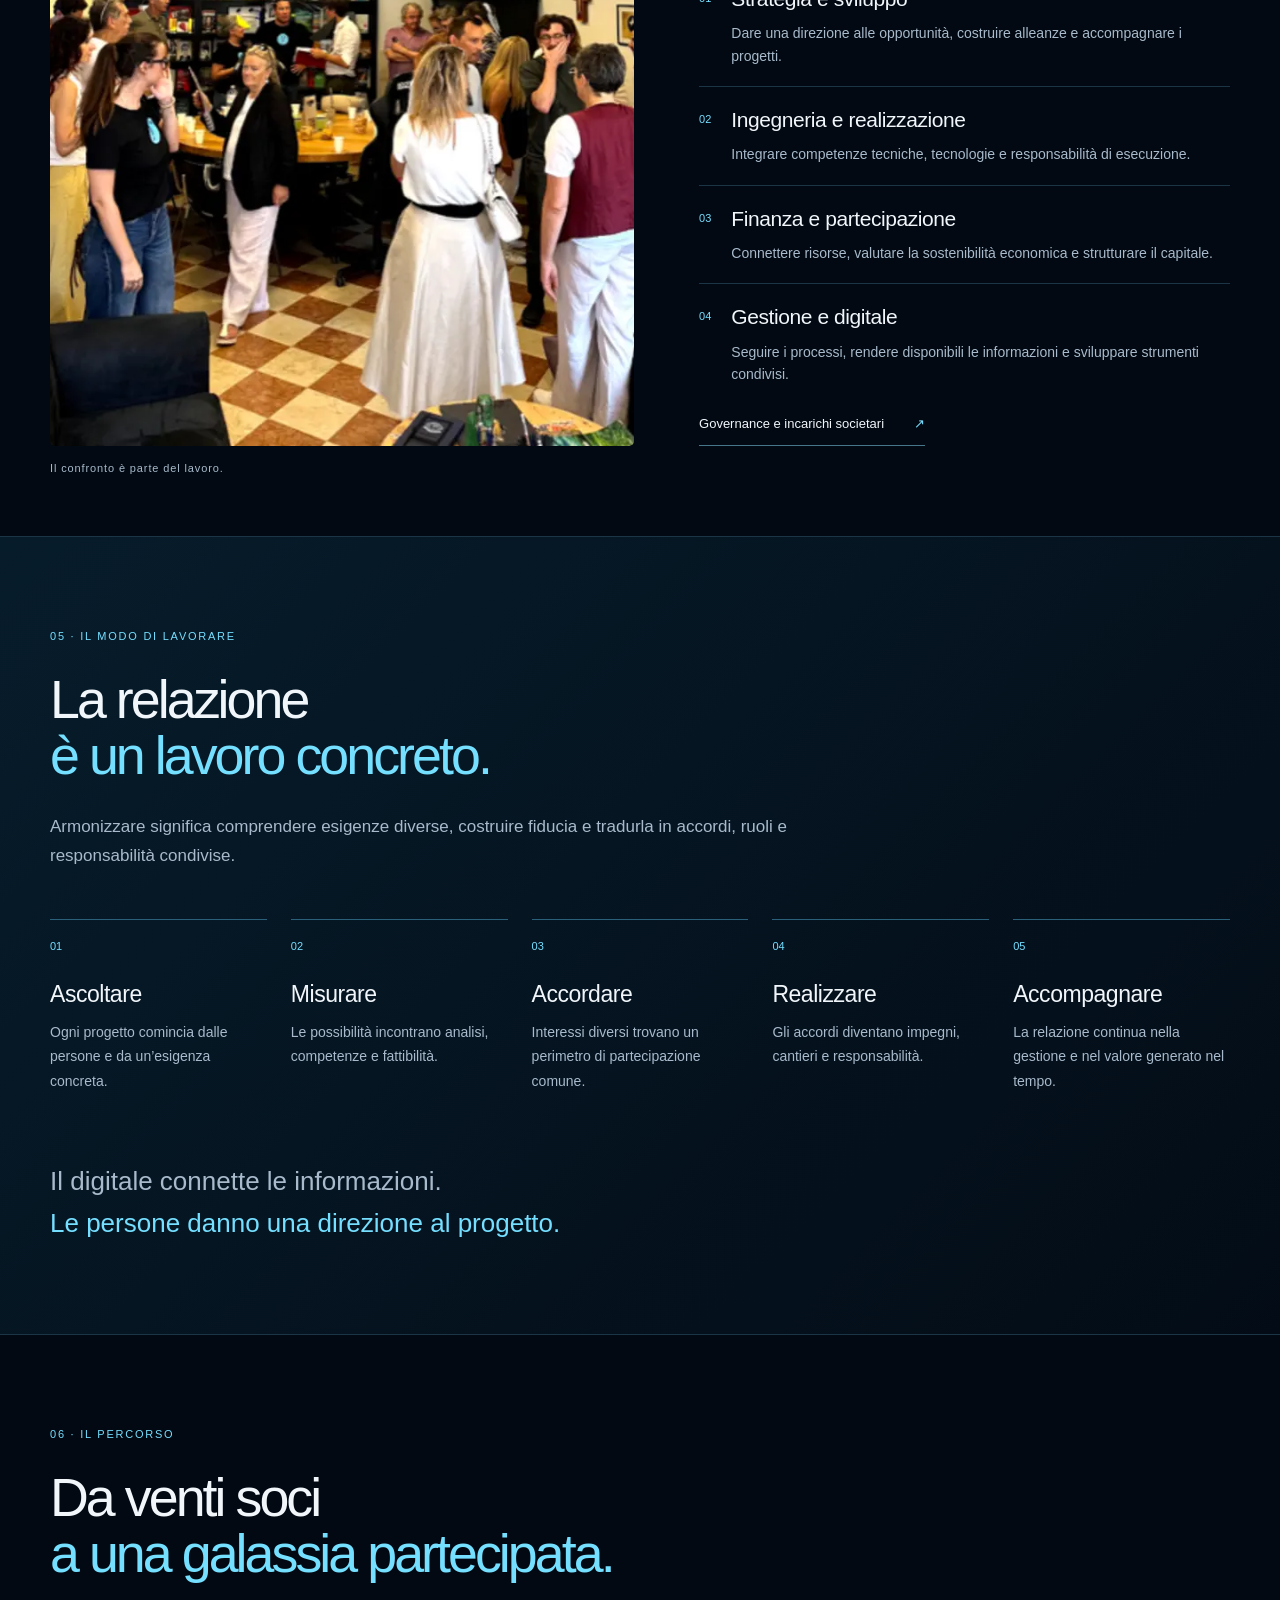
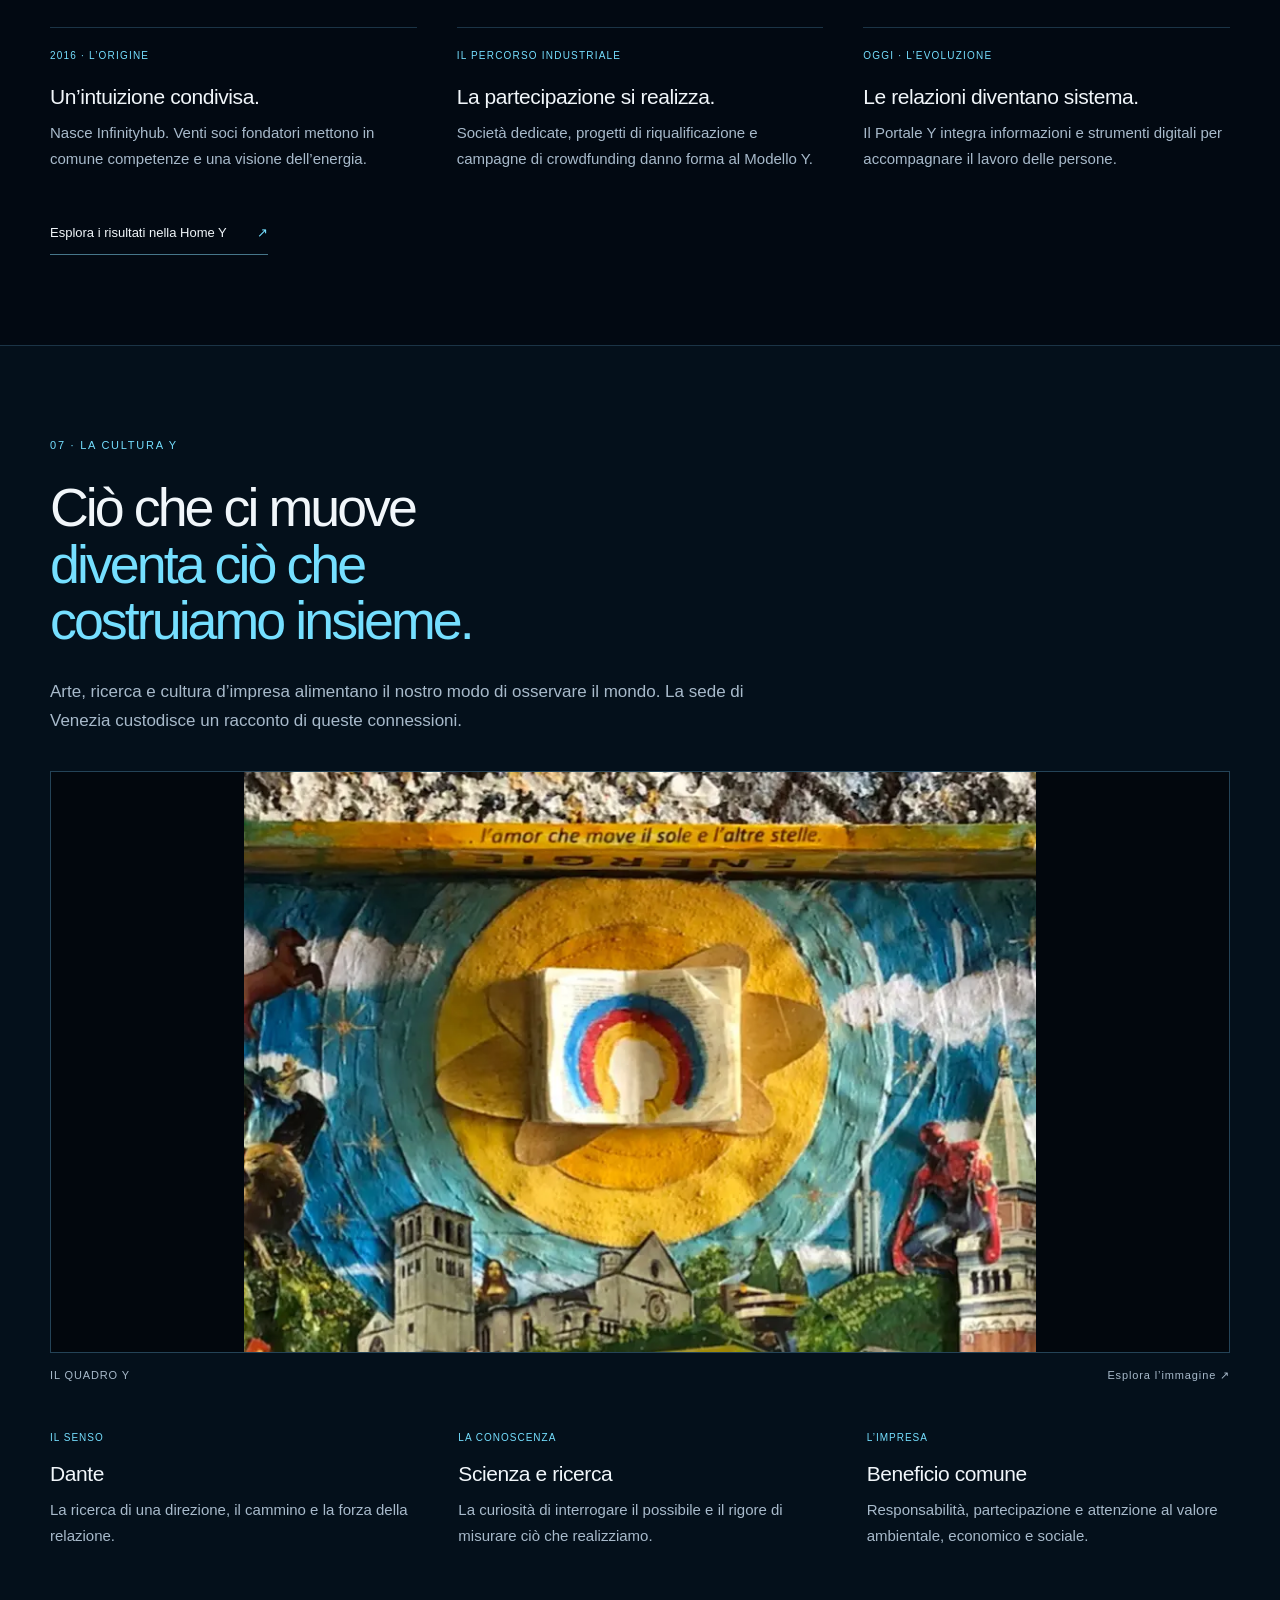
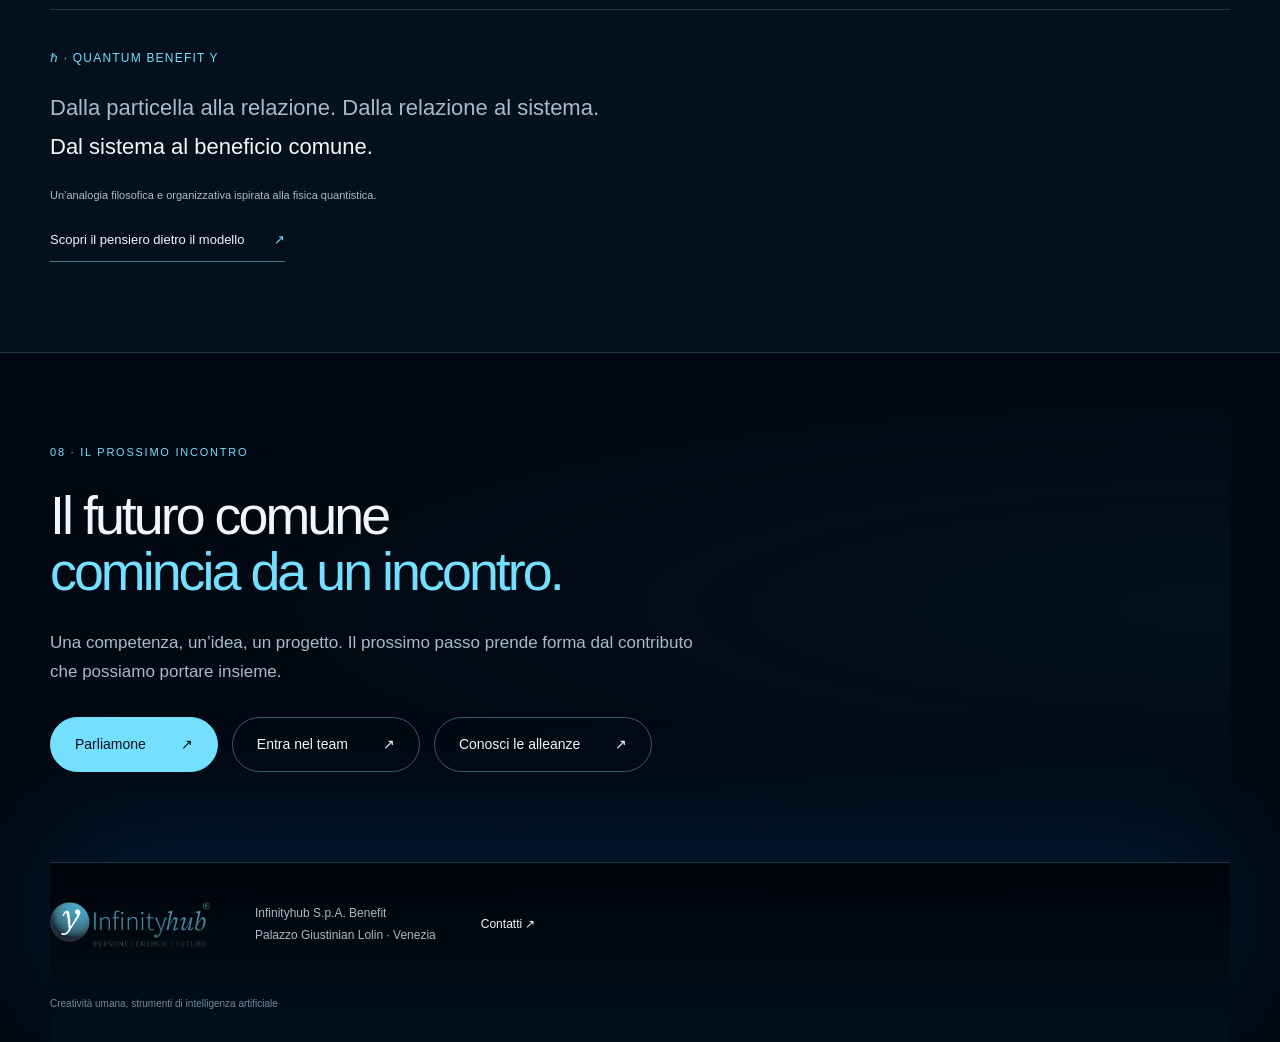
<file: chi-siamo.html>
<!DOCTYPE html><html lang="it"><head><meta charSet="utf-8"/><meta name="viewport" content="width=device-width, initial-scale=1"/><link rel="preload" as="image" href="https://maxbraghin.github.io/Y-sito-web-compilato/infinityhub-logo-header.webp"/><link rel="preload" as="image" href="https://maxbraghin.github.io/Y-sito-web-compilato/people-y-borsa.webp" fetchPriority="high"/><link rel="preload" as="image" href="https://maxbraghin.github.io/Y-sito-web-compilato/people-y-history.webp"/><link rel="stylesheet" href="https://maxbraghin.github.io/Y-sito-web-compilato/assets/index-CEZlg5I8.css" data-rsc-css-href="https://maxbraghin.github.io/Y-sito-web-compilato/assets/index-CEZlg5I8.css" data-precedence="vite-rsc/importer-resources"/><link rel="modulepreload" href="https://maxbraghin.github.io/Y-sito-web-compilato/assets/layout-segment-context-mVzhk-To.js" crossorigin=""/><link rel="modulepreload" href="https://maxbraghin.github.io/Y-sito-web-compilato/assets/rolldown-runtime-S-ySWqyJ.js" crossorigin=""/><link rel="modulepreload" href="https://maxbraghin.github.io/Y-sito-web-compilato/assets/index-G_3Nyw4M.js" crossorigin=""/><link rel="modulepreload" href="https://maxbraghin.github.io/Y-sito-web-compilato/assets/framework-CXnKph_e.js" crossorigin=""/><link rel="modulepreload" href="https://maxbraghin.github.io/Y-sito-web-compilato/assets/analytics-CqwSuLws.js" crossorigin=""/><link rel="modulepreload" href="https://maxbraghin.github.io/Y-sito-web-compilato/assets/identity-frame-DaLrPG7G.js" crossorigin=""/><title>Chi siamo · Infinityhub</title><meta name="description" content="Persone, origine e cultura di Infinityhub S.p.A. Benefit. Una direzione comune per la transizione energetica partecipata."/><meta name="robots" content="noindex, nofollow"/><meta property="og:title" content="Infinityhub · Y Infrastructure Platform"/><meta property="og:description" content="Infinityhub S.p.A. Benefit: Portale Y, infrastruttura digitale e relazionale per la transizione energetica partecipata."/><meta property="og:url" content="https://infinityhub-y-home.mbraghin.chatgpt.site/"/><meta property="og:site_name" content="Infinityhub"/><meta property="og:type" content="website"/><meta property="og:locale" content="it_IT"/><meta property="og:image" content="https://infinityhub-y-home.mbraghin.chatgpt.site/y-social-preview-home-20261015.jpg"/><meta property="og:image:width" content="1320"/><meta property="og:image:height" content="1580"/><meta property="og:image:type" content="image/jpeg"/><meta property="og:image:alt" content="Infinityhub · La transizione energetica prende forma quando tutto si connette."/><meta name="twitter:card" content="summary_large_image"/><meta name="twitter:title" content="Infinityhub · Y Infrastructure Platform"/><meta name="twitter:description" content="Infinityhub S.p.A. Benefit: Portale Y, infrastruttura digitale e relazionale per la transizione energetica partecipata."/><meta name="twitter:image" content="https://infinityhub-y-home.mbraghin.chatgpt.site/y-social-preview-home-20261015.jpg"/><link rel="icon" href="https://infinityhub-y-home.mbraghin.chatgpt.site/y-sigil-official.webp"/><link rel="apple-touch-icon" href="https://infinityhub-y-home.mbraghin.chatgpt.site/y-sigil-official.webp"/><script>self.__VINEXT_RSC_PARAMS__={}</script><script>self.__VINEXT_RSC_NAV__={"pathname":"/chi-siamo","searchParams":[]}</script><link rel="modulepreload" href="https://maxbraghin.github.io/Y-sito-web-compilato/assets/index-G_3Nyw4M.js" />
</head><body><main class="about-y" id="inizio"><header class="ay-nav"><a href="/" aria-label="Home Y"><img src="https://maxbraghin.github.io/Y-sito-web-compilato/infinityhub-logo-header.webp" alt="Infinityhub · Persone Energie Futuro" width="938" height="313"/></a><nav aria-label="Navigazione Chi siamo"><a href="#origine">L’origine</a><a href="#persone">Le persone</a><a href="#cultura">La cultura</a><a class="ay-nav-contact" href="https://www.infinityhub.it/contatti/">Incontriamoci ↗</a></nav></header><section class="ay-hero ay-wrap" aria-labelledby="about-title"><div class="ay-hero-copy"><span class="ay-kicker">01 · CHI SIAMO / INFINITYHUB S.P.A. BENEFIT</span><h1 id="about-title">Persone diverse.<br/><em>Una direzione<br/>comune.</em></h1><p>Connettiamo persone, competenze e capitali per dare forma alla transizione energetica partecipata.</p><a class="ay-link" href="#origine">La nostra storia <span>↓</span></a></div><figure class="ay-hero-photo ay-hero-memories"><div class="ay-memory-images"><img src="https://maxbraghin.github.io/Y-sito-web-compilato/people-y-borsa.webp" alt="Il gruppo Infinityhub davanti alla Borsa, in occasione del CrowdFundMe Day" width="1200" height="730" fetchPriority="high"/><img src="https://maxbraghin.github.io/Y-sito-web-compilato/people-y-history.webp" alt="Il gruppo Infinityhub riunito nella sala storica di Ca’ Foscari" width="1200" height="708" decoding="async"/></div><figcaption>PERSONE · INCONTRI · UN PERCORSO COMUNE</figcaption></figure><div class="ay-orbit" aria-hidden="true"></div></section><section class="ay-origin ay-wrap ay-section" id="origine"><div><span class="ay-kicker">02 · L’ORIGINE / 1 GIUGNO 2016</span><h2>Prima del portale,<br/><em>c’erano le persone.</em></h2><p>Venti soci fondatori. Manager, economisti, ingegneri, architetti, imprenditori e accademici. Competenze differenti, unite dall’idea di trasformare lo spreco energetico in valore condiviso.</p><p>È da questo incontro che nasce Infinityhub: un’impresa in cui la relazione fra le persone diventa il punto di partenza del progetto.</p></div><div class="ay-date"><span>IL PRIMO NUCLEO</span><strong>20</strong><b>soci fondatori</b><small>2016 → un percorso comune</small></div></section><section class="ay-identity ay-section"><div class="ay-wrap"><span class="ay-kicker">03 · CHI SIAMO DIVENTATI</span><h2>Molte competenze.<br/><em>Un’unica responsabilità.</em></h2><p class="ay-intro">Servizi energetici, ingegneria, realizzazione, Portale Y, armonizzazione e partecipazione nelle società di progetto. Funzioni che si incontrano in un’unica architettura industriale.</p></div><iframe title="L’identità Y: sei funzioni in un’unica realtà" loading="lazy" style="display:block;width:100%;max-width:1672px;aspect-ratio:1672 / 941;margin:0 auto;border:0;background:#020911"></iframe><div class="ay-wrap"><a class="ay-link" href="https://www.infinityhub.it/modello-2/">Conosci il Modello Y <span>↗</span></a></div></section><section class="ay-section ay-wrap" id="persone"><span class="ay-kicker">04 · LE PERSONE</span><div class="ay-section-heading"><h2>Il sistema prende forma<br/><em>nelle persone.</em></h2><p>Esperienze diverse, responsabilità riconoscibili e un metodo di lavoro condiviso. La tecnologia amplia ciò che possiamo fare insieme.</p></div><div class="ay-people"><figure><img src="https://maxbraghin.github.io/Y-sito-web-compilato/people-y-office.webp" alt="Un momento di incontro e confronto nella sede Infinityhub" width="900" height="737" loading="lazy"/><figcaption>Il confronto è parte del lavoro.</figcaption></figure><div class="ay-roles"><div class="ay-founder"><span>PRESIDENTE E FONDATORE</span><h3>Massimiliano Braghin</h3><p>La visione di un’impresa che costruisce progetti e partecipazione.</p></div><article><span>01</span><div><h3>Strategia e sviluppo</h3><p>Dare una direzione alle opportunità, costruire alleanze e accompagnare i progetti.</p></div></article><article><span>02</span><div><h3>Ingegneria e realizzazione</h3><p>Integrare competenze tecniche, tecnologie e responsabilità di esecuzione.</p></div></article><article><span>03</span><div><h3>Finanza e partecipazione</h3><p>Connettere risorse, valutare la sostenibilità economica e strutturare il capitale.</p></div></article><article><span>04</span><div><h3>Gestione e digitale</h3><p>Seguire i processi, rendere disponibili le informazioni e sviluppare strumenti condivisi.</p></div></article><a class="ay-link" href="/governance">Governance e incarichi societari <span>↗</span></a></div></div></section><section class="ay-method ay-section" id="relazione"><div class="ay-wrap"><span class="ay-kicker">05 · IL MODO DI LAVORARE</span><h2>La relazione<br/><em>è un lavoro concreto.</em></h2><p class="ay-intro">Armonizzare significa comprendere esigenze diverse, costruire fiducia e tradurla in accordi, ruoli e responsabilità condivise.</p><div class="ay-steps"><article><span>01</span><h3>Ascoltare</h3><p>Ogni progetto comincia dalle persone e da un’esigenza concreta.</p></article><article><span>02</span><h3>Misurare</h3><p>Le possibilità incontrano analisi, competenze e fattibilità.</p></article><article><span>03</span><h3>Accordare</h3><p>Interessi diversi trovano un perimetro di partecipazione comune.</p></article><article><span>04</span><h3>Realizzare</h3><p>Gli accordi diventano impegni, cantieri e responsabilità.</p></article><article><span>05</span><h3>Accompagnare</h3><p>La relazione continua nella gestione e nel valore generato nel tempo.</p></article></div><p class="ay-statement">Il digitale connette le informazioni.<br/><strong>Le persone danno una direzione al progetto.</strong></p></div></section><section class="ay-section ay-wrap" id="percorso"><span class="ay-kicker">06 · IL PERCORSO</span><h2>Da venti soci<br/><em>a una galassia partecipata.</em></h2><div class="ay-timeline"><article><span>2016 · L’ORIGINE</span><h3>Un’intuizione condivisa.</h3><p>Nasce Infinityhub. Venti soci fondatori mettono in comune competenze e una visione dell’energia.</p></article><article><span>IL PERCORSO INDUSTRIALE</span><h3>La partecipazione si realizza.</h3><p>Società dedicate, progetti di riqualificazione e campagne di crowdfunding danno forma al Modello Y.</p></article><article><span>OGGI · L’EVOLUZIONE</span><h3>Le relazioni diventano sistema.</h3><p>Il Portale Y integra informazioni e strumenti digitali per accompagnare il lavoro delle persone.</p></article></div><a class="ay-link" href="/#impatto">Esplora i risultati nella Home Y <span>↗</span></a></section><section class="ay-culture ay-section" id="cultura"><div class="ay-wrap"><span class="ay-kicker">07 · LA CULTURA Y</span><h2>Ciò che ci muove<br/><em>diventa ciò che<br/>costruiamo insieme.</em></h2><p class="ay-intro">Arte, ricerca e cultura d’impresa alimentano il nostro modo di osservare il mondo. La sede di Venezia custodisce un racconto di queste connessioni.</p><figure class="ay-art"><a href="https://maxbraghin.github.io/Y-sito-web-compilato/quadro-y-dante.webp" target="_blank" rel="noreferrer" aria-label="Esplora il quadro della cultura Y a grandezza intera"><img src="https://maxbraghin.github.io/Y-sito-web-compilato/quadro-y-dante.webp" alt="Il quadro della cultura Y: Dante, scienza, immaginazione e futuro" loading="lazy"/></a><figcaption>IL QUADRO Y <span>Esplora l’immagine ↗</span></figcaption></figure><div class="ay-culture-grid"><article><span>IL SENSO</span><h3>Dante</h3><p>La ricerca di una direzione, il cammino e la forza della relazione.</p></article><article><span>LA CONOSCENZA</span><h3>Scienza e ricerca</h3><p>La curiosità di interrogare il possibile e il rigore di misurare ciò che realizziamo.</p></article><article><span>L’IMPRESA</span><h3>Beneficio comune</h3><p>Responsabilità, partecipazione e attenzione al valore ambientale, economico e sociale.</p></article></div><div class="ay-quantum"><span>ℏ · QUANTUM BENEFIT Y</span><p>Dalla particella alla relazione. Dalla relazione al sistema.<br/><strong>Dal sistema al beneficio comune.</strong></p><small>Un’analogia filosofica e organizzativa ispirata alla fisica quantistica.</small><a class="ay-link" href="/#quantum-benefit">Scopri il pensiero dietro il modello <span>↗</span></a></div></div></section><section class="ay-close ay-section ay-wrap"><span class="ay-kicker">08 · IL PROSSIMO INCONTRO</span><h2>Il futuro comune<br/><em>comincia da un incontro.</em></h2><p>Una competenza, un’idea, un progetto. Il prossimo passo prende forma dal contributo che possiamo portare insieme.</p><div class="ay-actions"><a href="https://www.infinityhub.it/contatti/">Parliamone <span>↗</span></a><a href="https://www.infinityhub.it/entra-nel-team/">Entra nel team <span>↗</span></a><a href="https://www.infinityhub.it/alleanze/">Conosci le alleanze <span>↗</span></a></div></section><footer class="ay-footer ay-wrap"><a href="/" aria-label="Torna alla Home Y"><img src="https://maxbraghin.github.io/Y-sito-web-compilato/infinityhub-logo-header.webp" alt="Infinityhub" width="938" height="313"/></a><p>Infinityhub S.p.A. Benefit<br/>Palazzo Giustinian Lolin · Venezia</p><a href="https://www.infinityhub.it/contatti/">Contatti ↗</a><small>Creatività umana, strumenti di intelligenza artificiale</small></footer></main><script id="_R_">import("https://maxbraghin.github.io/Y-sito-web-compilato/assets/index-G_3Nyw4M.js")</script></body></html><script>self.__VINEXT_RSC_CHUNKS__=self.__VINEXT_RSC_CHUNKS__||[];self.__VINEXT_RSC_CHUNKS__.push("2:I[\"62e3b14496c3\",[],\"Children\",1]\n3:I[\"d4d09d4aa3d5\",[],\"default\",1]\n4:I[\"4ad9719ea7d9\",[],\"LayoutSegmentProvider\",1]\n5:I[\"62e3b14496c3\",[],\"Slot\",1]\n6:I[\"bc8235decf03\",[],\"RedirectBoundary\",1]\n:HL[\"https://maxbraghin.github.io/Y-sito-web-compilato/assets/index-CEZlg5I8.css\",\"style\"]\n")</script><script>self.__VINEXT_RSC_CHUNKS__=self.__VINEXT_RSC_CHUNKS__||[];self.__VINEXT_RSC_CHUNKS__.push("0:{\"__route\":\"route:/chi-siamo\",\"__interceptionContext\":null,\"__layoutIds\":[\"layout:/\"],\"__rootLayout\":\"/\",\"page:/chi-siamo\":\"$L1\",\"layout:/\":[[[[\"$\",\"link\",\"css:https://maxbraghin.github.io/Y-sito-web-compilato/assets/index-CEZlg5I8.css\",{\"rel\":\"stylesheet\",\"precedence\":\"vite-rsc/importer-resources\",\"href\":\"https://maxbraghin.github.io/Y-sito-web-compilato/assets/index-CEZlg5I8.css\",\"data-rsc-css-href\":\"https://maxbraghin.github.io/Y-sito-web-compilato/assets/index-CEZlg5I8.css\"}],\"$undefined\"],[\"$\",\"html\",null,{\"lang\":\"it\",\"children\":[\"$\",\"body\",null,{\"children\":[[\"$\",\"$L2\",null,{}],[\"$\",\"$L3\",null,{}]]}]}]],null],\"route:/chi-siamo\":[[[\"$\",\"meta\",null,{\"charSet\":\"utf-8\"}],[[\"$\",\"title\",\"0\",{\"children\":\"Chi siamo · Infinityhub\"}],[\"$\",\"meta\",\"1\",{\"name\":\"description\",\"content\":\"Persone, origine e cultura di Infinityhub S.p.A. Benefit. Una direzione comune per la transizione energetica partecipata.\"}],[\"$\",\"meta\",\"2\",{\"name\":\"robots\",\"content\":\"noindex, nofollow\"}],[\"$\",\"meta\",\"3\",{\"property\":\"og:title\",\"content\":\"Infinityhub · Y Infrastructure Platform\"}],[\"$\",\"meta\",\"4\",{\"property\":\"og:description\",\"content\":\"Infinityhub S.p.A. Benefit: Portale Y, infrastruttura digitale e relazionale per la transizione energetica partecipata.\"}],[\"$\",\"meta\",\"5\",{\"property\":\"og:url\",\"content\":\"https://infinityhub-y-home.mbraghin.chatgpt.site/\"}],[\"$\",\"meta\",\"6\",{\"property\":\"og:site_name\",\"content\":\"Infinityhub\"}],[\"$\",\"meta\",\"7\",{\"property\":\"og:type\",\"content\":\"website\"}],[\"$\",\"meta\",\"8\",{\"property\":\"og:locale\",\"content\":\"it_IT\"}],[\"$\",\"meta\",\"9\",{\"property\":\"og:image\",\"content\":\"https://infinityhub-y-home.mbraghin.chatgpt.site/y-social-preview-home-20261015.jpg\"}],[\"$\",\"meta\",\"10\",{\"property\":\"og:image:width\",\"content\":\"1320\"}],[\"$\",\"meta\",\"11\",{\"property\":\"og:image:height\",\"content\":\"1580\"}],[\"$\",\"meta\",\"12\",{\"property\":\"og:image:type\",\"content\":\"image/jpeg\"}],[\"$\",\"meta\",\"13\",{\"property\":\"og:image:alt\",\"content\":\"Infinityhub · La transizione energetica prende forma quando tutto si connette.\"}],[\"$\",\"meta\",\"14\",{\"name\":\"twitter:card\",\"content\":\"summary_large_image\"}],[\"$\",\"meta\",\"15\",{\"name\":\"twitter:title\",\"content\":\"Infinityhub · Y Infrastructure Platform\"}],[\"$\",\"meta\",\"16\",{\"name\":\"twitter:description\",\"content\":\"Infinityhub S.p.A. Benefit: Portale Y, infrastruttura digitale e relazionale per la transizione energetica partecipata.\"}],[\"$\",\"meta\",\"17\",{\"name\":\"twitter:image\",\"content\":\"https://infinityhub-y-home.mbraghin.chatgpt.site/y-social-preview-home-20261015.jpg\"}],[\"$\",\"link\",\"18\",{\"rel\":\"icon\",\"href\":\"https://infinityhub-y-home.mbraghin.chatgpt.site/y-sigil-official.webp\"}],[\"$\",\"link\",\"19\",{\"rel\":\"apple-touch-icon\",\"href\":\"https://infinityhub-y-home.mbraghin.chatgpt.site/y-sigil-official.webp\"}]],[[\"$\",\"meta\",\"0\",{\"name\":\"viewport\",\"content\":\"width=device-width, initial-scale=1\"}]]],[\"$\",\"$L4\",null,{\"segmentMap\":{\"children\":[\"chi-siamo\"]},\"children\":[\"$\",\"$L5\",null,{\"id\":\"layout:/\",\"parallelSlots\":\"$undefined\",\"children\":[\"$\",\"$L6\",null,{\"children\":[\"$\",\"$L4\",null,{\"segmentMap\":{\"children\":[]},\"children\":[\"$\",\"$L5\",null,{\"id\":\"page:/chi-siamo\"}]}]}]}]}]],\"__layoutFlags\":{\"layout:/\":\"s\"},\"__artifactCompatibility\":{\"schemaVersion\":1,\"graphVersion\":\"app-route-graph:16f2zfc17gbx4t\",\"deploymentVersion\":\"3b52bec0-a794-4752-82b1-052670b981c1\",\"appElementsSchemaVersion\":1,\"rscPayloadSchemaVersion\":1,\"rootBoundaryId\":\"/\",\"renderEpoch\":null}}\n")</script><script>self.__VINEXT_RSC_CHUNKS__=self.__VINEXT_RSC_CHUNKS__||[];self.__VINEXT_RSC_CHUNKS__.push("7:I[\"0e1801187474\",[],\"default\",1]\n:HL[\"https://maxbraghin.github.io/Y-sito-web-compilato/infinityhub-logo-header.webp\",\"image\"]\n:HL[\"https://maxbraghin.github.io/Y-sito-web-compilato/people-y-borsa.webp\",\"image\",{\"fetchPriority\":\"high\"}]\n:HL[\"https://maxbraghin.github.io/Y-sito-web-compilato/people-y-history.webp\",\"image\"]\n")</script><script>self.__VINEXT_RSC_CHUNKS__=self.__VINEXT_RSC_CHUNKS__||[];self.__VINEXT_RSC_CHUNKS__.push("1:[[[\"$\",\"link\",\"css:https://maxbraghin.github.io/Y-sito-web-compilato/assets/index-CEZlg5I8.css\",{\"rel\":\"stylesheet\",\"precedence\":\"vite-rsc/importer-resources\",\"href\":\"https://maxbraghin.github.io/Y-sito-web-compilato/assets/index-CEZlg5I8.css\",\"data-rsc-css-href\":\"https://maxbraghin.github.io/Y-sito-web-compilato/assets/index-CEZlg5I8.css\"}],\"$undefined\"],[\"$\",\"main\",null,{\"className\":\"about-y\",\"id\":\"inizio\",\"children\":[[\"$\",\"header\",null,{\"className\":\"ay-nav\",\"children\":[[\"$\",\"a\",null,{\"href\":\"/\",\"aria-label\":\"Home Y\",\"children\":[\"$\",\"img\",null,{\"src\":\"https://maxbraghin.github.io/Y-sito-web-compilato/infinityhub-logo-header.webp\",\"alt\":\"Infinityhub · Persone Energie Futuro\",\"width\":\"938\",\"height\":\"313\"}]}],[\"$\",\"nav\",null,{\"aria-label\":\"Navigazione Chi siamo\",\"children\":[[\"$\",\"a\",null,{\"href\":\"#origine\",\"children\":\"L’origine\"}],[\"$\",\"a\",null,{\"href\":\"#persone\",\"children\":\"Le persone\"}],[\"$\",\"a\",null,{\"href\":\"#cultura\",\"children\":\"La cultura\"}],[\"$\",\"a\",null,{\"className\":\"ay-nav-contact\",\"href\":\"https://www.infinityhub.it/contatti/\",\"children\":\"Incontriamoci ↗\"}]]}]]}],[\"$\",\"section\",null,{\"className\":\"ay-hero ay-wrap\",\"aria-labelledby\":\"about-title\",\"children\":[[\"$\",\"div\",null,{\"className\":\"ay-hero-copy\",\"children\":[[\"$\",\"span\",null,{\"className\":\"ay-kicker\",\"children\":\"01 · CHI SIAMO / INFINITYHUB S.P.A. BENEFIT\"}],[\"$\",\"h1\",null,{\"id\":\"about-title\",\"children\":[\"Persone diverse.\",[\"$\",\"br\",null,{}],[\"$\",\"em\",null,{\"children\":[\"Una direzione\",[\"$\",\"br\",null,{}],\"comune.\"]}]]}],[\"$\",\"p\",null,{\"children\":\"Connettiamo persone, competenze e capitali per dare forma alla transizione energetica partecipata.\"}],[\"$\",\"a\",null,{\"className\":\"ay-link\",\"href\":\"#origine\",\"children\":[\"La nostra storia \",[\"$\",\"span\",null,{\"children\":\"↓\"}]]}]]}],[\"$\",\"figure\",null,{\"className\":\"ay-hero-photo ay-hero-memories\",\"children\":[[\"$\",\"div\",null,{\"className\":\"ay-memory-images\",\"children\":[[\"$\",\"img\",null,{\"src\":\"https://maxbraghin.github.io/Y-sito-web-compilato/people-y-borsa.webp\",\"alt\":\"Il gruppo Infinityhub davanti alla Borsa, in occasione del CrowdFundMe Day\",\"width\":\"1200\",\"height\":\"730\",\"fetchPriority\":\"high\"}],[\"$\",\"img\",null,{\"src\":\"https://maxbraghin.github.io/Y-sito-web-compilato/people-y-history.webp\",\"alt\":\"Il gruppo Infinityhub riunito nella sala storica di Ca’ Foscari\",\"width\":\"1200\",\"height\":\"708\",\"decoding\":\"async\"}]]}],[\"$\",\"figcaption\",null,{\"children\":\"PERSONE · INCONTRI · UN PERCORSO COMUNE\"}]]}],[\"$\",\"div\",null,{\"className\":\"ay-orbit\",\"aria-hidden\":\"true\"}]]}],[\"$\",\"section\",null,{\"className\":\"ay-origin ay-wrap ay-section\",\"id\":\"origine\",\"children\":[[\"$\",\"div\",null,{\"children\":[[\"$\",\"span\",null,{\"className\":\"ay-kicker\",\"children\":\"02 · L’ORIGINE / 1 GIUGNO 2016\"}],[\"$\",\"h2\",null,{\"children\":[\"Prima del portale,\",[\"$\",\"br\",null,{}],[\"$\",\"em\",null,{\"children\":\"c’erano le persone.\"}]]}],[\"$\",\"p\",null,{\"children\":\"Venti soci fondatori. Manager, economisti, ingegneri, architetti, imprenditori e accademici. Competenze differenti, unite dall’idea di trasformare lo spreco energetico in valore condiviso.\"}],[\"$\",\"p\",null,{\"children\":\"È da questo incontro che nasce Infinityhub: un’impresa in cui la relazione fra le persone diventa il punto di partenza del progetto.\"}]]}],[\"$\",\"div\",null,{\"className\":\"ay-date\",\"children\":[[\"$\",\"span\",null,{\"children\":\"IL PRIMO NUCLEO\"}],[\"$\",\"strong\",null,{\"children\":\"20\"}],[\"$\",\"b\",null,{\"children\":\"soci fondatori\"}],[\"$\",\"small\",null,{\"children\":\"2016 → un percorso comune\"}]]}]]}],[\"$\",\"section\",null,{\"className\":\"ay-identity ay-section\",\"children\":[[\"$\",\"div\",null,{\"className\":\"ay-wrap\",\"children\":[[\"$\",\"span\",null,{\"className\":\"ay-kicker\",\"children\":\"03 · CHI SIAMO DIVENTATI\"}],[\"$\",\"h2\",null,{\"children\":[\"Molte competenze.\",[\"$\",\"br\",null,{}],[\"$\",\"em\",null,{\"children\":\"Un’unica responsabilità.\"}]]}],[\"$\",\"p\",null,{\"className\":\"ay-intro\",\"children\":\"Servizi energetici, ingegneria, realizzazione, Portale Y, armonizzazione e partecipazione nelle società di progetto. Funzioni che si incontrano in un’unica architettura industriale.\"}]]}],[\"$\",\"$L7\",null,{}],[\"$\",\"div\",null,{\"className\":\"ay-wrap\",\"children\":[\"$\",\"a\",null,{\"className\":\"ay-link\",\"href\":\"https://www.infinityhub.it/modello-2/\",\"children\":[\"Conosci il Modello Y \",[\"$\",\"span\",null,{\"children\":\"↗\"}]]}]}]]}],[\"$\",\"section\",null,{\"className\":\"ay-section ay-wrap\",\"id\":\"persone\",\"children\":[[\"$\",\"span\",null,{\"className\":\"ay-kicker\",\"children\":\"04 · LE PERSONE\"}],[\"$\",\"div\",null,{\"className\":\"ay-section-heading\",\"children\":[[\"$\",\"h2\",null,{\"children\":[\"Il sistema prende forma\",\"$L8\",\"$L9\"]}],\"$La\"]}],\"$Lb\"]}],\"$Lc\",\"$Ld\",\"$Le\",\"$Lf\",\"$L10\"]}]]\n")</script><script>self.__VINEXT_RSC_CHUNKS__=self.__VINEXT_RSC_CHUNKS__||[];self.__VINEXT_RSC_CHUNKS__.push("8:[\"$\",\"br\",null,{}]\n9:[\"$\",\"em\",null,{\"children\":\"nelle persone.\"}]\na:[\"$\",\"p\",null,{\"children\":\"Esperienze diverse, responsabilità riconoscibili e un metodo di lavoro condiviso. La tecnologia amplia ciò che possiamo fare insieme.\"}]\n")</script><script>self.__VINEXT_RSC_CHUNKS__=self.__VINEXT_RSC_CHUNKS__||[];self.__VINEXT_RSC_CHUNKS__.push("b:[\"$\",\"div\",null,{\"className\":\"ay-people\",\"children\":[[\"$\",\"figure\",null,{\"children\":[[\"$\",\"img\",null,{\"src\":\"https://maxbraghin.github.io/Y-sito-web-compilato/people-y-office.webp\",\"alt\":\"Un momento di incontro e confronto nella sede Infinityhub\",\"width\":\"900\",\"height\":\"737\",\"loading\":\"lazy\"}],[\"$\",\"figcaption\",null,{\"children\":\"Il confronto è parte del lavoro.\"}]]}],[\"$\",\"div\",null,{\"className\":\"ay-roles\",\"children\":[[\"$\",\"div\",null,{\"className\":\"ay-founder\",\"children\":[[\"$\",\"span\",null,{\"children\":\"PRESIDENTE E FONDATORE\"}],[\"$\",\"h3\",null,{\"children\":\"Massimiliano Braghin\"}],[\"$\",\"p\",null,{\"children\":\"La visione di un’impresa che costruisce progetti e partecipazione.\"}]]}],[[\"$\",\"article\",\"01\",{\"children\":[[\"$\",\"span\",null,{\"children\":\"01\"}],[\"$\",\"div\",null,{\"children\":[[\"$\",\"h3\",null,{\"children\":\"Strategia e sviluppo\"}],[\"$\",\"p\",null,{\"children\":\"Dare una direzione alle opportunità, costruire alleanze e accompagnare i progetti.\"}]]}]]}],[\"$\",\"article\",\"02\",{\"children\":[[\"$\",\"span\",null,{\"children\":\"02\"}],[\"$\",\"div\",null,{\"children\":[[\"$\",\"h3\",null,{\"children\":\"Ingegneria e realizzazione\"}],[\"$\",\"p\",null,{\"children\":\"Integrare competenze tecniche, tecnologie e responsabilità di esecuzione.\"}]]}]]}],[\"$\",\"article\",\"03\",{\"children\":[[\"$\",\"span\",null,{\"children\":\"03\"}],[\"$\",\"div\",null,{\"children\":[[\"$\",\"h3\",null,{\"children\":\"Finanza e partecipazione\"}],[\"$\",\"p\",null,{\"children\":\"Connettere risorse, valutare la sostenibilità economica e strutturare il capitale.\"}]]}]]}],[\"$\",\"article\",\"04\",{\"children\":[[\"$\",\"span\",null,{\"children\":\"04\"}],[\"$\",\"div\",null,{\"children\":[[\"$\",\"h3\",null,{\"children\":\"Gestione e digitale\"}],[\"$\",\"p\",null,{\"children\":\"Seguire i processi, rendere disponibili le informazioni e sviluppare strumenti condivisi.\"}]]}]]}]],[\"$\",\"a\",null,{\"className\":\"ay-link\",\"href\":\"/governance\",\"children\":[\"Governance e incarichi societari \",[\"$\",\"span\",null,{\"children\":\"↗\"}]]}]]}]]}]\nc:[\"$\",\"section\",null,{\"className\":\"ay-method ay-section\",\"id\":\"relazione\",\"children\":[\"$\",\"div\",null,{\"className\":\"ay-wrap\",\"children\":[[\"$\",\"span\",null,{\"className\":\"ay-kicker\",\"children\":\"05 · IL MODO DI LAVORARE\"}],[\"$\",\"h2\",null,{\"children\":[\"La relazione\",[\"$\",\"br\",null,{}],[\"$\",\"em\",null,{\"children\":\"è un lavoro concreto.\"}]]}],[\"$\",\"p\",null,{\"className\":\"ay-intro\",\"children\":\"Armonizzare significa comprendere esigenze diverse, costruire fiducia e tradurla in accordi, ruoli e responsabilità condivise.\"}],[\"$\",\"div\",null,{\"className\":\"ay-steps\",\"children\":[[\"$\",\"article\",\"01\",{\"children\":[[\"$\",\"span\",null,{\"children\":\"01\"}],[\"$\",\"h3\",null,{\"children\":\"Ascoltare\"}],[\"$\",\"p\",null,{\"children\":\"Ogni progetto comincia dalle persone e da un’esigenza concreta.\"}]]}],[\"$\",\"article\",\"02\",{\"children\":[[\"$\",\"span\",null,{\"children\":\"02\"}],[\"$\",\"h3\",null,{\"children\":\"Misurare\"}],[\"$\",\"p\",null,{\"children\":\"Le possibilità incontrano analisi, competenze e fattibilità.\"}]]}],[\"$\",\"article\",\"03\",{\"children\":[[\"$\",\"span\",null,{\"children\":\"03\"}],[\"$\",\"h3\",null,{\"children\":\"Accordare\"}],[\"$\",\"p\",null,{\"children\":\"Interessi diversi trovano un perimetro di partecipazione comune.\"}]]}],[\"$\",\"article\",\"04\",{\"children\":[[\"$\",\"span\",null,{\"children\":\"04\"}],[\"$\",\"h3\",null,{\"children\":\"Realizzare\"}],[\"$\",\"p\",null,{\"children\":\"Gli accordi diventano impegni, cantieri e responsabilità.\"}]]}],[\"$\",\"article\",\"05\",{\"children\":[[\"$\",\"span\",null,{\"children\":\"05\"}],[\"$\",\"h3\",null,{\"children\":\"Accompagnare\"}],[\"$\",\"p\",null,{\"children\":\"La relazione continua nella gestione e nel valore generato nel tempo.\"}]]}]]}],[\"$\",\"p\",null,{\"className\":\"ay-statement\",\"children\":[\"Il digitale connette le informazioni.\",[\"$\",\"br\",null,{}],[\"$\",\"strong\",null,{\"children\":\"Le persone danno una direzione al progetto.\"}]]}]]}]}]\n")</script><script>self.__VINEXT_RSC_CHUNKS__=self.__VINEXT_RSC_CHUNKS__||[];self.__VINEXT_RSC_CHUNKS__.push("d:[\"$\",\"section\",null,{\"className\":\"ay-section ay-wrap\",\"id\":\"percorso\",\"children\":[[\"$\",\"span\",null,{\"className\":\"ay-kicker\",\"children\":\"06 · IL PERCORSO\"}],[\"$\",\"h2\",null,{\"children\":[\"Da venti soci\",[\"$\",\"br\",null,{}],[\"$\",\"em\",null,{\"children\":\"a una galassia partecipata.\"}]]}],[\"$\",\"div\",null,{\"className\":\"ay-timeline\",\"children\":[[\"$\",\"article\",null,{\"children\":[[\"$\",\"span\",null,{\"children\":\"2016 · L’ORIGINE\"}],[\"$\",\"h3\",null,{\"children\":\"Un’intuizione condivisa.\"}],[\"$\",\"p\",null,{\"children\":\"Nasce Infinityhub. Venti soci fondatori mettono in comune competenze e una visione dell’energia.\"}]]}],[\"$\",\"article\",null,{\"children\":[[\"$\",\"span\",null,{\"children\":\"IL PERCORSO INDUSTRIALE\"}],[\"$\",\"h3\",null,{\"children\":\"La partecipazione si realizza.\"}],[\"$\",\"p\",null,{\"children\":\"Società dedicate, progetti di riqualificazione e campagne di crowdfunding danno forma al Modello Y.\"}]]}],[\"$\",\"article\",null,{\"children\":[[\"$\",\"span\",null,{\"children\":\"OGGI · L’EVOLUZIONE\"}],[\"$\",\"h3\",null,{\"children\":\"Le relazioni diventano sistema.\"}],[\"$\",\"p\",null,{\"children\":\"Il Portale Y integra informazioni e strumenti digitali per accompagnare il lavoro delle persone.\"}]]}]]}],[\"$\",\"a\",null,{\"className\":\"ay-link\",\"href\":\"/#impatto\",\"children\":[\"Esplora i risultati nella Home Y \",[\"$\",\"span\",null,{\"children\":\"↗\"}]]}]]}]\n")</script><script>self.__VINEXT_RSC_CHUNKS__=self.__VINEXT_RSC_CHUNKS__||[];self.__VINEXT_RSC_CHUNKS__.push("e:[\"$\",\"section\",null,{\"className\":\"ay-culture ay-section\",\"id\":\"cultura\",\"children\":[\"$\",\"div\",null,{\"className\":\"ay-wrap\",\"children\":[[\"$\",\"span\",null,{\"className\":\"ay-kicker\",\"children\":\"07 · LA CULTURA Y\"}],[\"$\",\"h2\",null,{\"children\":[\"Ciò che ci muove\",[\"$\",\"br\",null,{}],[\"$\",\"em\",null,{\"children\":[\"diventa ciò che\",[\"$\",\"br\",null,{}],\"costruiamo insieme.\"]}]]}],[\"$\",\"p\",null,{\"className\":\"ay-intro\",\"children\":\"Arte, ricerca e cultura d’impresa alimentano il nostro modo di osservare il mondo. La sede di Venezia custodisce un racconto di queste connessioni.\"}],[\"$\",\"figure\",null,{\"className\":\"ay-art\",\"children\":[[\"$\",\"a\",null,{\"href\":\"https://maxbraghin.github.io/Y-sito-web-compilato/quadro-y-dante.webp\",\"target\":\"_blank\",\"rel\":\"noreferrer\",\"aria-label\":\"Esplora il quadro della cultura Y a grandezza intera\",\"children\":[\"$\",\"img\",null,{\"src\":\"https://maxbraghin.github.io/Y-sito-web-compilato/quadro-y-dante.webp\",\"alt\":\"Il quadro della cultura Y: Dante, scienza, immaginazione e futuro\",\"loading\":\"lazy\"}]}],[\"$\",\"figcaption\",null,{\"children\":[\"IL QUADRO Y \",[\"$\",\"span\",null,{\"children\":\"Esplora l’immagine ↗\"}]]}]]}],[\"$\",\"div\",null,{\"className\":\"ay-culture-grid\",\"children\":[[\"$\",\"article\",null,{\"children\":[[\"$\",\"span\",null,{\"children\":\"IL SENSO\"}],[\"$\",\"h3\",null,{\"children\":\"Dante\"}],[\"$\",\"p\",null,{\"children\":\"La ricerca di una direzione, il cammino e la forza della relazione.\"}]]}],[\"$\",\"article\",null,{\"children\":[[\"$\",\"span\",null,{\"children\":\"LA CONOSCENZA\"}],[\"$\",\"h3\",null,{\"children\":\"Scienza e ricerca\"}],[\"$\",\"p\",null,{\"children\":\"La curiosità di interrogare il possibile e il rigore di misurare ciò che realizziamo.\"}]]}],[\"$\",\"article\",null,{\"children\":[[\"$\",\"span\",null,{\"children\":\"L’IMPRESA\"}],[\"$\",\"h3\",null,{\"children\":\"Beneficio comune\"}],[\"$\",\"p\",null,{\"children\":\"Responsabilità, partecipazione e attenzione al valore ambientale, economico e sociale.\"}]]}]]}],[\"$\",\"div\",null,{\"className\":\"ay-quantum\",\"children\":[[\"$\",\"span\",null,{\"children\":\"ℏ · QUANTUM BENEFIT Y\"}],[\"$\",\"p\",null,{\"children\":[\"Dalla particella alla relazione. Dalla relazione al sistema.\",[\"$\",\"br\",null,{}],[\"$\",\"strong\",null,{\"children\":\"Dal sistema al beneficio comune.\"}]]}],[\"$\",\"small\",null,{\"children\":\"Un’analogia filosofica e organizzativa ispirata alla fisica quantistica.\"}],[\"$\",\"a\",null,{\"className\":\"ay-link\",\"href\":\"/#quantum-benefit\",\"children\":[\"Scopri il pensiero dietro il modello \",[\"$\",\"span\",null,{\"children\":\"↗\"}]]}]]}]]}]}]\n")</script><script>self.__VINEXT_RSC_CHUNKS__=self.__VINEXT_RSC_CHUNKS__||[];self.__VINEXT_RSC_CHUNKS__.push("f:[\"$\",\"section\",null,{\"className\":\"ay-close ay-section ay-wrap\",\"children\":[[\"$\",\"span\",null,{\"className\":\"ay-kicker\",\"children\":\"08 · IL PROSSIMO INCONTRO\"}],[\"$\",\"h2\",null,{\"children\":[\"Il futuro comune\",[\"$\",\"br\",null,{}],[\"$\",\"em\",null,{\"children\":\"comincia da un incontro.\"}]]}],[\"$\",\"p\",null,{\"children\":\"Una competenza, un’idea, un progetto. Il prossimo passo prende forma dal contributo che possiamo portare insieme.\"}],[\"$\",\"div\",null,{\"className\":\"ay-actions\",\"children\":[[\"$\",\"a\",null,{\"href\":\"https://www.infinityhub.it/contatti/\",\"children\":[\"Parliamone \",[\"$\",\"span\",null,{\"children\":\"↗\"}]]}],[\"$\",\"a\",null,{\"href\":\"https://www.infinityhub.it/entra-nel-team/\",\"children\":[\"Entra nel team \",[\"$\",\"span\",null,{\"children\":\"↗\"}]]}],[\"$\",\"a\",null,{\"href\":\"https://www.infinityhub.it/alleanze/\",\"children\":[\"Conosci le alleanze \",[\"$\",\"span\",null,{\"children\":\"↗\"}]]}]]}]]}]\n10:[\"$\",\"footer\",null,{\"className\":\"ay-footer ay-wrap\",\"children\":[[\"$\",\"a\",null,{\"href\":\"/\",\"aria-label\":\"Torna alla Home Y\",\"children\":[\"$\",\"img\",null,{\"src\":\"https://maxbraghin.github.io/Y-sito-web-compilato/infinityhub-logo-header.webp\",\"alt\":\"Infinityhub\",\"width\":\"938\",\"height\":\"313\"}]}],[\"$\",\"p\",null,{\"children\":[\"Infinityhub S.p.A. Benefit\",[\"$\",\"br\",null,{}],\"Palazzo Giustinian Lolin · Venezia\"]}],[\"$\",\"a\",null,{\"href\":\"https://www.infinityhub.it/contatti/\",\"children\":\"Contatti ↗\"}],[\"$\",\"small\",null,{\"children\":\"Creatività umana, strumenti di intelligenza artificiale\"}]]}]\n")</script><script>self.__VINEXT_RSC_DONE__=true</script>
</file>
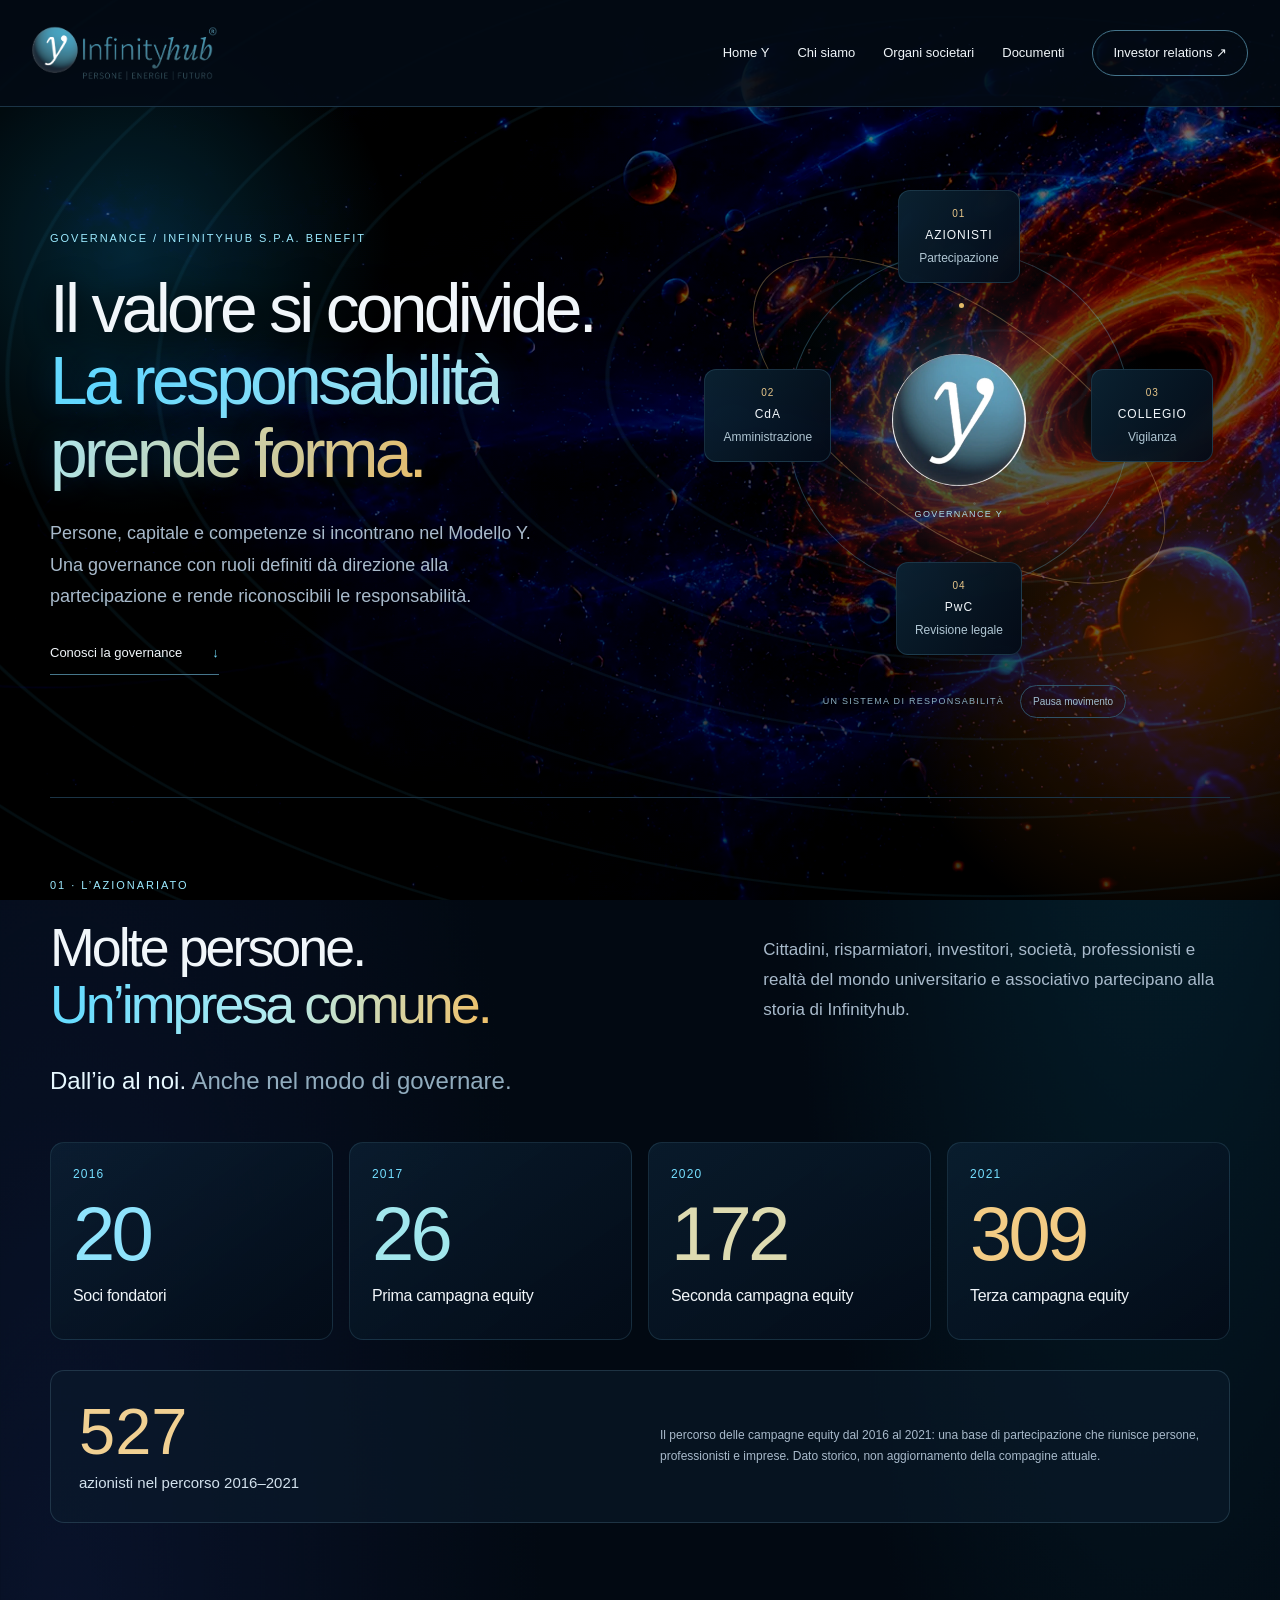
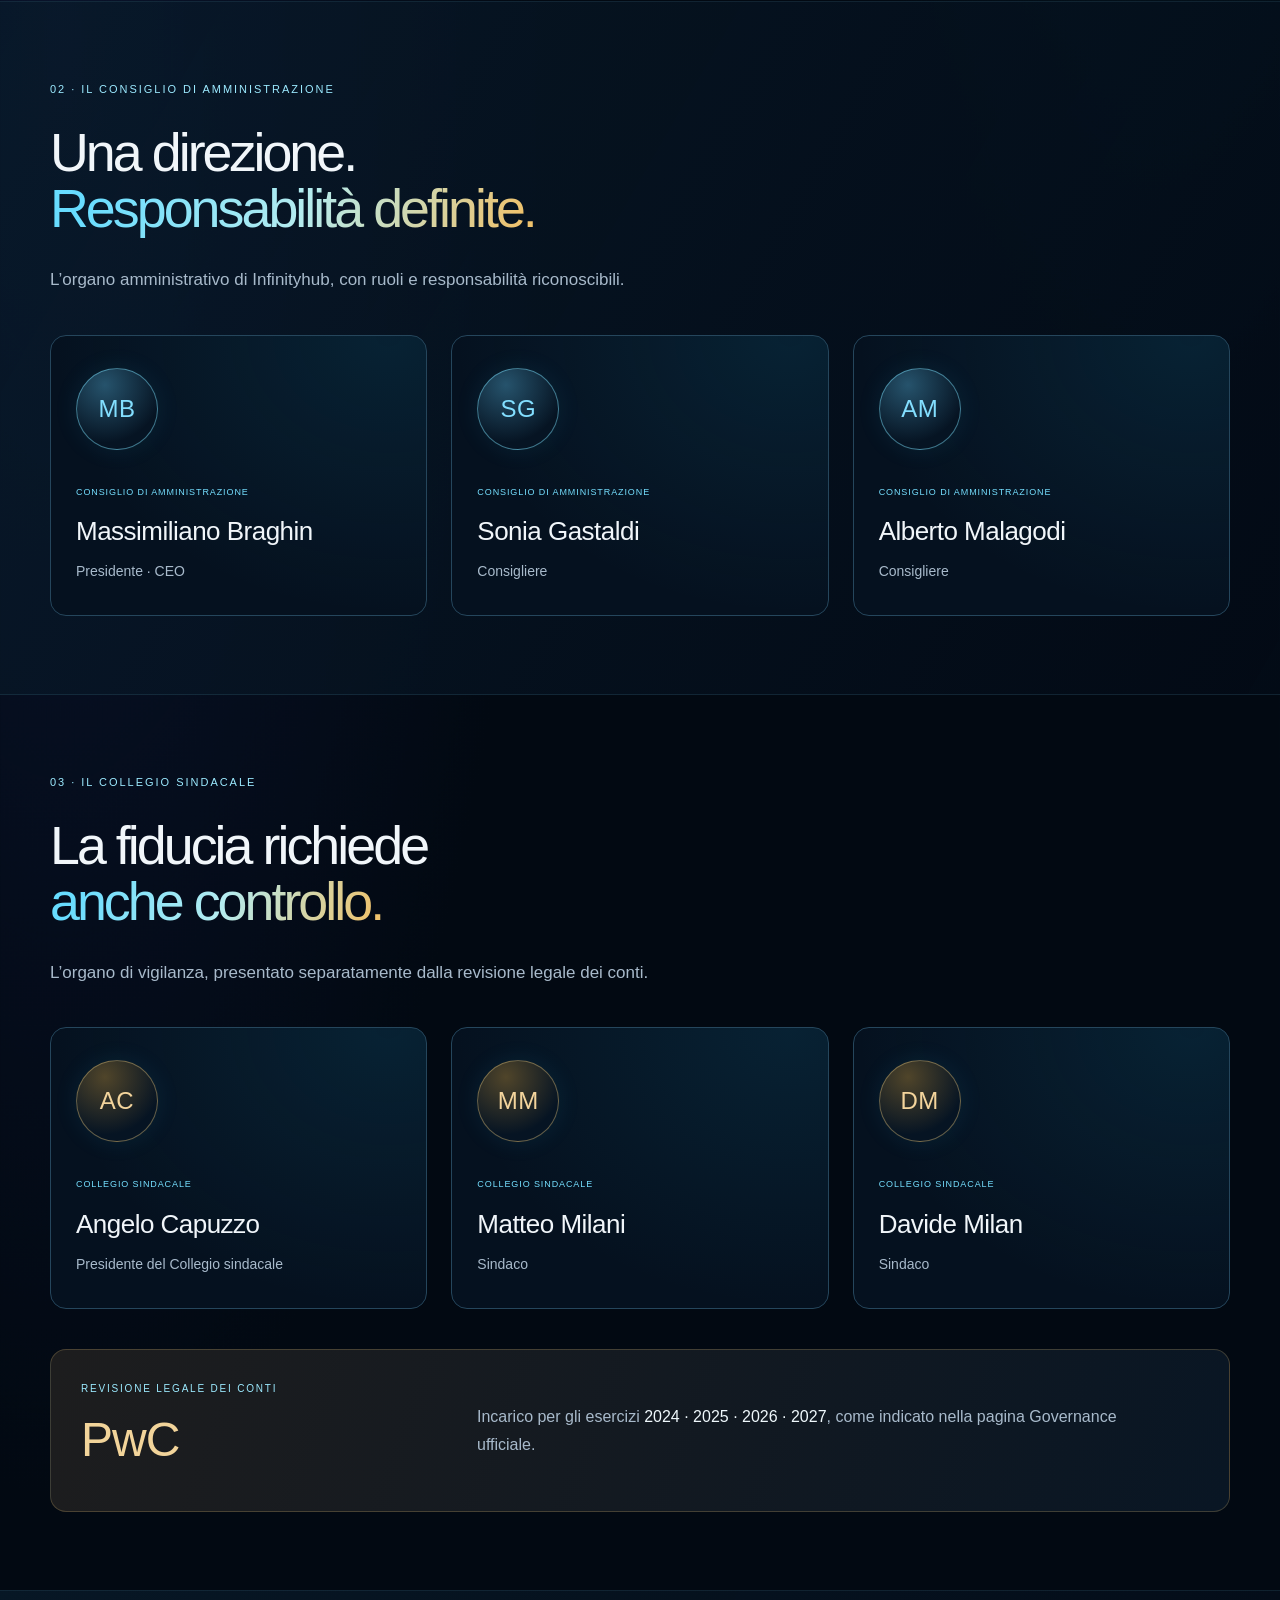
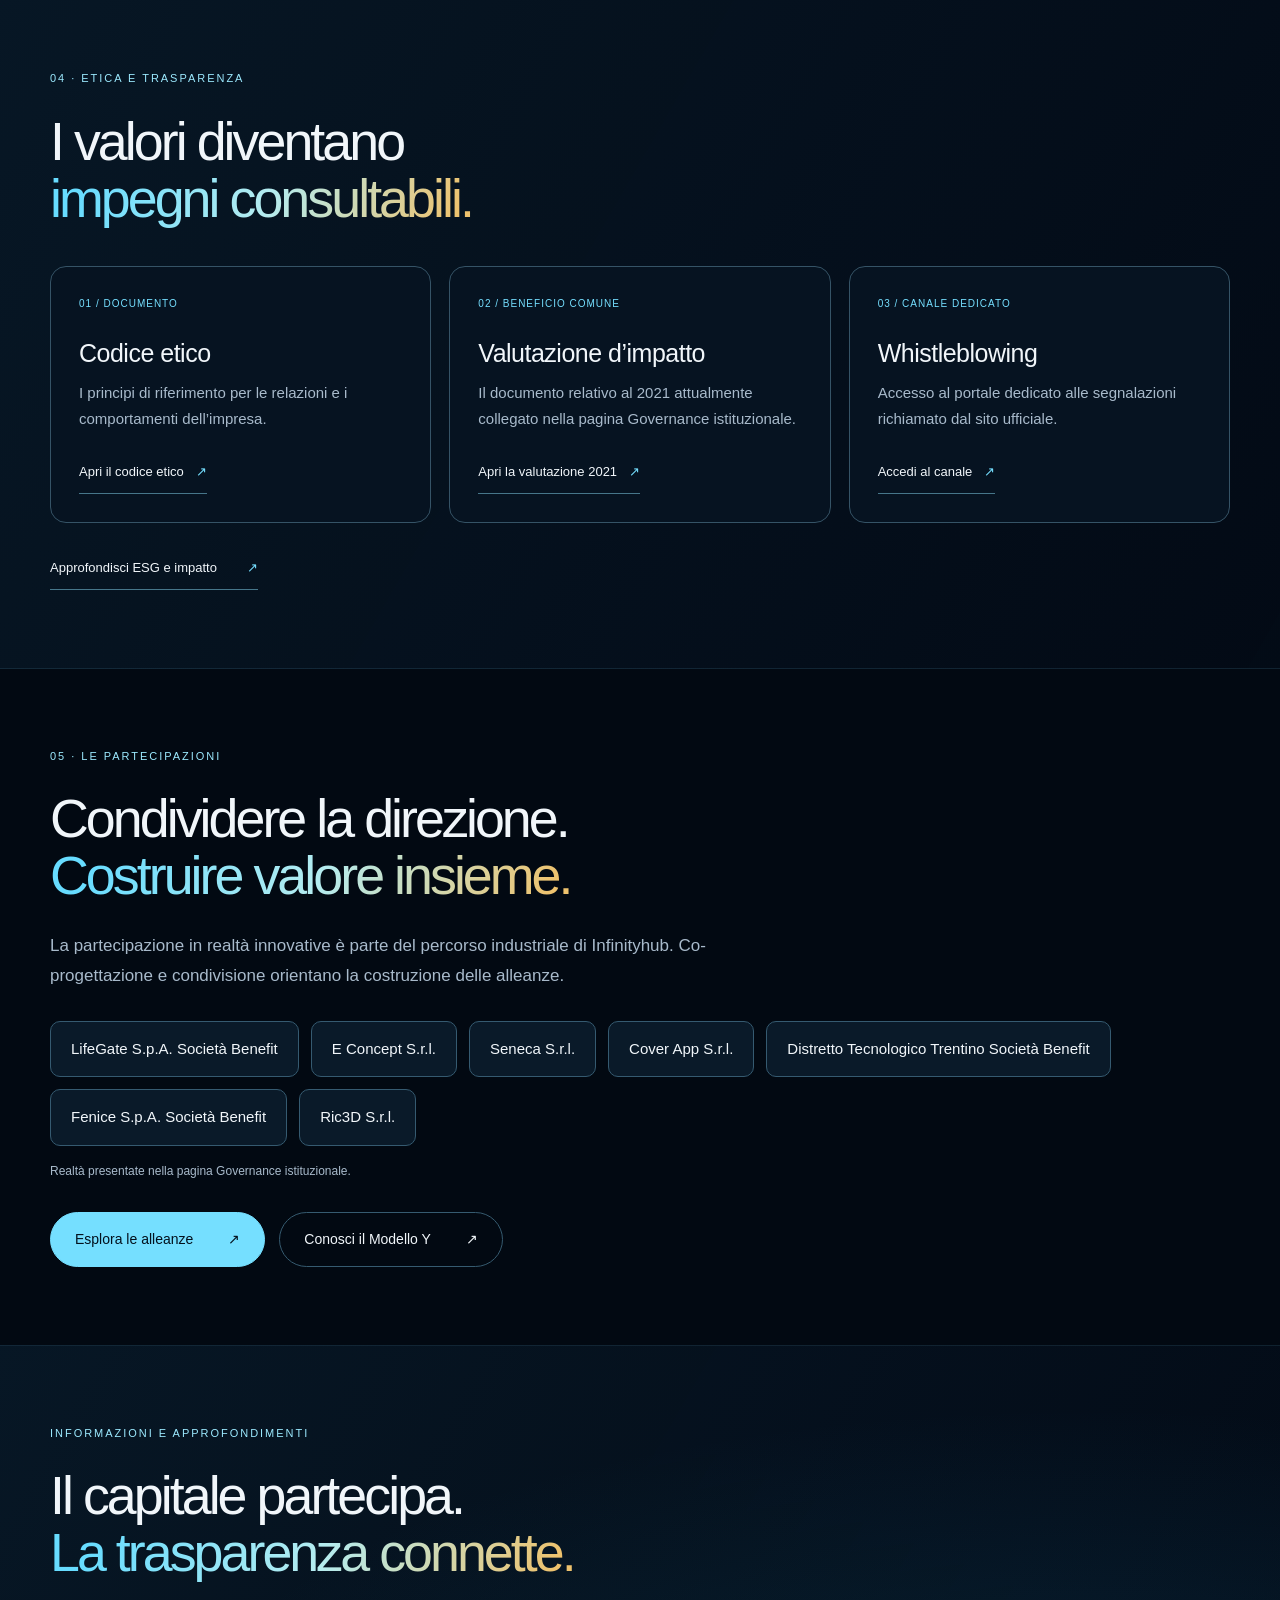
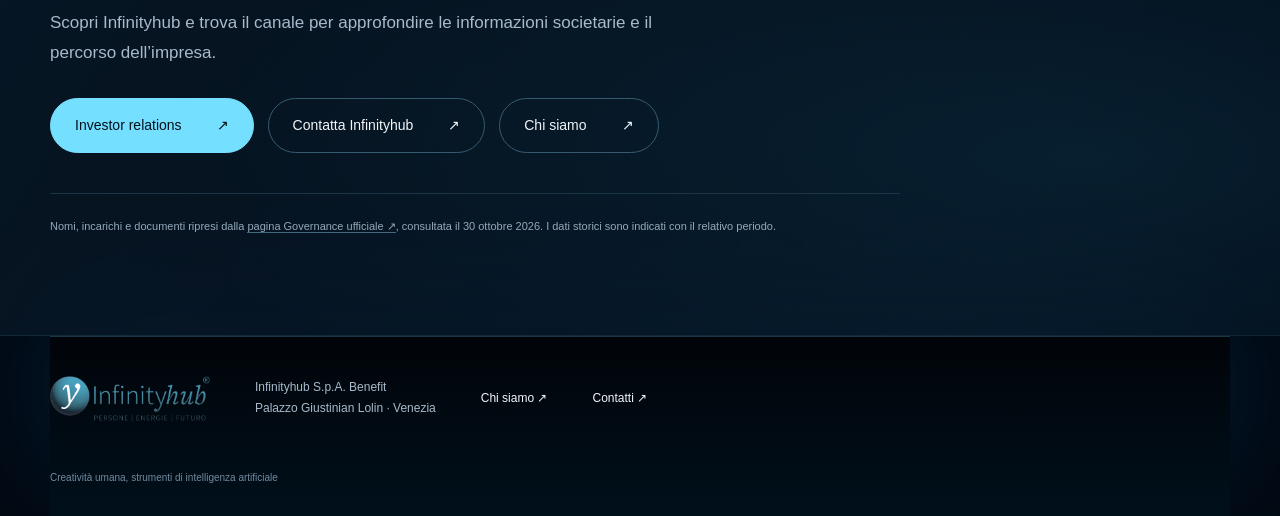
<file: governance.html>
<!DOCTYPE html><html lang="it"><head><meta charSet="utf-8"/><meta name="viewport" content="width=device-width, initial-scale=1"/><link rel="preload" as="image" href="https://maxbraghin.github.io/Y-sito-web-compilato/infinityhub-logo-header.webp"/><link rel="preload" as="image" href="https://maxbraghin.github.io/Y-sito-web-compilato/y-sigil-official.webp"/><link rel="stylesheet" href="https://maxbraghin.github.io/Y-sito-web-compilato/assets/index-CEZlg5I8.css" data-rsc-css-href="https://maxbraghin.github.io/Y-sito-web-compilato/assets/index-CEZlg5I8.css" data-precedence="vite-rsc/importer-resources"/><link rel="modulepreload" href="https://maxbraghin.github.io/Y-sito-web-compilato/assets/layout-segment-context-mVzhk-To.js" crossorigin=""/><link rel="modulepreload" href="https://maxbraghin.github.io/Y-sito-web-compilato/assets/rolldown-runtime-S-ySWqyJ.js" crossorigin=""/><link rel="modulepreload" href="https://maxbraghin.github.io/Y-sito-web-compilato/assets/index-G_3Nyw4M.js" crossorigin=""/><link rel="modulepreload" href="https://maxbraghin.github.io/Y-sito-web-compilato/assets/framework-CXnKph_e.js" crossorigin=""/><link rel="modulepreload" href="https://maxbraghin.github.io/Y-sito-web-compilato/assets/analytics-CqwSuLws.js" crossorigin=""/><link rel="modulepreload" href="https://maxbraghin.github.io/Y-sito-web-compilato/assets/governance-orbit-CMBq9SqD.js" crossorigin=""/><title>Governance · Infinityhub</title><meta name="description" content="Azionariato, organi societari, revisione legale e documenti di Infinityhub S.p.A. Benefit."/><meta name="robots" content="noindex, nofollow"/><meta property="og:title" content="Infinityhub · Y Infrastructure Platform"/><meta property="og:description" content="Infinityhub S.p.A. Benefit: Portale Y, infrastruttura digitale e relazionale per la transizione energetica partecipata."/><meta property="og:url" content="https://infinityhub-y-home.mbraghin.chatgpt.site/"/><meta property="og:site_name" content="Infinityhub"/><meta property="og:type" content="website"/><meta property="og:locale" content="it_IT"/><meta property="og:image" content="https://infinityhub-y-home.mbraghin.chatgpt.site/y-social-preview-home-20261015.jpg"/><meta property="og:image:width" content="1320"/><meta property="og:image:height" content="1580"/><meta property="og:image:type" content="image/jpeg"/><meta property="og:image:alt" content="Infinityhub · La transizione energetica prende forma quando tutto si connette."/><meta name="twitter:card" content="summary_large_image"/><meta name="twitter:title" content="Infinityhub · Y Infrastructure Platform"/><meta name="twitter:description" content="Infinityhub S.p.A. Benefit: Portale Y, infrastruttura digitale e relazionale per la transizione energetica partecipata."/><meta name="twitter:image" content="https://infinityhub-y-home.mbraghin.chatgpt.site/y-social-preview-home-20261015.jpg"/><link rel="icon" href="https://infinityhub-y-home.mbraghin.chatgpt.site/y-sigil-official.webp"/><link rel="apple-touch-icon" href="https://infinityhub-y-home.mbraghin.chatgpt.site/y-sigil-official.webp"/><script>self.__VINEXT_RSC_PARAMS__={}</script><script>self.__VINEXT_RSC_NAV__={"pathname":"/governance","searchParams":[]}</script><link rel="modulepreload" href="https://maxbraghin.github.io/Y-sito-web-compilato/assets/index-G_3Nyw4M.js" />
</head><body><main class="about-y governance-y" id="inizio"><header class="ay-nav"><a href="/" aria-label="Home Y"><img src="https://maxbraghin.github.io/Y-sito-web-compilato/infinityhub-logo-header.webp" alt="Infinityhub · Persone Energie Futuro" width="938" height="313"/></a><nav aria-label="Navigazione Governance"><a href="/">Home Y</a><a href="/chi-siamo">Chi siamo</a><a href="#organi">Organi societari</a><a href="#documenti">Documenti</a><a class="ay-nav-contact" href="https://www.infinityhub.it/investor-relations/">Investor relations ↗</a></nav></header><section class="gy-hero ay-wrap ay-section"><div><span class="ay-kicker">GOVERNANCE / INFINITYHUB S.P.A. BENEFIT</span><h1>Il valore si condivide.<br/><em>La responsabilità<br/>prende forma.</em></h1><p>Persone, capitale e competenze si incontrano nel Modello Y. Una governance con ruoli definiti dà direzione alla partecipazione e rende riconoscibili le responsabilità.</p><a class="ay-link" href="#organi">Conosci la governance <span>↓</span></a></div><div class="gy-universe"><div class="gy-map" role="img" aria-label="La governance Infinityhub: azionisti, Consiglio di amministrazione, Collegio sindacale e revisione legale PwC."><div class="gy-orbit-track gy-track-a"><i></i></div><div class="gy-orbit-track gy-track-b"><i></i></div><div class="gy-ring gy-ring-one"></div><div class="gy-ring gy-ring-two"></div><div class="gy-center"><img src="https://maxbraghin.github.io/Y-sito-web-compilato/y-sigil-official.webp" alt="" width="260" height="260"/><span>GOVERNANCE Y</span></div><span class="gy-map-node gy-map-top"><b>01</b> AZIONISTI<small>Partecipazione</small></span><span class="gy-map-node gy-map-left"><b>02</b> CdA<small>Amministrazione</small></span><span class="gy-map-node gy-map-right"><b>03</b> COLLEGIO<small>Vigilanza</small></span><span class="gy-map-node gy-map-bottom"><b>04</b> PwC<small>Revisione legale</small></span></div><div class="gy-orbit-caption"><span>UN SISTEMA DI RESPONSABILITÀ</span><button type="button" aria-pressed="false">Pausa movimento</button></div></div></section><section class="ay-wrap ay-section gy-shareholders" id="azionisti"><span class="ay-kicker">01 · L’AZIONARIATO</span><div class="ay-section-heading"><h2>Molte persone.<br/><em>Un’impresa comune.</em></h2><p>Cittadini, risparmiatori, investitori, società, professionisti e realtà del mondo universitario e associativo partecipano alla storia di Infinityhub.</p></div><p class="gy-manifesto">Dall’io al noi. <span>Anche nel modo di governare.</span></p><div class="gy-rounds"><article><span>2016</span><strong>20</strong><h3>Soci fondatori</h3></article><article><span>2017</span><strong>26</strong><h3>Prima campagna equity</h3></article><article><span>2020</span><strong>172</strong><h3>Seconda campagna equity</h3></article><article><span>2021</span><strong>309</strong><h3>Terza campagna equity</h3></article></div><div class="gy-historical"><strong>527 <span>azionisti nel percorso 2016–2021</span></strong><p>Il percorso delle campagne equity dal 2016 al 2021: una base di partecipazione che riunisce persone, professionisti e imprese. Dato storico, non aggiornamento della compagine attuale.</p></div></section><section class="gy-organs ay-section" id="organi"><div class="ay-wrap"><span class="ay-kicker">02 · IL CONSIGLIO DI AMMINISTRAZIONE</span><h2>Una direzione.<br/><em>Responsabilità definite.</em></h2><p class="ay-intro">L’organo amministrativo di Infinityhub, con ruoli e responsabilità riconoscibili.</p><div class="gy-person-grid"><article><span class="gy-initials" aria-hidden="true">MB</span><span class="gy-person-label">CONSIGLIO DI AMMINISTRAZIONE</span><h3>Massimiliano Braghin</h3><p>Presidente · CEO</p></article><article><span class="gy-initials" aria-hidden="true">SG</span><span class="gy-person-label">CONSIGLIO DI AMMINISTRAZIONE</span><h3>Sonia Gastaldi</h3><p>Consigliere</p></article><article><span class="gy-initials" aria-hidden="true">AM</span><span class="gy-person-label">CONSIGLIO DI AMMINISTRAZIONE</span><h3>Alberto Malagodi</h3><p>Consigliere</p></article></div></div></section><section class="ay-wrap ay-section" id="controlli"><span class="ay-kicker">03 · IL COLLEGIO SINDACALE</span><h2>La fiducia richiede<br/><em>anche controllo.</em></h2><p class="ay-intro">L’organo di vigilanza, presentato separatamente dalla revisione legale dei conti.</p><div class="gy-person-grid gy-auditors"><article><span class="gy-initials" aria-hidden="true">AC</span><span class="gy-person-label">COLLEGIO SINDACALE</span><h3>Angelo Capuzzo</h3><p>Presidente del Collegio sindacale</p></article><article><span class="gy-initials" aria-hidden="true">MM</span><span class="gy-person-label">COLLEGIO SINDACALE</span><h3>Matteo Milani</h3><p>Sindaco</p></article><article><span class="gy-initials" aria-hidden="true">DM</span><span class="gy-person-label">COLLEGIO SINDACALE</span><h3>Davide Milan</h3><p>Sindaco</p></article></div><div class="gy-audit"><div><span class="ay-kicker">REVISIONE LEGALE DEI CONTI</span><h3>PwC</h3></div><p>Incarico per gli esercizi <strong>2024 · 2025 · 2026 · 2027</strong>, come indicato nella pagina Governance ufficiale.</p></div></section><section class="gy-documents ay-section" id="documenti"><div class="ay-wrap"><span class="ay-kicker">04 · ETICA E TRASPARENZA</span><h2>I valori diventano<br/><em>impegni consultabili.</em></h2><div class="gy-doc-grid"><article><span>01 / DOCUMENTO</span><h3>Codice etico</h3><p>I principi di riferimento per le relazioni e i comportamenti dell’impresa.</p><a class="ay-link" href="https://www.infinityhub.it/wp-content/uploads/2023/03/Codice-Etico-InfinityHub-Spa-Benefit.pdf" target="_blank" rel="noreferrer">Apri il codice etico <span>↗</span></a></article><article><span>02 / BENEFICIO COMUNE</span><h3>Valutazione d’impatto</h3><p>Il documento relativo al 2021 attualmente collegato nella pagina Governance istituzionale.</p><a class="ay-link" href="https://www.infinityhub.it/wp-content/uploads/2023/03/Valutazione-dImpatto-2021.pdf" target="_blank" rel="noreferrer">Apri la valutazione 2021 <span>↗</span></a></article><article><span>03 / CANALE DEDICATO</span><h3>Whistleblowing</h3><p>Accesso al portale dedicato alle segnalazioni richiamato dal sito ufficiale.</p><a class="ay-link" href="https://infinityhub.integrityline.com/" target="_blank" rel="noreferrer">Accedi al canale <span>↗</span></a></article></div><a class="ay-link" href="https://www.infinityhub.it/esg/">Approfondisci ESG e impatto <span>↗</span></a></div></section><section class="ay-wrap ay-section gy-participation"><span class="ay-kicker">05 · LE PARTECIPAZIONI</span><h2>Condividere la direzione.<br/><em>Costruire valore insieme.</em></h2><p>La partecipazione in realtà innovative è parte del percorso industriale di Infinityhub. Co-progettazione e condivisione orientano la costruzione delle alleanze.</p><div class="gy-holdings"><span>LifeGate S.p.A. Società Benefit</span><span>E Concept S.r.l.</span><span>Seneca S.r.l.</span><span>Cover App S.r.l.</span><span>Distretto Tecnologico Trentino Società Benefit</span><span>Fenice S.p.A. Società Benefit</span><span>Ric3D S.r.l.</span></div><p class="gy-holdings-note">Realtà presentate nella pagina Governance istituzionale.</p><div class="ay-actions"><a href="https://www.infinityhub.it/alleanze/">Esplora le alleanze <span>↗</span></a><a href="https://www.infinityhub.it/modello-2/">Conosci il Modello Y <span>↗</span></a></div></section><section class="gy-close ay-section"><div class="ay-wrap"><span class="ay-kicker">INFORMAZIONI E APPROFONDIMENTI</span><h2>Il capitale partecipa.<br/><em>La trasparenza connette.</em></h2><p>Scopri Infinityhub e trova il canale per approfondire le informazioni societarie e il percorso dell’impresa.</p><div class="ay-actions"><a href="https://www.infinityhub.it/investor-relations/">Investor relations <span>↗</span></a><a href="https://www.infinityhub.it/contatti/">Contatta Infinityhub <span>↗</span></a><a href="/chi-siamo">Chi siamo <span>↗</span></a></div><p class="gy-source">Nomi, incarichi e documenti ripresi dalla <a href="https://www.infinityhub.it/governance/">pagina Governance ufficiale ↗</a>, consultata il 30 ottobre 2026. I dati storici sono indicati con il relativo periodo.</p></div></section><footer class="ay-footer ay-wrap"><a href="/" aria-label="Torna alla Home Y"><img src="https://maxbraghin.github.io/Y-sito-web-compilato/infinityhub-logo-header.webp" alt="Infinityhub" width="938" height="313"/></a><p>Infinityhub S.p.A. Benefit<br/>Palazzo Giustinian Lolin · Venezia</p><a href="/chi-siamo">Chi siamo ↗</a><a href="https://www.infinityhub.it/contatti/">Contatti ↗</a><small>Creatività umana, strumenti di intelligenza artificiale</small></footer></main><script id="_R_">import("https://maxbraghin.github.io/Y-sito-web-compilato/assets/index-G_3Nyw4M.js")</script></body></html><script>self.__VINEXT_RSC_CHUNKS__=self.__VINEXT_RSC_CHUNKS__||[];self.__VINEXT_RSC_CHUNKS__.push("2:I[\"62e3b14496c3\",[],\"Children\",1]\n3:I[\"d4d09d4aa3d5\",[],\"default\",1]\n4:I[\"4ad9719ea7d9\",[],\"LayoutSegmentProvider\",1]\n5:I[\"62e3b14496c3\",[],\"Slot\",1]\n6:I[\"bc8235decf03\",[],\"RedirectBoundary\",1]\n:HL[\"https://maxbraghin.github.io/Y-sito-web-compilato/assets/index-CEZlg5I8.css\",\"style\"]\n")</script><script>self.__VINEXT_RSC_CHUNKS__=self.__VINEXT_RSC_CHUNKS__||[];self.__VINEXT_RSC_CHUNKS__.push("0:{\"__route\":\"route:/governance\",\"__interceptionContext\":null,\"__layoutIds\":[\"layout:/\"],\"__rootLayout\":\"/\",\"page:/governance\":\"$L1\",\"layout:/\":[[[[\"$\",\"link\",\"css:https://maxbraghin.github.io/Y-sito-web-compilato/assets/index-CEZlg5I8.css\",{\"rel\":\"stylesheet\",\"precedence\":\"vite-rsc/importer-resources\",\"href\":\"https://maxbraghin.github.io/Y-sito-web-compilato/assets/index-CEZlg5I8.css\",\"data-rsc-css-href\":\"https://maxbraghin.github.io/Y-sito-web-compilato/assets/index-CEZlg5I8.css\"}],\"$undefined\"],[\"$\",\"html\",null,{\"lang\":\"it\",\"children\":[\"$\",\"body\",null,{\"children\":[[\"$\",\"$L2\",null,{}],[\"$\",\"$L3\",null,{}]]}]}]],null],\"route:/governance\":[[[\"$\",\"meta\",null,{\"charSet\":\"utf-8\"}],[[\"$\",\"title\",\"0\",{\"children\":\"Governance · Infinityhub\"}],[\"$\",\"meta\",\"1\",{\"name\":\"description\",\"content\":\"Azionariato, organi societari, revisione legale e documenti di Infinityhub S.p.A. Benefit.\"}],[\"$\",\"meta\",\"2\",{\"name\":\"robots\",\"content\":\"noindex, nofollow\"}],[\"$\",\"meta\",\"3\",{\"property\":\"og:title\",\"content\":\"Infinityhub · Y Infrastructure Platform\"}],[\"$\",\"meta\",\"4\",{\"property\":\"og:description\",\"content\":\"Infinityhub S.p.A. Benefit: Portale Y, infrastruttura digitale e relazionale per la transizione energetica partecipata.\"}],[\"$\",\"meta\",\"5\",{\"property\":\"og:url\",\"content\":\"https://infinityhub-y-home.mbraghin.chatgpt.site/\"}],[\"$\",\"meta\",\"6\",{\"property\":\"og:site_name\",\"content\":\"Infinityhub\"}],[\"$\",\"meta\",\"7\",{\"property\":\"og:type\",\"content\":\"website\"}],[\"$\",\"meta\",\"8\",{\"property\":\"og:locale\",\"content\":\"it_IT\"}],[\"$\",\"meta\",\"9\",{\"property\":\"og:image\",\"content\":\"https://infinityhub-y-home.mbraghin.chatgpt.site/y-social-preview-home-20261015.jpg\"}],[\"$\",\"meta\",\"10\",{\"property\":\"og:image:width\",\"content\":\"1320\"}],[\"$\",\"meta\",\"11\",{\"property\":\"og:image:height\",\"content\":\"1580\"}],[\"$\",\"meta\",\"12\",{\"property\":\"og:image:type\",\"content\":\"image/jpeg\"}],[\"$\",\"meta\",\"13\",{\"property\":\"og:image:alt\",\"content\":\"Infinityhub · La transizione energetica prende forma quando tutto si connette.\"}],[\"$\",\"meta\",\"14\",{\"name\":\"twitter:card\",\"content\":\"summary_large_image\"}],[\"$\",\"meta\",\"15\",{\"name\":\"twitter:title\",\"content\":\"Infinityhub · Y Infrastructure Platform\"}],[\"$\",\"meta\",\"16\",{\"name\":\"twitter:description\",\"content\":\"Infinityhub S.p.A. Benefit: Portale Y, infrastruttura digitale e relazionale per la transizione energetica partecipata.\"}],[\"$\",\"meta\",\"17\",{\"name\":\"twitter:image\",\"content\":\"https://infinityhub-y-home.mbraghin.chatgpt.site/y-social-preview-home-20261015.jpg\"}],[\"$\",\"link\",\"18\",{\"rel\":\"icon\",\"href\":\"https://infinityhub-y-home.mbraghin.chatgpt.site/y-sigil-official.webp\"}],[\"$\",\"link\",\"19\",{\"rel\":\"apple-touch-icon\",\"href\":\"https://infinityhub-y-home.mbraghin.chatgpt.site/y-sigil-official.webp\"}]],[[\"$\",\"meta\",\"0\",{\"name\":\"viewport\",\"content\":\"width=device-width, initial-scale=1\"}]]],[\"$\",\"$L4\",null,{\"segmentMap\":{\"children\":[\"governance\"]},\"children\":[\"$\",\"$L5\",null,{\"id\":\"layout:/\",\"parallelSlots\":\"$undefined\",\"children\":[\"$\",\"$L6\",null,{\"children\":[\"$\",\"$L4\",null,{\"segmentMap\":{\"children\":[]},\"children\":[\"$\",\"$L5\",null,{\"id\":\"page:/governance\"}]}]}]}]}]],\"__layoutFlags\":{\"layout:/\":\"s\"},\"__artifactCompatibility\":{\"schemaVersion\":1,\"graphVersion\":\"app-route-graph:72lzbf14u5gcg\",\"deploymentVersion\":\"3b52bec0-a794-4752-82b1-052670b981c1\",\"appElementsSchemaVersion\":1,\"rscPayloadSchemaVersion\":1,\"rootBoundaryId\":\"/\",\"renderEpoch\":null}}\n")</script><script>self.__VINEXT_RSC_CHUNKS__=self.__VINEXT_RSC_CHUNKS__||[];self.__VINEXT_RSC_CHUNKS__.push("7:I[\"e204049d8840\",[],\"default\",1]\n:HL[\"https://maxbraghin.github.io/Y-sito-web-compilato/infinityhub-logo-header.webp\",\"image\"]\n")</script><script>self.__VINEXT_RSC_CHUNKS__=self.__VINEXT_RSC_CHUNKS__||[];self.__VINEXT_RSC_CHUNKS__.push("1:[[[\"$\",\"link\",\"css:https://maxbraghin.github.io/Y-sito-web-compilato/assets/index-CEZlg5I8.css\",{\"rel\":\"stylesheet\",\"precedence\":\"vite-rsc/importer-resources\",\"href\":\"https://maxbraghin.github.io/Y-sito-web-compilato/assets/index-CEZlg5I8.css\",\"data-rsc-css-href\":\"https://maxbraghin.github.io/Y-sito-web-compilato/assets/index-CEZlg5I8.css\"}],\"$undefined\"],[\"$\",\"main\",null,{\"className\":\"about-y governance-y\",\"id\":\"inizio\",\"children\":[[\"$\",\"header\",null,{\"className\":\"ay-nav\",\"children\":[[\"$\",\"a\",null,{\"href\":\"/\",\"aria-label\":\"Home Y\",\"children\":[\"$\",\"img\",null,{\"src\":\"https://maxbraghin.github.io/Y-sito-web-compilato/infinityhub-logo-header.webp\",\"alt\":\"Infinityhub · Persone Energie Futuro\",\"width\":\"938\",\"height\":\"313\"}]}],[\"$\",\"nav\",null,{\"aria-label\":\"Navigazione Governance\",\"children\":[[\"$\",\"a\",null,{\"href\":\"/\",\"children\":\"Home Y\"}],[\"$\",\"a\",null,{\"href\":\"/chi-siamo\",\"children\":\"Chi siamo\"}],[\"$\",\"a\",null,{\"href\":\"#organi\",\"children\":\"Organi societari\"}],[\"$\",\"a\",null,{\"href\":\"#documenti\",\"children\":\"Documenti\"}],[\"$\",\"a\",null,{\"className\":\"ay-nav-contact\",\"href\":\"https://www.infinityhub.it/investor-relations/\",\"children\":\"Investor relations ↗\"}]]}]]}],[\"$\",\"section\",null,{\"className\":\"gy-hero ay-wrap ay-section\",\"children\":[[\"$\",\"div\",null,{\"children\":[[\"$\",\"span\",null,{\"className\":\"ay-kicker\",\"children\":\"GOVERNANCE / INFINITYHUB S.P.A. BENEFIT\"}],[\"$\",\"h1\",null,{\"children\":[\"Il valore si condivide.\",[\"$\",\"br\",null,{}],[\"$\",\"em\",null,{\"children\":[\"La responsabilità\",[\"$\",\"br\",null,{}],\"prende forma.\"]}]]}],[\"$\",\"p\",null,{\"children\":\"Persone, capitale e competenze si incontrano nel Modello Y. Una governance con ruoli definiti dà direzione alla partecipazione e rende riconoscibili le responsabilità.\"}],[\"$\",\"a\",null,{\"className\":\"ay-link\",\"href\":\"#organi\",\"children\":[\"Conosci la governance \",[\"$\",\"span\",null,{\"children\":\"↓\"}]]}]]}],[\"$\",\"$L7\",null,{}]]}],[\"$\",\"section\",null,{\"className\":\"ay-wrap ay-section gy-shareholders\",\"id\":\"azionisti\",\"children\":[[\"$\",\"span\",null,{\"className\":\"ay-kicker\",\"children\":\"01 · L’AZIONARIATO\"}],[\"$\",\"div\",null,{\"className\":\"ay-section-heading\",\"children\":[[\"$\",\"h2\",null,{\"children\":[\"Molte persone.\",[\"$\",\"br\",null,{}],[\"$\",\"em\",null,{\"children\":\"Un’impresa comune.\"}]]}],[\"$\",\"p\",null,{\"children\":\"Cittadini, risparmiatori, investitori, società, professionisti e realtà del mondo universitario e associativo partecipano alla storia di Infinityhub.\"}]]}],[\"$\",\"p\",null,{\"className\":\"gy-manifesto\",\"children\":[\"Dall’io al noi. \",[\"$\",\"span\",null,{\"children\":\"Anche nel modo di governare.\"}]]}],[\"$\",\"div\",null,{\"className\":\"gy-rounds\",\"children\":[[\"$\",\"article\",\"2016\",{\"children\":[[\"$\",\"span\",null,{\"children\":\"2016\"}],[\"$\",\"strong\",null,{\"children\":\"20\"}],[\"$\",\"h3\",null,{\"children\":\"Soci fondatori\"}]]}],[\"$\",\"article\",\"2017\",{\"children\":[[\"$\",\"span\",null,{\"children\":\"2017\"}],[\"$\",\"strong\",null,{\"children\":\"26\"}],[\"$\",\"h3\",null,{\"children\":\"Prima campagna equity\"}]]}],[\"$\",\"article\",\"2020\",{\"children\":[[\"$\",\"span\",null,{\"children\":\"2020\"}],[\"$\",\"strong\",null,{\"children\":\"172\"}],[\"$\",\"h3\",null,{\"children\":\"Seconda campagna equity\"}]]}],[\"$\",\"article\",\"2021\",{\"children\":[[\"$\",\"span\",null,{\"children\":\"2021\"}],[\"$\",\"strong\",null,{\"children\":\"309\"}],[\"$\",\"h3\",null,{\"children\":\"Terza campagna equity\"}]]}]]}],[\"$\",\"div\",null,{\"className\":\"gy-historical\",\"children\":[[\"$\",\"strong\",null,{\"children\":[\"527 \",[\"$\",\"span\",null,{\"children\":\"azionisti nel percorso 2016–2021\"}]]}],[\"$\",\"p\",null,{\"children\":\"Il percorso delle campagne equity dal 2016 al 2021: una base di partecipazione che riunisce persone, professionisti e imprese. Dato storico, non aggiornamento della compagine attuale.\"}]]}]]}],[\"$\",\"section\",null,{\"className\":\"gy-organs ay-section\",\"id\":\"organi\",\"children\":[\"$\",\"div\",null,{\"className\":\"ay-wrap\",\"children\":[[\"$\",\"span\",null,{\"className\":\"ay-kicker\",\"children\":\"02 · IL CONSIGLIO DI AMMINISTRAZIONE\"}],[\"$\",\"h2\",null,{\"children\":[\"Una direzione.\",[\"$\",\"br\",null,{}],[\"$\",\"em\",null,{\"children\":\"Responsabilità definite.\"}]]}],[\"$\",\"p\",null,{\"className\":\"ay-intro\",\"children\":\"L’organo amministrativo di Infinityhub, con ruoli e responsabilità riconoscibili.\"}],[\"$\",\"div\",null,{\"className\":\"gy-person-grid\",\"children\":[[\"$\",\"article\",\"Massimiliano Braghin\",{\"children\":[[\"$\",\"span\",null,{\"className\":\"gy-initials\",\"aria-hidden\":\"true\",\"children\":\"MB\"}],[\"$\",\"span\",null,{\"className\":\"gy-person-label\",\"children\":\"CONSIGLIO DI AMMINISTRAZIONE\"}],[\"$\",\"h3\",null,{\"children\":\"Massimiliano Braghin\"}],[\"$\",\"p\",null,{\"children\":\"Presidente · CEO\"}]]}],[\"$\",\"article\",\"Sonia Gastaldi\",{\"children\":[\"$L8\",\"$L9\",\"$La\",\"$Lb\"]}],\"$Lc\"]}]]}]}],\"$Ld\",\"$Le\",\"$Lf\",\"$L10\",\"$L11\"]}]]\n")</script><script>self.__VINEXT_RSC_CHUNKS__=self.__VINEXT_RSC_CHUNKS__||[];self.__VINEXT_RSC_CHUNKS__.push("8:[\"$\",\"span\",null,{\"className\":\"gy-initials\",\"aria-hidden\":\"true\",\"children\":\"SG\"}]\n9:[\"$\",\"span\",null,{\"className\":\"gy-person-label\",\"children\":\"CONSIGLIO DI AMMINISTRAZIONE\"}]\na:[\"$\",\"h3\",null,{\"children\":\"Sonia Gastaldi\"}]\nb:[\"$\",\"p\",null,{\"children\":\"Consigliere\"}]\nc:[\"$\",\"article\",\"Alberto Malagodi\",{\"children\":[[\"$\",\"span\",null,{\"className\":\"gy-initials\",\"aria-hidden\":\"true\",\"children\":\"AM\"}],[\"$\",\"span\",null,{\"className\":\"gy-person-label\",\"children\":\"CONSIGLIO DI AMMINISTRAZIONE\"}],[\"$\",\"h3\",null,{\"children\":\"Alberto Malagodi\"}],[\"$\",\"p\",null,{\"children\":\"Consigliere\"}]]}]\n")</script><script>self.__VINEXT_RSC_CHUNKS__=self.__VINEXT_RSC_CHUNKS__||[];self.__VINEXT_RSC_CHUNKS__.push("d:[\"$\",\"section\",null,{\"className\":\"ay-wrap ay-section\",\"id\":\"controlli\",\"children\":[[\"$\",\"span\",null,{\"className\":\"ay-kicker\",\"children\":\"03 · IL COLLEGIO SINDACALE\"}],[\"$\",\"h2\",null,{\"children\":[\"La fiducia richiede\",[\"$\",\"br\",null,{}],[\"$\",\"em\",null,{\"children\":\"anche controllo.\"}]]}],[\"$\",\"p\",null,{\"className\":\"ay-intro\",\"children\":\"L’organo di vigilanza, presentato separatamente dalla revisione legale dei conti.\"}],[\"$\",\"div\",null,{\"className\":\"gy-person-grid gy-auditors\",\"children\":[[\"$\",\"article\",\"Angelo Capuzzo\",{\"children\":[[\"$\",\"span\",null,{\"className\":\"gy-initials\",\"aria-hidden\":\"true\",\"children\":\"AC\"}],[\"$\",\"span\",null,{\"className\":\"gy-person-label\",\"children\":\"COLLEGIO SINDACALE\"}],[\"$\",\"h3\",null,{\"children\":\"Angelo Capuzzo\"}],[\"$\",\"p\",null,{\"children\":\"Presidente del Collegio sindacale\"}]]}],[\"$\",\"article\",\"Matteo Milani\",{\"children\":[[\"$\",\"span\",null,{\"className\":\"gy-initials\",\"aria-hidden\":\"true\",\"children\":\"MM\"}],[\"$\",\"span\",null,{\"className\":\"gy-person-label\",\"children\":\"COLLEGIO SINDACALE\"}],[\"$\",\"h3\",null,{\"children\":\"Matteo Milani\"}],[\"$\",\"p\",null,{\"children\":\"Sindaco\"}]]}],[\"$\",\"article\",\"Davide Milan\",{\"children\":[[\"$\",\"span\",null,{\"className\":\"gy-initials\",\"aria-hidden\":\"true\",\"children\":\"DM\"}],[\"$\",\"span\",null,{\"className\":\"gy-person-label\",\"children\":\"COLLEGIO SINDACALE\"}],[\"$\",\"h3\",null,{\"children\":\"Davide Milan\"}],[\"$\",\"p\",null,{\"children\":\"Sindaco\"}]]}]]}],[\"$\",\"div\",null,{\"className\":\"gy-audit\",\"children\":[[\"$\",\"div\",null,{\"children\":[[\"$\",\"span\",null,{\"className\":\"ay-kicker\",\"children\":\"REVISIONE LEGALE DEI CONTI\"}],[\"$\",\"h3\",null,{\"children\":\"PwC\"}]]}],[\"$\",\"p\",null,{\"children\":[\"Incarico per gli esercizi \",[\"$\",\"strong\",null,{\"children\":\"2024 · 2025 · 2026 · 2027\"}],\", come indicato nella pagina Governance ufficiale.\"]}]]}]]}]\n")</script><script>self.__VINEXT_RSC_CHUNKS__=self.__VINEXT_RSC_CHUNKS__||[];self.__VINEXT_RSC_CHUNKS__.push("e:[\"$\",\"section\",null,{\"className\":\"gy-documents ay-section\",\"id\":\"documenti\",\"children\":[\"$\",\"div\",null,{\"className\":\"ay-wrap\",\"children\":[[\"$\",\"span\",null,{\"className\":\"ay-kicker\",\"children\":\"04 · ETICA E TRASPARENZA\"}],[\"$\",\"h2\",null,{\"children\":[\"I valori diventano\",[\"$\",\"br\",null,{}],[\"$\",\"em\",null,{\"children\":\"impegni consultabili.\"}]]}],[\"$\",\"div\",null,{\"className\":\"gy-doc-grid\",\"children\":[[\"$\",\"article\",null,{\"children\":[[\"$\",\"span\",null,{\"children\":\"01 / DOCUMENTO\"}],[\"$\",\"h3\",null,{\"children\":\"Codice etico\"}],[\"$\",\"p\",null,{\"children\":\"I principi di riferimento per le relazioni e i comportamenti dell’impresa.\"}],[\"$\",\"a\",null,{\"className\":\"ay-link\",\"href\":\"https://www.infinityhub.it/wp-content/uploads/2023/03/Codice-Etico-InfinityHub-Spa-Benefit.pdf\",\"target\":\"_blank\",\"rel\":\"noreferrer\",\"children\":[\"Apri il codice etico \",[\"$\",\"span\",null,{\"children\":\"↗\"}]]}]]}],[\"$\",\"article\",null,{\"children\":[[\"$\",\"span\",null,{\"children\":\"02 / BENEFICIO COMUNE\"}],[\"$\",\"h3\",null,{\"children\":\"Valutazione d’impatto\"}],[\"$\",\"p\",null,{\"children\":\"Il documento relativo al 2021 attualmente collegato nella pagina Governance istituzionale.\"}],[\"$\",\"a\",null,{\"className\":\"ay-link\",\"href\":\"https://www.infinityhub.it/wp-content/uploads/2023/03/Valutazione-dImpatto-2021.pdf\",\"target\":\"_blank\",\"rel\":\"noreferrer\",\"children\":[\"Apri la valutazione 2021 \",[\"$\",\"span\",null,{\"children\":\"↗\"}]]}]]}],[\"$\",\"article\",null,{\"children\":[[\"$\",\"span\",null,{\"children\":\"03 / CANALE DEDICATO\"}],[\"$\",\"h3\",null,{\"children\":\"Whistleblowing\"}],[\"$\",\"p\",null,{\"children\":\"Accesso al portale dedicato alle segnalazioni richiamato dal sito ufficiale.\"}],[\"$\",\"a\",null,{\"className\":\"ay-link\",\"href\":\"https://infinityhub.integrityline.com/\",\"target\":\"_blank\",\"rel\":\"noreferrer\",\"children\":[\"Accedi al canale \",[\"$\",\"span\",null,{\"children\":\"↗\"}]]}]]}]]}],[\"$\",\"a\",null,{\"className\":\"ay-link\",\"href\":\"https://www.infinityhub.it/esg/\",\"children\":[\"Approfondisci ESG e impatto \",[\"$\",\"span\",null,{\"children\":\"↗\"}]]}]]}]}]\nf:[\"$\",\"section\",null,{\"className\":\"ay-wrap ay-section gy-participation\",\"children\":[[\"$\",\"span\",null,{\"className\":\"ay-kicker\",\"children\":\"05 · LE PARTECIPAZIONI\"}],[\"$\",\"h2\",null,{\"children\":[\"Condividere la direzione.\",[\"$\",\"br\",null,{}],[\"$\",\"em\",null,{\"children\":\"Costruire valore insieme.\"}]]}],[\"$\",\"p\",null,{\"children\":\"La partecipazione in realtà innovative è parte del percorso industriale di Infinityhub. Co-progettazione e condivisione orientano la costruzione delle alleanze.\"}],[\"$\",\"div\",null,{\"className\":\"gy-holdings\",\"children\":[[\"$\",\"span\",null,{\"children\":\"LifeGate S.p.A. Società Benefit\"}],[\"$\",\"span\",null,{\"children\":\"E Concept S.r.l.\"}],[\"$\",\"span\",null,{\"children\":\"Seneca S.r.l.\"}],[\"$\",\"span\",null,{\"children\":\"Cover App S.r.l.\"}],[\"$\",\"span\",null,{\"children\":\"Distretto Tecnologico Trentino Società Benefit\"}],[\"$\",\"span\",null,{\"children\":\"Fenice S.p.A. Società Benefit\"}],[\"$\",\"span\",null,{\"children\":\"Ric3D S.r.l.\"}]]}],[\"$\",\"p\",null,{\"className\":\"gy-holdings-note\",\"children\":\"Realtà presentate nella pagina Governance istituzionale.\"}],[\"$\",\"div\",null,{\"className\":\"ay-actions\",\"children\":[[\"$\",\"a\",null,{\"href\":\"https://www.infinityhub.it/alleanze/\",\"children\":[\"Esplora le alleanze \",[\"$\",\"span\",null,{\"children\":\"↗\"}]]}],[\"$\",\"a\",null,{\"href\":\"https://www.infinityhub.it/modello-2/\",\"children\":[\"Conosci il Modello Y \",[\"$\",\"span\",null,{\"children\":\"↗\"}]]}]]}]]}]\n")</script><script>self.__VINEXT_RSC_CHUNKS__=self.__VINEXT_RSC_CHUNKS__||[];self.__VINEXT_RSC_CHUNKS__.push("10:[\"$\",\"section\",null,{\"className\":\"gy-close ay-section\",\"children\":[\"$\",\"div\",null,{\"className\":\"ay-wrap\",\"children\":[[\"$\",\"span\",null,{\"className\":\"ay-kicker\",\"children\":\"INFORMAZIONI E APPROFONDIMENTI\"}],[\"$\",\"h2\",null,{\"children\":[\"Il capitale partecipa.\",[\"$\",\"br\",null,{}],[\"$\",\"em\",null,{\"children\":\"La trasparenza connette.\"}]]}],[\"$\",\"p\",null,{\"children\":\"Scopri Infinityhub e trova il canale per approfondire le informazioni societarie e il percorso dell’impresa.\"}],[\"$\",\"div\",null,{\"className\":\"ay-actions\",\"children\":[[\"$\",\"a\",null,{\"href\":\"https://www.infinityhub.it/investor-relations/\",\"children\":[\"Investor relations \",[\"$\",\"span\",null,{\"children\":\"↗\"}]]}],[\"$\",\"a\",null,{\"href\":\"https://www.infinityhub.it/contatti/\",\"children\":[\"Contatta Infinityhub \",[\"$\",\"span\",null,{\"children\":\"↗\"}]]}],[\"$\",\"a\",null,{\"href\":\"/chi-siamo\",\"children\":[\"Chi siamo \",[\"$\",\"span\",null,{\"children\":\"↗\"}]]}]]}],[\"$\",\"p\",null,{\"className\":\"gy-source\",\"children\":[\"Nomi, incarichi e documenti ripresi dalla \",[\"$\",\"a\",null,{\"href\":\"https://www.infinityhub.it/governance/\",\"children\":\"pagina Governance ufficiale ↗\"}],\", consultata il 30 ottobre 2026. I dati storici sono indicati con il relativo periodo.\"]}]]}]}]\n11:[\"$\",\"footer\",null,{\"className\":\"ay-footer ay-wrap\",\"children\":[[\"$\",\"a\",null,{\"href\":\"/\",\"aria-label\":\"Torna alla Home Y\",\"children\":[\"$\",\"img\",null,{\"src\":\"https://maxbraghin.github.io/Y-sito-web-compilato/infinityhub-logo-header.webp\",\"alt\":\"Infinityhub\",\"width\":\"938\",\"height\":\"313\"}]}],[\"$\",\"p\",null,{\"children\":[\"Infinityhub S.p.A. Benefit\",[\"$\",\"br\",null,{}],\"Palazzo Giustinian Lolin · Venezia\"]}],[\"$\",\"a\",null,{\"href\":\"/chi-siamo\",\"children\":\"Chi siamo ↗\"}],[\"$\",\"a\",null,{\"href\":\"https://www.infinityhub.it/contatti/\",\"children\":\"Contatti ↗\"}],[\"$\",\"small\",null,{\"children\":\"Creatività umana, strumenti di intelligenza artificiale\"}]]}]\n")</script><script>self.__VINEXT_RSC_DONE__=true</script>
</file>
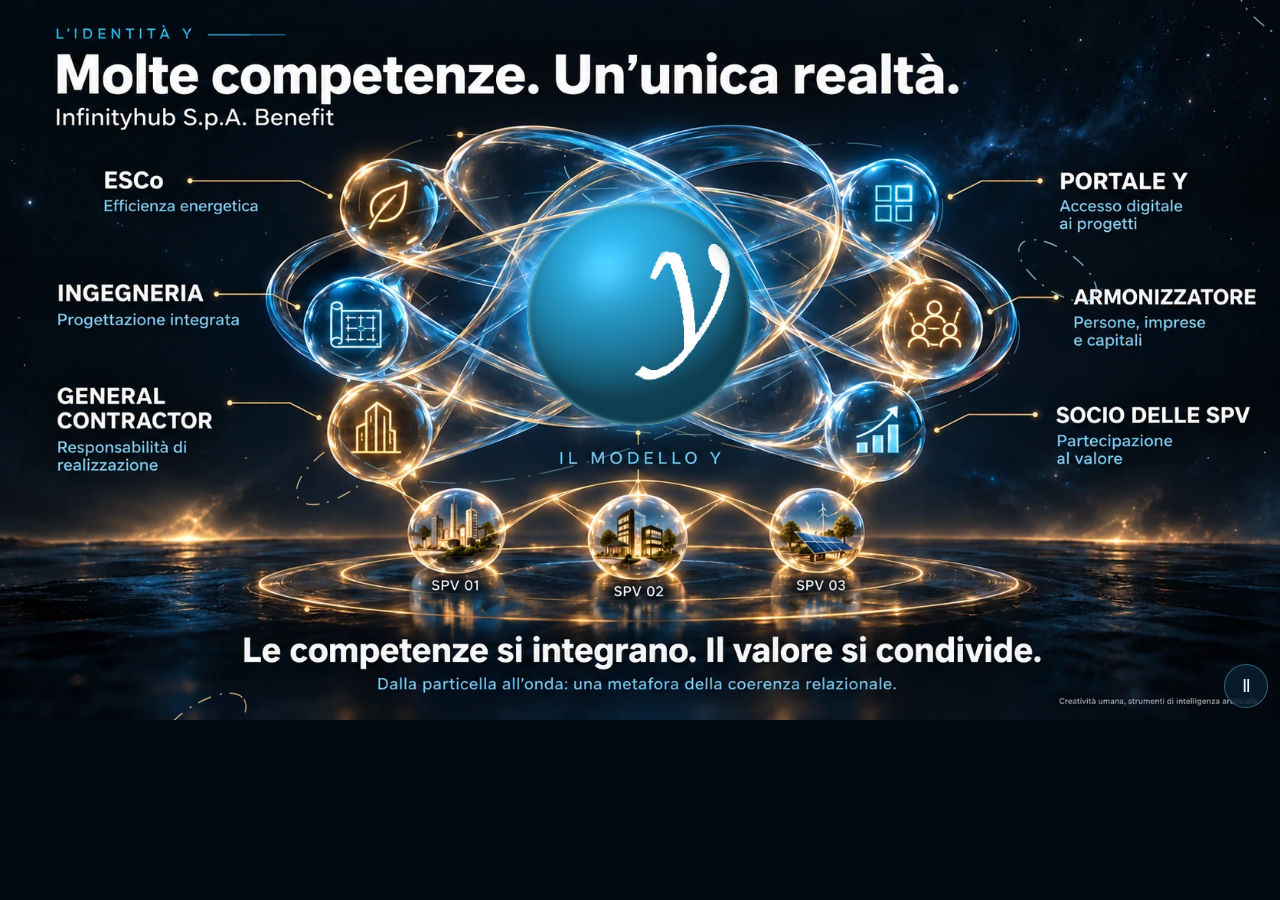
<file: identity-y-frame.html>
<!doctype html><html lang="it"><head><meta charset="utf-8"><meta name="viewport" content="width=device-width,initial-scale=1"><title>Infinityhub · Il modello Y in orbita · Prova 02</title><style>
*{box-sizing:border-box}body{margin:0;background:#020911;color:#edfaff;font-family:Arial,Helvetica,sans-serif}.frame{max-width:1800px;margin:auto}.scene{position:relative;aspect-ratio:1672/941;isolation:isolate;overflow:hidden}.art{display:block;width:100%;height:auto}.effects{position:absolute;inset:0;width:100%;height:100%;pointer-events:none}.trail{fill:none;stroke-width:1.1;stroke:#9aeaff;opacity:.35}.gold{stroke:#ffc775}.particle{fill:#e4faff;filter:drop-shadow(0 0 4px #46ccff)}.particle.gold{fill:#ffe0a3;filter:drop-shadow(0 0 5px #ffa52c)}.halo{fill:none;stroke:#8eeaff;stroke-width:1;transform-origin:835px 410px;animation:pulse 6s ease-in-out infinite;opacity:.25}.spot{position:absolute;width:10%;height:18%;border:1px solid transparent;background:transparent;border-radius:50%;cursor:pointer;transition:box-shadow .3s,border-color .3s}.spot:hover,.spot:focus-visible,.spot[aria-pressed=true]{border-color:#ffe2a899;box-shadow:0 0 22px #ffc16455,inset 0 0 18px #92eaff30;outline:none}.spot:focus-visible{outline:2px solid white;outline-offset:5px}.s0{left:25.8%;top:19.7%}.s1{left:22.5%;top:35.5%}.s2{left:24.3%;top:50.5%}.s3{left:65.4%;top:19.5%}.s4{left:67%;top:35%}.s5{left:64%;top:50.2%}.bar{display:flex;gap:14px;align-items:center;justify-content:space-between;padding:15px 32px;border-top:1px solid #84dfff25;color:#9cc8dc;font-size:12px}.bar button{background:#092031;border:1px solid #76d8f660;color:#dff9ff;padding:9px 15px;border-radius:22px;font:inherit;cursor:pointer}.mobile-tabs{display:none}.details{margin:0 32px 32px;padding:23px 28px;min-height:115px;border:1px solid #ffc67840;border-left:2px solid #ffd18b;background:linear-gradient(110deg,#0b2439bb,#08131dbb);display:grid;grid-template-columns:260px 1fr;gap:30px;align-items:center}.details h2{margin:0;color:#ffe0ad;font:700 25px/1.2 Arial,Helvetica,sans-serif}.details p{margin:0;color:#c3e6f5;font-size:17px;line-height:1.6}.paused .halo{animation-play-state:paused}.note{margin:0 32px 24px;font-size:11px;color:#6d94a8}button:focus-visible{outline:2px solid #ffca7d;outline-offset:3px}@keyframes pulse{50%{transform:scale(1.035);opacity:.6}}
@media(max-width:700px){.scene{margin-top:8px}.bar{padding:15px 18px;font-size:11px}.bar span{max-width:65%;line-height:1.5}.details{margin:15px 18px 20px;grid-template-columns:1fr;gap:12px;padding:20px;min-height:175px}.details h2{font-size:24px}.details p{font-size:15px}.mobile-tabs{display:grid;grid-template-columns:1fr 1fr;gap:8px;margin:0 18px}.mobile-tabs button{color:#c3e9f8;font:600 11px/1.4 Arial,sans-serif;padding:12px 8px;border:1px solid #79d9fa40;background:#071926;border-radius:8px}.mobile-tabs button[aria-pressed=true]{border-color:#ffcb7a;color:#ffe0ad;background:#2d231c}.note{margin-inline:18px;line-height:1.5}}
@media(prefers-reduced-motion:reduce){.halo{animation:none}}
#motion{position:absolute;right:12px;bottom:12px;width:44px;height:44px;border:1px solid #76d8f660;border-radius:50%;background:#092031cc;color:#dff9ff;font:18px Arial;cursor:pointer}@media(max-width:700px){.scene{margin-top:0}#motion{right:5px;bottom:5px}}

.living-sphere{animation:sphere-breathe 8s ease-in-out infinite;transform-box:view-box}
.sphere-binding{fill:none;stroke:#a7eaff;stroke-width:1.8;opacity:.65;stroke-dasharray:18 12 3 10;animation:binding-flow 8s linear infinite}
.living-sphere:nth-child(even) .sphere-binding{stroke:#ffdc9d}
.trail{stroke-dasharray:45 12 3 18;animation:binding-flow 14s linear infinite;stroke-width:1.6}
.trail.gold{animation-direction:reverse;animation-duration:19s}
.paused .living-sphere,.paused .sphere-binding,.paused .trail{animation-play-state:paused}
@keyframes sphere-breathe{0%,100%{transform:translate(-7px,7px) scale(1.20)}25%{transform:translate(8px,-3px) scale(1.22)}50%{transform:translate(4px,-10px) scale(1.23)}75%{transform:translate(-9px,-2px) scale(1.21)}}
@keyframes binding-flow{to{stroke-dashoffset:-172}}
@media(prefers-reduced-motion:reduce){.living-sphere,.sphere-binding,.trail{animation:none!important}}

.y-globe{position:absolute;left:41.1483%;top:28.0553%;width:17.4641%;aspect-ratio:1;border-radius:50%;overflow:hidden;perspective:650px;background:radial-gradient(circle at 35% 25%,#a8efff,#26bdec 35%,#03658e 75%,#012e46);box-shadow:inset -8px -4px 18px #01263e88}
.y-rotor{position:absolute;inset:0;transform-style:preserve-3d;animation:y-turn 10s linear infinite}
.y-face{position:absolute;inset:0;border-radius:50%;backface-visibility:hidden;background-image:url('y-sigil-official.webp');background-size:cover;background-position:center}
.y-back{transform:rotateY(180deg);background:radial-gradient(circle at 35% 25%,#a8efff,#26bdec 35%,#03658e 75%,#012e46)}
.y-gloss{position:absolute;inset:0;border-radius:50%;box-shadow:inset 0 0 5px #bafaff,inset -8px -4px 16px #002c4844;pointer-events:none}
@keyframes y-turn{from{transform:rotateY(0deg)}to{transform:rotateY(360deg)}}
.paused .y-rotor{animation-play-state:paused}
@media(prefers-reduced-motion:reduce){.y-rotor{animation:none}}
#planet{display:block;width:100%;height:100%;border-radius:50%}</style></head><body><main class="frame"><div class="scene" aria-label="Molte competenze. Un’unica realtà. Infinityhub S.p.A. Benefit. ESCo, ingegneria, general contractor, Portale Y, armonizzatore e socio delle SPV."><img class="art" src="identity-y-sans-20261019.webp" width="1672" height="941" decoding="async" alt="Il modello Y in orbita: sfera Y centrale con sei competenze collegate e tre società di progetto. Le competenze si integrano. Il valore si condivide."><svg class="effects sphere-layer" viewBox="0 0 1672 941" aria-hidden="true"><defs><clipPath id="sphere-0"><circle cx="834" cy="410" r="146"/></clipPath><clipPath id="sphere-1"><circle cx="509" cy="272" r="64"/></clipPath><clipPath id="sphere-2"><circle cx="465" cy="430" r="66"/></clipPath><clipPath id="sphere-3"><circle cx="497" cy="565" r="65"/></clipPath><clipPath id="sphere-4"><circle cx="1163" cy="271" r="63"/></clipPath><clipPath id="sphere-5"><circle cx="1218" cy="430" r="65"/></clipPath><clipPath id="sphere-6"><circle cx="1143" cy="566" r="64"/></clipPath><clipPath id="sphere-7"><circle cx="595" cy="695" r="56"/></clipPath><clipPath id="sphere-8"><circle cx="829" cy="702" r="56"/></clipPath><clipPath id="sphere-9"><circle cx="1069" cy="695" r="56"/></clipPath></defs><g class="living-sphere" style="transform-origin:509px 272px;animation-duration:4.5s;animation-delay:-0.8s"><g clip-path="url(#sphere-1)"><image href="identity-y-sans-20261019.webp" width="1672" height="941"/></g><ellipse class="sphere-binding" cx="509" cy="272" rx="67" ry="30.72" transform="rotate(-35 509 272)" style="transform-origin:509px 272px;animation-delay:-1s"/></g><g class="living-sphere" style="transform-origin:465px 430px;animation-duration:5s;animation-delay:-1.6s"><g clip-path="url(#sphere-2)"><image href="identity-y-sans-20261019.webp" width="1672" height="941"/></g><ellipse class="sphere-binding" cx="465" cy="430" rx="69" ry="31.68" transform="rotate(35 465 430)" style="transform-origin:465px 430px;animation-delay:-2s"/></g><g class="living-sphere" style="transform-origin:497px 565px;animation-duration:8.95s;animation-delay:-2.4000000000000004s"><g clip-path="url(#sphere-3)"><image href="identity-y-sans-20261019.webp" width="1672" height="941"/></g><ellipse class="sphere-binding" cx="497" cy="565" rx="68" ry="31.2" transform="rotate(-35 497 565)" style="transform-origin:497px 565px;animation-delay:-3s"/></g><g class="living-sphere" style="transform-origin:1163px 271px;animation-duration:9.6s;animation-delay:-3.2s"><g clip-path="url(#sphere-4)"><image href="identity-y-sans-20261019.webp" width="1672" height="941"/></g><ellipse class="sphere-binding" cx="1163" cy="271" rx="66" ry="30.24" transform="rotate(35 1163 271)" style="transform-origin:1163px 271px;animation-delay:-4s"/></g><g class="living-sphere" style="transform-origin:1218px 430px;animation-duration:10.25s;animation-delay:-4.0s"><g clip-path="url(#sphere-5)"><image href="identity-y-sans-20261019.webp" width="1672" height="941"/></g><ellipse class="sphere-binding" cx="1218" cy="430" rx="68" ry="31.2" transform="rotate(-35 1218 430)" style="transform-origin:1218px 430px;animation-delay:-5s"/></g><g class="living-sphere" style="transform-origin:1143px 566px;animation-duration:10.9s;animation-delay:-4.800000000000001s"><g clip-path="url(#sphere-6)"><image href="identity-y-sans-20261019.webp" width="1672" height="941"/></g><ellipse class="sphere-binding" cx="1143" cy="566" rx="67" ry="30.72" transform="rotate(35 1143 566)" style="transform-origin:1143px 566px;animation-delay:-6s"/></g><g class="living-sphere" style="transform-origin:595px 695px;animation-duration:11.55s;animation-delay:-5.6000000000000005s"><g clip-path="url(#sphere-7)"><image href="identity-y-sans-20261019.webp" width="1672" height="941"/></g><ellipse class="sphere-binding" cx="595" cy="695" rx="59" ry="26.88" transform="rotate(-35 595 695)" style="transform-origin:595px 695px;animation-delay:-7s"/></g><g class="living-sphere" style="transform-origin:829px 702px;animation-duration:12.2s;animation-delay:-6.4s"><g clip-path="url(#sphere-8)"><image href="identity-y-sans-20261019.webp" width="1672" height="941"/></g><ellipse class="sphere-binding" cx="829" cy="702" rx="59" ry="26.88" transform="rotate(35 829 702)" style="transform-origin:829px 702px;animation-delay:-8s"/></g><g class="living-sphere" style="transform-origin:1069px 695px;animation-duration:12.850000000000001s;animation-delay:-7.2s"><g clip-path="url(#sphere-9)"><image href="identity-y-sans-20261019.webp" width="1672" height="941"/></g><ellipse class="sphere-binding" cx="1069" cy="695" rx="59" ry="26.88" transform="rotate(-35 1069 695)" style="transform-origin:1069px 695px;animation-delay:-9s"/></g></svg><svg class="effects" viewBox="0 0 1672 941" aria-hidden="true"><defs><path id="a" d="M360 405C300 240 1140 160 1310 380S610 650 360 405Z"/><path id="b" d="M510 200C720 70 1380 500 1170 585S300 340 510 200Z"/><path id="c" d="M470 600C270 470 1060 70 1210 220S680 740 470 600Z"/><path id="d" d="M338 766a435 58 0 1 0 870 0a435 58 0 1 0 -870 0"/></defs><use href="#a" class="trail"/><use href="#b" class="trail gold"/><use href="#c" class="trail"/><circle class="halo" cx="835" cy="410" r="145"/><circle class="particle" r="3"><animateMotion dur="19s" repeatCount="indefinite"><mpath href="#a"/></animateMotion></circle><circle class="particle gold" r="3.5"><animateMotion dur="27s" repeatCount="indefinite"><mpath href="#b"/></animateMotion></circle><circle class="particle" r="2.5"><animateMotion dur="23s" repeatCount="indefinite"><mpath href="#c"/></animateMotion></circle><circle class="particle gold" r="3"><animateMotion dur="35s" repeatCount="indefinite"><mpath href="#d"/></animateMotion></circle></svg>
<div class="y-globe" aria-hidden="true"><canvas id="planet" width="240" height="240"></canvas><div class="y-gloss"></div></div><button id="motion" aria-pressed="false" aria-label="Pausa animazioni">Ⅱ</button></div></main>
<script>
const svg=document.querySelector('svg:not(.sphere-layer)'),control=document.querySelector('#motion');let paused=matchMedia('(prefers-reduced-motion: reduce)').matches,visible=true;let syncPlanet=()=>{};function motion(){const stopped=paused||document.hidden||!visible;document.body.classList.toggle('paused',stopped);control.setAttribute('aria-pressed',String(paused));control.setAttribute('aria-label',paused?'Riprendi animazioni':'Pausa animazioni');control.textContent=paused?'▶':'Ⅱ';if(stopped)svg.pauseAnimations();else svg.unpauseAnimations();syncPlanet()}matchMedia('(prefers-reduced-motion: reduce)').addEventListener('change',e=>{paused=e.matches;motion()});control.onclick=()=>{paused=!paused;motion()};document.addEventListener('visibilitychange',motion);motion();

const reportHeight=()=>parent.postMessage({type:'y-identity-height',height:Math.ceil(document.body.getBoundingClientRect().height)},location.origin);new ResizeObserver(reportHeight).observe(document.body);window.addEventListener('load',reportHeight);window.addEventListener('message',e=>{if(e.source!==parent||e.origin!==location.origin)return;if(e.data?.type==='y-identity-visible'){visible=e.data.visible;motion()}});

const planet=document.querySelector('#planet'),pc=planet.getContext('2d',{alpha:true});
const size=240,rad=size/2,framePixels=pc.createImageData(size,size),surface=[];
for(let y=0;y<size;y++)for(let x=0;x<size;x++){const nx=(x+.5-rad)/rad,ny=(y+.5-rad)/rad,q=1-nx*nx-ny*ny;if(q>=0)surface.push([4*(y*size+x),nx,ny,Math.sqrt(q)]);}
let texture=null,angle=0,planetRAF=0,lastPlanet=0;
const sourceImage=new Image();sourceImage.src='identity-y-sans-20261019.webp';
sourceImage.onload=()=>{const t=document.createElement('canvas');t.width=t.height=292;const tc=t.getContext('2d');tc.drawImage(sourceImage,688,264,292,292,0,0,292,292);texture=tc.getImageData(0,0,292,292).data;paintPlanet();syncPlanet();};
function paintPlanet(){
 if(!texture)return;
 const ca=Math.cos(angle),sa=Math.sin(angle),out=framePixels.data;
 for(const [i,x,y,z] of surface){
  const tx=x*ca-z*sa,tz=x*sa+z*ca;
  const u=Math.floor((tx+1)*145.5),v=Math.floor((y+1)*145.5);
  let ink=0;
  // Extract the black Y from the photograph. The blue material and lighting cover the whole globe.
  if(tz>0&&u>=75&&u<=225&&v>=48&&v<=236){
   const j=4*(v*292+u),blue=texture[j+2];
   ink=Math.max(0,Math.min(1,(83-blue)/52));
  }
  const diffuse=Math.max(0,-.24*x-.65*y+.72*z);
  const light=.36+.64*diffuse;
  const shine=42*Math.pow(Math.max(0,-.3*x-.4*y+.86*z),24);
  out[i]=(43*light+shine)*(1-ink)+255*ink;
  out[i+1]=(177*light+shine)*(1-ink)+255*ink;
  out[i+2]=(231*light+shine)*(1-ink)+255*ink;
  out[i+3]=255;
 }
 pc.putImageData(framePixels,0,0);
}
function planetTick(time){planetRAF=0;if(paused||document.hidden||!visible)return;if(!lastPlanet)lastPlanet=time;const dt=time-lastPlanet;if(dt>=50){angle+=(Math.min(dt,100)/1000)*(Math.PI*2/12);lastPlanet=time;paintPlanet();}planetRAF=requestAnimationFrame(planetTick);}
syncPlanet=()=>{cancelAnimationFrame(planetRAF);lastPlanet=0;if(texture&&!paused&&!document.hidden&&visible)planetRAF=requestAnimationFrame(planetTick);};
matchMedia('(prefers-reduced-motion: reduce)').addEventListener('change',e=>{paused=e.matches;motion()});
</script></body></html>
</file>
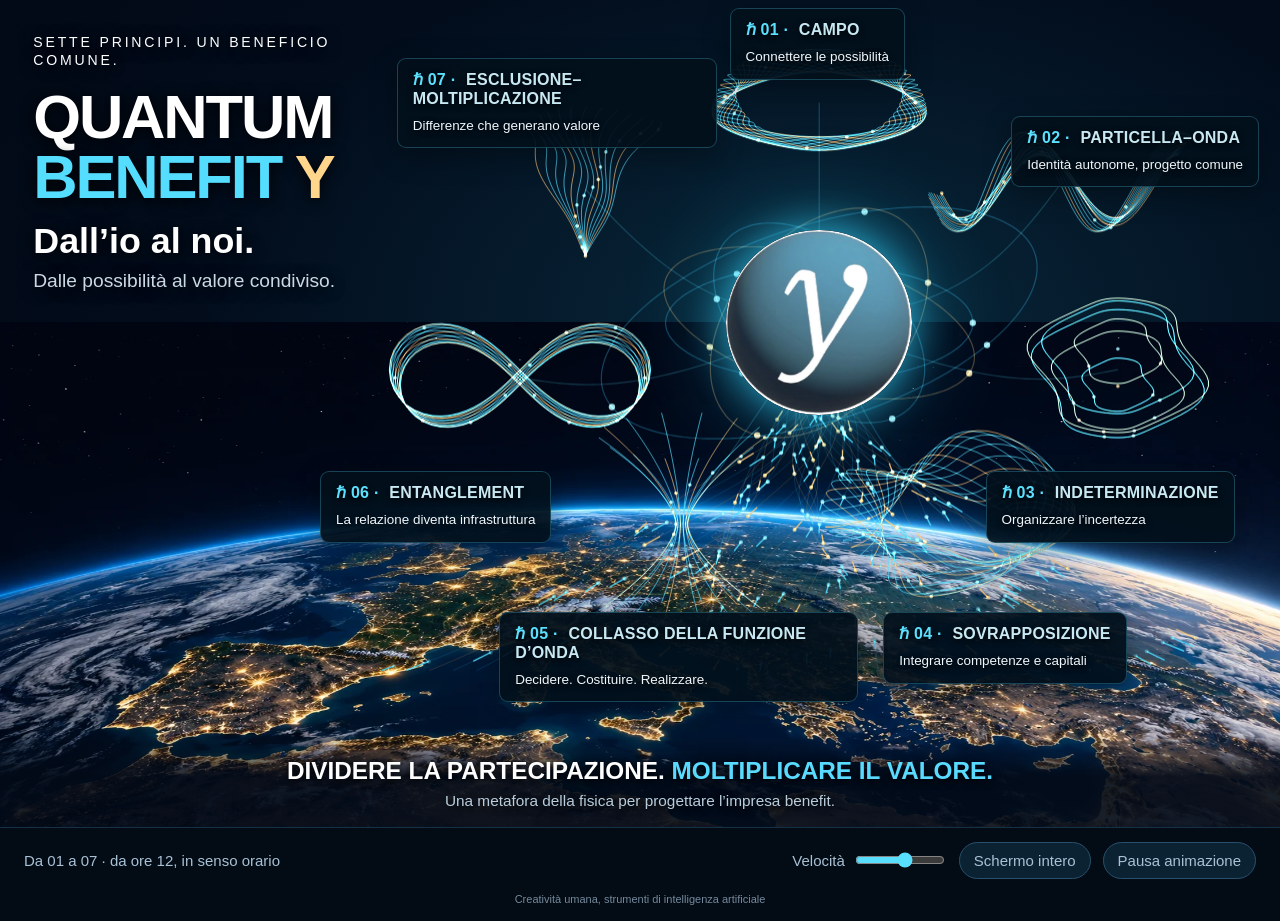
<file: quantum-benefit-frame.html>
<!doctype html><html lang="it"><head><meta charset="utf-8"><meta name="viewport" content="width=device-width,initial-scale=1"><title>Quantum Benefit Y · Frame animato</title><style>
*{box-sizing:border-box}body{margin:0;background:#030b15;color:white;font-family:Arial,Helvetica,sans-serif}button{font:inherit;color:inherit;cursor:pointer}main{max-width:1800px;margin:auto}.scene{position:relative;aspect-ratio:1672/941;isolation:isolate;overflow:hidden;background:#030b15}.art{position:absolute;width:100%;height:100%;object-fit:cover;z-index:-2}canvas{position:absolute;inset:0;width:100%;height:100%;pointer-events:none}header{position:absolute;left:2.6%;top:6%;width:33%;text-shadow:0 2px 15px #000}header small{font-size:clamp(9px,1vw,18px);letter-spacing:.2em}h1{font-size:clamp(26px,5.5vw,99px);line-height:.98;margin:18px 0 14px;letter-spacing:-.035em}h1 span{display:block;color:#54ddff}h1 em{font-style:normal;color:#ffd68b}h2{font-size:clamp(18px,2.8vw,50px);margin:0 0 8px}header p{font-size:clamp(11px,1.35vw,24px);color:#cad9e5;margin:0}.brand{position:absolute;left:53.3%;top:29.7%;width:12.2%;aspect-ratio:1;overflow:hidden;border-radius:50%;box-shadow:0 0 25px #32d8ff99,0 0 70px #32d8ff66;background:#071320}.brand img{position:absolute;width:437.16%;max-width:none;height:auto;left:-14.48%;top:-25.41%}.node{position:absolute;border:0;background:#03101cc9;text-align:left;padding:8px 10px;border-radius:9px;max-width:22%;text-shadow:0 2px 6px #000;transition:background .25s,transform .25s}.node:hover,.node:focus-visible,.node[aria-pressed=true]{background:#083044ed;outline:1px solid #45daff;transform:translateY(-2px)}.node b{font-size:clamp(9px,1vw,18px);display:block;letter-spacing:.02em}.node small{display:block;font-size:clamp(9px,.93vw,16px);margin-top:5px;line-height:1.35;color:#d9e4ed}.node i{font-style:normal;color:#5be1ff;margin-right:6px}.n0{left:26%;top:33%}.n1{left:24%;top:54%}.n2{left:40%;top:4%}.n3{left:73%;top:5%}.n4{left:86%;top:22%;max-width:14%}.n5{left:86%;top:44%;max-width:14%}.n6{left:78%;top:62%}.motto{position:absolute;bottom:2.3%;width:100%;text-align:center;padding:0 10px;text-shadow:0 2px 8px #000}.motto strong{font-size:clamp(12px,1.65vw,29px)}.motto span{color:#59dbff}.motto p{margin:7px 0 0;color:#b9cddc;font-size:clamp(9px,1.1vw,18px)}.toolbar{display:flex;gap:12px;align-items:center;justify-content:space-between;padding:14px 24px;color:#a9c1d5;border-top:1px solid #163145;font-size:13px}.toolbar button{background:#0b2233;border:1px solid #28506c;padding:9px 14px;border-radius:30px}.detail{margin:0 24px 20px;padding:18px 22px;border-left:2px solid #54ddff;background:#081b2a}.detail[hidden]{display:none}.detail h3{margin:0 0 8px;color:#62dfff}.detail p{margin:0;line-height:1.6;max-width:950px}.credit{text-align:center;color:#748a9d;font-size:11px;padding:0 10px 16px}
@media(max-width:700px){.scene{aspect-ratio:auto;overflow:visible;padding:22px 16px 0;display:flex;flex-direction:column}.art{top:165px;height:auto;aspect-ratio:1672/941}header{position:relative;left:auto;top:auto;width:auto;order:0;height:155px}header small{font-size:9px}h1{font-size:42px;margin:10px 0}h2{font-size:24px;display:inline}header p{font-size:13px;margin-top:6px}.brand{top:calc(165px + (100vw * .167));left:53.3%;width:12.2%}canvas{top:165px;height:calc(100vw * .5628)}.nodes{order:1;margin-top:calc(100vw * .5628);display:grid;grid-template-columns:1fr 1fr;gap:8px}.node{position:static;max-width:none;width:100%;padding:12px 10px;background:#0a1e2d;min-height:78px}.node b{font-size:11px}.node small{font-size:12px}.node:last-child{grid-column:1/-1}.motto{position:static;order:2;padding:24px 0 18px}.motto strong{font-size:17px;line-height:1.4}.motto p{font-size:12px}.toolbar{padding:12px 16px;font-size:11px;gap:8px}.toolbar button{font-size:12px;white-space:nowrap}.detail{margin:0 16px 20px}.credit{font-size:10px}}
.speed{display:flex;align-items:center;gap:8px;margin-left:auto}.speed input{width:90px;accent-color:#58dfff}main:fullscreen{overflow:auto;background:#030b15;max-width:none;width:100%}.brand{z-index:2}.toolbar{flex-wrap:wrap}canvas{z-index:-1}@media(max-width:700px){.speed{margin-left:0}.toolbar>span{width:100%}.toolbar button{padding:8px 10px}} 
.art{top:39%;height:65%;object-fit:fill}.scene{background:radial-gradient(ellipse at 64% 39%,#08283b 0%,#020c1b 55%,#020813 100%)}header{width:29%}h1{font-size:clamp(26px,4.8vw,86px)}.brand{left:57.9%;top:28.2%}.node{max-width:19%;padding:7px 9px}.n0{left:60%;top:1%}.n1{left:79%;top:10%}.n2{left:84%;top:39%;max-width:16%}.n3{left:72%;top:65%;max-width:22%}.n4{left:45%;top:65%}.n5{left:30%;top:43%}.n6{left:34%;top:14%;max-width:20%}.motto{bottom:0;padding:22px 10px 17px;background:linear-gradient(transparent,#020a17e8 45%)}
@media(max-width:700px){.art{top:calc(165px + 100vw * .2195);height:calc(100vw * .3658);aspect-ratio:auto}header{width:auto}h1{font-size:42px}.brand{left:57.9%;top:calc(165px + 100vw * .1587)}.node{max-width:none;padding:12px 10px}.motto{background:none;padding:24px 0 18px}}
/* A larger stage keeps bright sculptures clear of their labels. */
.scene{aspect-ratio:1672/1080}
header{width:27%;top:4%}header small{font-size:clamp(11px,1.1vw,20px)}
header p{font-size:clamp(14px,1.5vw,25px)}
.brand{width:14.5%;left:56.75%;top:27.8%;box-shadow:0 0 40px #32d8ffbb,0 0 100px #32d8ff66}
.node{max-width:25%;padding:12px 15px;border:1px solid #53dfff40;background:#03101cf0;box-shadow:0 8px 28px #0005}
.node b{font-size:clamp(14px,1.42vw,26px);line-height:1.18;letter-spacing:.015em}
.node small{font-size:clamp(13px,1.18vw,21px);line-height:1.4;color:#f0f7fc;margin-top:8px}
.node:hover,.node:focus-visible,.node[aria-pressed=true]{background:#0b3b52;box-shadow:0 0 28px #42dfff55;transform:translateY(-4px)}
.n0{left:57%;top:1%;max-width:28%}.n1{left:77%;top:9%;max-width:23%}
.n2{left:77%;top:57%;max-width:23%}.n3{left:69%;top:80%;max-width:30%}
.n4{left:39%;top:80%;max-width:28%}.n5{left:25%;top:57%;max-width:29%}
.n6{left:31%;top:7%;max-width:25%}
.motto strong{font-size:clamp(16px,1.9vw,34px)}.motto p{font-size:clamp(13px,1.2vw,21px)}
.toolbar{font-size:15px}.toolbar button{font-size:15px}.detail h3{font-size:24px}.detail p{font-size:18px}
.node b{color:#c8e9f3}
.scene.quantum-revealed .node b{animation:quantum-signature-reveal .85s ease both;animation-delay:var(--reveal-delay)}
.scene.quantum-revealed canvas{animation:quantum-orbits-reveal 5.5s ease both}
.scene.quantum-revealed .brand{animation:quantum-reunion-pulse 1.1s ease 5.2s both}
@keyframes quantum-signature-reveal{from{color:#8aa9ba;opacity:.65}to{color:#e5faff;opacity:1}}
@keyframes quantum-orbits-reveal{0%,18%{filter:brightness(1)}80%,100%{filter:brightness(1.16)}}
@keyframes quantum-reunion-pulse{0%,100%{filter:brightness(1);box-shadow:0 0 40px #32d8ffbb,0 0 100px #32d8ff66}50%{filter:brightness(1.14);box-shadow:0 0 54px #7beaffcc,0 0 116px #32d8ff88}}
@media(prefers-reduced-motion:reduce){.scene.quantum-revealed .node b,.scene.quantum-revealed canvas,.scene.quantum-revealed .brand{animation:none;filter:none}.node b{color:#e5faff}}
@media(max-width:700px){
 .scene{aspect-ratio:auto}header{width:auto;top:auto}header small{font-size:11px}header p{font-size:15px}
 .brand{width:15%;left:56.5%;top:calc(165px + 100vw * .155)}
 .nodes{gap:12px}.node{max-width:none;padding:16px 13px;min-height:100px}
 .node b{font-size:16px}.node small{font-size:15px;line-height:1.45}
 .motto strong{font-size:21px}.motto p{font-size:14px}.toolbar{font-size:13px}
 .detail h3{font-size:21px}.detail p{font-size:16px}
}
/* Keep long principle names and the closing motto in separate areas. */
.node b,.node small{overflow-wrap:anywhere;white-space:normal}
.node b i{white-space:nowrap}
@media(min-width:701px){
 .n0{left:57%;max-width:20%}.n1{left:79%;top:14%;max-width:21%}
 .n3{top:74%;max-width:29%}.n4{top:74%;max-width:28%}
 .node b{font-size:clamp(12px,1.25vw,23px)}
 .node small{font-size:clamp(11px,1.05vw,19px)}
}
@media(min-width:701px) and (max-width:1000px){
 .node{padding:8px}.node b{font-size:12px}.node small{font-size:11px;line-height:1.35;margin-top:5px}
 .motto strong{font-size:16px}.motto p{font-size:11px}
}
@media(max-width:700px){.nodes{align-items:stretch}.node{min-width:0;height:auto}.node b{line-height:1.4}.node small{line-height:1.5}.toolbar>*{min-width:0}}
.brand img{width:100%;height:100%;left:0;top:0;object-fit:cover;border-radius:50%}</style></head><body><main><section class="scene" aria-label="I sette principi del Quantum Benefit Y"><img class="art" alt="Orizzonte curvo della Terra con Europa, Italia e Mediterraneo" src="https://maxbraghin.github.io/Y-sito-web-compilato/quantum-earth-europe.webp" width="1672" height="941" decoding="async"><canvas aria-hidden="true"></canvas><header><small>SETTE PRINCIPI. UN BENEFICIO COMUNE.</small><h1>QUANTUM<span>BENEFIT <em>Y</em></span></h1><h2>Dall’io al noi.</h2><p>Dalle possibilità al valore condiviso.</p></header><div class="brand"><img alt="Marchio Y originale Infinityhub" src="https://maxbraghin.github.io/Y-sito-web-compilato/y-sigil-official.webp" decoding="async"></div><div class="nodes"><button class="node n0" aria-pressed="false"><b><i>01</i>CAMPO</b><small>Connettere le possibilità</small></button><button class="node n1" aria-pressed="false"><b><i>02</i>PARTICELLA · ONDA</b><small>Identità autonome, progetto comune</small></button><button class="node n2" aria-pressed="false"><b><i>03</i>INDETERMINAZIONE</b><small>Organizzare l’incertezza</small></button><button class="node n3" aria-pressed="false"><b><i>04</i>SOVRAPPOSIZIONE</b><small>Integrare competenze e capitali</small></button><button class="node n4" aria-pressed="false"><b><i>05</i>COLLASSO DELLA FUNZIONE D’ONDA</b><small>Decidere. Costituire. Realizzare.</small></button><button class="node n5" aria-pressed="false"><b><i>06</i>ENTANGLEMENT</b><small>La relazione diventa infrastruttura</small></button><button class="node n6" aria-pressed="false"><b><i>07</i>ESCLUSIONE · MOLTIPLICAZIONE</b><small>Differenze che generano valore</small></button></div><div class="motto"><strong>DIVIDERE LA PARTECIPAZIONE. <span>MOLTIPLICARE IL VALORE.</span></strong><p>Una metafora della fisica per progettare l’impresa benefit.</p></div></section><div class="toolbar"><span>Da 01 a 07 · da ore 12, in senso orario</span><label class="speed">Velocità <input id="speed" type="range" min="0.4" max="2.5" step="0.1" value="1.6" aria-label="Velocità animazione"></label><button id="fullscreen">Schermo intero</button><button id="motion" aria-pressed="false">Pausa animazione</button></div><section class="detail" hidden aria-live="polite"><h3></h3><p></p></section><div class="credit">Creatività umana, strumenti di intelligenza artificiale</div></main><script>
const data=[["CAMPO", "Connettere le possibilità", "Il Portale Y connette edifici, fabbisogni, persone, tecnologie e capitali: il campo delle possibilità da cui nasce ogni progetto."], ["PARTICELLA · ONDA", "Identità autonome, progetto comune", "Ogni impresa conserva identità e responsabilità. La SPV permette a competenze diverse di partecipare a un unico progetto e al valore generato."], ["INDETERMINAZIONE", "Organizzare l’incertezza", "Analisi, governance e contratti trasformano le incognite del progetto in rischi da valutare, allocare e gestire."], ["SOVRAPPOSIZIONE", "Integrare competenze e capitali", "Professionisti, imprese e investitori concorrono al progetto. Condividere la partecipazione amplia le possibilità di realizzazione."], ["COLLASSO DELLA FUNZIONE D’ONDA", "Decidere. Costituire. Realizzare.", "La possibilità diventa un impegno concreto: nasce la SPV, si sottoscrivono i capitali, si firmano i contratti e iniziano i lavori."], ["ENTANGLEMENT", "La relazione diventa infrastruttura", "Quote, contratti e obiettivi comuni organizzano relazioni durevoli. Il digitale rende replicabile questa architettura partecipativa."], ["ESCLUSIONE · MOLTIPLICAZIONE", "Differenze che generano valore", "Ruoli distinti e competenze complementari contribuiscono al risultato. Infinityhub armonizza le differenze nel beneficio comune."]],buttons=[...document.querySelectorAll('.node')],panel=document.querySelector('.detail');let active=-1;
buttons.forEach((b,i)=>b.onclick=()=>{active=active===i?-1:i;buttons.forEach((x,j)=>x.setAttribute('aria-pressed',String(j===active)));panel.hidden=active<0;if(active>=0){panel.querySelector('h3').textContent=data[i][0];panel.querySelector('p').textContent=data[i][2]}});
const canvas=document.querySelector('canvas'),ctx=canvas.getContext('2d'),scene=document.querySelector('.scene'),control=document.querySelector('#motion'),mq=matchMedia('(prefers-reduced-motion: reduce)');const mobile=matchMedia("(max-width:700px)");let paused=mq.matches,visible=false,frame=0,t=0,last=0,speed=1;
const points=[[.37,.34],[.4,.53],[.44,.17],[.66,.16],[.81,.3],[.81,.5],[.71,.64]];
const signatureNames=['CAMPO','PARTICELLA–ONDA','INDETERMINAZIONE','SOVRAPPOSIZIONE','COLLASSO DELLA FUNZIONE D’ONDA','ENTANGLEMENT','ESCLUSIONE–MOLTIPLICAZIONE'];
buttons.forEach((button,i)=>{const label=button.querySelector('b'),mark=document.createElement('i');mark.textContent=`ℏ ${String(i+1).padStart(2,'0')} · `;label.replaceChildren(mark,document.createTextNode(signatureNames[i]));label.style.setProperty('--reveal-delay',`${i*.65}s`)});
let revealed=false,sceneInView=false;
function revealSignatures(){if(revealed||!sceneInView||!visible||document.hidden)return;revealed=true;scene.classList.add('quantum-revealed')}
new IntersectionObserver(([entry])=>{sceneInView=entry.isIntersecting;revealSignatures()},{threshold:.18}).observe(scene);
speed=Number(document.querySelector('#speed').value);
function resize(){const r=canvas.getBoundingClientRect(),d=Math.min(devicePixelRatio||1,mobile.matches?1:1.5);canvas.width=r.width*d;canvas.height=r.height*d;ctx.setTransform(d,0,0,d,0,0);requestAnimationFrame(()=>render())}
const TAU=Math.PI*2;
function line(pts,color,alpha,width=1){ctx.beginPath();pts.forEach((p,i)=>i?ctx.lineTo(p[0],p[1]):ctx.moveTo(p[0],p[1]));ctx.strokeStyle=color;ctx.globalAlpha=Math.min(1,alpha*1.45);ctx.lineWidth=width*1.5;ctx.stroke()}
function dot(x,y,r,color,alpha=1){ctx.globalAlpha=alpha;ctx.fillStyle=color;ctx.beginPath();ctx.arc(x,y,r*1.65,0,TAU);ctx.fill()}
function render(){const r=canvas.getBoundingClientRect(),w=r.width,h=r.height;ctx.clearRect(0,0,w,h);ctx.globalCompositeOperation='lighter';const cx=.64*w,cy=.39*h,scale=w/1672;
// Continuous, bidirectional field: cyan ascends, amber returns to the ground.
const streams=mobile.matches?16:40,strands=mobile.matches?8:14;for(let j=0;j<streams;j++){const side=(j/(streams-1)-.5),phase=j*.61;function flow(p){const spread=Math.pow(1-p,2);return [cx+side*w*.72*spread+Math.sin(p*10+t*.9+phase)*w*.018*Math.sin(p*Math.PI),h*.81-(h*.81-cy)*p]}
let pts=[];for(let n=0;n<=55;n++)pts.push(flow(n/55));line(pts,j%3?'#3cbfff':'#ffbf68',.12,scale*.8);for(let k=0;k<5;k++){let q=(t*.12+k/5+j*.013)%1;if(j%3===0)q=1-q;const [x,y]=flow(q);dot(x,y,Math.max(.65,1.6*scale),j%3?'#8deaff':'#ffda8f',.25+.65*Math.sin(q*Math.PI));let tail=flow(Math.max(0,q+(j%3?-.025:.025)));line([tail,[x,y]],j%3?'#4fdfff':'#ffc87c',.55,scale*1.2)}}
// Inclined rings change orientation continuously around the original brand.
for(let ring=0;ring<5;ring++){let a=t*.17*(ring%2?1:-1)+ring*.61,rx=w*(.12+ring*.023),ry=h*(.07+ring*.014),pts=[];for(let n=0;n<=150;n++){let u=n/150*TAU;let x=rx*Math.cos(u),y=ry*Math.sin(u);pts.push([cx+x*Math.cos(a)-y*Math.sin(a),cy+x*Math.sin(a)*.48+y*Math.cos(a)])}line(pts,ring%2?'#ffcc80':'#43cdff',.22,scale);for(let k=0;k<3;k++){let q=Math.floor(((t*.08*(ring%2?-1:1)+k/3+10)%1)*150);dot(...pts[q],2.5*scale,ring%2?'#ffe4ac':'#b4f5ff',.9)}}
// Seven live parametric sculptures, each with its own morphology.
const pos=Array.from({length:7},(_,i)=>{const a=-Math.PI/2+i*Math.PI*2/7;return [.64+.23*Math.cos(a),.39+.28*Math.sin(a)]});
pos.forEach(([nx,ny],i)=>{let x=nx*w+Math.sin(t*.4+i)*w*.010,y=ny*h+Math.cos(t*.33+i)*h*.014;let rad=w*(i===6?.065:.075),on=active<0||active===i;let alpha=on?.48:.12;const twist=t*(i%2?-.50:.45);for(let strand=0;strand<strands;strand++){const v=strand/strands*TAU;let pts=[];for(let n=0;n<=80;n++){const u=n/80*TAU;let X,Y,Z;
if(i===0){X=Math.cos(u)*(1+.18*Math.sin(5*u+t+v));Y=Math.sin(u)*.43;Z=Math.sin(u*3+v+t)*.3;}
else if(i===1){X=(u/TAU*2-1)*1.3;Y=Math.sin(u*1.7-t*2+v*.15)*.42;Z=Math.cos(u*1.7-t*2+v)*.30;}
else if(i===2){X=Math.cos(u)*Math.sin(v)*(.85+.15*Math.sin(u*4+t));Y=Math.sin(u)*Math.sin(v)*.7;Z=Math.cos(v)*.6;}
else if(i===3){X=Math.cos(u)*(1+.3*Math.cos(3*u+v+t));Y=Math.sin(u)*(.55+.2*Math.sin(v+t));Z=Math.sin(3*u+v-t)*.5;}
else if(i===4){const q=u/TAU;X=Math.cos(v+t*.5)*(.08+Math.pow(Math.abs(q-.5)*2,1.6))*.8;Y=(q-.5)*1.8;Z=Math.sin(v+t*.5)*Math.abs(q-.5);}
else if(i===5){X=Math.cos(u)/(1+Math.sin(u)**2)*1.3;Y=Math.sin(u)*Math.cos(u)/(1+Math.sin(u)**2)*1.3;Z=Math.sin(u+v+t)*.25;}
else{const q=u/TAU;X=(strand/(strands-1)-.5)*1.7*q;Y=.8-q*1.7;Z=Math.sin(q*8+v+t)*.2*q;X+=Math.sin(q*9+v+t*.7)*.12*q;}
let xr=X*Math.cos(twist)+Z*Math.sin(twist),zr=-X*Math.sin(twist)+Z*Math.cos(twist);let perspective=1/(1+zr*.18);pts.push([x+xr*rad*perspective,y+(Y+zr*.32)*rad*perspective]);}
line(pts,strand%4===0?'#ffc67d':'#59dfff',alpha,scale*.85);let q=Math.floor(((t*.13+strand/strands)%1)*80);dot(...pts[q],Math.max(.6,1.4*scale),strand%4?'#a5f2ff':'#ffe3ad',on?.85:.2);}
// Pulsing connection from each form to the shared nucleus.
const pts=[];for(let n=0;n<=45;n++){let p=n/45;pts.push([x+(cx-x)*p+Math.sin(p*Math.PI)*Math.sin(t+i)*w*.02,y+(cy-y)*p+Math.sin(p*Math.PI)*h*.035])}line(pts,'#58dfff',.16,scale);});
ctx.globalAlpha=1;ctx.globalCompositeOperation='source-over';}
function draw(now){frame=0;if(paused||!visible||document.hidden)return;if(last&&now-last<1000/(mobile.matches?24:30)){frame=requestAnimationFrame(draw);return}const dt=last?Math.min(now-last,80):33;last=now;t+=dt*.001*speed;render();frame=requestAnimationFrame(draw)}
function sync(){cancelAnimationFrame(frame);last=0;control.textContent=paused?'Avvia animazione':'Pausa animazione';control.setAttribute('aria-pressed',String(paused));revealSignatures();scene.style.animationPlayState=document.hidden?'paused':'running';if(!paused&&visible&&!document.hidden)frame=requestAnimationFrame(draw)}
document.querySelector('#speed').oninput=e=>speed=Number(e.target.value);document.querySelector('#fullscreen').onclick=()=>{if(document.fullscreenElement)document.exitFullscreen?.();else document.querySelector('main').requestFullscreen?.()};control.onclick=()=>{paused=!paused;sync()};document.addEventListener('visibilitychange',sync);mq.addEventListener('change',e=>{paused=e.matches;sync()});new ResizeObserver(resize).observe(canvas);resize();render();sync();

function sendHeight(){parent.postMessage({type:'quantum-height',height:Math.ceil(document.querySelector('main').getBoundingClientRect().height)},location.origin)}
new ResizeObserver(sendHeight).observe(document.querySelector('main'));
window.addEventListener('message',e=>{if(e.source!==parent||e.origin!==location.origin)return;if(e.data?.type==='quantum-visibility'){visible=Boolean(e.data.visible);sync()}});
window.addEventListener('load',sendHeight);sendHeight();
</script></body></html>
</file>
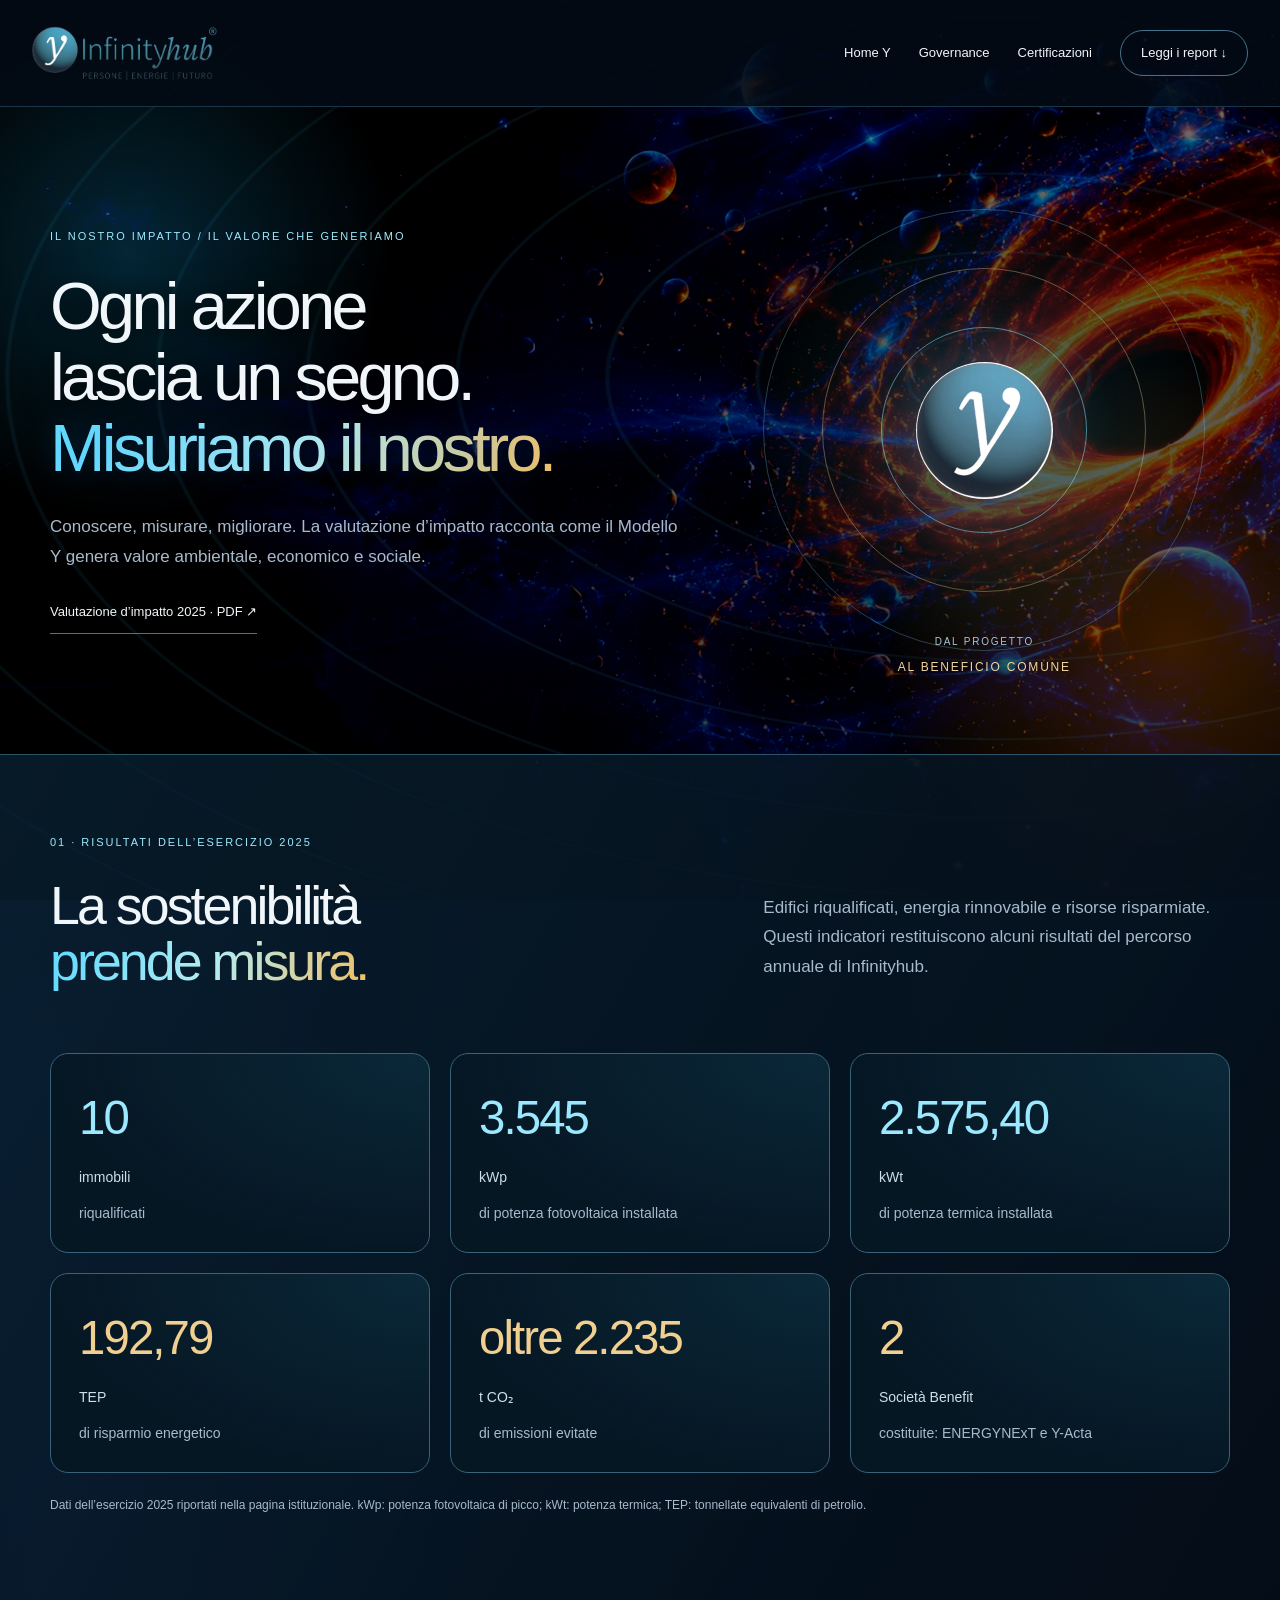
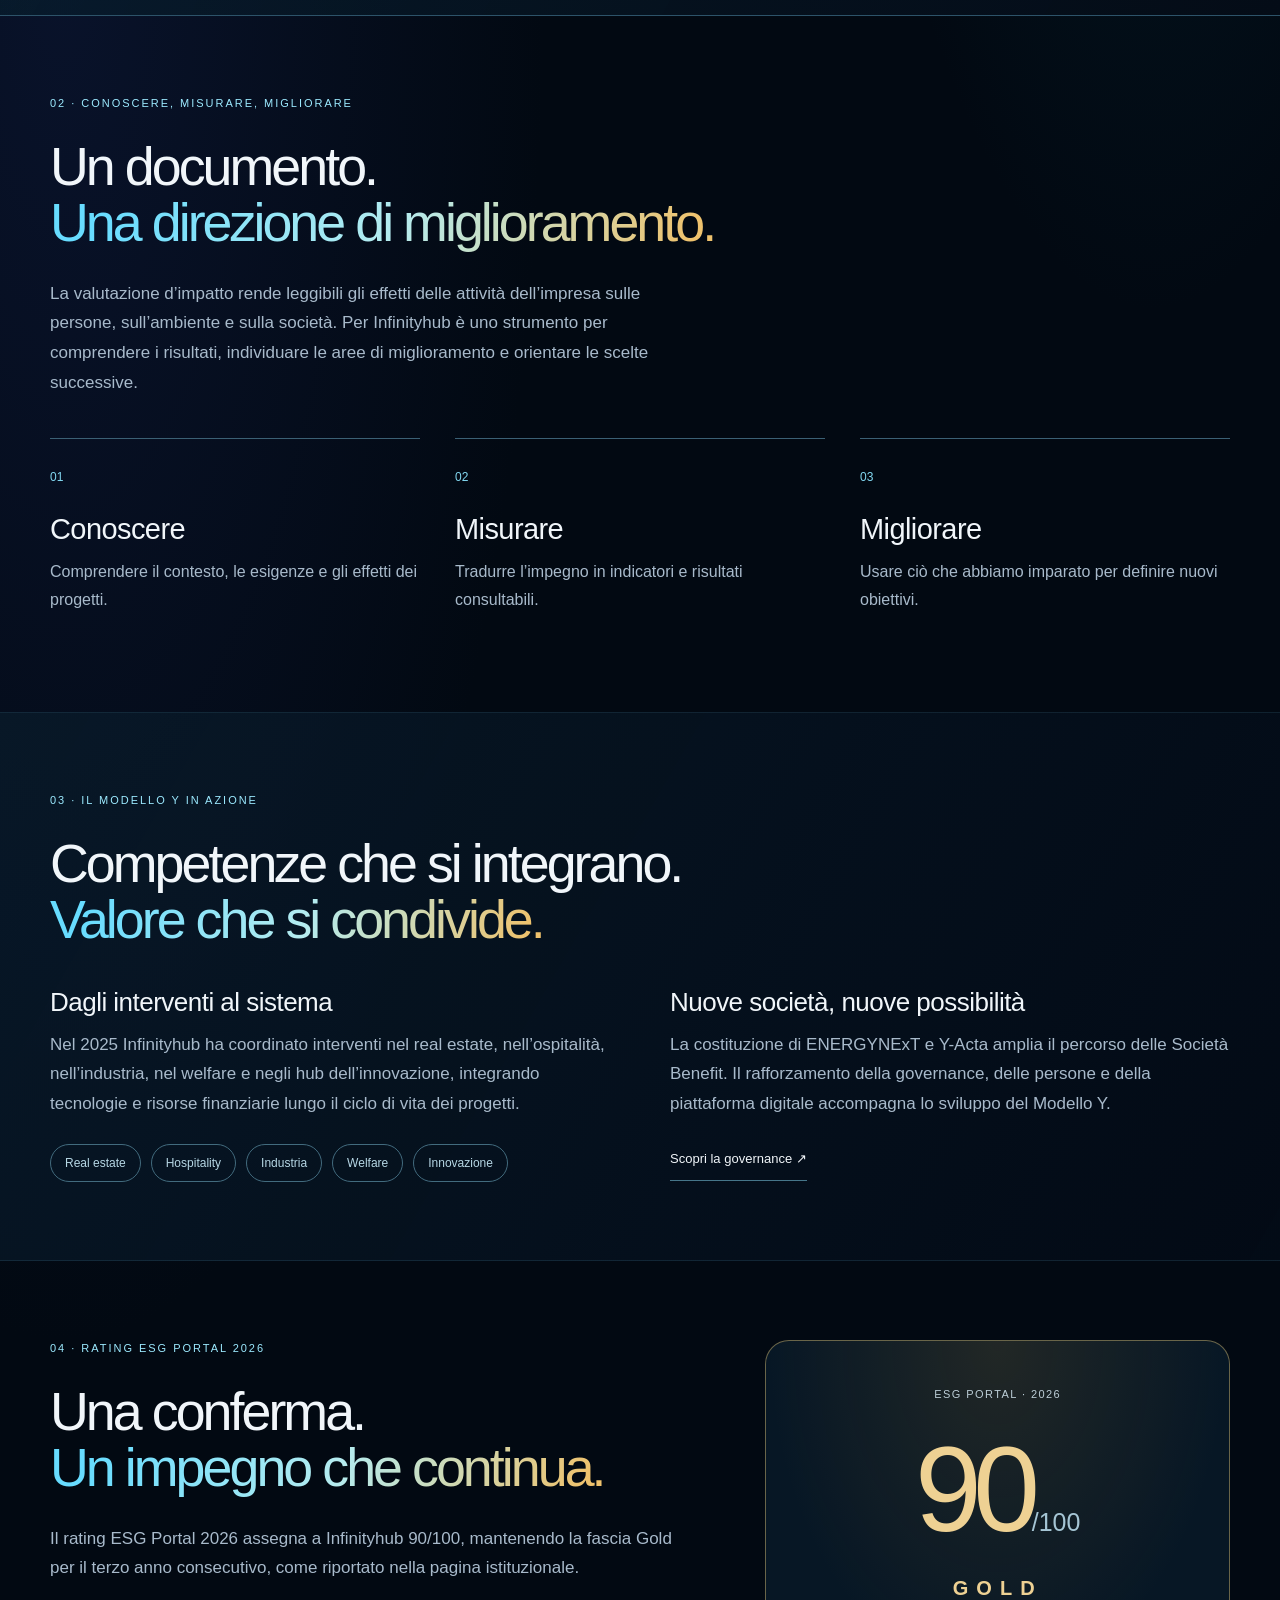
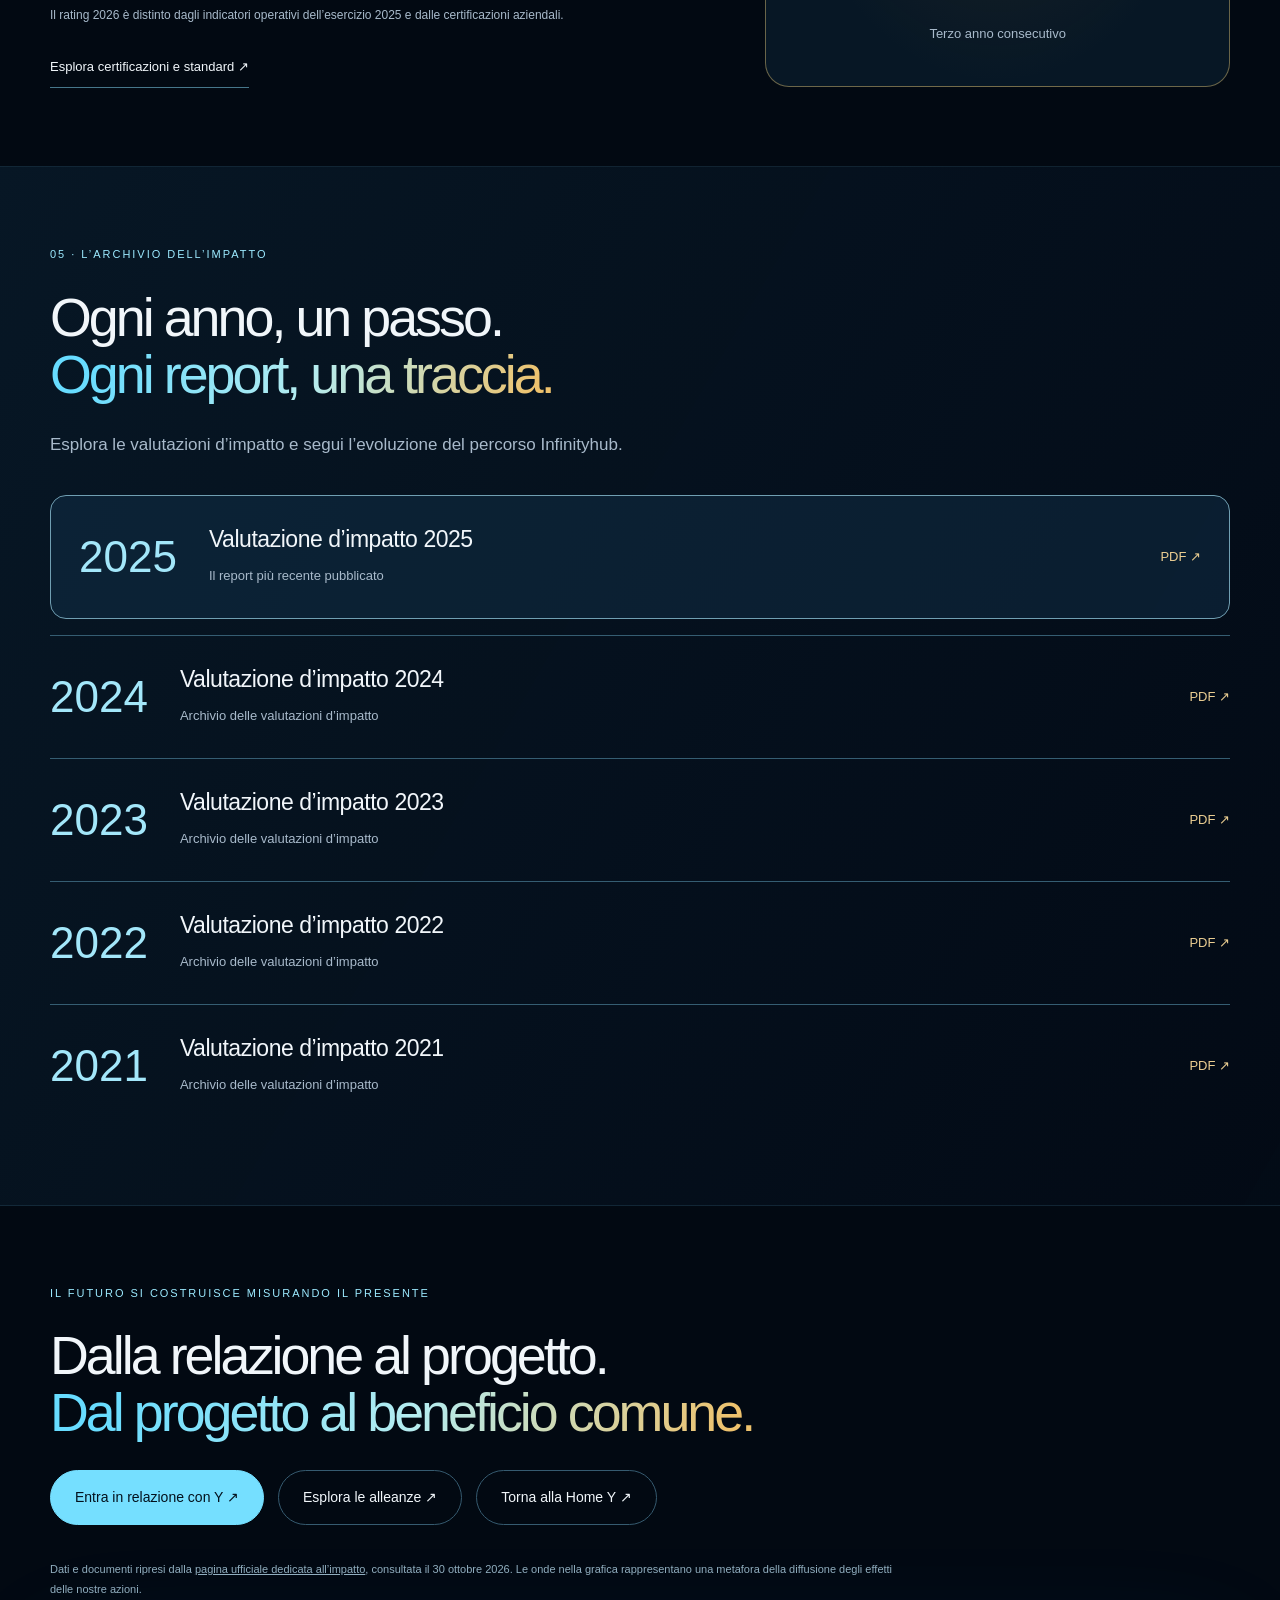
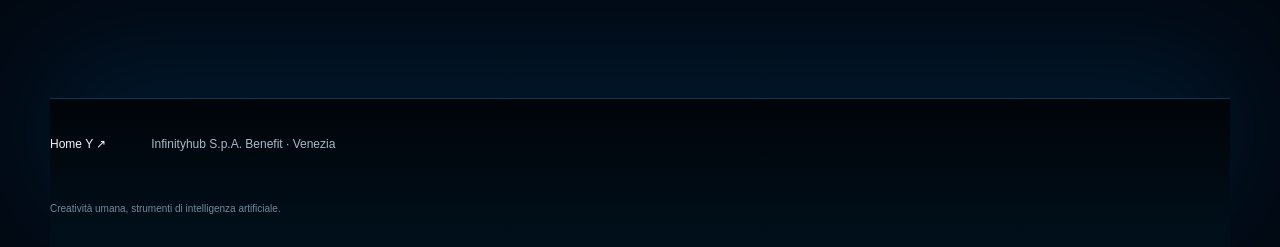
<file: valutazione-impatto-infinityhub.html>
<!DOCTYPE html><html lang="it"><head><meta charSet="utf-8"/><meta name="viewport" content="width=device-width, initial-scale=1"/><link rel="preload" as="image" href="https://maxbraghin.github.io/Y-sito-web-compilato/infinityhub-logo-header.webp"/><link rel="preload" as="image" href="https://maxbraghin.github.io/Y-sito-web-compilato/y-sigil-official.webp"/><link rel="stylesheet" href="https://maxbraghin.github.io/Y-sito-web-compilato/assets/index-CEZlg5I8.css" data-rsc-css-href="https://maxbraghin.github.io/Y-sito-web-compilato/assets/index-CEZlg5I8.css" data-precedence="vite-rsc/importer-resources"/><link rel="modulepreload" href="https://maxbraghin.github.io/Y-sito-web-compilato/assets/layout-segment-context-mVzhk-To.js" crossorigin=""/><link rel="modulepreload" href="https://maxbraghin.github.io/Y-sito-web-compilato/assets/rolldown-runtime-S-ySWqyJ.js" crossorigin=""/><link rel="modulepreload" href="https://maxbraghin.github.io/Y-sito-web-compilato/assets/index-G_3Nyw4M.js" crossorigin=""/><link rel="modulepreload" href="https://maxbraghin.github.io/Y-sito-web-compilato/assets/framework-CXnKph_e.js" crossorigin=""/><link rel="modulepreload" href="https://maxbraghin.github.io/Y-sito-web-compilato/assets/analytics-CqwSuLws.js" crossorigin=""/><title>Il nostro impatto · Infinityhub</title><meta name="description" content="Conoscere, misurare, migliorare. Risultati 2025 e valutazioni d’impatto Infinityhub."/><meta name="robots" content="noindex, nofollow"/><meta property="og:title" content="Infinityhub · Y Infrastructure Platform"/><meta property="og:description" content="Infinityhub S.p.A. Benefit: Portale Y, infrastruttura digitale e relazionale per la transizione energetica partecipata."/><meta property="og:url" content="https://infinityhub-y-home.mbraghin.chatgpt.site/"/><meta property="og:site_name" content="Infinityhub"/><meta property="og:type" content="website"/><meta property="og:locale" content="it_IT"/><meta property="og:image" content="https://infinityhub-y-home.mbraghin.chatgpt.site/y-social-preview-home-20261015.jpg"/><meta property="og:image:width" content="1320"/><meta property="og:image:height" content="1580"/><meta property="og:image:type" content="image/jpeg"/><meta property="og:image:alt" content="Infinityhub · La transizione energetica prende forma quando tutto si connette."/><meta name="twitter:card" content="summary_large_image"/><meta name="twitter:title" content="Infinityhub · Y Infrastructure Platform"/><meta name="twitter:description" content="Infinityhub S.p.A. Benefit: Portale Y, infrastruttura digitale e relazionale per la transizione energetica partecipata."/><meta name="twitter:image" content="https://infinityhub-y-home.mbraghin.chatgpt.site/y-social-preview-home-20261015.jpg"/><link rel="icon" href="https://infinityhub-y-home.mbraghin.chatgpt.site/y-sigil-official.webp"/><link rel="apple-touch-icon" href="https://infinityhub-y-home.mbraghin.chatgpt.site/y-sigil-official.webp"/><script>self.__VINEXT_RSC_PARAMS__={}</script><script>self.__VINEXT_RSC_NAV__={"pathname":"/valutazione-impatto-infinityhub","searchParams":[]}</script><link rel="modulepreload" href="https://maxbraghin.github.io/Y-sito-web-compilato/assets/index-G_3Nyw4M.js" />
</head><body><main class="about-y governance-y impact-y"><header class="ay-nav"><a href="/" aria-label="Home Y"><img src="https://maxbraghin.github.io/Y-sito-web-compilato/infinityhub-logo-header.webp" alt="Infinityhub" width="938" height="313"/></a><nav><a href="/">Home Y</a><a href="/governance">Governance</a><a href="/certificazioni">Certificazioni</a><a class="ay-nav-contact" href="#report">Leggi i report ↓</a></nav></header><section class="ay-wrap ay-section iy-hero"><div><span class="ay-kicker">IL NOSTRO IMPATTO / IL VALORE CHE GENERIAMO</span><h1>Ogni azione<br/>lascia un segno.<br/><em>Misuriamo il nostro.</em></h1><p>Conoscere, misurare, migliorare. La valutazione d’impatto racconta come il Modello Y genera valore ambientale, economico e sociale.</p><a class="ay-link" href="https://www.infinityhub.it/wp-content/uploads/2026/07/2025_Valutazione-dimpatto-Y-2.pdf" target="_blank" rel="noreferrer">Valutazione d’impatto 2025 · PDF ↗</a></div><div class="iy-ripple" role="img" aria-label="Dal Modello Y alle persone, all’ambiente e al beneficio comune"><i></i><i></i><i></i><img src="https://maxbraghin.github.io/Y-sito-web-compilato/y-sigil-official.webp" alt="" width="180" height="180"/><span>DAL PROGETTO<small>AL BENEFICIO COMUNE</small></span></div></section><section class="iy-results ay-section" id="risultati"><div class="ay-wrap"><span class="ay-kicker">01 · RISULTATI DELL’ESERCIZIO 2025</span><div class="ay-section-heading"><h2>La sostenibilità<br/><em>prende misura.</em></h2><p>Edifici riqualificati, energia rinnovabile e risorse risparmiate. Questi indicatori restituiscono alcuni risultati del percorso annuale di Infinityhub.</p></div><div class="iy-metrics"><article><strong>10</strong><span>immobili</span><p>riqualificati</p></article><article><strong>3.545</strong><span>kWp</span><p>di potenza fotovoltaica installata</p></article><article><strong>2.575,40</strong><span>kWt</span><p>di potenza termica installata</p></article><article><strong>192,79</strong><span>TEP</span><p>di risparmio energetico</p></article><article><strong>oltre 2.235</strong><span>t CO₂</span><p>di emissioni evitate</p></article><article><strong>2</strong><span>Società Benefit</span><p>costituite: ENERGYNExT e Y-Acta</p></article></div><p class="iy-note">Dati dell’esercizio 2025 riportati nella pagina istituzionale. kWp: potenza fotovoltaica di picco; kWt: potenza termica; TEP: tonnellate equivalenti di petrolio.</p></div></section><section class="ay-wrap ay-section"><span class="ay-kicker">02 · CONOSCERE, MISURARE, MIGLIORARE</span><h2>Un documento.<br/><em>Una direzione di miglioramento.</em></h2><p>La valutazione d’impatto rende leggibili gli effetti delle attività dell’impresa sulle persone, sull’ambiente e sulla società. Per Infinityhub è uno strumento per comprendere i risultati, individuare le aree di miglioramento e orientare le scelte successive.</p><div class="iy-steps"><article><span>01</span><h3>Conoscere</h3><p>Comprendere il contesto, le esigenze e gli effetti dei progetti.</p></article><article><span>02</span><h3>Misurare</h3><p>Tradurre l’impegno in indicatori e risultati consultabili.</p></article><article><span>03</span><h3>Migliorare</h3><p>Usare ciò che abbiamo imparato per definire nuovi obiettivi.</p></article></div></section><section class="gy-organs ay-section"><div class="ay-wrap"><span class="ay-kicker">03 · IL MODELLO Y IN AZIONE</span><h2>Competenze che si integrano.<br/><em>Valore che si condivide.</em></h2><div class="iy-story"><div><h3>Dagli interventi al sistema</h3><p>Nel 2025 Infinityhub ha coordinato interventi nel real estate, nell’ospitalità, nell’industria, nel welfare e negli hub dell’innovazione, integrando tecnologie e risorse finanziarie lungo il ciclo di vita dei progetti.</p><div class="iy-tags"><span>Real estate</span><span>Hospitality</span><span>Industria</span><span>Welfare</span><span>Innovazione</span></div></div><div><h3>Nuove società, nuove possibilità</h3><p>La costituzione di ENERGYNExT e Y-Acta amplia il percorso delle Società Benefit. Il rafforzamento della governance, delle persone e della piattaforma digitale accompagna lo sviluppo del Modello Y.</p><a class="ay-link" href="/governance">Scopri la governance ↗</a></div></div></div></section><section class="ay-wrap ay-section iy-rating"><div><span class="ay-kicker">04 · RATING ESG PORTAL 2026</span><h2>Una conferma.<br/><em>Un impegno che continua.</em></h2><p>Il rating ESG Portal 2026 assegna a Infinityhub 90/100, mantenendo la fascia Gold per il terzo anno consecutivo, come riportato nella pagina istituzionale.</p><p class="iy-note">Il rating 2026 è distinto dagli indicatori operativi dell’esercizio 2025 e dalle certificazioni aziendali.</p><a class="ay-link" href="/certificazioni">Esplora certificazioni e standard ↗</a></div><div class="iy-gold"><span>ESG PORTAL · 2026</span><strong>90<small>/100</small></strong><b>GOLD</b><p>Terzo anno consecutivo</p></div></section><section class="gy-documents ay-section" id="report"><div class="ay-wrap"><span class="ay-kicker">05 · L’ARCHIVIO DELL’IMPATTO</span><h2>Ogni anno, un passo.<br/><em>Ogni report, una traccia.</em></h2><p>Esplora le valutazioni d’impatto e segui l’evoluzione del percorso Infinityhub.</p><div class="iy-reports"><a href="https://www.infinityhub.it/wp-content/uploads/2026/07/2025_Valutazione-dimpatto-Y-2.pdf" target="_blank" rel="noreferrer"><strong>2025</strong><div><h3>Valutazione d’impatto <!-- -->2025</h3><p>Il report più recente pubblicato</p></div><span>PDF ↗</span></a><a href="https://www.infinityhub.it/wp-content/uploads/2025/08/Valutazione-dimpatto-2024_Infinityhub-S.p.A.-Benefit_def_compressed_signed-3.pdf" target="_blank" rel="noreferrer"><strong>2024</strong><div><h3>Valutazione d’impatto <!-- -->2024</h3><p>Archivio delle valutazioni d’impatto</p></div><span>PDF ↗</span></a><a href="https://www.infinityhub.it/wp-content/uploads/2025/01/Valutazione-dimpatto-2023_Infinityhub-S.p.A.-Benefit_firmato.pdf" target="_blank" rel="noreferrer"><strong>2023</strong><div><h3>Valutazione d’impatto <!-- -->2023</h3><p>Archivio delle valutazioni d’impatto</p></div><span>PDF ↗</span></a><a href="https://www.infinityhub.it/wp-content/uploads/2025/02/Valutazione-dImpatto-2022.pdf" target="_blank" rel="noreferrer"><strong>2022</strong><div><h3>Valutazione d’impatto <!-- -->2022</h3><p>Archivio delle valutazioni d’impatto</p></div><span>PDF ↗</span></a><a href="https://www.infinityhub.it/wp-content/uploads/2023/03/Valutazione-dImpatto-2021.pdf" target="_blank" rel="noreferrer"><strong>2021</strong><div><h3>Valutazione d’impatto <!-- -->2021</h3><p>Archivio delle valutazioni d’impatto</p></div><span>PDF ↗</span></a></div></div></section><section class="ay-wrap ay-section"><span class="ay-kicker">IL FUTURO SI COSTRUISCE MISURANDO IL PRESENTE</span><h2>Dalla relazione al progetto.<br/><em>Dal progetto al beneficio comune.</em></h2><div class="ay-actions"><a href="https://www.infinityhub.it/contatti/">Entra in relazione con Y ↗</a><a href="/alleanze">Esplora le alleanze ↗</a><a href="/">Torna alla Home Y ↗</a></div><p class="iy-source">Dati e documenti ripresi dalla <a href="https://www.infinityhub.it/valutazione-impatto-infinityhub/">pagina ufficiale dedicata all’impatto</a>, consultata il 30 ottobre 2026. Le onde nella grafica rappresentano una metafora della diffusione degli effetti delle nostre azioni.</p></section><footer class="ay-footer ay-wrap"><a href="/">Home Y ↗</a><p>Infinityhub S.p.A. Benefit · Venezia</p><small>Creatività umana, strumenti di intelligenza artificiale.</small></footer></main><script id="_R_">import("https://maxbraghin.github.io/Y-sito-web-compilato/assets/index-G_3Nyw4M.js")</script></body></html><script>self.__VINEXT_RSC_CHUNKS__=self.__VINEXT_RSC_CHUNKS__||[];self.__VINEXT_RSC_CHUNKS__.push("2:I[\"62e3b14496c3\",[],\"Children\",1]\n3:I[\"d4d09d4aa3d5\",[],\"default\",1]\n4:I[\"4ad9719ea7d9\",[],\"LayoutSegmentProvider\",1]\n5:I[\"62e3b14496c3\",[],\"Slot\",1]\n6:I[\"bc8235decf03\",[],\"RedirectBoundary\",1]\n:HL[\"https://maxbraghin.github.io/Y-sito-web-compilato/assets/index-CEZlg5I8.css\",\"style\"]\n")</script><script>self.__VINEXT_RSC_CHUNKS__=self.__VINEXT_RSC_CHUNKS__||[];self.__VINEXT_RSC_CHUNKS__.push("0:{\"__route\":\"route:/valutazione-impatto-infinityhub\",\"__interceptionContext\":null,\"__layoutIds\":[\"layout:/\"],\"__rootLayout\":\"/\",\"page:/valutazione-impatto-infinityhub\":\"$L1\",\"layout:/\":[[[[\"$\",\"link\",\"css:https://maxbraghin.github.io/Y-sito-web-compilato/assets/index-CEZlg5I8.css\",{\"rel\":\"stylesheet\",\"precedence\":\"vite-rsc/importer-resources\",\"href\":\"https://maxbraghin.github.io/Y-sito-web-compilato/assets/index-CEZlg5I8.css\",\"data-rsc-css-href\":\"https://maxbraghin.github.io/Y-sito-web-compilato/assets/index-CEZlg5I8.css\"}],\"$undefined\"],[\"$\",\"html\",null,{\"lang\":\"it\",\"children\":[\"$\",\"body\",null,{\"children\":[[\"$\",\"$L2\",null,{}],[\"$\",\"$L3\",null,{}]]}]}]],null],\"route:/valutazione-impatto-infinityhub\":[[[\"$\",\"meta\",null,{\"charSet\":\"utf-8\"}],[[\"$\",\"title\",\"0\",{\"children\":\"Il nostro impatto · Infinityhub\"}],[\"$\",\"meta\",\"1\",{\"name\":\"description\",\"content\":\"Conoscere, misurare, migliorare. Risultati 2025 e valutazioni d’impatto Infinityhub.\"}],[\"$\",\"meta\",\"2\",{\"name\":\"robots\",\"content\":\"noindex, nofollow\"}],[\"$\",\"meta\",\"3\",{\"property\":\"og:title\",\"content\":\"Infinityhub · Y Infrastructure Platform\"}],[\"$\",\"meta\",\"4\",{\"property\":\"og:description\",\"content\":\"Infinityhub S.p.A. Benefit: Portale Y, infrastruttura digitale e relazionale per la transizione energetica partecipata.\"}],[\"$\",\"meta\",\"5\",{\"property\":\"og:url\",\"content\":\"https://infinityhub-y-home.mbraghin.chatgpt.site/\"}],[\"$\",\"meta\",\"6\",{\"property\":\"og:site_name\",\"content\":\"Infinityhub\"}],[\"$\",\"meta\",\"7\",{\"property\":\"og:type\",\"content\":\"website\"}],[\"$\",\"meta\",\"8\",{\"property\":\"og:locale\",\"content\":\"it_IT\"}],[\"$\",\"meta\",\"9\",{\"property\":\"og:image\",\"content\":\"https://infinityhub-y-home.mbraghin.chatgpt.site/y-social-preview-home-20261015.jpg\"}],[\"$\",\"meta\",\"10\",{\"property\":\"og:image:width\",\"content\":\"1320\"}],[\"$\",\"meta\",\"11\",{\"property\":\"og:image:height\",\"content\":\"1580\"}],[\"$\",\"meta\",\"12\",{\"property\":\"og:image:type\",\"content\":\"image/jpeg\"}],[\"$\",\"meta\",\"13\",{\"property\":\"og:image:alt\",\"content\":\"Infinityhub · La transizione energetica prende forma quando tutto si connette.\"}],[\"$\",\"meta\",\"14\",{\"name\":\"twitter:card\",\"content\":\"summary_large_image\"}],[\"$\",\"meta\",\"15\",{\"name\":\"twitter:title\",\"content\":\"Infinityhub · Y Infrastructure Platform\"}],[\"$\",\"meta\",\"16\",{\"name\":\"twitter:description\",\"content\":\"Infinityhub S.p.A. Benefit: Portale Y, infrastruttura digitale e relazionale per la transizione energetica partecipata.\"}],[\"$\",\"meta\",\"17\",{\"name\":\"twitter:image\",\"content\":\"https://infinityhub-y-home.mbraghin.chatgpt.site/y-social-preview-home-20261015.jpg\"}],[\"$\",\"link\",\"18\",{\"rel\":\"icon\",\"href\":\"https://infinityhub-y-home.mbraghin.chatgpt.site/y-sigil-official.webp\"}],[\"$\",\"link\",\"19\",{\"rel\":\"apple-touch-icon\",\"href\":\"https://infinityhub-y-home.mbraghin.chatgpt.site/y-sigil-official.webp\"}]],[[\"$\",\"meta\",\"0\",{\"name\":\"viewport\",\"content\":\"width=device-width, initial-scale=1\"}]]],[\"$\",\"$L4\",null,{\"segmentMap\":{\"children\":[\"valutazione-impatto-infinityhub\"]},\"children\":[\"$\",\"$L5\",null,{\"id\":\"layout:/\",\"parallelSlots\":\"$undefined\",\"children\":[\"$\",\"$L6\",null,{\"children\":[\"$\",\"$L4\",null,{\"segmentMap\":{\"children\":[]},\"children\":[\"$\",\"$L5\",null,{\"id\":\"page:/valutazione-impatto-infinityhub\"}]}]}]}]}]],\"__layoutFlags\":{\"layout:/\":\"s\"},\"__artifactCompatibility\":{\"schemaVersion\":1,\"graphVersion\":\"app-route-graph:3arq441y58dy4\",\"deploymentVersion\":\"3b52bec0-a794-4752-82b1-052670b981c1\",\"appElementsSchemaVersion\":1,\"rscPayloadSchemaVersion\":1,\"rootBoundaryId\":\"/\",\"renderEpoch\":null}}\n")</script><script>self.__VINEXT_RSC_CHUNKS__=self.__VINEXT_RSC_CHUNKS__||[];self.__VINEXT_RSC_CHUNKS__.push(":HL[\"https://maxbraghin.github.io/Y-sito-web-compilato/infinityhub-logo-header.webp\",\"image\"]\n:HL[\"https://maxbraghin.github.io/Y-sito-web-compilato/y-sigil-official.webp\",\"image\"]\n")</script><script>self.__VINEXT_RSC_CHUNKS__=self.__VINEXT_RSC_CHUNKS__||[];self.__VINEXT_RSC_CHUNKS__.push("1:[[[\"$\",\"link\",\"css:https://maxbraghin.github.io/Y-sito-web-compilato/assets/index-CEZlg5I8.css\",{\"rel\":\"stylesheet\",\"precedence\":\"vite-rsc/importer-resources\",\"href\":\"https://maxbraghin.github.io/Y-sito-web-compilato/assets/index-CEZlg5I8.css\",\"data-rsc-css-href\":\"https://maxbraghin.github.io/Y-sito-web-compilato/assets/index-CEZlg5I8.css\"}],\"$undefined\"],[\"$\",\"main\",null,{\"className\":\"about-y governance-y impact-y\",\"children\":[[\"$\",\"header\",null,{\"className\":\"ay-nav\",\"children\":[[\"$\",\"a\",null,{\"href\":\"/\",\"aria-label\":\"Home Y\",\"children\":[\"$\",\"img\",null,{\"src\":\"https://maxbraghin.github.io/Y-sito-web-compilato/infinityhub-logo-header.webp\",\"alt\":\"Infinityhub\",\"width\":\"938\",\"height\":\"313\"}]}],[\"$\",\"nav\",null,{\"children\":[[\"$\",\"a\",null,{\"href\":\"/\",\"children\":\"Home Y\"}],[\"$\",\"a\",null,{\"href\":\"/governance\",\"children\":\"Governance\"}],[\"$\",\"a\",null,{\"href\":\"/certificazioni\",\"children\":\"Certificazioni\"}],[\"$\",\"a\",null,{\"className\":\"ay-nav-contact\",\"href\":\"#report\",\"children\":\"Leggi i report ↓\"}]]}]]}],[\"$\",\"section\",null,{\"className\":\"ay-wrap ay-section iy-hero\",\"children\":[[\"$\",\"div\",null,{\"children\":[[\"$\",\"span\",null,{\"className\":\"ay-kicker\",\"children\":\"IL NOSTRO IMPATTO / IL VALORE CHE GENERIAMO\"}],[\"$\",\"h1\",null,{\"children\":[\"Ogni azione\",[\"$\",\"br\",null,{}],\"lascia un segno.\",[\"$\",\"br\",null,{}],[\"$\",\"em\",null,{\"children\":\"Misuriamo il nostro.\"}]]}],[\"$\",\"p\",null,{\"children\":\"Conoscere, misurare, migliorare. La valutazione d’impatto racconta come il Modello Y genera valore ambientale, economico e sociale.\"}],[\"$\",\"a\",null,{\"className\":\"ay-link\",\"href\":\"https://www.infinityhub.it/wp-content/uploads/2026/07/2025_Valutazione-dimpatto-Y-2.pdf\",\"target\":\"_blank\",\"rel\":\"noreferrer\",\"children\":\"Valutazione d’impatto 2025 · PDF ↗\"}]]}],[\"$\",\"div\",null,{\"className\":\"iy-ripple\",\"role\":\"img\",\"aria-label\":\"Dal Modello Y alle persone, all’ambiente e al beneficio comune\",\"children\":[[\"$\",\"i\",null,{}],[\"$\",\"i\",null,{}],[\"$\",\"i\",null,{}],[\"$\",\"img\",null,{\"src\":\"https://maxbraghin.github.io/Y-sito-web-compilato/y-sigil-official.webp\",\"alt\":\"\",\"width\":\"180\",\"height\":\"180\"}],[\"$\",\"span\",null,{\"children\":[\"DAL PROGETTO\",[\"$\",\"small\",null,{\"children\":\"AL BENEFICIO COMUNE\"}]]}]]}]]}],[\"$\",\"section\",null,{\"className\":\"iy-results ay-section\",\"id\":\"risultati\",\"children\":[\"$\",\"div\",null,{\"className\":\"ay-wrap\",\"children\":[[\"$\",\"span\",null,{\"className\":\"ay-kicker\",\"children\":\"01 · RISULTATI DELL’ESERCIZIO 2025\"}],[\"$\",\"div\",null,{\"className\":\"ay-section-heading\",\"children\":[[\"$\",\"h2\",null,{\"children\":[\"La sostenibilità\",[\"$\",\"br\",null,{}],[\"$\",\"em\",null,{\"children\":\"prende misura.\"}]]}],[\"$\",\"p\",null,{\"children\":\"Edifici riqualificati, energia rinnovabile e risorse risparmiate. Questi indicatori restituiscono alcuni risultati del percorso annuale di Infinityhub.\"}]]}],[\"$\",\"div\",null,{\"className\":\"iy-metrics\",\"children\":[[\"$\",\"article\",\"immobili\",{\"children\":[[\"$\",\"strong\",null,{\"children\":\"10\"}],[\"$\",\"span\",null,{\"children\":\"immobili\"}],[\"$\",\"p\",null,{\"children\":\"riqualificati\"}]]}],[\"$\",\"article\",\"kWp\",{\"children\":[[\"$\",\"strong\",null,{\"children\":\"3.545\"}],[\"$\",\"span\",null,{\"children\":\"kWp\"}],[\"$\",\"p\",null,{\"children\":\"di potenza fotovoltaica installata\"}]]}],[\"$\",\"article\",\"kWt\",{\"children\":[[\"$\",\"strong\",null,{\"children\":\"2.575,40\"}],[\"$\",\"span\",null,{\"children\":\"kWt\"}],[\"$\",\"p\",null,{\"children\":\"di potenza termica installata\"}]]}],[\"$\",\"article\",\"TEP\",{\"children\":[[\"$\",\"strong\",null,{\"children\":\"192,79\"}],[\"$\",\"span\",null,{\"children\":\"TEP\"}],[\"$\",\"p\",null,{\"children\":\"di risparmio energetico\"}]]}],[\"$\",\"article\",\"t CO₂\",{\"children\":[[\"$\",\"strong\",null,{\"children\":\"oltre 2.235\"}],[\"$\",\"span\",null,{\"children\":\"t CO₂\"}],[\"$\",\"p\",null,{\"children\":\"di emissioni evitate\"}]]}],[\"$\",\"article\",\"Società Benefit\",{\"children\":[[\"$\",\"strong\",null,{\"children\":\"2\"}],[\"$\",\"span\",null,{\"children\":\"Società Benefit\"}],[\"$\",\"p\",null,{\"children\":\"costituite: ENERGYNExT e Y-Acta\"}]]}]]}],[\"$\",\"p\",null,{\"className\":\"iy-note\",\"children\":\"Dati dell’esercizio 2025 riportati nella pagina istituzionale. kWp: potenza fotovoltaica di picco; kWt: potenza termica; TEP: tonnellate equivalenti di petrolio.\"}]]}]}],[\"$\",\"section\",null,{\"className\":\"ay-wrap ay-section\",\"children\":[[\"$\",\"span\",null,{\"className\":\"ay-kicker\",\"children\":\"02 · CONOSCERE, MISURARE, MIGLIORARE\"}],[\"$\",\"h2\",null,{\"children\":[\"Un documento.\",[\"$\",\"br\",null,{}],[\"$\",\"em\",null,{\"children\":\"Una direzione di miglioramento.\"}]]}],[\"$\",\"p\",null,{\"children\":\"La valutazione d’impatto rende leggibili gli effetti delle attività dell’impresa sulle persone, sull’ambiente e sulla società. Per Infinityhub è uno strumento per comprendere i risultati, individuare le aree di miglioramento e orientare le scelte successive.\"}],\"$L7\"]}],\"$L8\",\"$L9\",\"$La\",\"$Lb\",\"$Lc\"]}]]\n")</script><script>self.__VINEXT_RSC_CHUNKS__=self.__VINEXT_RSC_CHUNKS__||[];self.__VINEXT_RSC_CHUNKS__.push("7:[\"$\",\"div\",null,{\"className\":\"iy-steps\",\"children\":[[\"$\",\"article\",\"01\",{\"children\":[[\"$\",\"span\",null,{\"children\":\"01\"}],[\"$\",\"h3\",null,{\"children\":\"Conoscere\"}],[\"$\",\"p\",null,{\"children\":\"Comprendere il contesto, le esigenze e gli effetti dei progetti.\"}]]}],[\"$\",\"article\",\"02\",{\"children\":[[\"$\",\"span\",null,{\"children\":\"02\"}],[\"$\",\"h3\",null,{\"children\":\"Misurare\"}],[\"$\",\"p\",null,{\"children\":\"Tradurre l’impegno in indicatori e risultati consultabili.\"}]]}],[\"$\",\"article\",\"03\",{\"children\":[[\"$\",\"span\",null,{\"children\":\"03\"}],[\"$\",\"h3\",null,{\"children\":\"Migliorare\"}],[\"$\",\"p\",null,{\"children\":\"Usare ciò che abbiamo imparato per definire nuovi obiettivi.\"}]]}]]}]\n")</script><script>self.__VINEXT_RSC_CHUNKS__=self.__VINEXT_RSC_CHUNKS__||[];self.__VINEXT_RSC_CHUNKS__.push("8:[\"$\",\"section\",null,{\"className\":\"gy-organs ay-section\",\"children\":[\"$\",\"div\",null,{\"className\":\"ay-wrap\",\"children\":[[\"$\",\"span\",null,{\"className\":\"ay-kicker\",\"children\":\"03 · IL MODELLO Y IN AZIONE\"}],[\"$\",\"h2\",null,{\"children\":[\"Competenze che si integrano.\",[\"$\",\"br\",null,{}],[\"$\",\"em\",null,{\"children\":\"Valore che si condivide.\"}]]}],[\"$\",\"div\",null,{\"className\":\"iy-story\",\"children\":[[\"$\",\"div\",null,{\"children\":[[\"$\",\"h3\",null,{\"children\":\"Dagli interventi al sistema\"}],[\"$\",\"p\",null,{\"children\":\"Nel 2025 Infinityhub ha coordinato interventi nel real estate, nell’ospitalità, nell’industria, nel welfare e negli hub dell’innovazione, integrando tecnologie e risorse finanziarie lungo il ciclo di vita dei progetti.\"}],[\"$\",\"div\",null,{\"className\":\"iy-tags\",\"children\":[[\"$\",\"span\",null,{\"children\":\"Real estate\"}],[\"$\",\"span\",null,{\"children\":\"Hospitality\"}],[\"$\",\"span\",null,{\"children\":\"Industria\"}],[\"$\",\"span\",null,{\"children\":\"Welfare\"}],[\"$\",\"span\",null,{\"children\":\"Innovazione\"}]]}]]}],[\"$\",\"div\",null,{\"children\":[[\"$\",\"h3\",null,{\"children\":\"Nuove società, nuove possibilità\"}],[\"$\",\"p\",null,{\"children\":\"La costituzione di ENERGYNExT e Y-Acta amplia il percorso delle Società Benefit. Il rafforzamento della governance, delle persone e della piattaforma digitale accompagna lo sviluppo del Modello Y.\"}],[\"$\",\"a\",null,{\"className\":\"ay-link\",\"href\":\"/governance\",\"children\":\"Scopri la governance ↗\"}]]}]]}]]}]}]\n9:[\"$\",\"section\",null,{\"className\":\"ay-wrap ay-section iy-rating\",\"children\":[[\"$\",\"div\",null,{\"children\":[[\"$\",\"span\",null,{\"className\":\"ay-kicker\",\"children\":\"04 · RATING ESG PORTAL 2026\"}],[\"$\",\"h2\",null,{\"children\":[\"Una conferma.\",[\"$\",\"br\",null,{}],[\"$\",\"em\",null,{\"children\":\"Un impegno che continua.\"}]]}],[\"$\",\"p\",null,{\"children\":\"Il rating ESG Portal 2026 assegna a Infinityhub 90/100, mantenendo la fascia Gold per il terzo anno consecutivo, come riportato nella pagina istituzionale.\"}],[\"$\",\"p\",null,{\"className\":\"iy-note\",\"children\":\"Il rating 2026 è distinto dagli indicatori operativi dell’esercizio 2025 e dalle certificazioni aziendali.\"}],[\"$\",\"a\",null,{\"className\":\"ay-link\",\"href\":\"/certificazioni\",\"children\":\"Esplora certificazioni e standard ↗\"}]]}],[\"$\",\"div\",null,{\"className\":\"iy-gold\",\"children\":[[\"$\",\"span\",null,{\"children\":\"ESG PORTAL · 2026\"}],[\"$\",\"strong\",null,{\"children\":[\"90\",[\"$\",\"small\",null,{\"children\":\"/100\"}]]}],[\"$\",\"b\",null,{\"children\":\"GOLD\"}],[\"$\",\"p\",null,{\"children\":\"Terzo anno consecutivo\"}]]}]]}]\n")</script><script>self.__VINEXT_RSC_CHUNKS__=self.__VINEXT_RSC_CHUNKS__||[];self.__VINEXT_RSC_CHUNKS__.push("a:[\"$\",\"section\",null,{\"className\":\"gy-documents ay-section\",\"id\":\"report\",\"children\":[\"$\",\"div\",null,{\"className\":\"ay-wrap\",\"children\":[[\"$\",\"span\",null,{\"className\":\"ay-kicker\",\"children\":\"05 · L’ARCHIVIO DELL’IMPATTO\"}],[\"$\",\"h2\",null,{\"children\":[\"Ogni anno, un passo.\",[\"$\",\"br\",null,{}],[\"$\",\"em\",null,{\"children\":\"Ogni report, una traccia.\"}]]}],[\"$\",\"p\",null,{\"children\":\"Esplora le valutazioni d’impatto e segui l’evoluzione del percorso Infinityhub.\"}],[\"$\",\"div\",null,{\"className\":\"iy-reports\",\"children\":[[\"$\",\"a\",\"2025\",{\"href\":\"https://www.infinityhub.it/wp-content/uploads/2026/07/2025_Valutazione-dimpatto-Y-2.pdf\",\"target\":\"_blank\",\"rel\":\"noreferrer\",\"children\":[[\"$\",\"strong\",null,{\"children\":\"2025\"}],[\"$\",\"div\",null,{\"children\":[[\"$\",\"h3\",null,{\"children\":[\"Valutazione d’impatto \",\"2025\"]}],[\"$\",\"p\",null,{\"children\":\"Il report più recente pubblicato\"}]]}],[\"$\",\"span\",null,{\"children\":\"PDF ↗\"}]]}],[\"$\",\"a\",\"2024\",{\"href\":\"https://www.infinityhub.it/wp-content/uploads/2025/08/Valutazione-dimpatto-2024_Infinityhub-S.p.A.-Benefit_def_compressed_signed-3.pdf\",\"target\":\"_blank\",\"rel\":\"noreferrer\",\"children\":[[\"$\",\"strong\",null,{\"children\":\"2024\"}],[\"$\",\"div\",null,{\"children\":[[\"$\",\"h3\",null,{\"children\":[\"Valutazione d’impatto \",\"2024\"]}],[\"$\",\"p\",null,{\"children\":\"Archivio delle valutazioni d’impatto\"}]]}],[\"$\",\"span\",null,{\"children\":\"PDF ↗\"}]]}],[\"$\",\"a\",\"2023\",{\"href\":\"https://www.infinityhub.it/wp-content/uploads/2025/01/Valutazione-dimpatto-2023_Infinityhub-S.p.A.-Benefit_firmato.pdf\",\"target\":\"_blank\",\"rel\":\"noreferrer\",\"children\":[[\"$\",\"strong\",null,{\"children\":\"2023\"}],[\"$\",\"div\",null,{\"children\":[[\"$\",\"h3\",null,{\"children\":[\"Valutazione d’impatto \",\"2023\"]}],[\"$\",\"p\",null,{\"children\":\"Archivio delle valutazioni d’impatto\"}]]}],[\"$\",\"span\",null,{\"children\":\"PDF ↗\"}]]}],[\"$\",\"a\",\"2022\",{\"href\":\"https://www.infinityhub.it/wp-content/uploads/2025/02/Valutazione-dImpatto-2022.pdf\",\"target\":\"_blank\",\"rel\":\"noreferrer\",\"children\":[[\"$\",\"strong\",null,{\"children\":\"2022\"}],[\"$\",\"div\",null,{\"children\":[[\"$\",\"h3\",null,{\"children\":[\"Valutazione d’impatto \",\"2022\"]}],[\"$\",\"p\",null,{\"children\":\"Archivio delle valutazioni d’impatto\"}]]}],[\"$\",\"span\",null,{\"children\":\"PDF ↗\"}]]}],[\"$\",\"a\",\"2021\",{\"href\":\"https://www.infinityhub.it/wp-content/uploads/2023/03/Valutazione-dImpatto-2021.pdf\",\"target\":\"_blank\",\"rel\":\"noreferrer\",\"children\":[[\"$\",\"strong\",null,{\"children\":\"2021\"}],[\"$\",\"div\",null,{\"children\":[[\"$\",\"h3\",null,{\"children\":[\"Valutazione d’impatto \",\"2021\"]}],[\"$\",\"p\",null,{\"children\":\"Archivio delle valutazioni d’impatto\"}]]}],[\"$\",\"span\",null,{\"children\":\"PDF ↗\"}]]}]]}]]}]}]\n")</script><script>self.__VINEXT_RSC_CHUNKS__=self.__VINEXT_RSC_CHUNKS__||[];self.__VINEXT_RSC_CHUNKS__.push("b:[\"$\",\"section\",null,{\"className\":\"ay-wrap ay-section\",\"children\":[[\"$\",\"span\",null,{\"className\":\"ay-kicker\",\"children\":\"IL FUTURO SI COSTRUISCE MISURANDO IL PRESENTE\"}],[\"$\",\"h2\",null,{\"children\":[\"Dalla relazione al progetto.\",[\"$\",\"br\",null,{}],[\"$\",\"em\",null,{\"children\":\"Dal progetto al beneficio comune.\"}]]}],[\"$\",\"div\",null,{\"className\":\"ay-actions\",\"children\":[[\"$\",\"a\",null,{\"href\":\"https://www.infinityhub.it/contatti/\",\"children\":\"Entra in relazione con Y ↗\"}],[\"$\",\"a\",null,{\"href\":\"/alleanze\",\"children\":\"Esplora le alleanze ↗\"}],[\"$\",\"a\",null,{\"href\":\"/\",\"children\":\"Torna alla Home Y ↗\"}]]}],[\"$\",\"p\",null,{\"className\":\"iy-source\",\"children\":[\"Dati e documenti ripresi dalla \",[\"$\",\"a\",null,{\"href\":\"https://www.infinityhub.it/valutazione-impatto-infinityhub/\",\"children\":\"pagina ufficiale dedicata all’impatto\"}],\", consultata il 30 ottobre 2026. Le onde nella grafica rappresentano una metafora della diffusione degli effetti delle nostre azioni.\"]}]]}]\nc:[\"$\",\"footer\",null,{\"className\":\"ay-footer ay-wrap\",\"children\":[[\"$\",\"a\",null,{\"href\":\"/\",\"children\":\"Home Y ↗\"}],[\"$\",\"p\",null,{\"children\":\"Infinityhub S.p.A. Benefit · Venezia\"}],[\"$\",\"small\",null,{\"children\":\"Creatività umana, strumenti di intelligenza artificiale.\"}]]}]\n")</script><script>self.__VINEXT_RSC_DONE__=true</script>
</file>
